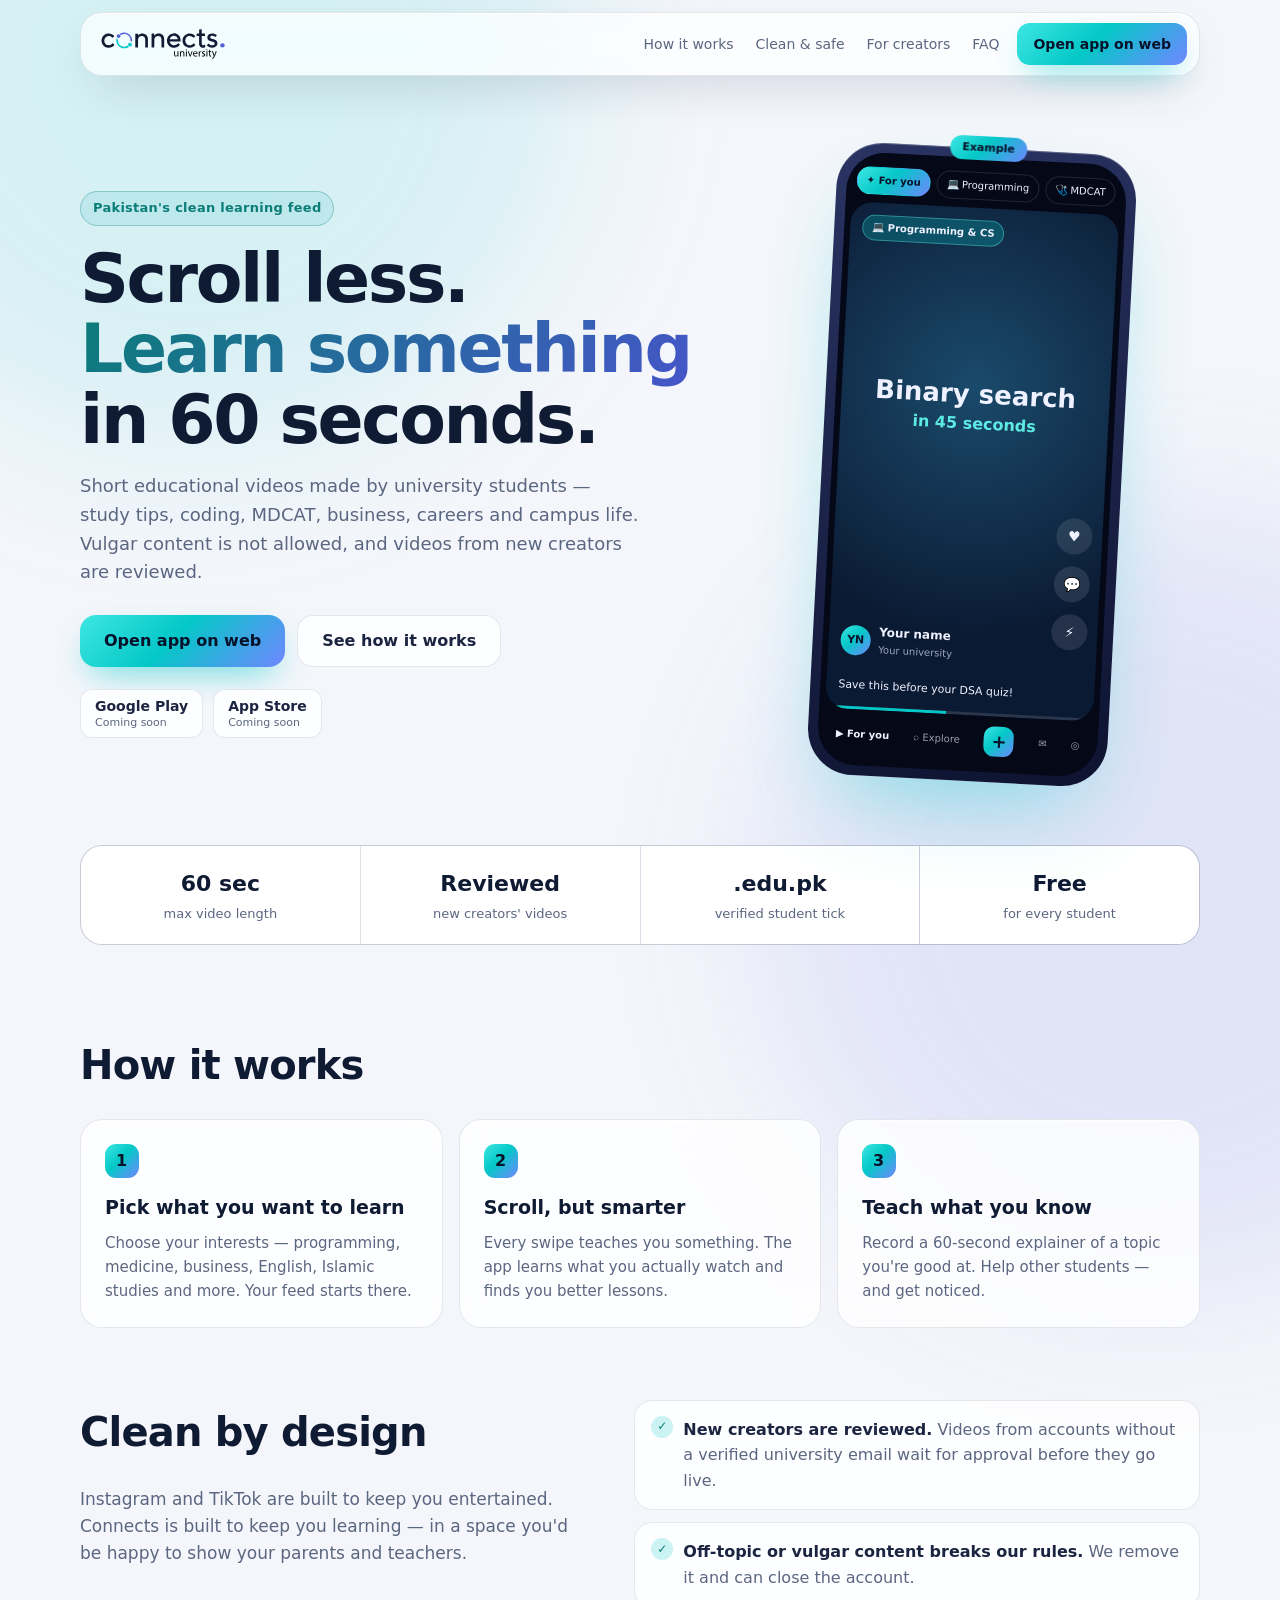
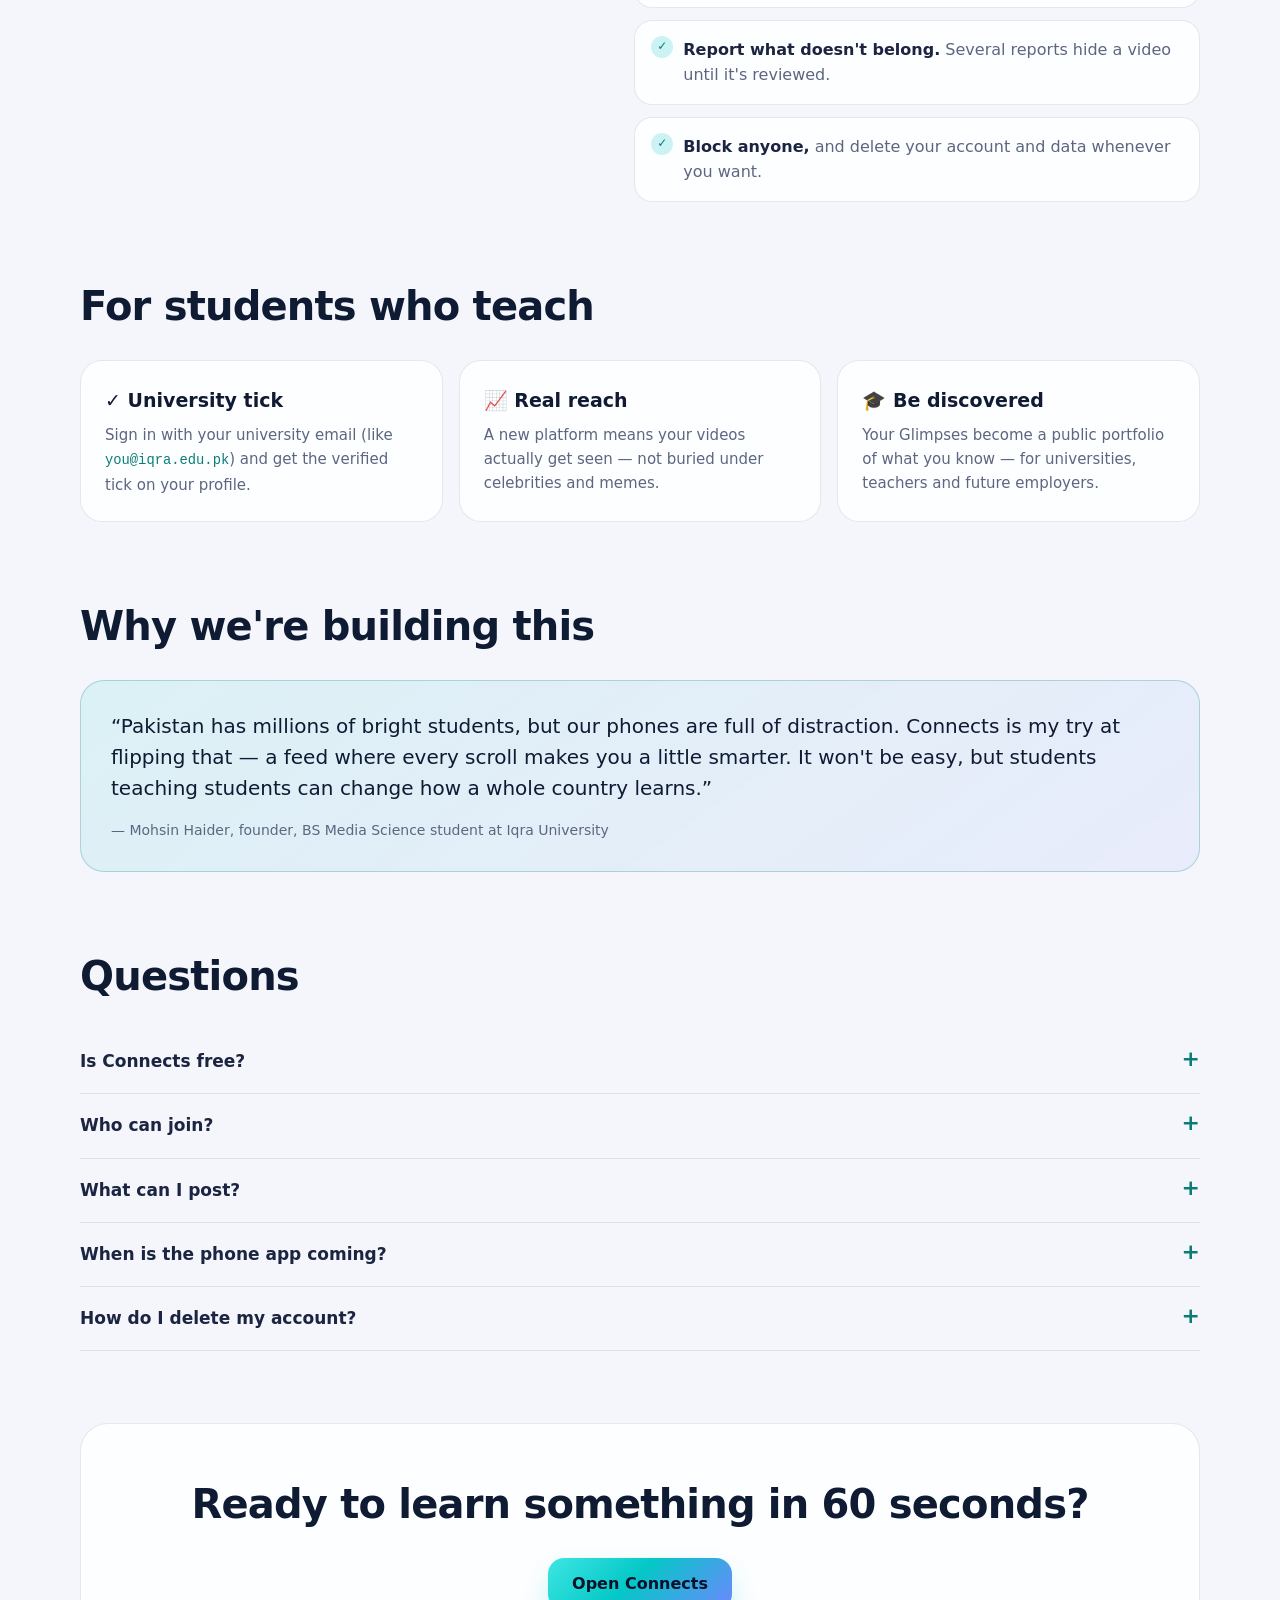
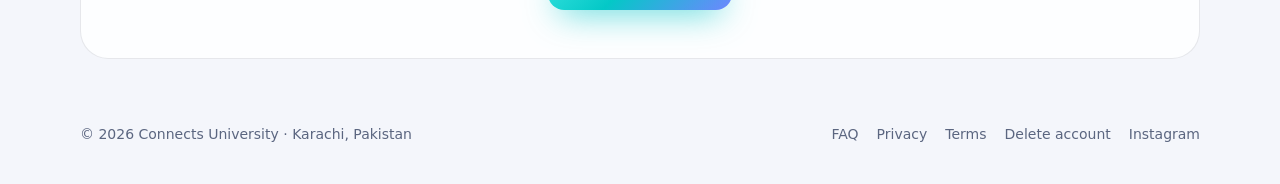
<file: index.html>
<!doctype html>
<html lang="en">
  <head>
    <meta charset="UTF-8" />
    <meta name="viewport" content="width=device-width, initial-scale=1.0, viewport-fit=cover" />
    <meta name="theme-color" content="#f4f6fb" />
    <meta http-equiv="Content-Security-Policy" content="default-src 'self'; base-uri 'self'; object-src 'none'; form-action 'self'; script-src 'self'; style-src 'self' 'unsafe-inline' https://fonts.googleapis.com; font-src 'self' data: https://fonts.gstatic.com; img-src 'self' data:; connect-src 'self'; upgrade-insecure-requests" />
    <title>Connects University — Learn something in 60 seconds</title>
    <meta name="description" content="Connects is Pakistan's clean learning feed: short educational videos made by university students. Vulgar content is not allowed, and new creators are reviewed. Free for every student." />
    <link rel="canonical" href="https://connects.university/" />
    <meta property="og:title" content="Connects University — Learn something in 60 seconds" />
    <meta property="og:description" content="Pakistan's clean learning feed: short educational videos by university students. Free for every student." />
    <meta property="og:url" content="https://connects.university/" />
    <meta property="og:type" content="website" />
    <meta property="og:image" content="https://connects.university/icons/share-image.png" />
    <meta property="og:image:width" content="1200" />
    <meta property="og:image:height" content="630" />
    <meta name="twitter:card" content="summary_large_image" />
    <link rel="icon" type="image/svg+xml" href="/connects-icon.svg" />
    <link rel="manifest" href="/manifest.webmanifest" />
    <link rel="apple-touch-icon" href="/icons/app-icon-180.png" />
    <link rel="preconnect" href="https://fonts.googleapis.com" />
    <link rel="preconnect" href="https://fonts.gstatic.com" crossorigin />
    <link href="https://fonts.googleapis.com/css2?family=Plus+Jakarta+Sans:wght@400;500;600;700;800&display=swap" rel="stylesheet" />
    <link rel="stylesheet" href="/landing.css" />
    <script src="/landing.js"></script>
    <script src="/landing-apk.js" defer></script>
    <script type="application/ld+json">{"@context":"https://schema.org","@type":"Organization","name":"Connects University","url":"https://connects.university/","logo":"https://connects.university/connects-logo-dark.svg","founder":{"@type":"Person","name":"Mohsin Haider Shakeel","url":"https://connects.university/founder.html"}}</script>
  </head>
  <body>
    <div class="aurora" aria-hidden="true"><i></i><i></i></div>

    <header class="nav">
      <a class="brand" href="/" aria-label="Connects University home">
        <img src="/connects-logo-dark.svg" alt="Connects University" width="150" height="40" />
      </a>
      <nav class="nav-links" aria-label="Page sections">
        <a href="#how">How it works</a>
        <a href="#safe">Clean &amp; safe</a>
        <a href="#creators">For creators</a>
        <a href="#faq">FAQ</a>
      </nav>
      <a class="btn btn-primary btn-sm" href="/app/">Open app on web</a>
    </header>

    <main>
      <section class="hero">
        <div class="hero-copy">
          <span class="kicker">Pakistan's clean learning feed</span>
          <h1>Scroll less.<br /><span class="grad">Learn something</span> in 60 seconds.</h1>
          <p class="lead">
            Short educational videos made by university students — study tips, coding, MDCAT,
            business, careers and campus life. Vulgar content is not allowed, and videos from new creators are reviewed.
          </p>
          <div class="cta-row">
            <a class="btn btn-primary" href="/app/">Open app on web</a>
            <a class="btn btn-glass" href="#how">See how it works</a>
          </div>
          <div class="stores" aria-label="Phone apps">
            <span class="store"><b>Google Play</b><small>Coming soon</small></span>
            <span class="store"><b>App Store</b><small>Coming soon</small></span>
          </div>
          <div class="apk" id="apk" hidden>
            <button class="btn btn-primary apk-btn" id="apk-link" type="button">
              <svg width="18" height="18" viewBox="0 0 24 24" fill="none" stroke="currentColor" stroke-width="2.2" stroke-linecap="round" stroke-linejoin="round" aria-hidden="true"><path d="M12 3v12"/><path d="m7 10 5 5 5-5"/><path d="M5 21h14"/></svg>
              <span id="apk-label">Get the app</span>
            </button>
            <small class="apk-meta" id="apk-meta">Free · installs on your home screen</small>
            <details class="apk-help" id="apk-help">
              <summary>How to install</summary>
              <ol id="apk-steps-android">
                <li>Tap <b>Get the app</b> above and allow it.</li>
                <li>If nothing opens: tap the <b>&#8942;</b> menu in Chrome &rarr; <b>Install app</b> (or <b>Add to Home screen</b>).</li>
                <li>Open <b>Connects</b> from your home screen and sign in.</li>
              </ol>
              <ol id="apk-steps-ios" hidden>
                <li>Tap the <b>Share</b> button at the bottom of Safari.</li>
                <li>Choose <b>Add to Home Screen</b> &rarr; <b>Add</b>.</li>
                <li>Open <b>Connects</b> from your home screen and sign in.</li>
              </ol>
              <p>Google Play and App Store versions are coming soon; your account stays the same.</p>
            </details>
          </div>
        </div>

        <div class="phone" aria-hidden="true">
          <span class="phone-example">Example</span>
          <div class="phone-screen">
            <div class="chips"><span class="on">✦ For you</span><span>💻 Programming</span><span>🩺 MDCAT</span></div>
            <div class="reel">
              <span class="tag">💻 Programming &amp; CS</span>
              <div class="reel-title">Binary search<em>in 45 seconds</em></div>
              <div class="reel-side"><i>♥</i><i>💬</i><i>⚡</i></div>
              <div class="reel-who"><span class="av">YN</span><b>Your name</b><small>Your university</small></div>
              <p class="reel-cap">Save this before your DSA quiz!</p>
              <div class="bar"><i></i></div>
            </div>
            <div class="tabbar"><span class="on">▶ For you</span><span>⌕ Explore</span><span class="plus">+</span><span>✉</span><span>◎</span></div>
          </div>
        </div>
      </section>

      <section class="strip" aria-label="What makes Connects different">
        <div><b>60 sec</b><span>max video length</span></div>
        <div><b>Reviewed</b><span>new creators' videos</span></div>
        <div><b>.edu.pk</b><span>verified student tick</span></div>
        <div><b>Free</b><span>for every student</span></div>
      </section>

      <section id="how" class="section">
        <h2>How it works</h2>
        <div class="cards three">
          <article class="card">
            <span class="num">1</span>
            <h3>Pick what you want to learn</h3>
            <p>Choose your interests — programming, medicine, business, English, Islamic studies and more. Your feed starts there.</p>
          </article>
          <article class="card">
            <span class="num">2</span>
            <h3>Scroll, but smarter</h3>
            <p>Every swipe teaches you something. The app learns what you actually watch and finds you better lessons.</p>
          </article>
          <article class="card">
            <span class="num">3</span>
            <h3>Teach what you know</h3>
            <p>Record a 60-second explainer of a topic you're good at. Help other students — and get noticed.</p>
          </article>
        </div>
      </section>

      <section id="safe" class="section split">
        <div>
          <h2>Clean by design</h2>
          <p class="lead small">
            Instagram and TikTok are built to keep you entertained. Connects is built to keep you learning —
            in a space you'd be happy to show your parents and teachers.
          </p>
        </div>
        <ul class="checks">
          <li><b>New creators are reviewed.</b> Videos from accounts without a verified university email wait for approval before they go live.</li>
          <li><b>Off-topic or vulgar content breaks our rules.</b> We remove it and can close the account.</li>
          <li><b>Report what doesn't belong.</b> Several reports hide a video until it's reviewed.</li>
          <li><b>Block anyone,</b> and delete your account and data whenever you want.</li>
        </ul>
      </section>

      <section id="creators" class="section">
        <h2>For students who teach</h2>
        <div class="cards three">
          <article class="card">
            <h3>✓ University tick</h3>
            <p>Sign in with your university email (like <code>you@iqra.edu.pk</code>) and get the verified tick on your profile.</p>
          </article>
          <article class="card">
            <h3>📈 Real reach</h3>
            <p>A new platform means your videos actually get seen — not buried under celebrities and memes.</p>
          </article>
          <article class="card">
            <h3>🎓 Be discovered</h3>
            <p>Your Glimpses become a public portfolio of what you know — for universities, teachers and future employers.</p>
          </article>
        </div>
      </section>

      <section class="section mission">
        <h2>Why we're building this</h2>
        <blockquote>
          “Pakistan has millions of bright students, but our phones are full of distraction.
          Connects is my try at flipping that — a feed where every scroll makes you a little smarter.
          It won't be easy, but students teaching students can change how a whole country learns.”
          <cite>— Mohsin Haider, founder, BS Media Science student at Iqra University</cite>
        </blockquote>
      </section>

      <section id="faq" class="section faq">
        <h2>Questions</h2>
        <details><summary>Is Connects free?</summary><p>Yes. Watching, posting and learning are free for every student.</p></details>
        <details><summary>Who can join?</summary><p>Students across Pakistan aged 16 or older. A university email gives you the verified tick, but any email or Google account can join.</p></details>
        <details><summary>What can I post?</summary><p>Anything that helps students learn: explainers, study and exam tips, skills, careers, internships and clean campus life. Videos up to 60 seconds.</p></details>
        <details><summary>When is the phone app coming?</summary><p>Android and iPhone apps are in testing. Until then, use the full app on the web — it works on your phone's browser too.</p></details>
        <details><summary>How do I delete my account?</summary><p>Inside the app: Profile → Delete account. Or read <a href="/delete-account.html">how account deletion works</a>.</p></details>
      </section>

      <section class="final">
        <h2>Ready to learn something in 60 seconds?</h2>
        <a class="btn btn-primary" href="/app/">Open Connects</a>
      </section>
    </main>

    <footer class="footer">
      <span>© 2026 Connects University · Karachi, Pakistan</span>
      <nav aria-label="Legal">
        <a href="/faq.html">FAQ</a>
        <a href="/privacy.html">Privacy</a>
        <a href="/terms.html">Terms</a>
        <a href="/delete-account.html">Delete account</a>
        <a href="https://www.instagram.com/connects.university/" rel="noopener">Instagram</a>
      </nav>
    </footer>
  </body>
</html>
</file>
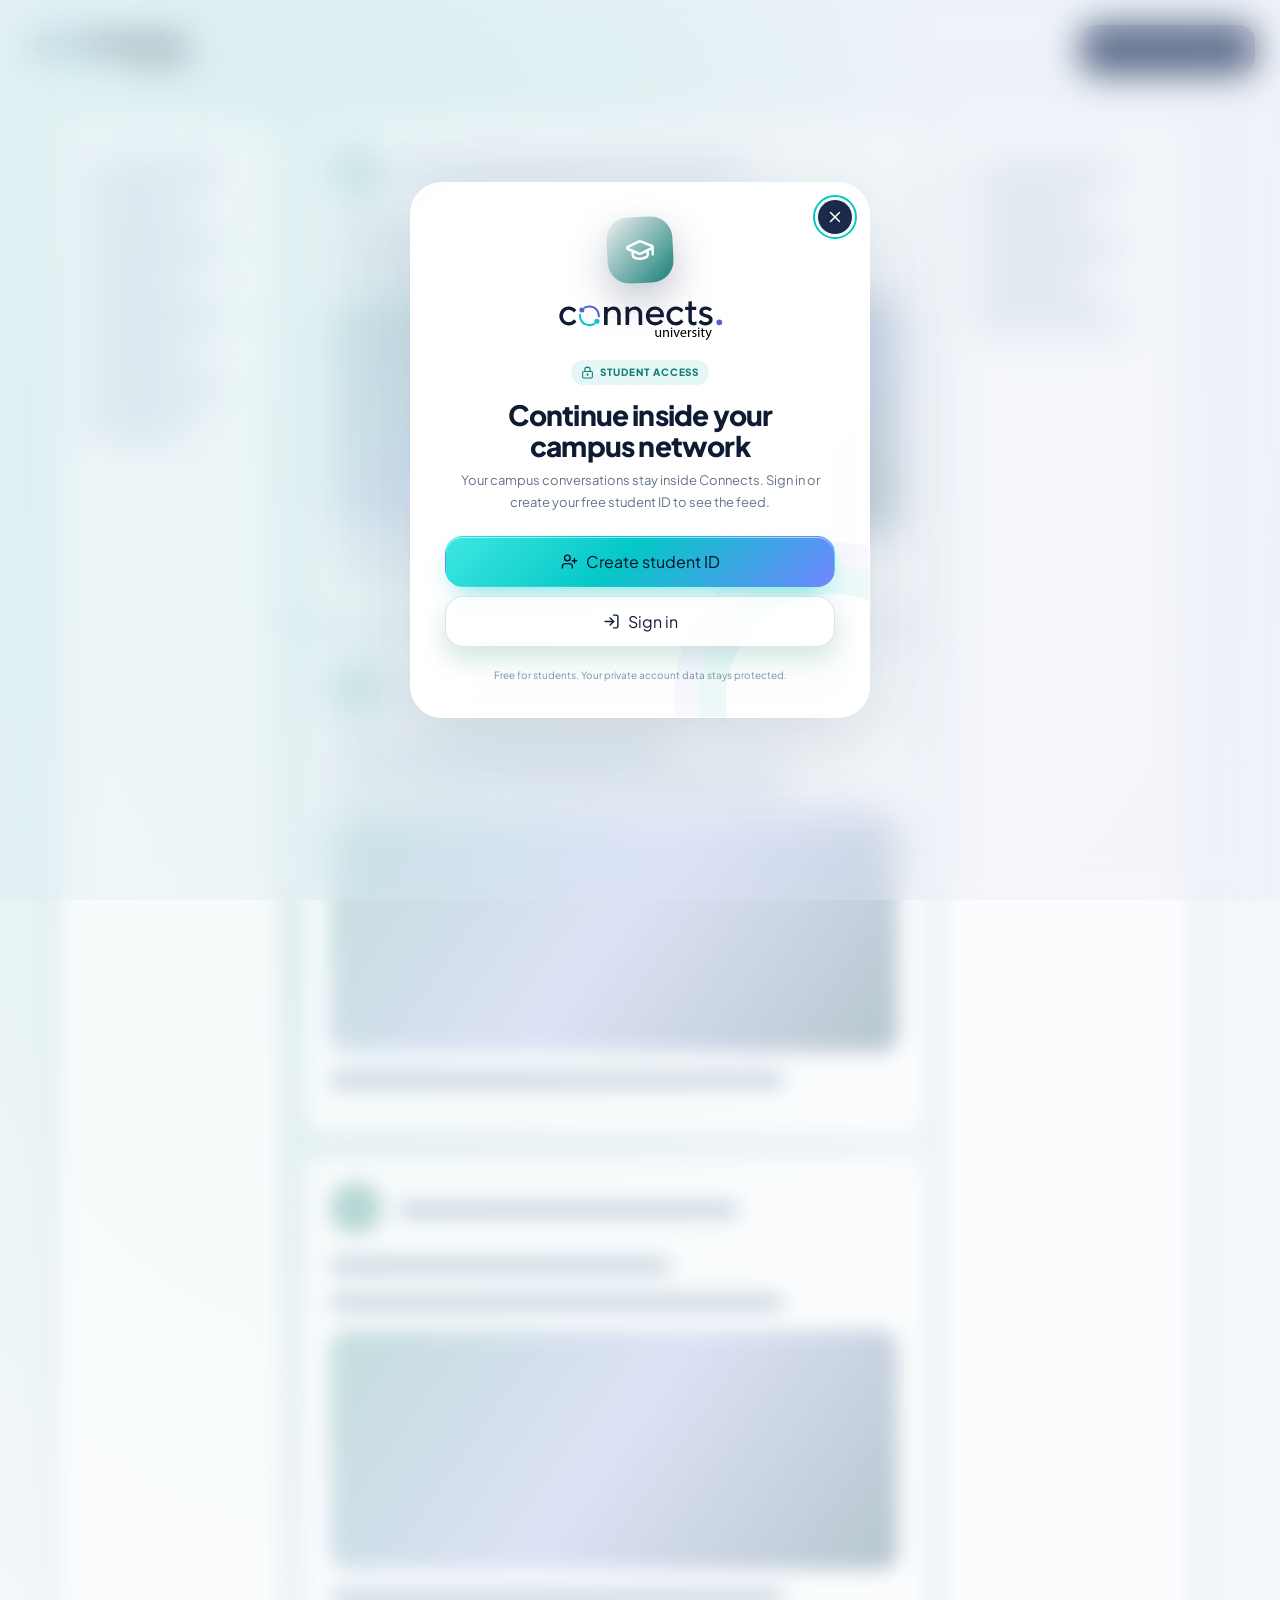
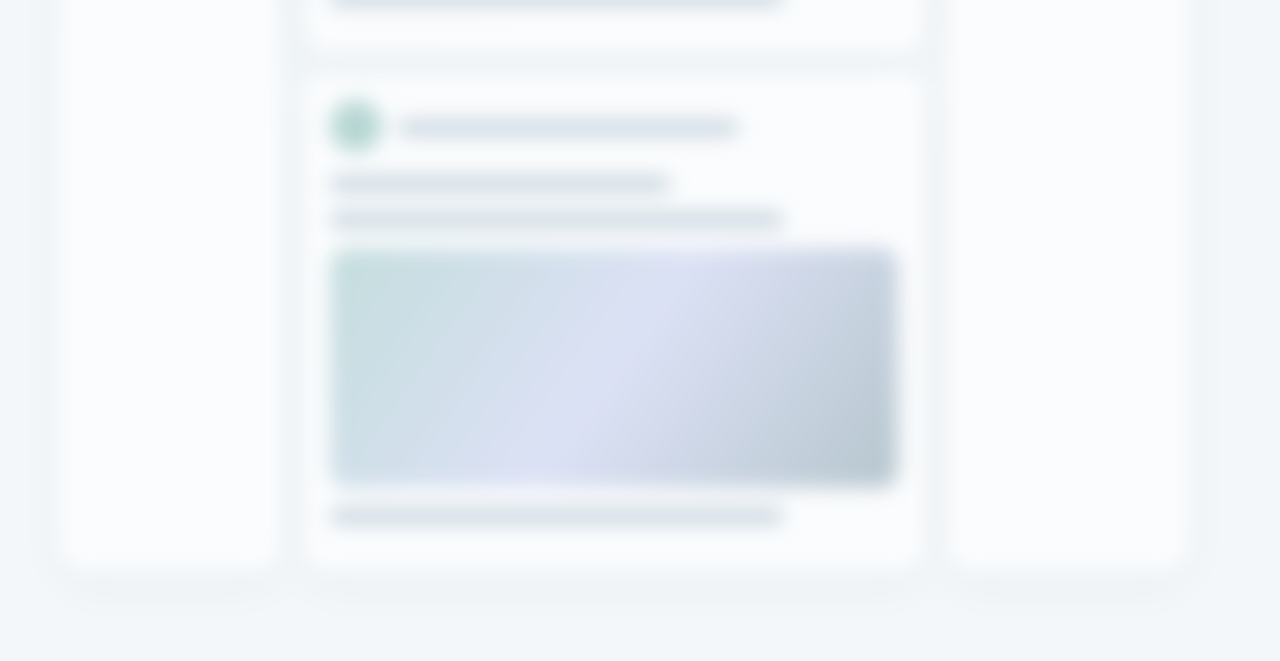
<file: app/index.html>
<!doctype html>
<html lang="en">
  <head>
    <meta charset="UTF-8" />
    <meta name="viewport" content="width=device-width, initial-scale=1.0, viewport-fit=cover" />
    <meta name="theme-color" content="#f4f6fb" />
    <meta name="description" content="Connects University is Pakistan's clean learning feed: short educational videos made by university students, plus campus community, Study Vault and Freelance. Free for every student." />
    <meta http-equiv="Content-Security-Policy" content="default-src 'self'; base-uri 'self'; object-src 'none'; form-action 'self'; script-src 'self' https://challenges.cloudflare.com 'sha256-Qj+hzBf1pVnDikHfz5MEUBC58TeFYwtO6Jq3TD0cAFQ='; style-src 'self' 'unsafe-inline' https://fonts.googleapis.com; font-src 'self' data: https://fonts.gstatic.com; img-src 'self' data: blob: https://*.supabase.co https://media.connects.university; media-src 'self' blob: https://*.supabase.co https://media.connects.university; connect-src 'self' https://challenges.cloudflare.com https://*.supabase.co wss://*.supabase.co https://media.connects.university; worker-src 'self' blob:; frame-src 'self' https://challenges.cloudflare.com; upgrade-insecure-requests" />
    <link rel="canonical" href="https://connects.university/app/" />
    <meta property="og:title" content="Connects University — Learn something in 60 seconds" />
    <meta property="og:description" content="Pakistan's clean learning feed: short educational videos by university students. Free for every student." />
    <meta property="og:url" content="https://connects.university/app/" />
    <meta property="og:type" content="website" />
    <meta property="og:image" content="https://connects.university/icons/share-image.png" />
    <meta property="og:image:width" content="1200" />
    <meta property="og:image:height" content="630" />
    <link rel="icon" type="image/svg+xml" href="/connects-icon.svg" />
    <link rel="manifest" href="/manifest.webmanifest" />
    <link rel="apple-touch-icon" href="/icons/app-icon-180.png" />
    <title>Connects University — App</title>
    <script type="application/ld+json">{"@context":"https://schema.org","@type":"Organization","name":"Connects University","url":"https://connects.university/","logo":"https://connects.university/connects-logo-dark.svg","founder":{"@type":"Person","name":"Mohsin Haider Shakeel","url":"https://connects.university/founder.html"}}</script>
    <style>html{background:#f4f6fb}html[data-theme=dark]{background:#0b1026}</style>
    <script src="/theme-boot.js"></script>
    <script src="/route-restore.js"></script>
    <script type="module" crossorigin src="/assets/app-D_H9BqYx.js"></script>
    <link rel="modulepreload" crossorigin href="/assets/dist-62TeNfsI.js">
    <link rel="stylesheet" crossorigin href="/assets/app-CZO59r1g.css">
  </head>
  <body>
    <div id="root"></div>
  </body>
</html>
</file>
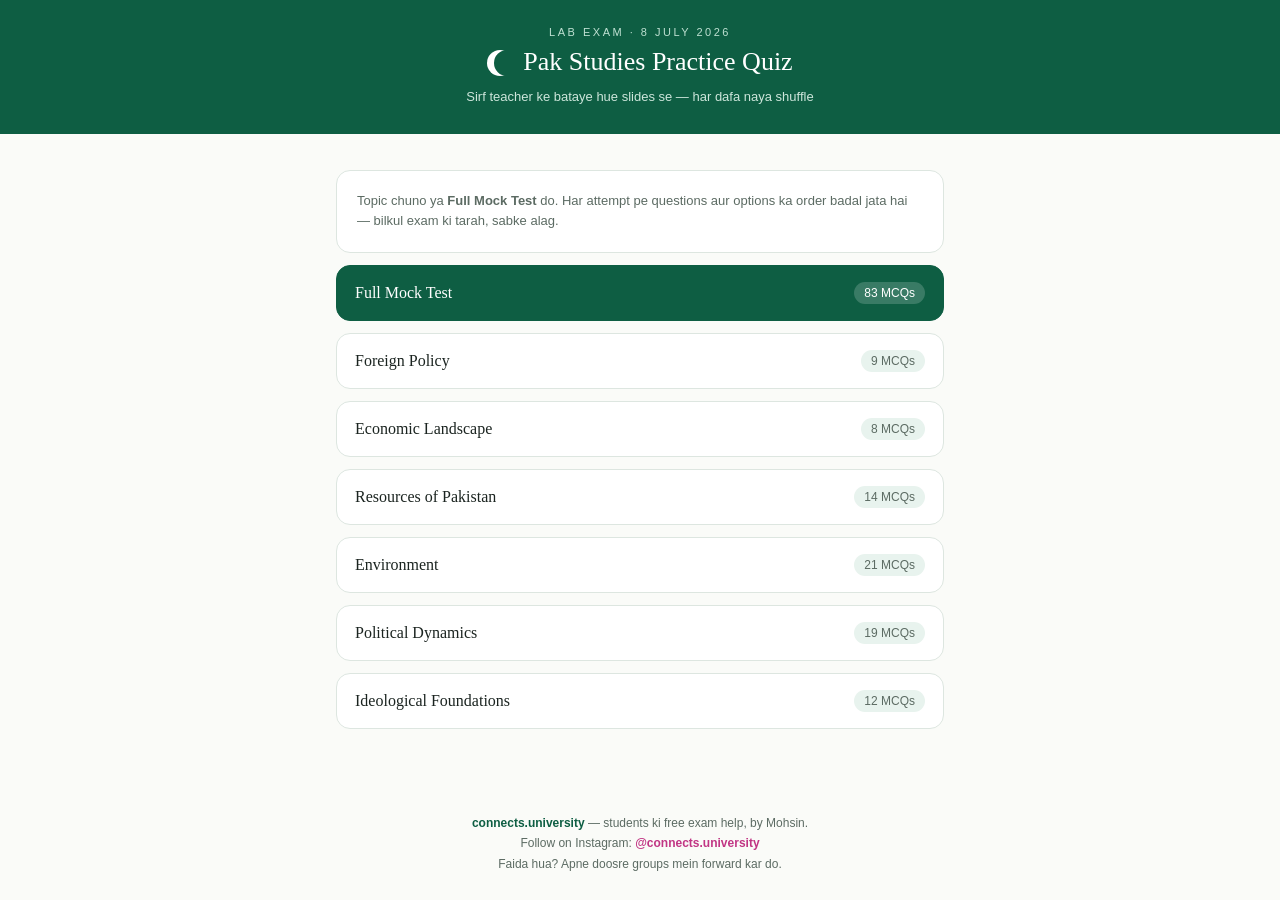
<file: quiz/index.html>
<!DOCTYPE html>
<html lang="en">
<head>
  <!-- Google tag (gtag.js) -->
<script async src="https://www.googletagmanager.com/gtag/js?id=G-NQS6DD3XJQ"></script>
<script>
  window.dataLayer = window.dataLayer || [];
  function gtag(){dataLayer.push(arguments);}
  gtag('js', new Date());

  gtag('config', 'G-NQS6DD3XJQ');
</script>
<meta charset="UTF-8">
<meta name="viewport" content="width=device-width, initial-scale=1.0">
<title>Pak Studies Lab Exam Practice — MCQ Quiz</title>
<style>
  :root{
    --green:#0E5E43; --green-dark:#083D2C; --green-light:#E8F3EE;
    --ink:#1B2420; --muted:#5C6B63; --paper:#FAFBF8; --card:#FFFFFF;
    --gold:#C99A2E; --red:#B3402E; --red-light:#FBEDEA; --ok-light:#E4F4E9; --ok:#1F7A3D;
    --border:#DDE6E0; --radius:14px;
  }
  *{margin:0;padding:0;box-sizing:border-box;-webkit-tap-highlight-color:transparent}
  body{font-family:Georgia,'Times New Roman',serif;background:var(--paper);color:var(--ink);min-height:100vh}
  .sans{font-family:-apple-system,'Segoe UI',Roboto,Arial,sans-serif}
  .wrap{max-width:640px;margin:0 auto;padding:20px 16px 60px}
  header{background:var(--green);color:#fff;padding:26px 16px 30px;text-align:center}
  header .eyebrow{font-family:-apple-system,'Segoe UI',Roboto,Arial,sans-serif;font-size:11px;letter-spacing:2.5px;text-transform:uppercase;color:#BFE0D2;margin-bottom:8px}
  header h1{font-size:26px;font-weight:normal;line-height:1.25}
  header .sub{font-family:-apple-system,'Segoe UI',Roboto,Arial,sans-serif;font-size:13px;color:#CDE6DB;margin-top:10px}
  .crescent{display:inline-block;width:26px;height:26px;border-radius:50%;box-shadow:7px 0 0 0 #fff inset;vertical-align:-6px;margin-right:10px}

  .card{background:var(--card);border:1px solid var(--border);border-radius:var(--radius);padding:20px;margin-top:16px}
  .topic-btn{display:flex;align-items:center;justify-content:space-between;width:100%;background:var(--card);border:1px solid var(--border);border-radius:var(--radius);padding:16px 18px;margin-top:12px;cursor:pointer;text-align:left;font-family:inherit;font-size:16px;color:var(--ink);transition:border-color .15s, transform .1s}
  .topic-btn:hover{border-color:var(--green)}
  .topic-btn:active{transform:scale(.985)}
  .topic-btn .count{font-family:-apple-system,'Segoe UI',Roboto,Arial,sans-serif;font-size:12px;color:var(--muted);background:var(--green-light);padding:4px 10px;border-radius:20px;white-space:nowrap;margin-left:12px}
  .topic-btn.mock{background:var(--green);color:#fff;border-color:var(--green)}
  .topic-btn.mock .count{background:rgba(255,255,255,.18);color:#fff}
  .note{font-family:-apple-system,'Segoe UI',Roboto,Arial,sans-serif;font-size:13px;color:var(--muted);line-height:1.6;margin-top:14px;text-align:center}

  .progress-row{display:flex;align-items:center;justify-content:space-between;font-family:-apple-system,'Segoe UI',Roboto,Arial,sans-serif;font-size:13px;color:var(--muted);margin-top:18px}
  .bar{height:6px;background:var(--border);border-radius:3px;margin-top:8px;overflow:hidden}
  .bar > div{height:100%;background:var(--green);border-radius:3px;transition:width .3s}
  .topic-tag{display:inline-block;font-family:-apple-system,'Segoe UI',Roboto,Arial,sans-serif;font-size:11px;letter-spacing:1.2px;text-transform:uppercase;color:var(--green);background:var(--green-light);padding:5px 12px;border-radius:20px;margin-bottom:14px}
  .question{font-size:19px;line-height:1.5;margin-bottom:18px}
  .opt{display:block;width:100%;text-align:left;background:var(--card);border:1.5px solid var(--border);border-radius:12px;padding:14px 16px;margin-top:10px;cursor:pointer;font-family:inherit;font-size:16px;line-height:1.45;color:var(--ink);transition:border-color .15s,background .15s}
  .opt:hover{border-color:var(--green)}
  .opt.correct{background:var(--ok-light);border-color:var(--ok);color:var(--ok)}
  .opt.wrong{background:var(--red-light);border-color:var(--red);color:var(--red)}
  .opt:disabled{cursor:default}
  .explain{font-family:-apple-system,'Segoe UI',Roboto,Arial,sans-serif;font-size:14px;line-height:1.65;background:var(--green-light);border-radius:12px;padding:14px 16px;margin-top:16px;color:var(--green-dark)}
  .explain b{color:var(--green)}
  .next-btn,.primary-btn{display:block;width:100%;background:var(--green);color:#fff;border:none;border-radius:12px;padding:15px;font-family:-apple-system,'Segoe UI',Roboto,Arial,sans-serif;font-size:16px;font-weight:600;cursor:pointer;margin-top:18px;transition:background .15s}
  .next-btn:hover,.primary-btn:hover{background:var(--green-dark)}
  .ghost-btn{display:block;width:100%;background:transparent;color:var(--green);border:1.5px solid var(--green);border-radius:12px;padding:13px;font-family:-apple-system,'Segoe UI',Roboto,Arial,sans-serif;font-size:15px;font-weight:600;cursor:pointer;margin-top:12px}
  .insta-btn{display:block;width:100%;background:#C13584;color:#fff;border:none;border-radius:12px;padding:15px;font-family:-apple-system,'Segoe UI',Roboto,Arial,sans-serif;font-size:16px;font-weight:600;cursor:pointer;margin-top:12px;text-align:center;text-decoration:none}
  .insta-note{font-family:-apple-system,'Segoe UI',Roboto,Arial,sans-serif;font-size:13.5px;line-height:1.65;color:var(--muted);background:var(--card);border:1px solid var(--border);border-radius:12px;padding:14px 16px;margin-top:14px;text-align:center}
  .insta-note b{color:#C13584}

  .score-big{font-size:56px;text-align:center;color:var(--green);margin:10px 0 4px}
  .score-label{font-family:-apple-system,'Segoe UI',Roboto,Arial,sans-serif;text-align:center;color:var(--muted);font-size:14px}
  .verdict{text-align:center;font-size:19px;margin-top:14px;line-height:1.5}
  .hidden{display:none}
  footer{text-align:center;font-family:-apple-system,'Segoe UI',Roboto,Arial,sans-serif;font-size:12px;color:var(--muted);padding:24px 16px;line-height:1.7}
  footer b{color:var(--green)}
</style>
</head>
<body>

<header>
  <div class="eyebrow">Lab Exam &middot; 8 July 2026</div>
  <h1><span class="crescent"></span>Pak Studies Practice Quiz</h1>
  <div class="sub">Sirf teacher ke bataye hue slides se &mdash; har dafa naya shuffle</div>
</header>

<div class="wrap">

  <!-- HOME SCREEN -->
  <div id="home">
    <div class="card">
      <div class="note" style="margin-top:0;text-align:left">Topic chuno ya <b>Full Mock Test</b> do. Har attempt pe questions aur options ka order badal jata hai &mdash; bilkul exam ki tarah, sabke alag.</div>
    </div>
    <button class="topic-btn mock" onclick="startQuiz('all')">Full Mock Test <span class="count" id="cnt-all"></span></button>
    <div id="topic-list"></div>
  </div>

  <!-- QUIZ SCREEN -->
  <div id="quiz" class="hidden">
    <div class="progress-row"><span id="qnum"></span><span id="live-score"></span></div>
    <div class="bar"><div id="bar-fill" style="width:0%"></div></div>
    <div class="card">
      <span class="topic-tag" id="q-topic"></span>
      <div class="question" id="q-text"></div>
      <div id="opts"></div>
      <div class="explain hidden" id="explain"></div>
      <button class="next-btn hidden" id="next-btn" onclick="nextQ()">Next question</button>
    </div>
    <button class="ghost-btn" onclick="goHome()">Quit &amp; go home</button>
  </div>

  <!-- RESULT SCREEN -->
  <div id="result" class="hidden">
    <div class="card">
      <div class="score-label sans">Your score</div>
      <div class="score-big" id="final-score"></div>
      <div class="score-label sans" id="final-pct"></div>
      <div class="verdict" id="verdict"></div>
    </div>
    <button class="primary-btn" onclick="retry()">Try again (new shuffle)</button>
    <a class="insta-btn" href="https://instagram.com/connects.university" target="_blank" rel="noopener">Follow @connects.university on Instagram</a>
    <div class="insta-note">Agla exam aa raha hai? <b>@connects.university</b> pe message kar dena — chahay mai apki class mai na hoon, apke liye bhi aisa hi free practice quiz bana dunga.</div>
    <button class="ghost-btn" onclick="goHome()">Back to topics</button>
  </div>

</div>

<footer>
  <b>connects.university</b> &mdash; students ki free exam help, by Mohsin.<br>
  Follow on Instagram: <a href="https://instagram.com/connects.university" target="_blank" rel="noopener" style="color:#C13584;font-weight:600;text-decoration:none">@connects.university</a><br>
  Faida hua? Apne doosre groups mein forward kar do.
</footer>

<script>
const QUESTIONS = [

/* ============ FOREIGN POLICY (Slides 2, 5, 9) ============ */
{t:"Foreign Policy",q:"Foreign policy refers to the principles, strategies, and actions adopted by a state in its relations with:",o:["Its own provinces only","Other countries and international organizations","Private companies","Local governments"],a:1,e:"Slide 2: Foreign policy = principles, strategies, and actions adopted by a state in its relations with other countries and international organizations."},
{t:"Foreign Policy",q:"Which of the following is a key objective of foreign policy?",o:["Protect national sovereignty and territorial integrity","Control provincial budgets","Manage local elections","Regulate city traffic"],a:0,e:"Slide 2 lists key objectives: protect sovereignty, promote economic development, maintain security, build friendly relations, enhance prestige."},
{t:"Foreign Policy",q:"Which of these is one of Pakistan's foreign policy principles?",o:["Interference in other states","Peaceful coexistence","Isolation from the world","Territorial expansion"],a:1,e:"Slide 2: Pakistan's principles include sovereignty, peaceful coexistence, mutual respect, support for self-determination, and promotion of peace."},
{t:"Foreign Policy",q:"According to the slides, which is one of the most effective instruments (tools) of foreign policy?",o:["Sports","Trade","Tourism","Fashion"],a:1,e:"Slide 5: Trade is one of the most effective instruments of foreign policy — it strengthens economic ties and creates interdependence."},
{t:"Foreign Policy",q:"Which of the following is NOT listed among Pakistan's major trade partners?",o:["China","Saudi Arabia","Brazil","United Arab Emirates"],a:2,e:"Slide 5 lists China, United States, Saudi Arabia, UAE, and Turkey as Pakistan's trade partners. Brazil is not in the list."},
{t:"Foreign Policy",q:"CPEC (China-Pakistan Economic Corridor) is given as an example of which foreign policy tool?",o:["Defense","Education","Trade","Alliances"],a:2,e:"Slide 5 (Trade section): CPEC has strengthened economic cooperation between Pakistan and China."},
{t:"Foreign Policy",q:"Which of these is an economic constraint challenge in Pakistan's foreign policy?",o:["Excess exports","Trade deficits and external debt","Too much foreign investment","Budget surplus"],a:1,e:"Slide 9: Economic constraints include trade deficits, external debt, and dependence on foreign investment."},
{t:"Foreign Policy",q:"Under 'Regional Security Issues,' the slides mention:",o:["Tensions with neighboring countries and border management challenges","Space exploration disputes","Trade route monopolies","Currency wars"],a:0,e:"Slide 9: Regional security issues = tensions with neighboring countries and border management challenges."},
{t:"Foreign Policy",q:"Why does terrorism and extremism pose a challenge to Pakistan's foreign policy?",o:["It increases exports","Security concerns affect international perception","It improves tourism","It strengthens alliances automatically"],a:1,e:"Slide 9: Security concerns affect international perception; continued counter-terrorism cooperation is needed."},

/* ============ ECONOMIC LANDSCAPE (Slides 2-3) ============ */
{t:"Economic Landscape",q:"GDP (Gross Domestic Product) is the total monetary value of all goods and services produced:",o:["By a country's citizens anywhere in the world","Within a country's borders over a specific time period","Only by government companies","Only for export purposes"],a:1,e:"Slide 2: GDP = total monetary value of all goods and services produced within a country's borders over a specific time period."},
{t:"Economic Landscape",q:"GDP is usually measured over which time period?",o:["A day or a week","A year or a quarter","A decade only","Every month only"],a:1,e:"Slide 2: usually a year or a quarter."},
{t:"Economic Landscape",q:"Which of the following is a reason why GDP matters?",o:["It decides election results","It compares the economic performance of countries","It sets religious laws","It controls the weather"],a:1,e:"Slide 2: GDP is used to compare economic performance, helps plan policy (interest rates, budgets), and indicates standard of living."},
{t:"Economic Landscape",q:"Which measure especially indicates the standard of living?",o:["Total exports","GDP per capita","Foreign reserves","Tax rate"],a:1,e:"Slide 2: GDP indicates the standard of living — especially GDP per capita."},
{t:"Economic Landscape",q:"GNP (Gross National Product) counts production by a country's citizens and businesses:",o:["Only inside the country","No matter where they are in the world","Only in neighboring countries","Only in factories"],a:1,e:"Slide 3: GNP = total value of goods/services produced by citizens and businesses of a country, no matter where they are in the world."},
{t:"Economic Landscape",q:"A Pakistani engineer working in Saudi Arabia sends money home. This money is part of Pakistan's:",o:["GDP only","GNP","Neither GDP nor GNP","Foreign debt"],a:1,e:"Slide 3's exact example: money sent home by a Pakistani engineer in Saudi Arabia is part of Pakistan's GNP."},
{t:"Economic Landscape",q:"A foreign company making profits in Pakistan — that money is:",o:["Part of Pakistan's GNP but not GDP","Part of Pakistan's GDP but NOT GNP","Part of both GDP and GNP","Part of neither"],a:1,e:"Slide 3: foreign company profits in Pakistan are NOT part of Pakistan's GNP, but they ARE part of GDP."},
{t:"Economic Landscape",q:"Which term is officially used by the IMF and World Bank?",o:["Gross National Income (GNI)","Gross Happiness Index","Net Trade Value","National Savings Rate"],a:0,e:"Slide 3: Gross National Income (GNI) is officially used by the IMF and World Bank."},

/* ============ RESOURCES OF PAKISTAN (Slides 4, 7, 9, 10) ============ */
{t:"Resources of Pakistan",q:"The Gharo–Jhimpir wind corridor is located in which province?",o:["Punjab","Sindh","Khyber Pakhtunkhwa","Gilgit-Baltistan"],a:1,e:"Slide 4: Wind energy regions — Sindh (particularly the Gharo–Jhimpir Corridor) and the Balochistan coast."},
{t:"Resources of Pakistan",q:"The Gharo–Jhimpir wind corridor has a potential of over:",o:["5,000 MW","20,000 MW","50,000 MW","100,000 MW"],a:2,e:"Slide 4: The Gharo–Jhimpir wind corridor has a potential of over 50,000 MW."},
{t:"Resources of Pakistan",q:"Which rivers are harnessed for hydroelectric power in Pakistan?",o:["Nile, Amazon, Ganges","Indus, Jhelum, and Chenab","Tigris and Euphrates","Kabul and Swat only"],a:1,e:"Slide 4: Major rivers like the Indus, Jhelum, and Chenab are harnessed (e.g., Tarbela, Mangla, Neelum-Jhelum dams)."},
{t:"Resources of Pakistan",q:"Which of these is a major hydropower dam mentioned in the slides?",o:["Hoover Dam","Tarbela Dam","Aswan Dam","Three Gorges Dam"],a:1,e:"Slide 4 mentions Tarbela, Mangla, and Neelum-Jhelum dams."},
{t:"Resources of Pakistan",q:"The Thar coalfields are located in which province and contain which type of coal?",o:["Punjab — anthracite","Sindh — lignite","Balochistan — bituminous","KP — peat"],a:1,e:"Slide 7: Coal — Thar Desert (Sindh), Thar coalfields (lignite) — one of the largest lignite reserves in the world."},
{t:"Resources of Pakistan",q:"The famous Sui gas field is located in:",o:["Sindh","Punjab","Balochistan","Gilgit-Baltistan"],a:2,e:"Slide 7: Fields — Sui (Balochistan), Mari and Qadirpur (Sindh), and Karak/Kohat (KP)."},
{t:"Resources of Pakistan",q:"Mari and Qadirpur gas fields are located in:",o:["Sindh","Balochistan","KP","Azad Kashmir"],a:0,e:"Slide 7: Mari and Qadirpur are in Sindh."},
{t:"Resources of Pakistan",q:"The Khewra Salt Mine — the world's second-largest — is located in:",o:["Sindh","Punjab","Balochistan","KP"],a:1,e:"Slide 9: Salt — Punjab (Khewra Salt Mine — world's second-largest)."},
{t:"Resources of Pakistan",q:"Reko Diq in the Chagai district (Balochistan) is famous for which minerals?",o:["Salt and gypsum","Copper and gold","Coal and iron","Marble and limestone"],a:1,e:"Slide 9: Copper and Gold — Balochistan (Reko Diq in Chagai district)."},
{t:"Resources of Pakistan",q:"As of 2025, Pakistan's total installed nuclear capacity is approximately:",o:["~1,000 MW","~3,530 MW","~8,800 MW","~50,000 MW"],a:1,e:"Slide 10: Total installed capacity (as of 2025) is ~3,530 MW."},
{t:"Resources of Pakistan",q:"Nuclear energy contributes around what share of Pakistan's total electricity generation?",o:["2–3%","10–12%","25–30%","50%"],a:1,e:"Slide 10: Nuclear energy contributes around 10–12% of total electricity generation."},
{t:"Resources of Pakistan",q:"PAEC aims to produce how much nuclear power by 2030?",o:["3,530 MW","5,000 MW","8,800 MW","12,000 MW"],a:2,e:"Slide 10: PAEC aims to produce 8,800 MW of nuclear power by 2030."},
{t:"Resources of Pakistan",q:"Which of the following is an advantage of nuclear energy according to the slides?",o:["High greenhouse gas emissions","Low greenhouse gas emissions","Cheap plant construction","Unlimited uranium in Pakistan"],a:1,e:"Slide 10: Advantages — low greenhouse gas emissions, stable continuous power, reduces dependence on fossil fuel imports."},
{t:"Resources of Pakistan",q:"Which of these is a CHALLENGE of nuclear energy mentioned in the slides?",o:["Too much rainfall","High capital cost of nuclear plants","Excess domestic uranium","Low public interest in electricity"],a:1,e:"Slide 10: Challenges — high capital cost, waste management/safety concerns, public perception, limited domestic uranium."},

/* ============ ENVIRONMENT (Slides 3, 5-12) ============ */
{t:"Environment",q:"Which of the following are major landform types of Pakistan shown in the slides?",o:["Mountains, plateaus, plains, valleys, deserts","Islands, volcanoes, glaciers only","Forests and swamps only","Tundra and savanna"],a:0,e:"Slide 3 shows Pakistan's landforms: Mountains, Plateau, Plains, Valley, Deserts."},
{t:"Environment",q:"The Potohar Plateau is located in:",o:["Southern Sindh","Northern Punjab","Central Balochistan","Coastal Makran"],a:1,e:"Slide 5: Potohar Plateau — located in northern Punjab, lies between the Indus and Jhelum rivers, contains the Salt Range."},
{t:"Environment",q:"The Potohar Plateau lies between which two rivers?",o:["Ravi and Sutlej","Indus and Jhelum","Chenab and Ravi","Kabul and Indus"],a:1,e:"Slide 5: It lies between the Indus and Jhelum rivers."},
{t:"Environment",q:"Which plateau is characterized by rugged terrain, dry climate, and rich mineral resources?",o:["Potohar Plateau","Baluchistan Plateau","Deccan Plateau","Tibetan Plateau"],a:1,e:"Slide 5: Baluchistan Plateau — rugged terrain, dry climate, rich in mineral resources."},
{t:"Environment",q:"The Indus Plain was formed by:",o:["Volcanic eruptions","Deposition of fertile alluvial soil by the Indus river and its tributaries","Wind erosion only","Earthquakes"],a:1,e:"Slide 6: The plain was formed by deposition of fertile alluvial soil brought by the Indus river and its tributaries."},
{t:"Environment",q:"The Upper Indus Plain is located mainly in ______ and the Lower Indus Plain in ______.",o:["Sindh; Punjab","Punjab; Sindh","KP; Balochistan","Balochistan; Punjab"],a:1,e:"Slide 6: Upper Indus Plain — mainly Punjab (highly fertile, densely populated). Lower Indus Plain — Sindh, extends towards the Arabian Sea."},
{t:"Environment",q:"The Indus Plain is called the agricultural heartland of Pakistan because it produces:",o:["Tea and coffee","Wheat, rice, cotton, and sugarcane","Rubber and palm oil","Olives and grapes only"],a:1,e:"Slide 6: It produces wheat, rice, cotton, and sugarcane and supports major cities and industries."},
{t:"Environment",q:"The largest desert in Pakistan is:",o:["Cholistan Desert","Thal Desert","Thar Desert","Kharan Desert"],a:2,e:"Slide 7: Thar Desert — located in Sindh, largest desert in Pakistan."},
{t:"Environment",q:"The Cholistan Desert is located in:",o:["Central Punjab","Southern Punjab","Sindh","Balochistan"],a:1,e:"Slide 7: Cholistan — southern Punjab. (Thal — central Punjab, Kharan — Baluchistan.)"},
{t:"Environment",q:"The Kharan Desert is located in:",o:["Punjab","Sindh","Baluchistan","KP"],a:2,e:"Slide 7: Kharan Desert — located in Baluchistan."},
{t:"Environment",q:"Pakistan's coastline along the Arabian Sea is about:",o:["500 km","1,000 km","2,500 km","100 km"],a:1,e:"Slide 8: Pakistan has a coastline of about 1,000 kilometers along the Arabian Sea."},
{t:"Environment",q:"Which of the following is NOT one of Pakistan's important ports?",o:["Port of Karachi","Port Qasim","Gwadar Port","Chabahar Port"],a:3,e:"Slide 8 lists Port of Karachi, Port Qasim, and Gwadar Port. Chabahar is in Iran."},
{t:"Environment",q:"Climate refers to:",o:["Daily weather changes","The average weather conditions of a place over a long period of time","Only rainfall patterns","Only temperature of one day"],a:1,e:"Slide 9: Climate = average weather conditions of a place over a long period of time."},
{t:"Environment",q:"Pakistan can be divided into how many major climate zones?",o:["Two","Three","Four","Six"],a:2,e:"Slide 10: Pakistan can be divided into four major climate zones."},
{t:"Environment",q:"Mountain climate (long cold winters, heavy snowfall) is found in:",o:["Sindh and southern Punjab","Gilgit-Baltistan and northern Khyber Pakhtunkhwa","Coastal Makran","Cholistan region"],a:1,e:"Slide 10: Mountain climate — Gilgit-Baltistan and northern KP. Examples: Hunza, Skardu, Chitral."},
{t:"Environment",q:"Hunza, Skardu, and Chitral are examples of which climate zone?",o:["Coastal climate","Arid climate","Mountain climate","Moderate climate"],a:2,e:"Slide 10: Examples of Mountain Climate (Northern Areas): Hunza, Skardu, Chitral."},
{t:"Environment",q:"The arid and semi-arid climate zone covers:",o:["Only Gilgit-Baltistan","Most of Balochistan, southern Punjab, and Sindh","Only the coastal belt","Upper Punjab only"],a:1,e:"Slide 10: Arid/semi-arid — most of Balochistan, southern Punjab, and Sindh; includes Thar, Cholistan, Kharan deserts."},
{t:"Environment",q:"Moderate climate — suitable for agriculture and settlement — is found in:",o:["Thar Desert","Potohar Plateau and upper Punjab","Makran coast","Kharan Desert"],a:1,e:"Slide 11: Moderate climate — Potohar Plateau and upper Punjab, moderate temperatures with seasonal rainfall."},
{t:"Environment",q:"Karachi and Gwadar are examples of which climate zone?",o:["Mountain climate","Coastal climate","Arid climate","Moderate climate"],a:1,e:"Slide 11: Coastal climate — along the Arabian Sea, influenced by sea breezes, humid with moderate temperatures. Examples: Karachi, Gwadar."},
{t:"Environment",q:"Which of the following is a climatic challenge faced by Pakistan?",o:["Rising temperatures and heatwaves","Excess freshwater everywhere","Too much snowfall in Sindh","Decreasing population"],a:0,e:"Slide 12: Challenges — rising temperatures (heatwaves), water scarcity, and floods."},
{t:"Environment",q:"According to the slides, floods in Pakistan are caused by:",o:["Ocean tides only","Heavy monsoon rains and glacier melt","Dam construction","Deforestation only"],a:1,e:"Slide 12: Heavy monsoon rains and glacier melt cause flooding, damaging infrastructure, crops, and settlements."},

/* ============ POLITICAL DYNAMICS (Slides 2, 6-8, 12-15) ============ */
{t:"Political Dynamics",q:"In most countries, government power is separated into which three branches?",o:["Military, police, and courts","Legislative, executive, and judicial","Federal, provincial, and local","Public, private, and foreign"],a:1,e:"Slide 2: Separation of powers into three branches — legislative, executive, and judicial."},
{t:"Political Dynamics",q:"Which branch of government MAKES laws?",o:["Executive","Judicial","Legislative","Military"],a:2,e:"Slide 2: The legislative branch makes laws, the executive enforces laws, and the judicial interprets laws."},
{t:"Political Dynamics",q:"Which branch of government INTERPRETS laws?",o:["Legislative","Judicial","Executive","Administrative"],a:1,e:"Slide 2: The judicial branch interprets laws."},
{t:"Political Dynamics",q:"In a democracy, political power is secured by:",o:["Military takeover","Winning a fair election","Royal inheritance","Foreign appointment"],a:1,e:"Slide 6: In a democracy political power is secured by winning a fair election."},
{t:"Political Dynamics",q:"In a democracy, newspapers are:",o:["Controlled fully by the government","Free to print the truth and can criticise the government","Banned during elections","Owned only by the ruling party"],a:1,e:"Slide 6: In a democracy newspapers are free to print the truth and can criticise the government when mistakes are made."},
{t:"Political Dynamics",q:"In a democracy, the leader of the party with the most votes:",o:["Has unlimited power","Still has to answer to their political party and the voters","Rules for life","Cannot be criticized"],a:1,e:"Slide 6: The leader is in control but still has to answer to their political party and the voters."},
{t:"Political Dynamics",q:"Which of these is one of the 'complications with democracy' discussed in the slides?",o:["Where should democracy be established — town, city, country, university?","How to increase taxes","How to build roads faster","Which sports to promote"],a:0,e:"Slide 7: A key complication — where should democracy be established? Town, city, country, corporation, university, international organizations?"},
{t:"Political Dynamics",q:"One complication of democracy asks: should a majority always prevail, or should ______ sometimes be empowered to block majority rule?",o:["Foreign powers","Minorities","The military","Judges only"],a:1,e:"Slide 8: Should a majority always prevail, or should minorities sometimes be empowered to block or overcome majority rule?"},
{t:"Political Dynamics",q:"The fall of East Pakistan in 1971 led to the creation of:",o:["Afghanistan","Bangladesh","Nepal","Bhutan"],a:1,e:"Slide 12: The fall of East Pakistan in 1971 led to the creation of Bangladesh."},
{t:"Political Dynamics",q:"The Language Movement (1948–1952) was sparked by the imposition of ______ as the sole national language.",o:["English","Bengali","Urdu","Punjabi"],a:2,e:"Slide 12: The imposition of Urdu as the sole national language, ignoring Bengali (spoken by the majority in East Pakistan), sparked early resentment."},
{t:"Political Dynamics",q:"The 'One Unit Policy' was an attempt to:",o:["Merge the provinces of West Pakistan into one unit","Divide East Pakistan into two","Create a new capital city","Unite India and Pakistan"],a:0,e:"Slide 12: The One Unit Policy merged West Pakistan's provinces into one unit, further marginalizing East Pakistan."},
{t:"Political Dynamics",q:"East Pakistan contributed a large share of export earnings especially from:",o:["Cotton","Jute","Oil","Wheat"],a:1,e:"Slide 13: East Pakistan contributed a large share of export earnings (especially from jute) but received a small share of spending."},
{t:"Political Dynamics",q:"In the 1970 general elections, Sheikh Mujibur Rahman's Awami League won:",o:["160 of 162 East Pakistani seats","All 300 seats","Only 50 seats","No seats"],a:0,e:"Slide 13: The Awami League won 160 of 162 East Pakistani seats (out of 300 total)."},
{t:"Political Dynamics",q:"Who refused to allow the Awami League to form a government after the 1970 elections?",o:["Sheikh Mujibur Rahman","Yahya Khan and Zulfikar Ali Bhutto","Ayub Khan and Liaquat Ali Khan","The British government"],a:1,e:"Slide 13: The West Pakistani leadership, especially President Yahya Khan and Zulfikar Ali Bhutto, refused to transfer power."},
{t:"Political Dynamics",q:"The Mukti Bahini were:",o:["Pakistani special forces","Bengali liberation fighters supported by India","UN peacekeepers","Chinese advisors"],a:1,e:"Slide 14: India provided training, weapons, and logistical support to the Mukti Bahini — the Bengali liberation fighters."},
{t:"Political Dynamics",q:"Approximately how many Pakistani forces surrendered in East Pakistan in 1971?",o:["10,000","45,000","90,000","200,000"],a:2,e:"Slide 14: India's military intervention was decisive in the surrender of Pakistani forces (almost 90,000)."},
{t:"Political Dynamics",q:"During the 1971 crisis, the US sent which aircraft carrier to the Bay of Bengal?",o:["USS Nimitz","USS Enterprise","USS Missouri","USS Lincoln"],a:1,e:"Slide 15: The US sent the USS Enterprise to the Bay of Bengal — a show of support interpreted as a warning to India and the Soviet Union."},
{t:"Political Dynamics",q:"Which US leaders maintained close ties with Yahya Khan during 1971?",o:["Kennedy and Johnson","Nixon and Kissinger","Reagan and Bush","Carter and Vance"],a:1,e:"Slide 15: President Richard Nixon and Secretary of State Henry Kissinger maintained close ties with Yahya Khan, who had helped open channels to China."},
{t:"Political Dynamics",q:"What was China's position during the 1971 crisis?",o:["Sent its army to help Pakistan","Supported Pakistan and opposed Indian intervention, but took no military action","Fully supported India","Remained completely silent"],a:1,e:"Slide 15: China opposed Indian intervention and issued warnings, but did not take military action."},

/* ============ IDEOLOGICAL FOUNDATIONS (Slides 1, 6-8) ============ */
{t:"Ideological Foundations",q:"The Objective Resolution (1949) declared that sovereignty belongs to:",o:["The Parliament","The Prime Minister","Allah","The Supreme Court"],a:2,e:"Slide 6: The Objective Resolution (1949) declared that sovereignty belongs to Allah and laid the foundation for an Islamic system."},
{t:"Ideological Foundations",q:"Which constitutions define Pakistan as an Islamic republic?",o:["Only the 1973 Constitution","1956, 1962, and 1973 Constitutions","Only the 1956 Constitution","None of them"],a:1,e:"Slide 6: The 1956, 1962, and 1973 Constitutions all define Pakistan as an Islamic republic — the 1973 Constitution emphasizes Islamic values most strongly."},
{t:"Ideological Foundations",q:"Which constitution emphasizes Islamic values MOST strongly?",o:["1956","1962","1973","1985"],a:2,e:"Slide 6: The 1973 Constitution emphasizes Islamic values most strongly."},
{t:"Ideological Foundations",q:"In the education system, which subject was made compulsory in schools and universities?",o:["Arabic literature","Islamic studies","Persian","Philosophy"],a:1,e:"Slide 6: Islamic studies was made a compulsory subject in schools and universities."},
{t:"Ideological Foundations",q:"Which economic measures were introduced to align with Islamic principles?",o:["Income tax and sales tax","Interest-free banking, Zakat, and Ushr","Stock market bonuses","Foreign currency accounts"],a:1,e:"Slide 6: Interest-free banking was introduced; Zakat (alms) and Ushr (agricultural tax) implemented as Islamic welfare."},
{t:"Ideological Foundations",q:"OIC stands for:",o:["Organization of International Commerce","Organization of Islamic Cooperation","Office of Islamic Culture","Organization of Independent Countries"],a:1,e:"Slide 7: Pakistan maintains close ties with Muslim-majority countries especially through the OIC (Organization of Islamic Cooperation)."},
{t:"Ideological Foundations",q:"The Council of Islamic Ideology (CII) does what?",o:["Runs the banking system","Advises the legislature on whether laws conform to Islamic teachings","Controls foreign policy","Manages elections"],a:1,e:"Slide 7: CII advises the legislature on whether laws conform to Islamic teachings."},
{t:"Ideological Foundations",q:"Which court reviews laws to ensure they are not repugnant to Islam and can strike down un-Islamic laws?",o:["Supreme Court","High Court","Federal Shariat Court","Anti-Terrorism Court"],a:2,e:"Slide 7: The Federal Shariat Court reviews laws to ensure they are not repugnant to Islam, with power to strike down un-Islamic laws."},
{t:"Ideological Foundations",q:"According to the slides, the president and prime minister of Pakistan must be:",o:["Lawyers","Muslims","Military officers","Above 60 years old"],a:1,e:"Slide 7: Requirements for leadership — the president and prime minister must be Muslims."},
{t:"Ideological Foundations",q:"The Hudood Ordinances were introduced in 1979 under:",o:["Zulfikar Ali Bhutto","General Zia-ul-Haq","Ayub Khan","Pervez Musharraf"],a:1,e:"Slide 8: Hudood Ordinances (1979) were introduced under General Zia-ul-Haq, covering theft, adultery, false accusations, and drinking alcohol."},
{t:"Ideological Foundations",q:"The Qisas and Diyat Ordinance (1990) introduced the concepts of:",o:["Interest-free loans","'An eye for an eye' (Qisas) and blood money (Diyat)","Compulsory prayer","Trade tariffs"],a:1,e:"Slide 8: Qisas ('an eye for an eye') and Diyat (blood money), allowing families to forgive offenders in murder cases."},
{t:"Ideological Foundations",q:"Blasphemy laws were strengthened during which decade?",o:["1950s","1960s","1980s","2000s"],a:2,e:"Slide 8: Blasphemy laws were strengthened during the 1980s."}
];

/* ---------------- APP LOGIC ---------------- */
const TOPICS = [...new Set(QUESTIONS.map(q=>q.t))];
let pool=[], idx=0, score=0, currentMode='all';

function shuffle(arr){
  const a=[...arr];
  for(let i=a.length-1;i>0;i--){const j=Math.floor(Math.random()*(i+1));[a[i],a[j]]=[a[j],a[i]];}
  return a;
}

function buildHome(){
  document.getElementById('cnt-all').textContent = QUESTIONS.length+' MCQs';
  const list=document.getElementById('topic-list');
  list.innerHTML='';
  TOPICS.forEach(t=>{
    const n=QUESTIONS.filter(q=>q.t===t).length;
    const b=document.createElement('button');
    b.className='topic-btn';
    b.innerHTML=`<span>${t}</span><span class="count">${n} MCQs</span>`;
    b.onclick=()=>startQuiz(t);
    list.appendChild(b);
  });
}

function startQuiz(mode){
  currentMode=mode;
  const base = mode==='all' ? QUESTIONS : QUESTIONS.filter(q=>q.t===mode);
  pool = shuffle(base).map(q=>{
    const order=shuffle(q.o.map((_,i)=>i));
    return {...q, o:order.map(i=>q.o[i]), a:order.indexOf(q.a)};
  });
  idx=0; score=0;
  show('quiz'); renderQ();
}

function renderQ(){
  const q=pool[idx];
  document.getElementById('qnum').textContent=`Question ${idx+1} of ${pool.length}`;
  document.getElementById('live-score').textContent=`Score: ${score}`;
  document.getElementById('bar-fill').style.width=((idx)/pool.length*100)+'%';
  document.getElementById('q-topic').textContent=q.t;
  document.getElementById('q-text').textContent=q.q;
  const box=document.getElementById('opts');
  box.innerHTML='';
  q.o.forEach((opt,i)=>{
    const b=document.createElement('button');
    b.className='opt'; b.textContent=opt;
    b.onclick=()=>answer(i,b);
    box.appendChild(b);
  });
  document.getElementById('explain').classList.add('hidden');
  document.getElementById('next-btn').classList.add('hidden');
}

function answer(i,btn){
  const q=pool[idx];
  const buttons=document.querySelectorAll('.opt');
  buttons.forEach(b=>b.disabled=true);
  if(i===q.a){score++; btn.classList.add('correct');}
  else{btn.classList.add('wrong'); buttons[q.a].classList.add('correct');}
  const ex=document.getElementById('explain');
  ex.innerHTML='<b>'+(i===q.a?'Correct!':'Sahi jawab: '+q.o[q.a])+'</b><br>'+q.e;
  ex.classList.remove('hidden');
  document.getElementById('live-score').textContent=`Score: ${score}`;
  const nb=document.getElementById('next-btn');
  nb.textContent = idx===pool.length-1 ? 'See my result' : 'Next question';
  nb.classList.remove('hidden');
  nb.scrollIntoView({behavior:'smooth',block:'nearest'});
}

function nextQ(){
  idx++;
  if(idx>=pool.length){showResult();return;}
  renderQ();
  window.scrollTo({top:0,behavior:'smooth'});
}

function showResult(){
  const pct=Math.round(score/pool.length*100);
  document.getElementById('final-score').textContent=`${score}/${pool.length}`;
  document.getElementById('final-pct').textContent=pct+'%';
  let v;
  if(pct>=85)v='Mashallah! Exam ke liye bilkul ready ho. 🏆';
  else if(pct>=65)v='Achha score! Galat walay questions ek baar aur dekh lo.';
  else if(pct>=45)v='Theek shuruaat — slides revise karo aur dobara try karo.';
  else v='Koi baat nahi, practice ke liye hi toh banaya hai. Dobara do!';
  document.getElementById('verdict').textContent=v;
  show('result');
  window.scrollTo({top:0,behavior:'smooth'});
}

function retry(){startQuiz(currentMode);}
function goHome(){show('home');window.scrollTo({top:0,behavior:'smooth'});}
function show(id){['home','quiz','result'].forEach(s=>document.getElementById(s).classList.toggle('hidden',s!==id));}

buildHome();
</script>
</body>
</html>
</file>
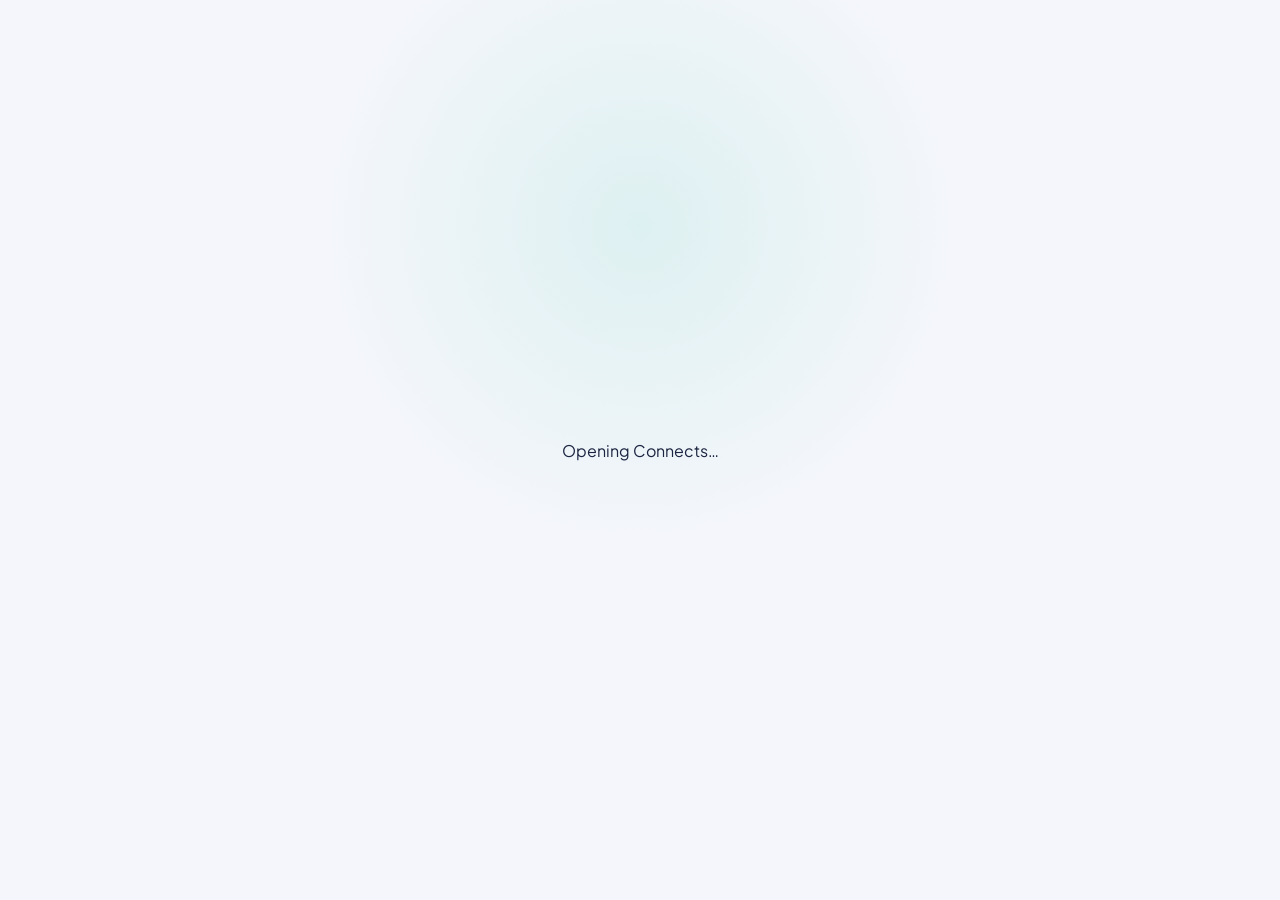
<file: app.html>
<!doctype html>
<html lang="en"><head><meta charset="utf-8"><meta name="robots" content="noindex">
<meta http-equiv="refresh" content="0; url=/app/"><title>Connects University</title>
<link rel="canonical" href="https://connects.university/"></head>
<body><a href="/app/">Continue to Connects University</a></body></html>
</file>
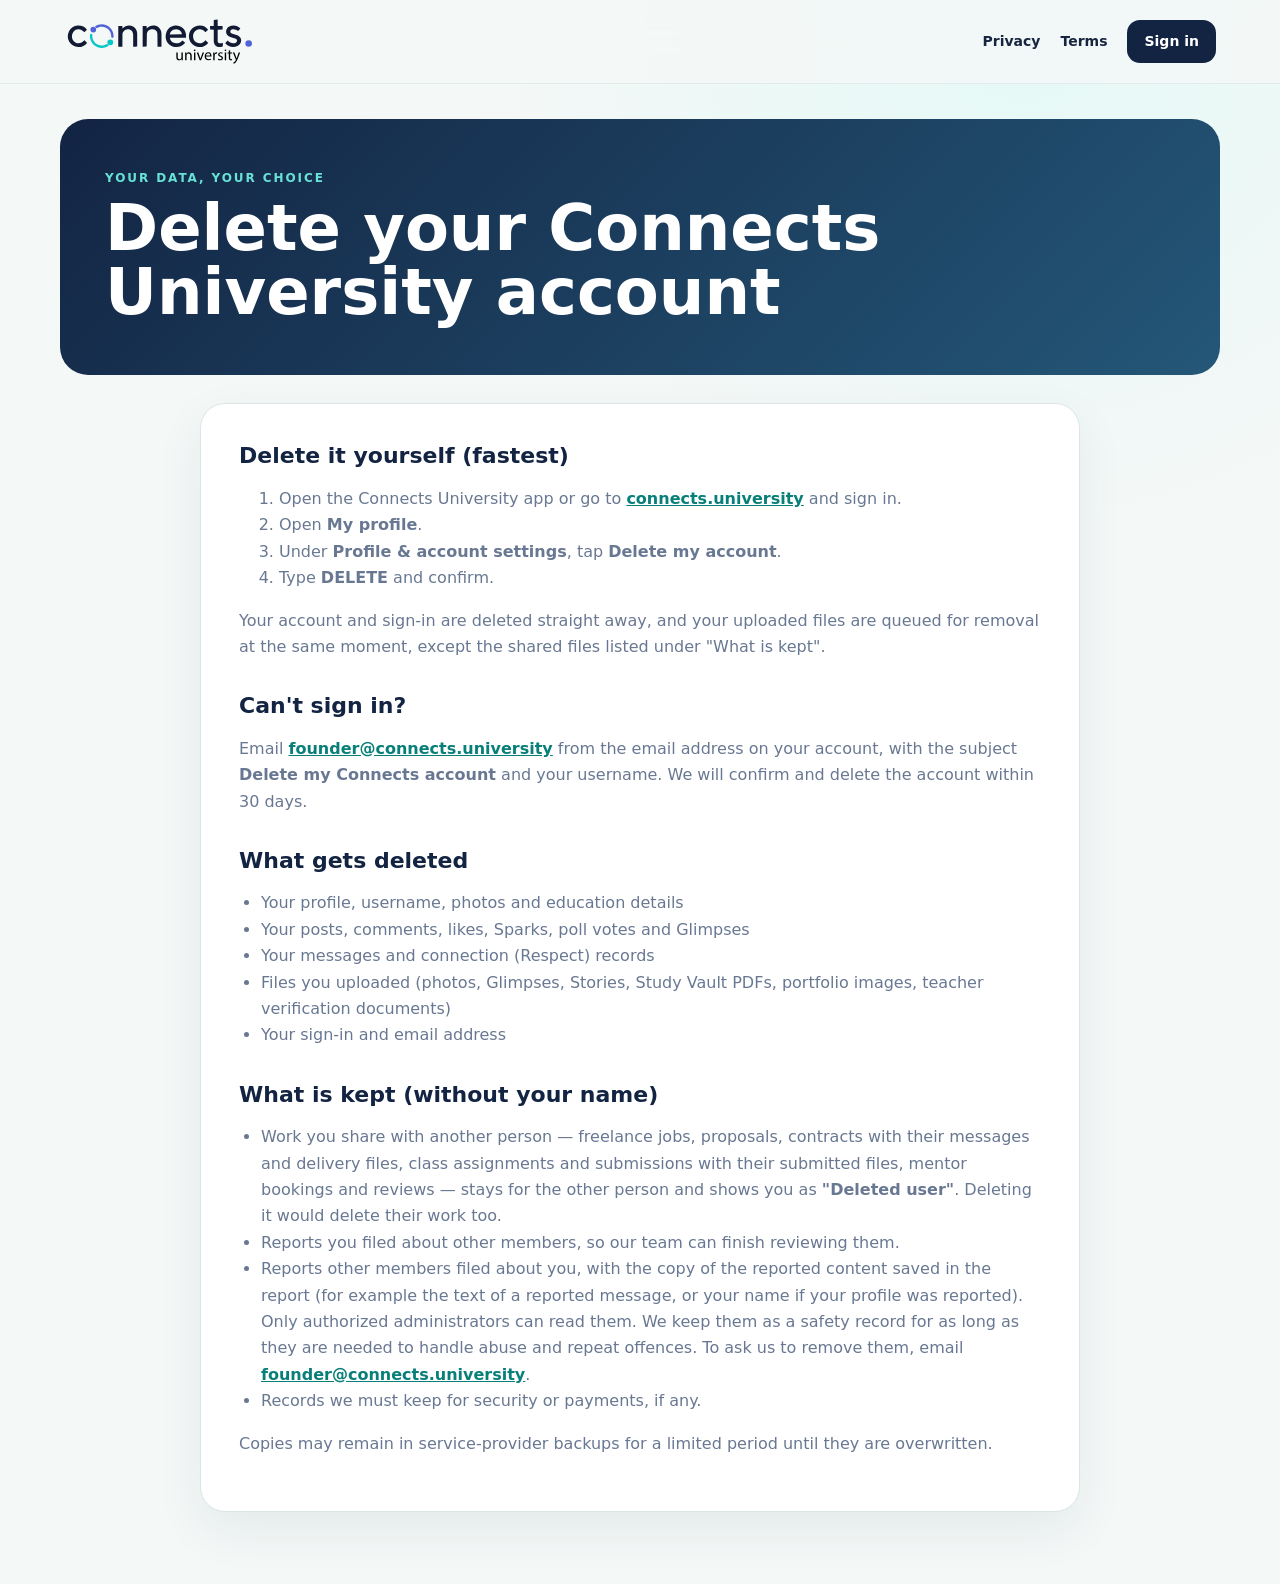
<file: delete-account.html>
<!doctype html>
<html lang="en">
<head>
  <meta charset="utf-8">
  <meta name="viewport" content="width=device-width,initial-scale=1">
  <title>Delete your account — Connects University</title>
  <meta name="description" content="How to delete your Connects University account and data.">
  <link rel="canonical" href="https://connects.university/delete-account.html">
  <link rel="icon" href="/connects-icon.svg" type="image/svg+xml">
  <link rel="stylesheet" href="/seo-pages.css">
  <link rel="stylesheet" href="/legal-pages.css">
</head>
<body>
  <!-- Google Play asks for a web page where people can request account deletion,
       even if they no longer have the app installed. Put this URL in Play Console
       → App content → Data safety → "Delete account URL". -->
  <header class="topbar"><nav class="nav" aria-label="Main navigation"><a href="/"><img class="logo" src="/connects-logo-dark.svg" alt="Connects University"></a><div class="navlinks"><a href="/privacy.html">Privacy</a><a href="/terms.html">Terms</a><a class="cta" href="/">Sign in</a></div></nav></header>
  <main>
    <section class="page-title"><span class="kicker">Your data, your choice</span><h1>Delete your Connects University account</h1></section>
    <div class="legal-shell">
      <article class="legal-card">
        <h2>Delete it yourself (fastest)</h2>
        <ol>
          <li>Open the Connects University app or go to <a href="https://connects.university">connects.university</a> and sign in.</li>
          <li>Open <b>My profile</b>.</li>
          <li>Under <b>Profile &amp; account settings</b>, tap <b>Delete my account</b>.</li>
          <li>Type <b>DELETE</b> and confirm.</li>
        </ol>
        <p>Your account and sign-in are deleted straight away, and your uploaded files are queued for removal at the same moment, except the shared files listed under "What is kept".</p>

        <h2>Can't sign in?</h2>
        <p>Email <a href="mailto:founder@connects.university?subject=Delete%20my%20Connects%20account">founder@connects.university</a> from the email address on your account, with the subject <b>Delete my Connects account</b> and your username. We will confirm and delete the account within 30 days.</p>

        <h2>What gets deleted</h2>
        <ul>
          <li>Your profile, username, photos and education details</li>
          <li>Your posts, comments, likes, Sparks, poll votes and Glimpses</li>
          <li>Your messages and connection (Respect) records</li>
          <li>Files you uploaded (photos, Glimpses, Stories, Study Vault PDFs, portfolio images, teacher verification documents)</li>
          <li>Your sign-in and email address</li>
        </ul>

        <h2>What is kept (without your name)</h2>
        <ul>
          <li>Work you share with another person — freelance jobs, proposals, contracts with their messages and delivery files, class assignments and submissions with their submitted files, mentor bookings and reviews — stays for the other person and shows you as <b>"Deleted user"</b>. Deleting it would delete their work too.</li>
          <li>Reports you filed about other members, so our team can finish reviewing them.</li>
          <li>Reports other members filed about you, with the copy of the reported content saved in the report (for example the text of a reported message, or your name if your profile was reported). Only authorized administrators can read them. We keep them as a safety record for as long as they are needed to handle abuse and repeat offences. To ask us to remove them, email <a href="mailto:founder@connects.university">founder@connects.university</a>.</li>
          <li>Records we must keep for security or payments, if any.</li>
        </ul>
        <p>Copies may remain in service-provider backups for a limited period until they are overwritten.</p>
      </article>
    </div>
  </main>
</body>
</html>
</file>
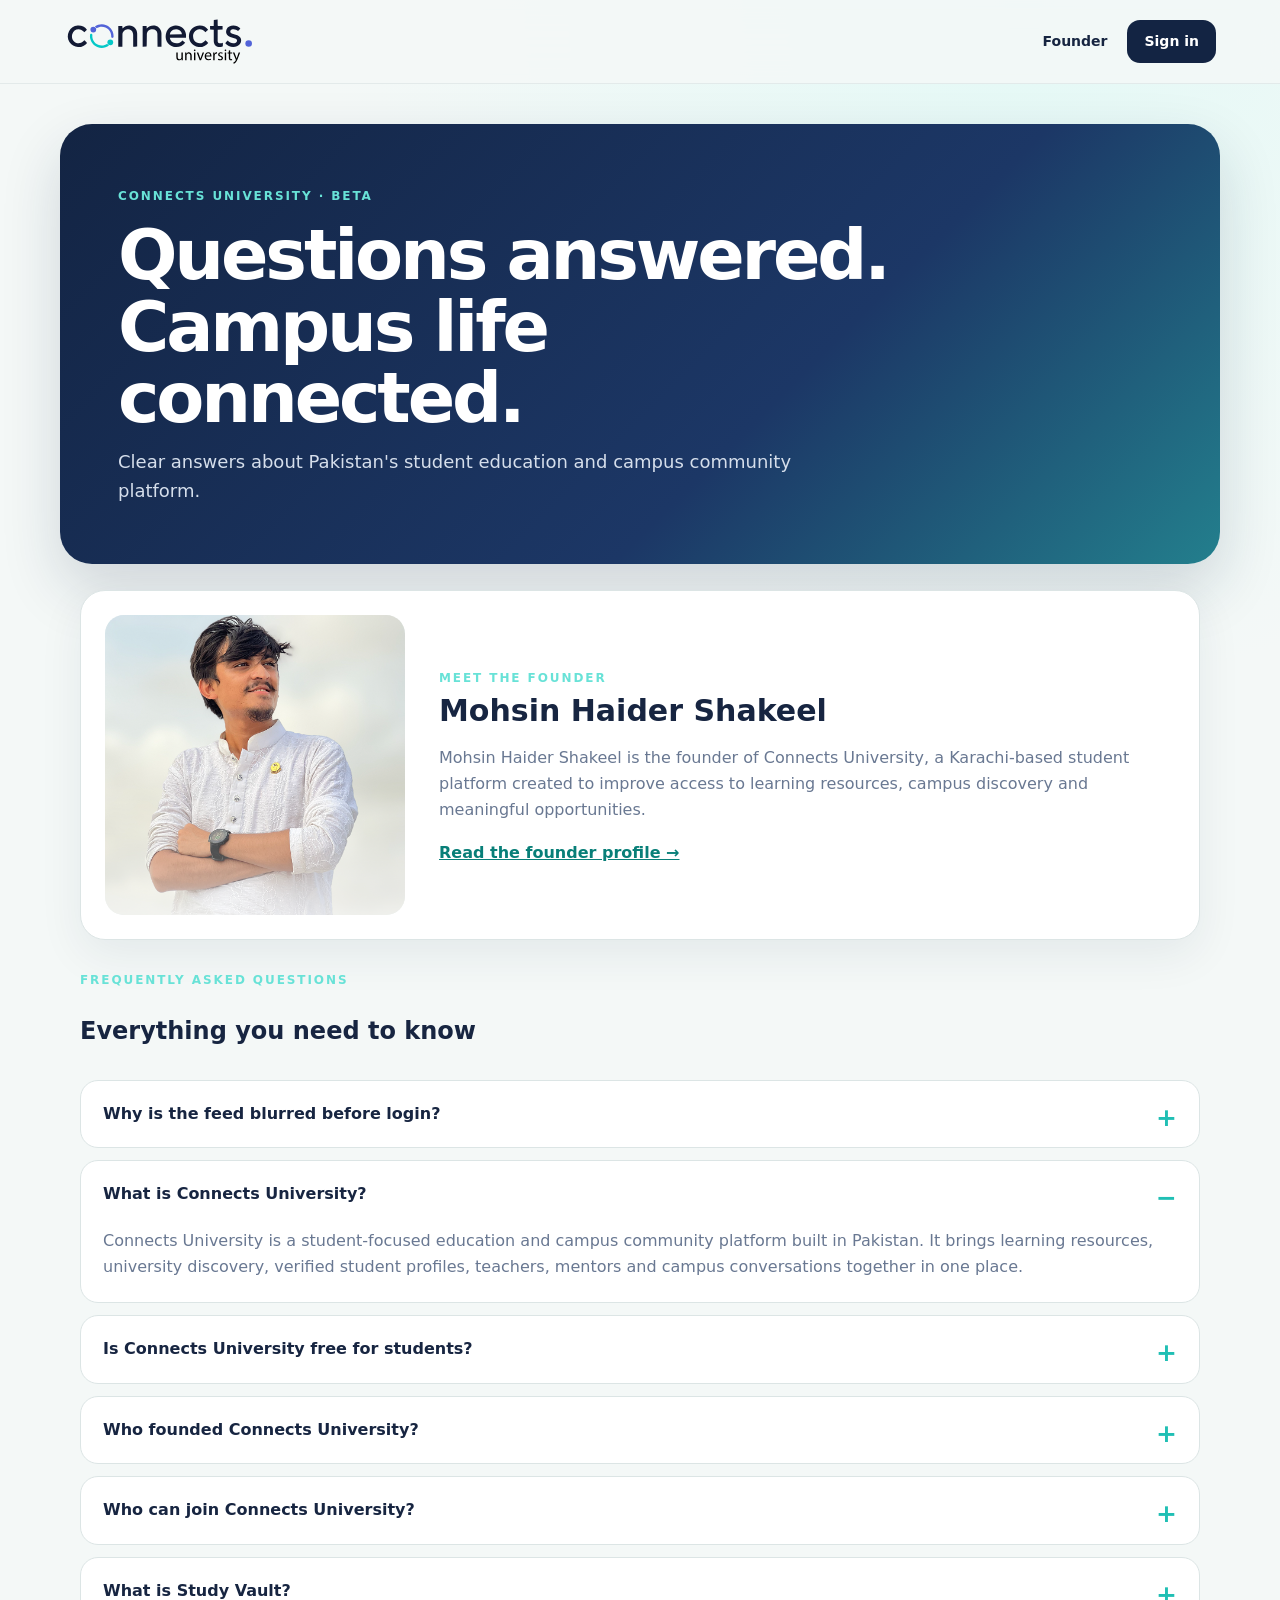
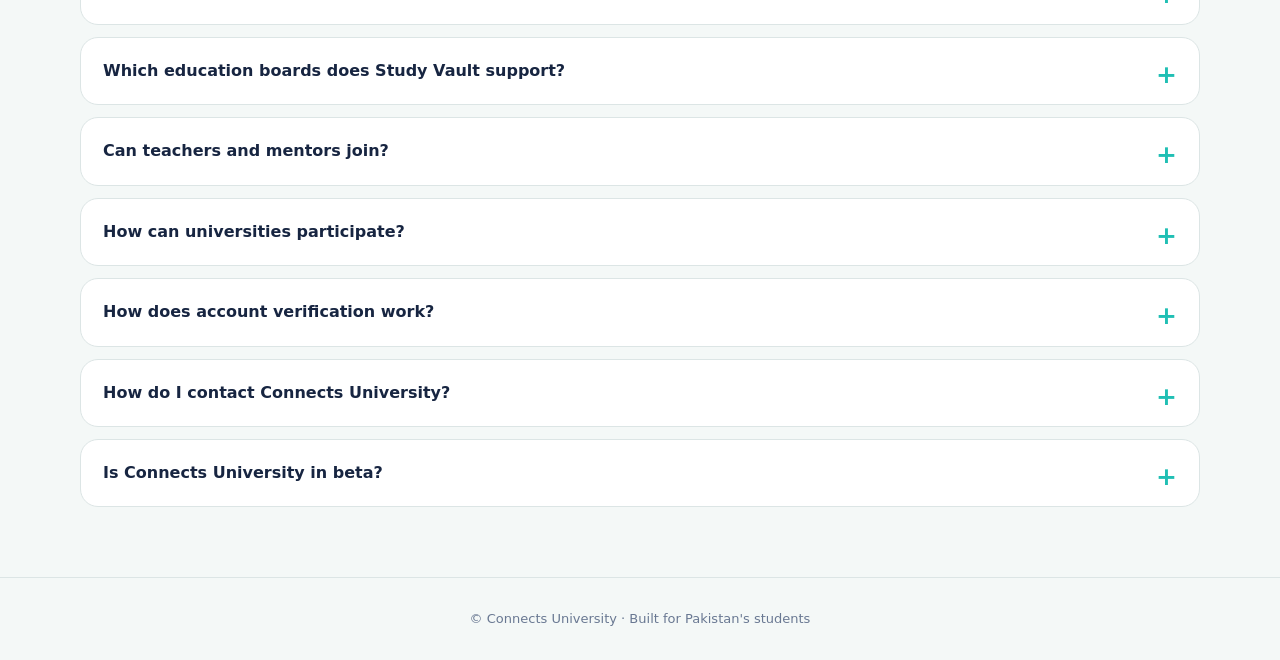
<file: faq.html>
<!doctype html>
<html lang="en">
<head>
  <meta charset="utf-8">
  <meta name="viewport" content="width=device-width,initial-scale=1">
  <title>FAQ — Connects University</title>
  <meta name="description" content="Answers about Connects University, its free student platform, Study Vault, verified campus community, teachers, universities and founder Mohsin Haider Shakeel.">
  <link rel="canonical" href="https://connects.university/faq.html">
  <link rel="icon" href="/connects-icon.svg" type="image/svg+xml">
  <link rel="stylesheet" href="/seo-pages.css">
  <meta property="og:title" content="Connects University FAQ">
  <meta property="og:description" content="Learn how Connects University supports students, teachers and universities in Pakistan.">
  <meta property="og:url" content="https://connects.university/faq.html">
  <meta property="og:type" content="website">
  <script type="application/ld+json">
  {"@context":"https://schema.org","@type":"FAQPage","mainEntity":[
    {"@type":"Question","name":"What is Connects University?","acceptedAnswer":{"@type":"Answer","text":"Connects University is a student-focused education and campus community platform built in Pakistan. It brings together learning resources, university discovery, verified student profiles, teachers, mentors and campus conversations in one place."}},
    {"@type":"Question","name":"Is Connects University free for students?","acceptedAnswer":{"@type":"Answer","text":"Yes. Connects University is committed to keeping its core education and student community experience free for students."}},
    {"@type":"Question","name":"Who founded Connects University?","acceptedAnswer":{"@type":"Answer","text":"Connects University was founded by Mohsin Haider Shakeel, a Karachi-based founder and digital creator focused on making education and campus opportunities easier to access for Pakistani students."}},
    {"@type":"Question","name":"What is Study Vault?","acceptedAnswer":{"@type":"Answer","text":"Study Vault is the learning library inside Connects University. It is designed to organize notes, books, past papers and trusted study material for Grade 11 and Grade 12 students by board, grade and subject."}},
    {"@type":"Question","name":"Can teachers and mentors join Connects University?","acceptedAnswer":{"@type":"Answer","text":"Yes. Teachers can create professional mentor profiles, contribute learning resources and, after verification, connect with learners who need academic guidance."}},
    {"@type":"Question","name":"How can universities use Connects University?","acceptedAnswer":{"@type":"Answer","text":"Universities and their verified communities can share authentic campus life, programs and student experiences so prospective students can make better-informed education decisions."}},
    {"@type":"Question","name":"Is Connects University currently in beta?","acceptedAnswer":{"@type":"Answer","text":"Yes. Connects University is currently in beta, so features are being tested and improved with feedback from students, teachers and institutions."}}
  ]}
  </script>
</head>
<body>
  <header class="topbar"><nav class="nav" aria-label="Main navigation"><a href="/"><img class="logo" src="/connects-logo-dark.svg" alt="Connects University"></a><div class="navlinks"><a href="/founder.html">Founder</a><a class="cta" href="/">Sign in</a></div></nav></header>
  <main>
    <section class="hero"><span class="kicker">Connects University · Beta</span><h1>Questions answered. Campus life connected.</h1><p>Clear answers about Pakistan's student education and campus community platform.</p></section>
    <div class="content">
      <article class="founder-card">
        <img src="/mohsin-haider-shakeel-founder-connects-university.png" alt="Mohsin Haider Shakeel, founder of Connects University" width="1013" height="1350">
        <div><span class="kicker">Meet the founder</span><h2>Mohsin Haider Shakeel</h2><p>Mohsin Haider Shakeel is the founder of Connects University, a Karachi-based student platform created to improve access to learning resources, campus discovery and meaningful opportunities.</p><a class="text-link" href="/founder.html">Read the founder profile →</a></div>
      </article>
      <section aria-labelledby="faq-heading"><span class="kicker">Frequently asked questions</span><h2 id="faq-heading">Everything you need to know</h2>
        <div class="faq-list">
<details><summary>Why is the feed blurred before login?</summary><p>Signed-out visitors see decorative placeholders and a sign-in prompt. Real student posts, identities and member media require an account.</p></details>
          <details open><summary>What is Connects University?</summary><p>Connects University is a student-focused education and campus community platform built in Pakistan. It brings learning resources, university discovery, verified student profiles, teachers, mentors and campus conversations together in one place.</p></details>
          <details><summary>Is Connects University free for students?</summary><p>Yes. Connects University is committed to keeping its core education and student community experience free for students. The mission is to reduce barriers to learning and connection.</p></details>
          <details><summary>Who founded Connects University?</summary><p>Connects University was founded by <a class="text-link" href="/founder.html">Mohsin Haider Shakeel</a>, a Karachi-based founder and digital creator focused on making education and campus opportunities easier to access for Pakistani students.</p></details>
          <details><summary>Who can join Connects University?</summary><p>The platform is designed for Grade 11 and 12 students, university students, teachers, mentors and university representatives. You must be 16 or older to create an account. Account information and verification may differ by role.</p></details>
          <details><summary>What is Study Vault?</summary><p>Study Vault is the learning library inside Connects University. It is designed to organize notes, books, past papers and trusted study material for Grade 11 and Grade 12 students by board, grade and subject.</p></details>
          <details><summary>Which education boards does Study Vault support?</summary><p>Study Vault is designed to organize resources for Pakistani education boards, including Sindh, Aga Khan and Federal boards. Available material depends on verified contributions and will expand during beta.</p></details>
          <details><summary>Can teachers and mentors join?</summary><p>Yes. Teachers can create professional mentor profiles, contribute learning resources and, after verification, connect with learners who need academic guidance.</p></details>
          <details><summary>How can universities participate?</summary><p>Universities and their verified communities can share authentic campus life, programs and student experiences so prospective students can make better-informed education decisions.</p></details>
          <details><summary>How does account verification work?</summary><p>Connects University uses role and institution information to distinguish authentic students, teachers and representatives. Verification features are being expanded carefully during beta.</p></details>
          <details><summary>How do I contact Connects University?</summary><p>Email <a class="text-link" href="mailto:founder@connects.university">founder@connects.university</a> for support, reports or privacy requests.</p></details>
          <details><summary>Is Connects University in beta?</summary><p>Yes. Connects University is currently in beta, so features are being tested and improved with feedback from students, teachers and institutions.</p></details>
        </div>
      </section>
    </div>
  </main>
  <footer class="footer">© Connects University · Built for Pakistan's students</footer>
</body>
</html>
</file>
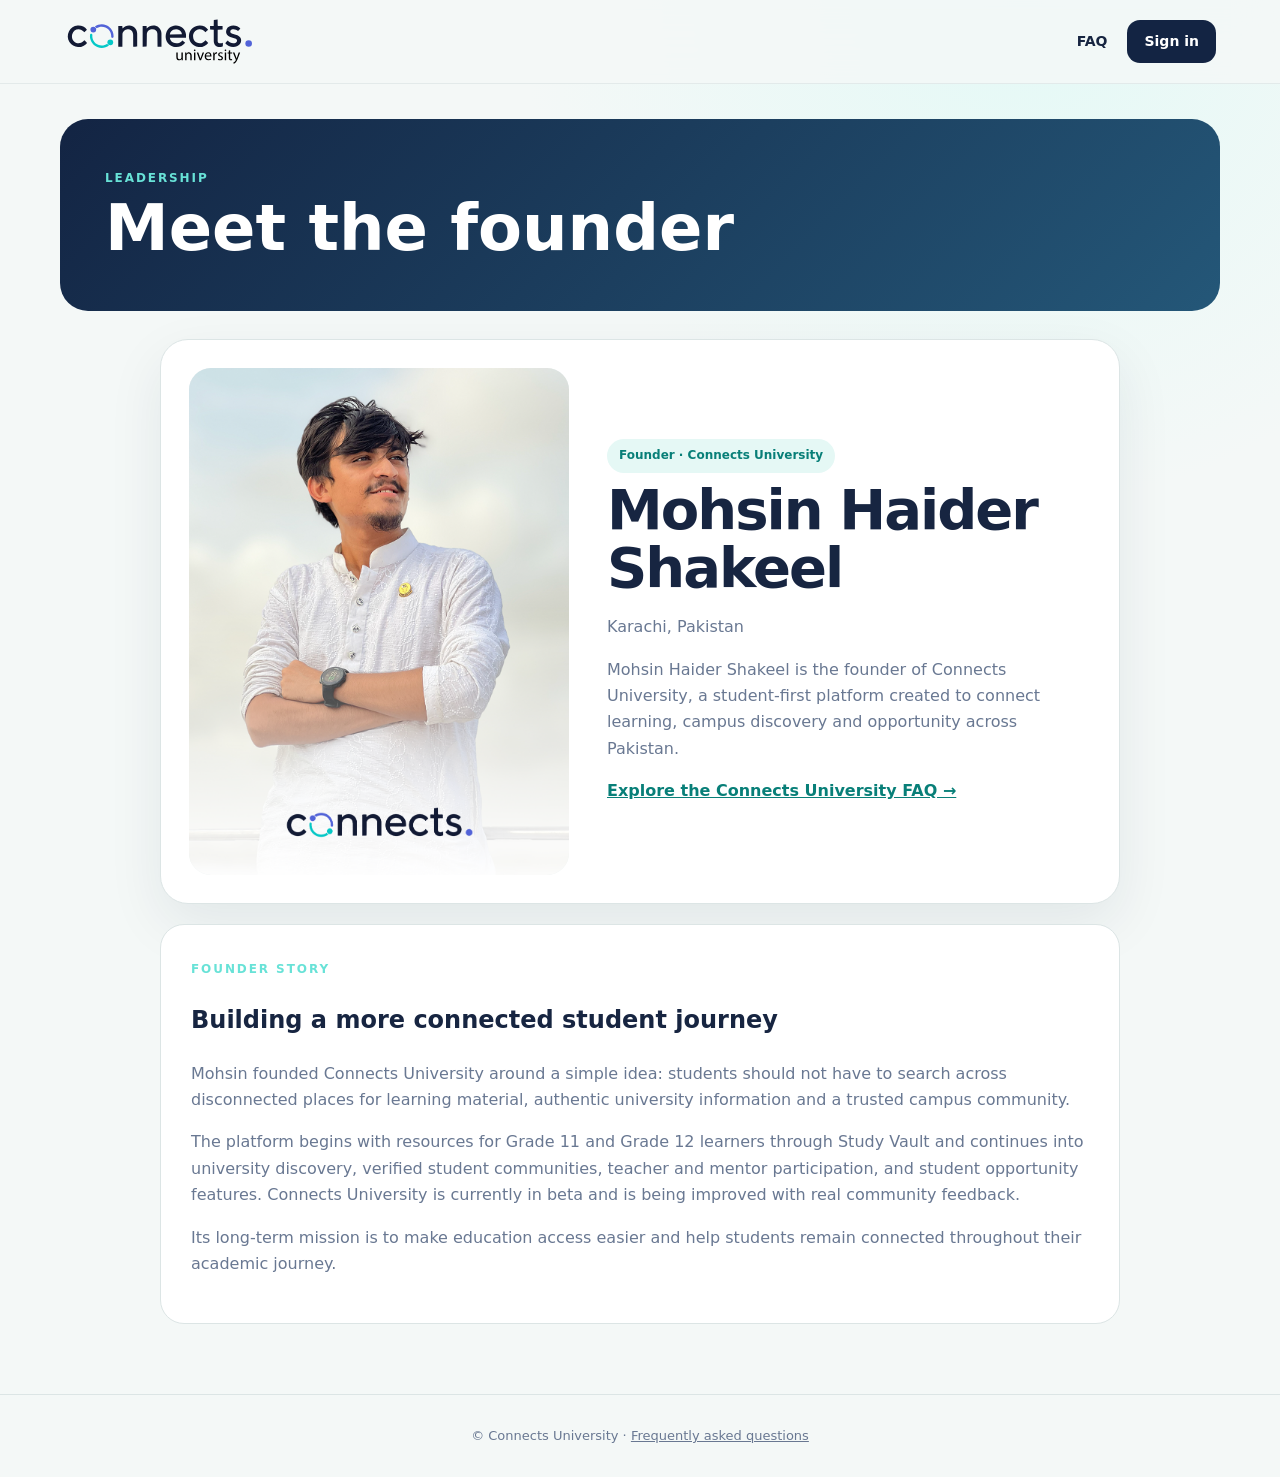
<file: founder.html>
<!doctype html>
<html lang="en">
<head>
  <meta charset="utf-8">
  <meta name="viewport" content="width=device-width,initial-scale=1">
  <title>Mohsin Haider Shakeel — Founder of Connects University</title>
  <meta name="description" content="Mohsin Haider Shakeel is the founder of Connects University, a Pakistan-based student education and campus community platform.">
  <link rel="canonical" href="https://connects.university/founder.html">
  <link rel="icon" href="/connects-icon.svg" type="image/svg+xml">
  <link rel="stylesheet" href="/seo-pages.css">
  <meta property="og:title" content="Mohsin Haider Shakeel — Founder of Connects University">
  <meta property="og:description" content="Founder building a connected education and campus platform for students in Pakistan.">
  <meta property="og:url" content="https://connects.university/founder.html">
  <meta property="og:type" content="profile">
  <meta property="og:image" content="https://connects.university/mohsin-haider-shakeel-founder-connects-university.png">
  <script type="application/ld+json">
  {"@context":"https://schema.org","@type":"Person","name":"Mohsin Haider Shakeel","jobTitle":"Founder","description":"Founder of Connects University, a student education and campus community platform built in Pakistan.","image":"https://connects.university/mohsin-haider-shakeel-founder-connects-university.png","url":"https://connects.university/founder.html","worksFor":{"@type":"Organization","name":"Connects University","url":"https://connects.university/"}}
  </script>
  <script type="application/ld+json">
  {"@context":"https://schema.org","@type":"BreadcrumbList","itemListElement":[{"@type":"ListItem","position":1,"name":"Connects University","item":"https://connects.university/"},{"@type":"ListItem","position":2,"name":"Founder","item":"https://connects.university/founder.html"}]}
  </script>
</head>
<body>
  <header class="topbar"><nav class="nav" aria-label="Main navigation"><a href="/"><img class="logo" src="/connects-logo-dark.svg" alt="Connects University"></a><div class="navlinks"><a href="/faq.html">FAQ</a><a class="cta" href="/">Sign in</a></div></nav></header>
  <main>
    <section class="page-title"><span class="kicker">Leadership</span><h1>Meet the founder</h1></section>
    <div class="profile">
      <article class="profile-hero">
        <img src="/mohsin-haider-shakeel-founder-connects-university.png" alt="Portrait of Mohsin Haider Shakeel, founder of Connects University" width="1013" height="1350">
        <div><span class="pill">Founder · Connects University</span><h1>Mohsin Haider Shakeel</h1><p>Karachi, Pakistan</p><p>Mohsin Haider Shakeel is the founder of Connects University, a student-first platform created to connect learning, campus discovery and opportunity across Pakistan.</p><a class="text-link" href="/faq.html">Explore the Connects University FAQ →</a></div>
      </article>
      <section class="bio"><span class="kicker">Founder story</span><h2>Building a more connected student journey</h2><p>Mohsin founded Connects University around a simple idea: students should not have to search across disconnected places for learning material, authentic university information and a trusted campus community.</p><p>The platform begins with resources for Grade 11 and Grade 12 learners through Study Vault and continues into university discovery, verified student communities, teacher and mentor participation, and student opportunity features. Connects University is currently in beta and is being improved with real community feedback.</p><p>Its long-term mission is to make education access easier and help students remain connected throughout their academic journey.</p></section>
    </div>
  </main>
  <footer class="footer">© Connects University · <a href="/faq.html">Frequently asked questions</a></footer>
</body>
</html>
</file>
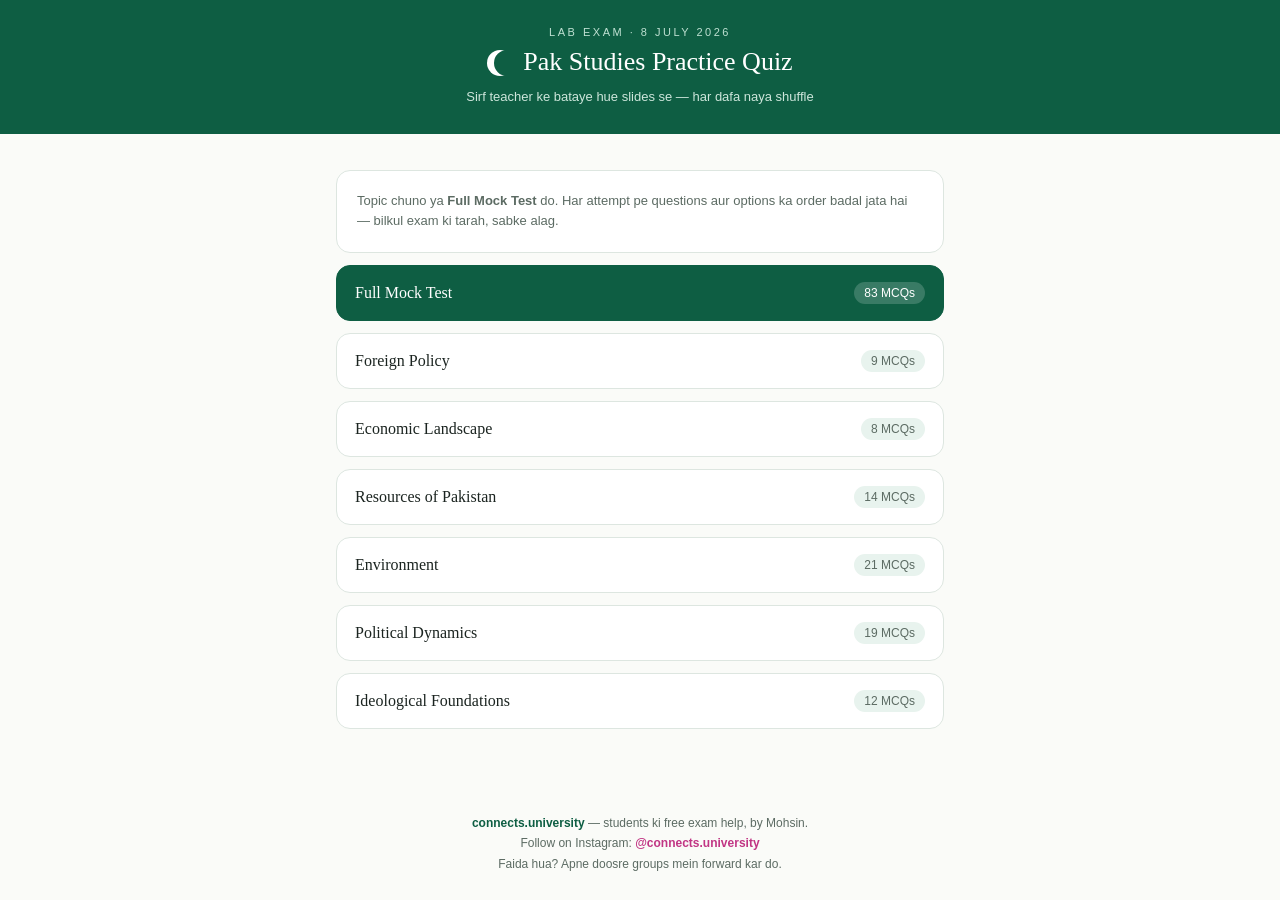
<file: index (2).html>
<!DOCTYPE html>
<html lang="en">
<head>
<meta charset="UTF-8">
<meta name="viewport" content="width=device-width, initial-scale=1.0">
<title>Pak Studies Lab Exam Practice — MCQ Quiz</title>
<style>
  :root{
    --green:#0E5E43; --green-dark:#083D2C; --green-light:#E8F3EE;
    --ink:#1B2420; --muted:#5C6B63; --paper:#FAFBF8; --card:#FFFFFF;
    --gold:#C99A2E; --red:#B3402E; --red-light:#FBEDEA; --ok-light:#E4F4E9; --ok:#1F7A3D;
    --border:#DDE6E0; --radius:14px;
  }
  *{margin:0;padding:0;box-sizing:border-box;-webkit-tap-highlight-color:transparent}
  body{font-family:Georgia,'Times New Roman',serif;background:var(--paper);color:var(--ink);min-height:100vh}
  .sans{font-family:-apple-system,'Segoe UI',Roboto,Arial,sans-serif}
  .wrap{max-width:640px;margin:0 auto;padding:20px 16px 60px}
  header{background:var(--green);color:#fff;padding:26px 16px 30px;text-align:center}
  header .eyebrow{font-family:-apple-system,'Segoe UI',Roboto,Arial,sans-serif;font-size:11px;letter-spacing:2.5px;text-transform:uppercase;color:#BFE0D2;margin-bottom:8px}
  header h1{font-size:26px;font-weight:normal;line-height:1.25}
  header .sub{font-family:-apple-system,'Segoe UI',Roboto,Arial,sans-serif;font-size:13px;color:#CDE6DB;margin-top:10px}
  .crescent{display:inline-block;width:26px;height:26px;border-radius:50%;box-shadow:7px 0 0 0 #fff inset;vertical-align:-6px;margin-right:10px}

  .card{background:var(--card);border:1px solid var(--border);border-radius:var(--radius);padding:20px;margin-top:16px}
  .topic-btn{display:flex;align-items:center;justify-content:space-between;width:100%;background:var(--card);border:1px solid var(--border);border-radius:var(--radius);padding:16px 18px;margin-top:12px;cursor:pointer;text-align:left;font-family:inherit;font-size:16px;color:var(--ink);transition:border-color .15s, transform .1s}
  .topic-btn:hover{border-color:var(--green)}
  .topic-btn:active{transform:scale(.985)}
  .topic-btn .count{font-family:-apple-system,'Segoe UI',Roboto,Arial,sans-serif;font-size:12px;color:var(--muted);background:var(--green-light);padding:4px 10px;border-radius:20px;white-space:nowrap;margin-left:12px}
  .topic-btn.mock{background:var(--green);color:#fff;border-color:var(--green)}
  .topic-btn.mock .count{background:rgba(255,255,255,.18);color:#fff}
  .note{font-family:-apple-system,'Segoe UI',Roboto,Arial,sans-serif;font-size:13px;color:var(--muted);line-height:1.6;margin-top:14px;text-align:center}

  .progress-row{display:flex;align-items:center;justify-content:space-between;font-family:-apple-system,'Segoe UI',Roboto,Arial,sans-serif;font-size:13px;color:var(--muted);margin-top:18px}
  .bar{height:6px;background:var(--border);border-radius:3px;margin-top:8px;overflow:hidden}
  .bar > div{height:100%;background:var(--green);border-radius:3px;transition:width .3s}
  .topic-tag{display:inline-block;font-family:-apple-system,'Segoe UI',Roboto,Arial,sans-serif;font-size:11px;letter-spacing:1.2px;text-transform:uppercase;color:var(--green);background:var(--green-light);padding:5px 12px;border-radius:20px;margin-bottom:14px}
  .question{font-size:19px;line-height:1.5;margin-bottom:18px}
  .opt{display:block;width:100%;text-align:left;background:var(--card);border:1.5px solid var(--border);border-radius:12px;padding:14px 16px;margin-top:10px;cursor:pointer;font-family:inherit;font-size:16px;line-height:1.45;color:var(--ink);transition:border-color .15s,background .15s}
  .opt:hover{border-color:var(--green)}
  .opt.correct{background:var(--ok-light);border-color:var(--ok);color:var(--ok)}
  .opt.wrong{background:var(--red-light);border-color:var(--red);color:var(--red)}
  .opt:disabled{cursor:default}
  .explain{font-family:-apple-system,'Segoe UI',Roboto,Arial,sans-serif;font-size:14px;line-height:1.65;background:var(--green-light);border-radius:12px;padding:14px 16px;margin-top:16px;color:var(--green-dark)}
  .explain b{color:var(--green)}
  .next-btn,.primary-btn{display:block;width:100%;background:var(--green);color:#fff;border:none;border-radius:12px;padding:15px;font-family:-apple-system,'Segoe UI',Roboto,Arial,sans-serif;font-size:16px;font-weight:600;cursor:pointer;margin-top:18px;transition:background .15s}
  .next-btn:hover,.primary-btn:hover{background:var(--green-dark)}
  .ghost-btn{display:block;width:100%;background:transparent;color:var(--green);border:1.5px solid var(--green);border-radius:12px;padding:13px;font-family:-apple-system,'Segoe UI',Roboto,Arial,sans-serif;font-size:15px;font-weight:600;cursor:pointer;margin-top:12px}
  .insta-btn{display:block;width:100%;background:#C13584;color:#fff;border:none;border-radius:12px;padding:15px;font-family:-apple-system,'Segoe UI',Roboto,Arial,sans-serif;font-size:16px;font-weight:600;cursor:pointer;margin-top:12px;text-align:center;text-decoration:none}
  .insta-note{font-family:-apple-system,'Segoe UI',Roboto,Arial,sans-serif;font-size:13.5px;line-height:1.65;color:var(--muted);background:var(--card);border:1px solid var(--border);border-radius:12px;padding:14px 16px;margin-top:14px;text-align:center}
  .insta-note b{color:#C13584}

  .score-big{font-size:56px;text-align:center;color:var(--green);margin:10px 0 4px}
  .score-label{font-family:-apple-system,'Segoe UI',Roboto,Arial,sans-serif;text-align:center;color:var(--muted);font-size:14px}
  .verdict{text-align:center;font-size:19px;margin-top:14px;line-height:1.5}
  .hidden{display:none}
  footer{text-align:center;font-family:-apple-system,'Segoe UI',Roboto,Arial,sans-serif;font-size:12px;color:var(--muted);padding:24px 16px;line-height:1.7}
  footer b{color:var(--green)}
</style>
</head>
<body>

<header>
  <div class="eyebrow">Lab Exam &middot; 8 July 2026</div>
  <h1><span class="crescent"></span>Pak Studies Practice Quiz</h1>
  <div class="sub">Sirf teacher ke bataye hue slides se &mdash; har dafa naya shuffle</div>
</header>

<div class="wrap">

  <!-- HOME SCREEN -->
  <div id="home">
    <div class="card">
      <div class="note" style="margin-top:0;text-align:left">Topic chuno ya <b>Full Mock Test</b> do. Har attempt pe questions aur options ka order badal jata hai &mdash; bilkul exam ki tarah, sabke alag.</div>
    </div>
    <button class="topic-btn mock" onclick="startQuiz('all')">Full Mock Test <span class="count" id="cnt-all"></span></button>
    <div id="topic-list"></div>
  </div>

  <!-- QUIZ SCREEN -->
  <div id="quiz" class="hidden">
    <div class="progress-row"><span id="qnum"></span><span id="live-score"></span></div>
    <div class="bar"><div id="bar-fill" style="width:0%"></div></div>
    <div class="card">
      <span class="topic-tag" id="q-topic"></span>
      <div class="question" id="q-text"></div>
      <div id="opts"></div>
      <div class="explain hidden" id="explain"></div>
      <button class="next-btn hidden" id="next-btn" onclick="nextQ()">Next question</button>
    </div>
    <button class="ghost-btn" onclick="goHome()">Quit &amp; go home</button>
  </div>

  <!-- RESULT SCREEN -->
  <div id="result" class="hidden">
    <div class="card">
      <div class="score-label sans">Your score</div>
      <div class="score-big" id="final-score"></div>
      <div class="score-label sans" id="final-pct"></div>
      <div class="verdict" id="verdict"></div>
    </div>
    <button class="primary-btn" onclick="retry()">Try again (new shuffle)</button>
    <a class="insta-btn" href="https://instagram.com/connects.university" target="_blank" rel="noopener">Follow @connects.university on Instagram</a>
    <div class="insta-note">Agla exam aa raha hai? <b>@connects.university</b> pe message kar dena — chahay mai apki class mai na hoon, apke liye bhi aisa hi free practice quiz bana dunga.</div>
    <button class="ghost-btn" onclick="goHome()">Back to topics</button>
  </div>

</div>

<footer>
  <b>connects.university</b> &mdash; students ki free exam help, by Mohsin.<br>
  Follow on Instagram: <a href="https://instagram.com/connects.university" target="_blank" rel="noopener" style="color:#C13584;font-weight:600;text-decoration:none">@connects.university</a><br>
  Faida hua? Apne doosre groups mein forward kar do.
</footer>

<script>
const QUESTIONS = [

/* ============ FOREIGN POLICY (Slides 2, 5, 9) ============ */
{t:"Foreign Policy",q:"Foreign policy refers to the principles, strategies, and actions adopted by a state in its relations with:",o:["Its own provinces only","Other countries and international organizations","Private companies","Local governments"],a:1,e:"Slide 2: Foreign policy = principles, strategies, and actions adopted by a state in its relations with other countries and international organizations."},
{t:"Foreign Policy",q:"Which of the following is a key objective of foreign policy?",o:["Protect national sovereignty and territorial integrity","Control provincial budgets","Manage local elections","Regulate city traffic"],a:0,e:"Slide 2 lists key objectives: protect sovereignty, promote economic development, maintain security, build friendly relations, enhance prestige."},
{t:"Foreign Policy",q:"Which of these is one of Pakistan's foreign policy principles?",o:["Interference in other states","Peaceful coexistence","Isolation from the world","Territorial expansion"],a:1,e:"Slide 2: Pakistan's principles include sovereignty, peaceful coexistence, mutual respect, support for self-determination, and promotion of peace."},
{t:"Foreign Policy",q:"According to the slides, which is one of the most effective instruments (tools) of foreign policy?",o:["Sports","Trade","Tourism","Fashion"],a:1,e:"Slide 5: Trade is one of the most effective instruments of foreign policy — it strengthens economic ties and creates interdependence."},
{t:"Foreign Policy",q:"Which of the following is NOT listed among Pakistan's major trade partners?",o:["China","Saudi Arabia","Brazil","United Arab Emirates"],a:2,e:"Slide 5 lists China, United States, Saudi Arabia, UAE, and Turkey as Pakistan's trade partners. Brazil is not in the list."},
{t:"Foreign Policy",q:"CPEC (China-Pakistan Economic Corridor) is given as an example of which foreign policy tool?",o:["Defense","Education","Trade","Alliances"],a:2,e:"Slide 5 (Trade section): CPEC has strengthened economic cooperation between Pakistan and China."},
{t:"Foreign Policy",q:"Which of these is an economic constraint challenge in Pakistan's foreign policy?",o:["Excess exports","Trade deficits and external debt","Too much foreign investment","Budget surplus"],a:1,e:"Slide 9: Economic constraints include trade deficits, external debt, and dependence on foreign investment."},
{t:"Foreign Policy",q:"Under 'Regional Security Issues,' the slides mention:",o:["Tensions with neighboring countries and border management challenges","Space exploration disputes","Trade route monopolies","Currency wars"],a:0,e:"Slide 9: Regional security issues = tensions with neighboring countries and border management challenges."},
{t:"Foreign Policy",q:"Why does terrorism and extremism pose a challenge to Pakistan's foreign policy?",o:["It increases exports","Security concerns affect international perception","It improves tourism","It strengthens alliances automatically"],a:1,e:"Slide 9: Security concerns affect international perception; continued counter-terrorism cooperation is needed."},

/* ============ ECONOMIC LANDSCAPE (Slides 2-3) ============ */
{t:"Economic Landscape",q:"GDP (Gross Domestic Product) is the total monetary value of all goods and services produced:",o:["By a country's citizens anywhere in the world","Within a country's borders over a specific time period","Only by government companies","Only for export purposes"],a:1,e:"Slide 2: GDP = total monetary value of all goods and services produced within a country's borders over a specific time period."},
{t:"Economic Landscape",q:"GDP is usually measured over which time period?",o:["A day or a week","A year or a quarter","A decade only","Every month only"],a:1,e:"Slide 2: usually a year or a quarter."},
{t:"Economic Landscape",q:"Which of the following is a reason why GDP matters?",o:["It decides election results","It compares the economic performance of countries","It sets religious laws","It controls the weather"],a:1,e:"Slide 2: GDP is used to compare economic performance, helps plan policy (interest rates, budgets), and indicates standard of living."},
{t:"Economic Landscape",q:"Which measure especially indicates the standard of living?",o:["Total exports","GDP per capita","Foreign reserves","Tax rate"],a:1,e:"Slide 2: GDP indicates the standard of living — especially GDP per capita."},
{t:"Economic Landscape",q:"GNP (Gross National Product) counts production by a country's citizens and businesses:",o:["Only inside the country","No matter where they are in the world","Only in neighboring countries","Only in factories"],a:1,e:"Slide 3: GNP = total value of goods/services produced by citizens and businesses of a country, no matter where they are in the world."},
{t:"Economic Landscape",q:"A Pakistani engineer working in Saudi Arabia sends money home. This money is part of Pakistan's:",o:["GDP only","GNP","Neither GDP nor GNP","Foreign debt"],a:1,e:"Slide 3's exact example: money sent home by a Pakistani engineer in Saudi Arabia is part of Pakistan's GNP."},
{t:"Economic Landscape",q:"A foreign company making profits in Pakistan — that money is:",o:["Part of Pakistan's GNP but not GDP","Part of Pakistan's GDP but NOT GNP","Part of both GDP and GNP","Part of neither"],a:1,e:"Slide 3: foreign company profits in Pakistan are NOT part of Pakistan's GNP, but they ARE part of GDP."},
{t:"Economic Landscape",q:"Which term is officially used by the IMF and World Bank?",o:["Gross National Income (GNI)","Gross Happiness Index","Net Trade Value","National Savings Rate"],a:0,e:"Slide 3: Gross National Income (GNI) is officially used by the IMF and World Bank."},

/* ============ RESOURCES OF PAKISTAN (Slides 4, 7, 9, 10) ============ */
{t:"Resources of Pakistan",q:"The Gharo–Jhimpir wind corridor is located in which province?",o:["Punjab","Sindh","Khyber Pakhtunkhwa","Gilgit-Baltistan"],a:1,e:"Slide 4: Wind energy regions — Sindh (particularly the Gharo–Jhimpir Corridor) and the Balochistan coast."},
{t:"Resources of Pakistan",q:"The Gharo–Jhimpir wind corridor has a potential of over:",o:["5,000 MW","20,000 MW","50,000 MW","100,000 MW"],a:2,e:"Slide 4: The Gharo–Jhimpir wind corridor has a potential of over 50,000 MW."},
{t:"Resources of Pakistan",q:"Which rivers are harnessed for hydroelectric power in Pakistan?",o:["Nile, Amazon, Ganges","Indus, Jhelum, and Chenab","Tigris and Euphrates","Kabul and Swat only"],a:1,e:"Slide 4: Major rivers like the Indus, Jhelum, and Chenab are harnessed (e.g., Tarbela, Mangla, Neelum-Jhelum dams)."},
{t:"Resources of Pakistan",q:"Which of these is a major hydropower dam mentioned in the slides?",o:["Hoover Dam","Tarbela Dam","Aswan Dam","Three Gorges Dam"],a:1,e:"Slide 4 mentions Tarbela, Mangla, and Neelum-Jhelum dams."},
{t:"Resources of Pakistan",q:"The Thar coalfields are located in which province and contain which type of coal?",o:["Punjab — anthracite","Sindh — lignite","Balochistan — bituminous","KP — peat"],a:1,e:"Slide 7: Coal — Thar Desert (Sindh), Thar coalfields (lignite) — one of the largest lignite reserves in the world."},
{t:"Resources of Pakistan",q:"The famous Sui gas field is located in:",o:["Sindh","Punjab","Balochistan","Gilgit-Baltistan"],a:2,e:"Slide 7: Fields — Sui (Balochistan), Mari and Qadirpur (Sindh), and Karak/Kohat (KP)."},
{t:"Resources of Pakistan",q:"Mari and Qadirpur gas fields are located in:",o:["Sindh","Balochistan","KP","Azad Kashmir"],a:0,e:"Slide 7: Mari and Qadirpur are in Sindh."},
{t:"Resources of Pakistan",q:"The Khewra Salt Mine — the world's second-largest — is located in:",o:["Sindh","Punjab","Balochistan","KP"],a:1,e:"Slide 9: Salt — Punjab (Khewra Salt Mine — world's second-largest)."},
{t:"Resources of Pakistan",q:"Reko Diq in the Chagai district (Balochistan) is famous for which minerals?",o:["Salt and gypsum","Copper and gold","Coal and iron","Marble and limestone"],a:1,e:"Slide 9: Copper and Gold — Balochistan (Reko Diq in Chagai district)."},
{t:"Resources of Pakistan",q:"As of 2025, Pakistan's total installed nuclear capacity is approximately:",o:["~1,000 MW","~3,530 MW","~8,800 MW","~50,000 MW"],a:1,e:"Slide 10: Total installed capacity (as of 2025) is ~3,530 MW."},
{t:"Resources of Pakistan",q:"Nuclear energy contributes around what share of Pakistan's total electricity generation?",o:["2–3%","10–12%","25–30%","50%"],a:1,e:"Slide 10: Nuclear energy contributes around 10–12% of total electricity generation."},
{t:"Resources of Pakistan",q:"PAEC aims to produce how much nuclear power by 2030?",o:["3,530 MW","5,000 MW","8,800 MW","12,000 MW"],a:2,e:"Slide 10: PAEC aims to produce 8,800 MW of nuclear power by 2030."},
{t:"Resources of Pakistan",q:"Which of the following is an advantage of nuclear energy according to the slides?",o:["High greenhouse gas emissions","Low greenhouse gas emissions","Cheap plant construction","Unlimited uranium in Pakistan"],a:1,e:"Slide 10: Advantages — low greenhouse gas emissions, stable continuous power, reduces dependence on fossil fuel imports."},
{t:"Resources of Pakistan",q:"Which of these is a CHALLENGE of nuclear energy mentioned in the slides?",o:["Too much rainfall","High capital cost of nuclear plants","Excess domestic uranium","Low public interest in electricity"],a:1,e:"Slide 10: Challenges — high capital cost, waste management/safety concerns, public perception, limited domestic uranium."},

/* ============ ENVIRONMENT (Slides 3, 5-12) ============ */
{t:"Environment",q:"Which of the following are major landform types of Pakistan shown in the slides?",o:["Mountains, plateaus, plains, valleys, deserts","Islands, volcanoes, glaciers only","Forests and swamps only","Tundra and savanna"],a:0,e:"Slide 3 shows Pakistan's landforms: Mountains, Plateau, Plains, Valley, Deserts."},
{t:"Environment",q:"The Potohar Plateau is located in:",o:["Southern Sindh","Northern Punjab","Central Balochistan","Coastal Makran"],a:1,e:"Slide 5: Potohar Plateau — located in northern Punjab, lies between the Indus and Jhelum rivers, contains the Salt Range."},
{t:"Environment",q:"The Potohar Plateau lies between which two rivers?",o:["Ravi and Sutlej","Indus and Jhelum","Chenab and Ravi","Kabul and Indus"],a:1,e:"Slide 5: It lies between the Indus and Jhelum rivers."},
{t:"Environment",q:"Which plateau is characterized by rugged terrain, dry climate, and rich mineral resources?",o:["Potohar Plateau","Baluchistan Plateau","Deccan Plateau","Tibetan Plateau"],a:1,e:"Slide 5: Baluchistan Plateau — rugged terrain, dry climate, rich in mineral resources."},
{t:"Environment",q:"The Indus Plain was formed by:",o:["Volcanic eruptions","Deposition of fertile alluvial soil by the Indus river and its tributaries","Wind erosion only","Earthquakes"],a:1,e:"Slide 6: The plain was formed by deposition of fertile alluvial soil brought by the Indus river and its tributaries."},
{t:"Environment",q:"The Upper Indus Plain is located mainly in ______ and the Lower Indus Plain in ______.",o:["Sindh; Punjab","Punjab; Sindh","KP; Balochistan","Balochistan; Punjab"],a:1,e:"Slide 6: Upper Indus Plain — mainly Punjab (highly fertile, densely populated). Lower Indus Plain — Sindh, extends towards the Arabian Sea."},
{t:"Environment",q:"The Indus Plain is called the agricultural heartland of Pakistan because it produces:",o:["Tea and coffee","Wheat, rice, cotton, and sugarcane","Rubber and palm oil","Olives and grapes only"],a:1,e:"Slide 6: It produces wheat, rice, cotton, and sugarcane and supports major cities and industries."},
{t:"Environment",q:"The largest desert in Pakistan is:",o:["Cholistan Desert","Thal Desert","Thar Desert","Kharan Desert"],a:2,e:"Slide 7: Thar Desert — located in Sindh, largest desert in Pakistan."},
{t:"Environment",q:"The Cholistan Desert is located in:",o:["Central Punjab","Southern Punjab","Sindh","Balochistan"],a:1,e:"Slide 7: Cholistan — southern Punjab. (Thal — central Punjab, Kharan — Baluchistan.)"},
{t:"Environment",q:"The Kharan Desert is located in:",o:["Punjab","Sindh","Baluchistan","KP"],a:2,e:"Slide 7: Kharan Desert — located in Baluchistan."},
{t:"Environment",q:"Pakistan's coastline along the Arabian Sea is about:",o:["500 km","1,000 km","2,500 km","100 km"],a:1,e:"Slide 8: Pakistan has a coastline of about 1,000 kilometers along the Arabian Sea."},
{t:"Environment",q:"Which of the following is NOT one of Pakistan's important ports?",o:["Port of Karachi","Port Qasim","Gwadar Port","Chabahar Port"],a:3,e:"Slide 8 lists Port of Karachi, Port Qasim, and Gwadar Port. Chabahar is in Iran."},
{t:"Environment",q:"Climate refers to:",o:["Daily weather changes","The average weather conditions of a place over a long period of time","Only rainfall patterns","Only temperature of one day"],a:1,e:"Slide 9: Climate = average weather conditions of a place over a long period of time."},
{t:"Environment",q:"Pakistan can be divided into how many major climate zones?",o:["Two","Three","Four","Six"],a:2,e:"Slide 10: Pakistan can be divided into four major climate zones."},
{t:"Environment",q:"Mountain climate (long cold winters, heavy snowfall) is found in:",o:["Sindh and southern Punjab","Gilgit-Baltistan and northern Khyber Pakhtunkhwa","Coastal Makran","Cholistan region"],a:1,e:"Slide 10: Mountain climate — Gilgit-Baltistan and northern KP. Examples: Hunza, Skardu, Chitral."},
{t:"Environment",q:"Hunza, Skardu, and Chitral are examples of which climate zone?",o:["Coastal climate","Arid climate","Mountain climate","Moderate climate"],a:2,e:"Slide 10: Examples of Mountain Climate (Northern Areas): Hunza, Skardu, Chitral."},
{t:"Environment",q:"The arid and semi-arid climate zone covers:",o:["Only Gilgit-Baltistan","Most of Balochistan, southern Punjab, and Sindh","Only the coastal belt","Upper Punjab only"],a:1,e:"Slide 10: Arid/semi-arid — most of Balochistan, southern Punjab, and Sindh; includes Thar, Cholistan, Kharan deserts."},
{t:"Environment",q:"Moderate climate — suitable for agriculture and settlement — is found in:",o:["Thar Desert","Potohar Plateau and upper Punjab","Makran coast","Kharan Desert"],a:1,e:"Slide 11: Moderate climate — Potohar Plateau and upper Punjab, moderate temperatures with seasonal rainfall."},
{t:"Environment",q:"Karachi and Gwadar are examples of which climate zone?",o:["Mountain climate","Coastal climate","Arid climate","Moderate climate"],a:1,e:"Slide 11: Coastal climate — along the Arabian Sea, influenced by sea breezes, humid with moderate temperatures. Examples: Karachi, Gwadar."},
{t:"Environment",q:"Which of the following is a climatic challenge faced by Pakistan?",o:["Rising temperatures and heatwaves","Excess freshwater everywhere","Too much snowfall in Sindh","Decreasing population"],a:0,e:"Slide 12: Challenges — rising temperatures (heatwaves), water scarcity, and floods."},
{t:"Environment",q:"According to the slides, floods in Pakistan are caused by:",o:["Ocean tides only","Heavy monsoon rains and glacier melt","Dam construction","Deforestation only"],a:1,e:"Slide 12: Heavy monsoon rains and glacier melt cause flooding, damaging infrastructure, crops, and settlements."},

/* ============ POLITICAL DYNAMICS (Slides 2, 6-8, 12-15) ============ */
{t:"Political Dynamics",q:"In most countries, government power is separated into which three branches?",o:["Military, police, and courts","Legislative, executive, and judicial","Federal, provincial, and local","Public, private, and foreign"],a:1,e:"Slide 2: Separation of powers into three branches — legislative, executive, and judicial."},
{t:"Political Dynamics",q:"Which branch of government MAKES laws?",o:["Executive","Judicial","Legislative","Military"],a:2,e:"Slide 2: The legislative branch makes laws, the executive enforces laws, and the judicial interprets laws."},
{t:"Political Dynamics",q:"Which branch of government INTERPRETS laws?",o:["Legislative","Judicial","Executive","Administrative"],a:1,e:"Slide 2: The judicial branch interprets laws."},
{t:"Political Dynamics",q:"In a democracy, political power is secured by:",o:["Military takeover","Winning a fair election","Royal inheritance","Foreign appointment"],a:1,e:"Slide 6: In a democracy political power is secured by winning a fair election."},
{t:"Political Dynamics",q:"In a democracy, newspapers are:",o:["Controlled fully by the government","Free to print the truth and can criticise the government","Banned during elections","Owned only by the ruling party"],a:1,e:"Slide 6: In a democracy newspapers are free to print the truth and can criticise the government when mistakes are made."},
{t:"Political Dynamics",q:"In a democracy, the leader of the party with the most votes:",o:["Has unlimited power","Still has to answer to their political party and the voters","Rules for life","Cannot be criticized"],a:1,e:"Slide 6: The leader is in control but still has to answer to their political party and the voters."},
{t:"Political Dynamics",q:"Which of these is one of the 'complications with democracy' discussed in the slides?",o:["Where should democracy be established — town, city, country, university?","How to increase taxes","How to build roads faster","Which sports to promote"],a:0,e:"Slide 7: A key complication — where should democracy be established? Town, city, country, corporation, university, international organizations?"},
{t:"Political Dynamics",q:"One complication of democracy asks: should a majority always prevail, or should ______ sometimes be empowered to block majority rule?",o:["Foreign powers","Minorities","The military","Judges only"],a:1,e:"Slide 8: Should a majority always prevail, or should minorities sometimes be empowered to block or overcome majority rule?"},
{t:"Political Dynamics",q:"The fall of East Pakistan in 1971 led to the creation of:",o:["Afghanistan","Bangladesh","Nepal","Bhutan"],a:1,e:"Slide 12: The fall of East Pakistan in 1971 led to the creation of Bangladesh."},
{t:"Political Dynamics",q:"The Language Movement (1948–1952) was sparked by the imposition of ______ as the sole national language.",o:["English","Bengali","Urdu","Punjabi"],a:2,e:"Slide 12: The imposition of Urdu as the sole national language, ignoring Bengali (spoken by the majority in East Pakistan), sparked early resentment."},
{t:"Political Dynamics",q:"The 'One Unit Policy' was an attempt to:",o:["Merge the provinces of West Pakistan into one unit","Divide East Pakistan into two","Create a new capital city","Unite India and Pakistan"],a:0,e:"Slide 12: The One Unit Policy merged West Pakistan's provinces into one unit, further marginalizing East Pakistan."},
{t:"Political Dynamics",q:"East Pakistan contributed a large share of export earnings especially from:",o:["Cotton","Jute","Oil","Wheat"],a:1,e:"Slide 13: East Pakistan contributed a large share of export earnings (especially from jute) but received a small share of spending."},
{t:"Political Dynamics",q:"In the 1970 general elections, Sheikh Mujibur Rahman's Awami League won:",o:["160 of 162 East Pakistani seats","All 300 seats","Only 50 seats","No seats"],a:0,e:"Slide 13: The Awami League won 160 of 162 East Pakistani seats (out of 300 total)."},
{t:"Political Dynamics",q:"Who refused to allow the Awami League to form a government after the 1970 elections?",o:["Sheikh Mujibur Rahman","Yahya Khan and Zulfikar Ali Bhutto","Ayub Khan and Liaquat Ali Khan","The British government"],a:1,e:"Slide 13: The West Pakistani leadership, especially President Yahya Khan and Zulfikar Ali Bhutto, refused to transfer power."},
{t:"Political Dynamics",q:"The Mukti Bahini were:",o:["Pakistani special forces","Bengali liberation fighters supported by India","UN peacekeepers","Chinese advisors"],a:1,e:"Slide 14: India provided training, weapons, and logistical support to the Mukti Bahini — the Bengali liberation fighters."},
{t:"Political Dynamics",q:"Approximately how many Pakistani forces surrendered in East Pakistan in 1971?",o:["10,000","45,000","90,000","200,000"],a:2,e:"Slide 14: India's military intervention was decisive in the surrender of Pakistani forces (almost 90,000)."},
{t:"Political Dynamics",q:"During the 1971 crisis, the US sent which aircraft carrier to the Bay of Bengal?",o:["USS Nimitz","USS Enterprise","USS Missouri","USS Lincoln"],a:1,e:"Slide 15: The US sent the USS Enterprise to the Bay of Bengal — a show of support interpreted as a warning to India and the Soviet Union."},
{t:"Political Dynamics",q:"Which US leaders maintained close ties with Yahya Khan during 1971?",o:["Kennedy and Johnson","Nixon and Kissinger","Reagan and Bush","Carter and Vance"],a:1,e:"Slide 15: President Richard Nixon and Secretary of State Henry Kissinger maintained close ties with Yahya Khan, who had helped open channels to China."},
{t:"Political Dynamics",q:"What was China's position during the 1971 crisis?",o:["Sent its army to help Pakistan","Supported Pakistan and opposed Indian intervention, but took no military action","Fully supported India","Remained completely silent"],a:1,e:"Slide 15: China opposed Indian intervention and issued warnings, but did not take military action."},

/* ============ IDEOLOGICAL FOUNDATIONS (Slides 1, 6-8) ============ */
{t:"Ideological Foundations",q:"The Objective Resolution (1949) declared that sovereignty belongs to:",o:["The Parliament","The Prime Minister","Allah","The Supreme Court"],a:2,e:"Slide 6: The Objective Resolution (1949) declared that sovereignty belongs to Allah and laid the foundation for an Islamic system."},
{t:"Ideological Foundations",q:"Which constitutions define Pakistan as an Islamic republic?",o:["Only the 1973 Constitution","1956, 1962, and 1973 Constitutions","Only the 1956 Constitution","None of them"],a:1,e:"Slide 6: The 1956, 1962, and 1973 Constitutions all define Pakistan as an Islamic republic — the 1973 Constitution emphasizes Islamic values most strongly."},
{t:"Ideological Foundations",q:"Which constitution emphasizes Islamic values MOST strongly?",o:["1956","1962","1973","1985"],a:2,e:"Slide 6: The 1973 Constitution emphasizes Islamic values most strongly."},
{t:"Ideological Foundations",q:"In the education system, which subject was made compulsory in schools and universities?",o:["Arabic literature","Islamic studies","Persian","Philosophy"],a:1,e:"Slide 6: Islamic studies was made a compulsory subject in schools and universities."},
{t:"Ideological Foundations",q:"Which economic measures were introduced to align with Islamic principles?",o:["Income tax and sales tax","Interest-free banking, Zakat, and Ushr","Stock market bonuses","Foreign currency accounts"],a:1,e:"Slide 6: Interest-free banking was introduced; Zakat (alms) and Ushr (agricultural tax) implemented as Islamic welfare."},
{t:"Ideological Foundations",q:"OIC stands for:",o:["Organization of International Commerce","Organization of Islamic Cooperation","Office of Islamic Culture","Organization of Independent Countries"],a:1,e:"Slide 7: Pakistan maintains close ties with Muslim-majority countries especially through the OIC (Organization of Islamic Cooperation)."},
{t:"Ideological Foundations",q:"The Council of Islamic Ideology (CII) does what?",o:["Runs the banking system","Advises the legislature on whether laws conform to Islamic teachings","Controls foreign policy","Manages elections"],a:1,e:"Slide 7: CII advises the legislature on whether laws conform to Islamic teachings."},
{t:"Ideological Foundations",q:"Which court reviews laws to ensure they are not repugnant to Islam and can strike down un-Islamic laws?",o:["Supreme Court","High Court","Federal Shariat Court","Anti-Terrorism Court"],a:2,e:"Slide 7: The Federal Shariat Court reviews laws to ensure they are not repugnant to Islam, with power to strike down un-Islamic laws."},
{t:"Ideological Foundations",q:"According to the slides, the president and prime minister of Pakistan must be:",o:["Lawyers","Muslims","Military officers","Above 60 years old"],a:1,e:"Slide 7: Requirements for leadership — the president and prime minister must be Muslims."},
{t:"Ideological Foundations",q:"The Hudood Ordinances were introduced in 1979 under:",o:["Zulfikar Ali Bhutto","General Zia-ul-Haq","Ayub Khan","Pervez Musharraf"],a:1,e:"Slide 8: Hudood Ordinances (1979) were introduced under General Zia-ul-Haq, covering theft, adultery, false accusations, and drinking alcohol."},
{t:"Ideological Foundations",q:"The Qisas and Diyat Ordinance (1990) introduced the concepts of:",o:["Interest-free loans","'An eye for an eye' (Qisas) and blood money (Diyat)","Compulsory prayer","Trade tariffs"],a:1,e:"Slide 8: Qisas ('an eye for an eye') and Diyat (blood money), allowing families to forgive offenders in murder cases."},
{t:"Ideological Foundations",q:"Blasphemy laws were strengthened during which decade?",o:["1950s","1960s","1980s","2000s"],a:2,e:"Slide 8: Blasphemy laws were strengthened during the 1980s."}
];

/* ---------------- APP LOGIC ---------------- */
const TOPICS = [...new Set(QUESTIONS.map(q=>q.t))];
let pool=[], idx=0, score=0, currentMode='all';

function shuffle(arr){
  const a=[...arr];
  for(let i=a.length-1;i>0;i--){const j=Math.floor(Math.random()*(i+1));[a[i],a[j]]=[a[j],a[i]];}
  return a;
}

function buildHome(){
  document.getElementById('cnt-all').textContent = QUESTIONS.length+' MCQs';
  const list=document.getElementById('topic-list');
  list.innerHTML='';
  TOPICS.forEach(t=>{
    const n=QUESTIONS.filter(q=>q.t===t).length;
    const b=document.createElement('button');
    b.className='topic-btn';
    b.innerHTML=`<span>${t}</span><span class="count">${n} MCQs</span>`;
    b.onclick=()=>startQuiz(t);
    list.appendChild(b);
  });
}

function startQuiz(mode){
  currentMode=mode;
  const base = mode==='all' ? QUESTIONS : QUESTIONS.filter(q=>q.t===mode);
  pool = shuffle(base).map(q=>{
    const order=shuffle(q.o.map((_,i)=>i));
    return {...q, o:order.map(i=>q.o[i]), a:order.indexOf(q.a)};
  });
  idx=0; score=0;
  show('quiz'); renderQ();
}

function renderQ(){
  const q=pool[idx];
  document.getElementById('qnum').textContent=`Question ${idx+1} of ${pool.length}`;
  document.getElementById('live-score').textContent=`Score: ${score}`;
  document.getElementById('bar-fill').style.width=((idx)/pool.length*100)+'%';
  document.getElementById('q-topic').textContent=q.t;
  document.getElementById('q-text').textContent=q.q;
  const box=document.getElementById('opts');
  box.innerHTML='';
  q.o.forEach((opt,i)=>{
    const b=document.createElement('button');
    b.className='opt'; b.textContent=opt;
    b.onclick=()=>answer(i,b);
    box.appendChild(b);
  });
  document.getElementById('explain').classList.add('hidden');
  document.getElementById('next-btn').classList.add('hidden');
}

function answer(i,btn){
  const q=pool[idx];
  const buttons=document.querySelectorAll('.opt');
  buttons.forEach(b=>b.disabled=true);
  if(i===q.a){score++; btn.classList.add('correct');}
  else{btn.classList.add('wrong'); buttons[q.a].classList.add('correct');}
  const ex=document.getElementById('explain');
  ex.innerHTML='<b>'+(i===q.a?'Correct!':'Sahi jawab: '+q.o[q.a])+'</b><br>'+q.e;
  ex.classList.remove('hidden');
  document.getElementById('live-score').textContent=`Score: ${score}`;
  const nb=document.getElementById('next-btn');
  nb.textContent = idx===pool.length-1 ? 'See my result' : 'Next question';
  nb.classList.remove('hidden');
  nb.scrollIntoView({behavior:'smooth',block:'nearest'});
}

function nextQ(){
  idx++;
  if(idx>=pool.length){showResult();return;}
  renderQ();
  window.scrollTo({top:0,behavior:'smooth'});
}

function showResult(){
  const pct=Math.round(score/pool.length*100);
  document.getElementById('final-score').textContent=`${score}/${pool.length}`;
  document.getElementById('final-pct').textContent=pct+'%';
  let v;
  if(pct>=85)v='Mashallah! Exam ke liye bilkul ready ho. 🏆';
  else if(pct>=65)v='Achha score! Galat walay questions ek baar aur dekh lo.';
  else if(pct>=45)v='Theek shuruaat — slides revise karo aur dobara try karo.';
  else v='Koi baat nahi, practice ke liye hi toh banaya hai. Dobara do!';
  document.getElementById('verdict').textContent=v;
  show('result');
  window.scrollTo({top:0,behavior:'smooth'});
}

function retry(){startQuiz(currentMode);}
function goHome(){show('home');window.scrollTo({top:0,behavior:'smooth'});}
function show(id){['home','quiz','result'].forEach(s=>document.getElementById(s).classList.toggle('hidden',s!==id));}

buildHome();
</script>
</body>
</html>
</file>
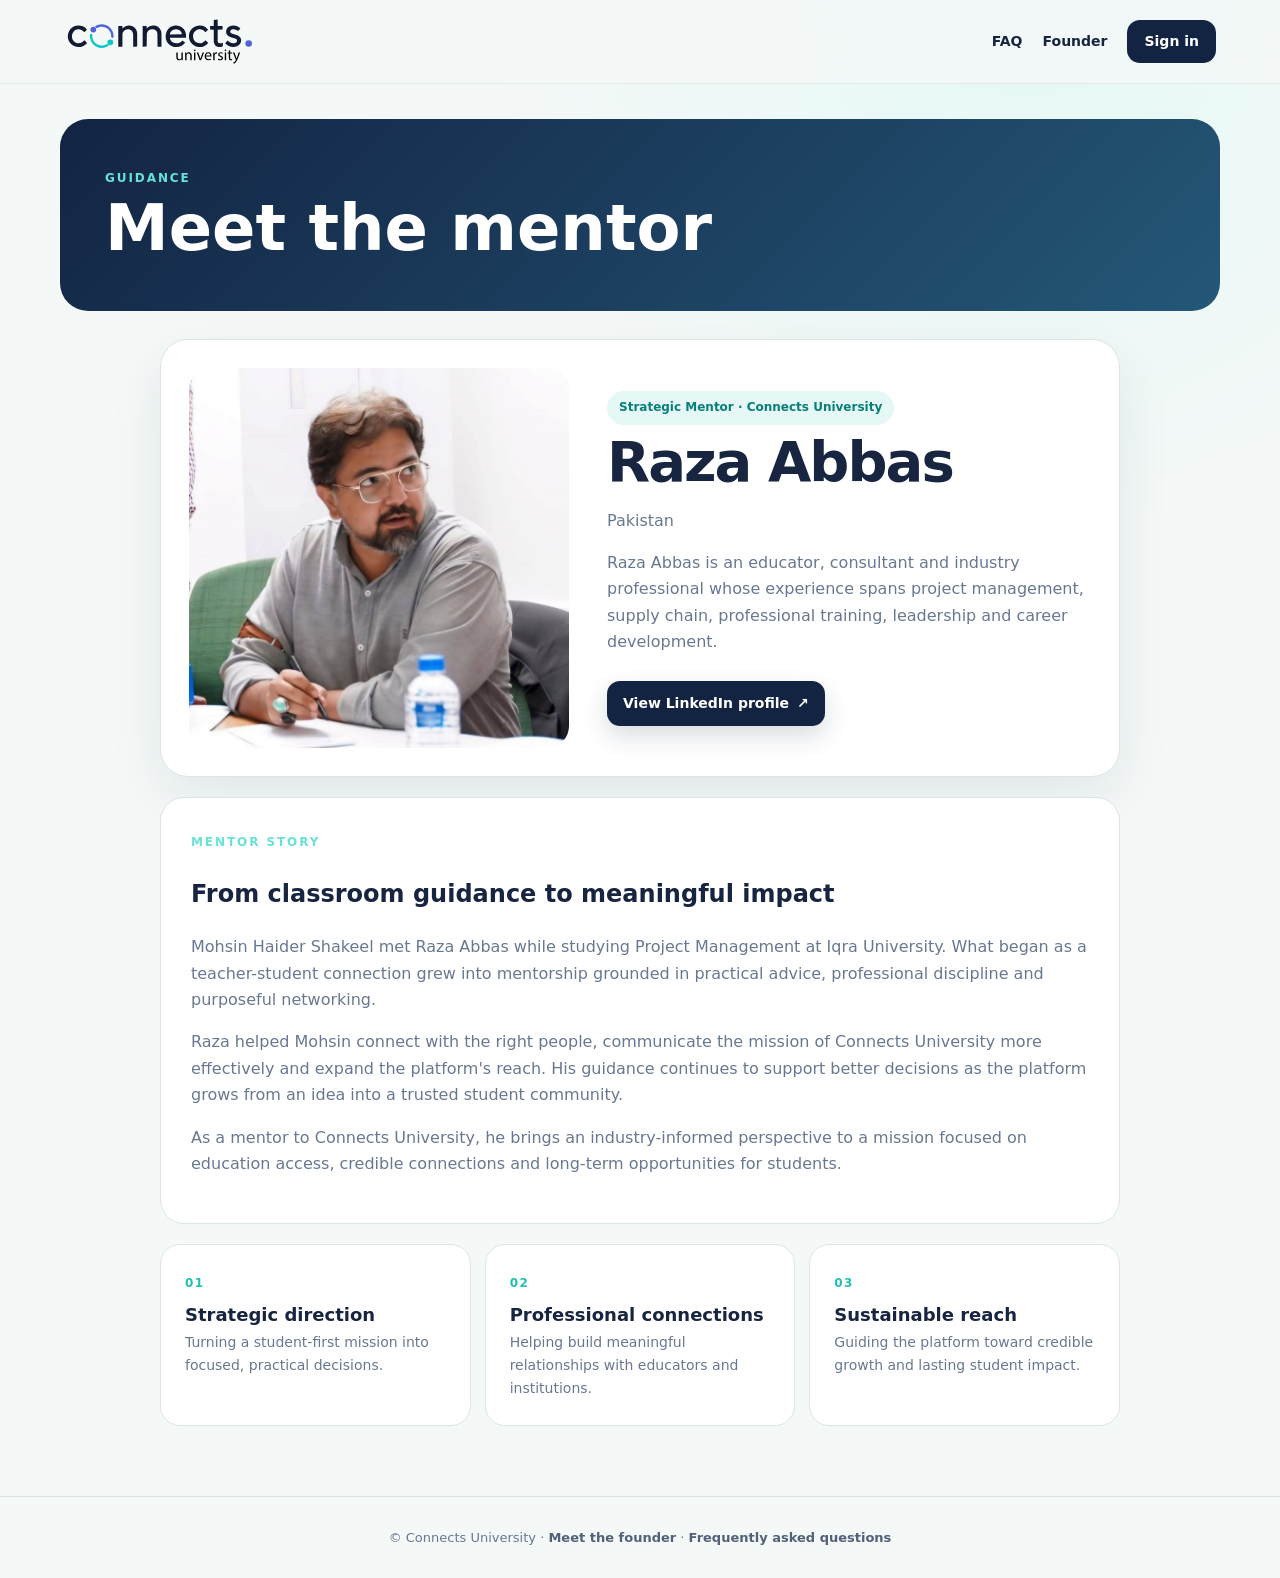
<file: mentor.html>
<!doctype html>
<html lang="en">
<head>
  <meta charset="utf-8">
  <meta name="viewport" content="width=device-width,initial-scale=1">
  <title>Raza Abbas — Mentor to Connects University</title>
  <meta name="description" content="Meet Raza Abbas, strategic mentor to Connects University and an educator and industry professional experienced in project management, supply chain, training and consulting.">
  <link rel="canonical" href="https://connects.university/mentor.html">
  <link rel="icon" href="/connects-icon.svg" type="image/svg+xml">
  <link rel="stylesheet" href="/seo-pages.css">
  <link rel="stylesheet" href="/mentor-pages.css">
  <meta property="og:title" content="Raza Abbas — Mentor to Connects University">
  <meta property="og:description" content="The educator and industry professional helping Connects University build stronger connections and sustainable student impact.">
  <meta property="og:url" content="https://connects.university/mentor.html">
  <meta property="og:type" content="profile">
  <meta property="og:image" content="https://connects.university/raza-abbas-mentor-connects-university.png">
  <script type="application/ld+json">
  {"@context":"https://schema.org","@type":"Person","name":"Raza Abbas","jobTitle":"Strategic Mentor, Educator and Industry Professional","description":"Mentor to Connects University with experience in project management, supply chain, professional training, consulting, leadership and career development.","image":"https://connects.university/raza-abbas-mentor-connects-university.png","url":"https://connects.university/mentor.html","sameAs":["https://www.linkedin.com/in/raza-abbas110/"],"knowsAbout":["Project Management","Supply Chain Management","Corporate Training","Leadership Development","Career Development","Management Consulting"],"affiliation":{"@type":"Organization","name":"Connects University","url":"https://connects.university/"}}
  </script>
  <script type="application/ld+json">
  {"@context":"https://schema.org","@type":"BreadcrumbList","itemListElement":[{"@type":"ListItem","position":1,"name":"Connects University","item":"https://connects.university/"},{"@type":"ListItem","position":2,"name":"Mentor","item":"https://connects.university/mentor.html"}]}
  </script>
</head>
<body>
  <header class="topbar"><nav class="nav" aria-label="Main navigation"><a href="/"><img class="logo" src="/connects-logo-dark.svg" alt="Connects University"></a><div class="navlinks"><a href="/faq.html">FAQ</a><a href="/founder.html">Founder</a><a class="cta" href="/">Sign in</a></div></nav></header>
  <main>
    <section class="page-title"><span class="kicker">Guidance</span><h1>Meet the mentor</h1></section>
    <div class="profile">
      <article class="profile-hero mentor-profile">
        <img src="/raza-abbas-mentor-connects-university.png" alt="Portrait of Raza Abbas, strategic mentor to Connects University" width="800" height="798">
        <div><span class="pill">Strategic Mentor · Connects University</span><h1>Raza Abbas</h1><p>Pakistan</p><p>Raza Abbas is an educator, consultant and industry professional whose experience spans project management, supply chain, professional training, leadership and career development.</p><a class="linkedin-link" href="https://www.linkedin.com/in/raza-abbas110/" target="_blank" rel="noopener noreferrer">View LinkedIn profile <span aria-hidden="true">↗</span></a></div>
      </article>
      <section class="bio"><span class="kicker">Mentor story</span><h2>From classroom guidance to meaningful impact</h2><p>Mohsin Haider Shakeel met Raza Abbas while studying Project Management at Iqra University. What began as a teacher-student connection grew into mentorship grounded in practical advice, professional discipline and purposeful networking.</p><p>Raza helped Mohsin connect with the right people, communicate the mission of Connects University more effectively and expand the platform's reach. His guidance continues to support better decisions as the platform grows from an idea into a trusted student community.</p><p>As a mentor to Connects University, he brings an industry-informed perspective to a mission focused on education access, credible connections and long-term opportunities for students.</p></section>
      <section class="mentor-highlights" aria-label="Mentorship focus areas">
        <article><span>01</span><h3>Strategic direction</h3><p>Turning a student-first mission into focused, practical decisions.</p></article>
        <article><span>02</span><h3>Professional connections</h3><p>Helping build meaningful relationships with educators and institutions.</p></article>
        <article><span>03</span><h3>Sustainable reach</h3><p>Guiding the platform toward credible growth and lasting student impact.</p></article>
      </section>
    </div>
  </main>
  <footer class="footer">© Connects University · <a href="/founder.html">Meet the founder</a> · <a href="/faq.html">Frequently asked questions</a></footer>
</body>
</html>
</file>
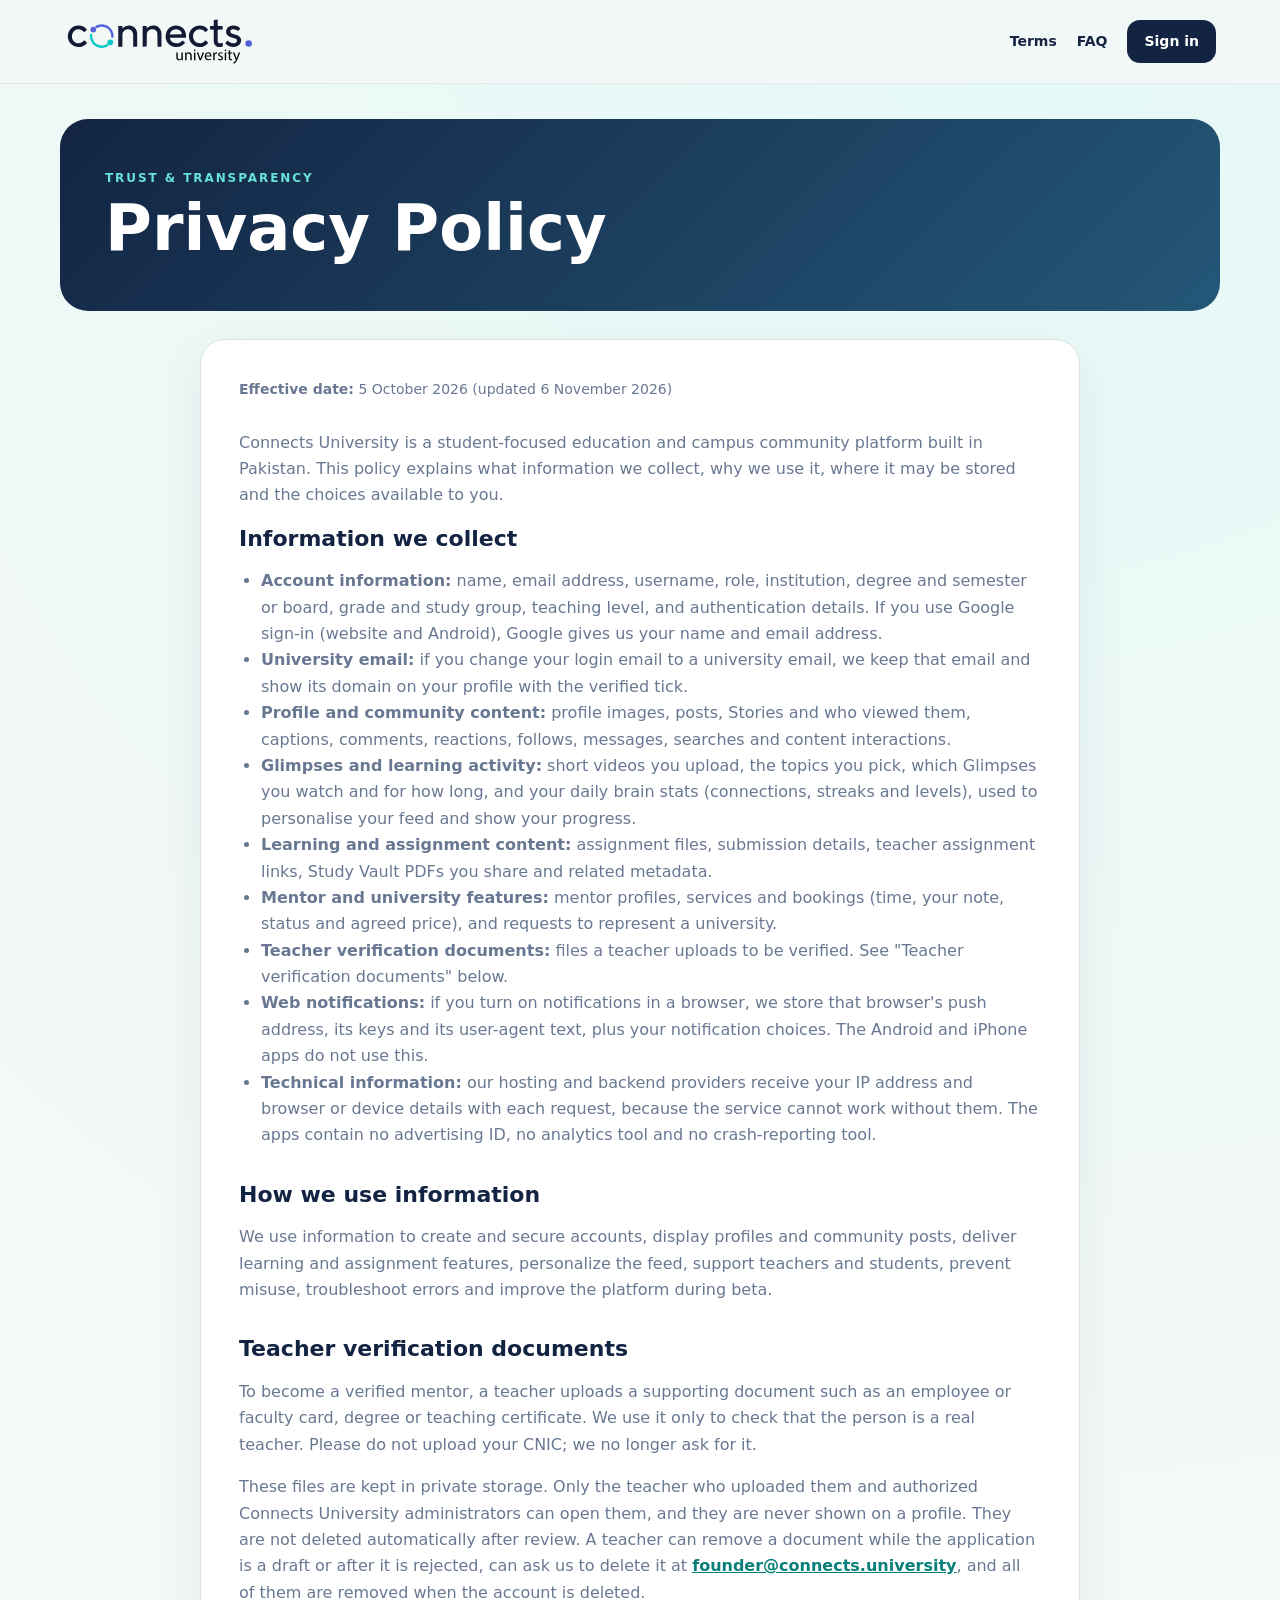
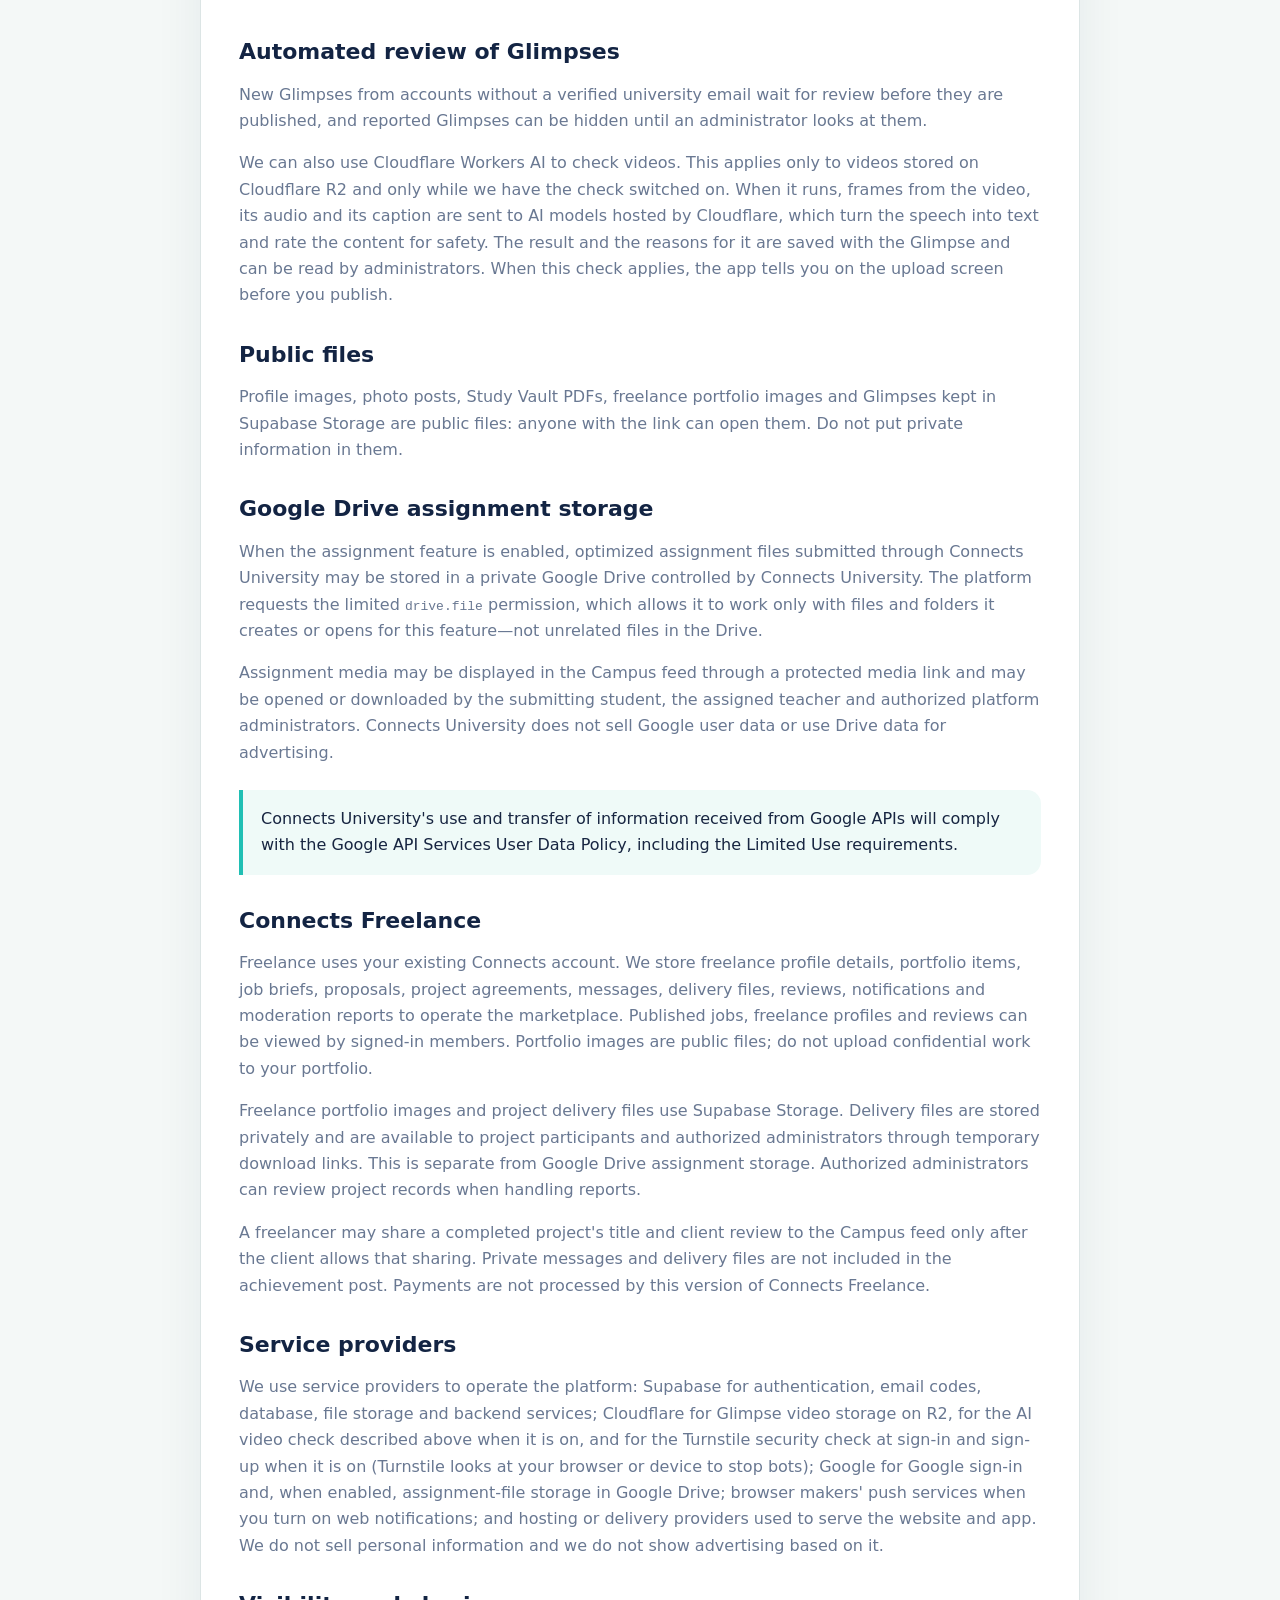
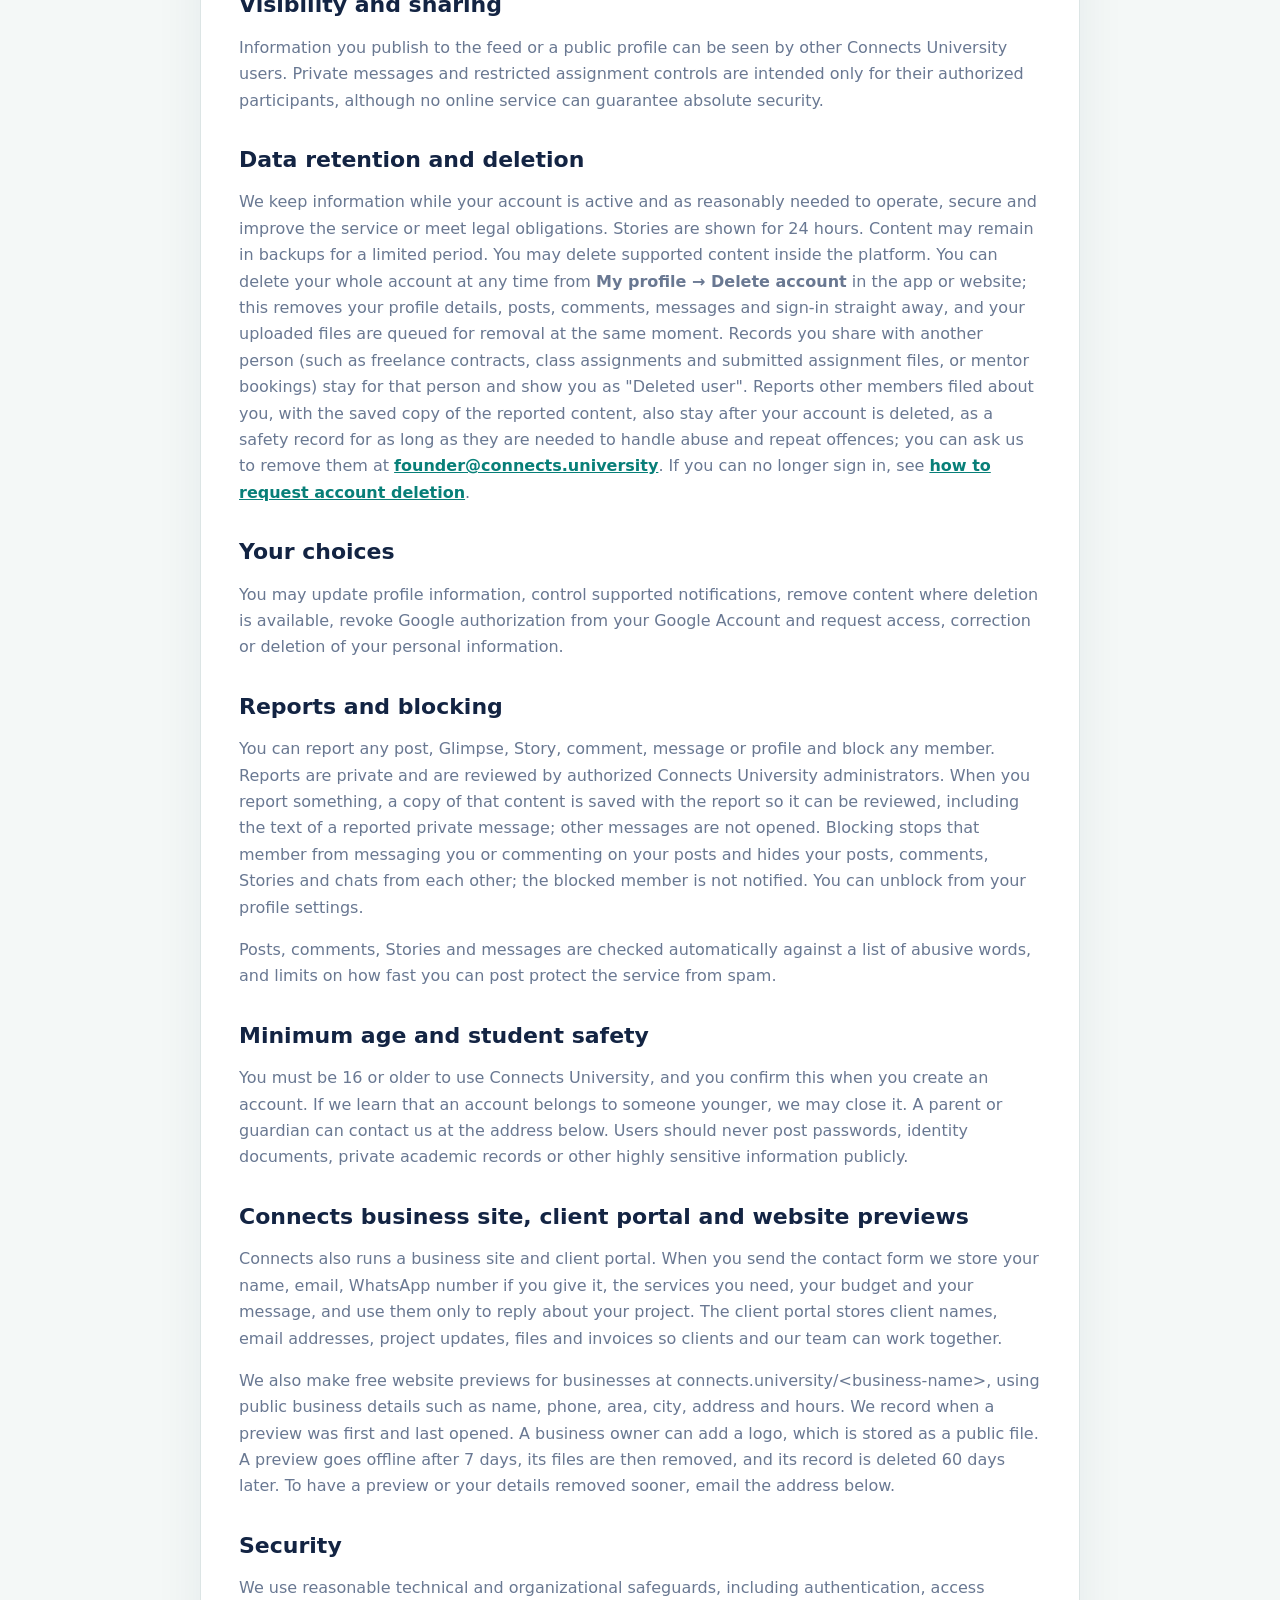
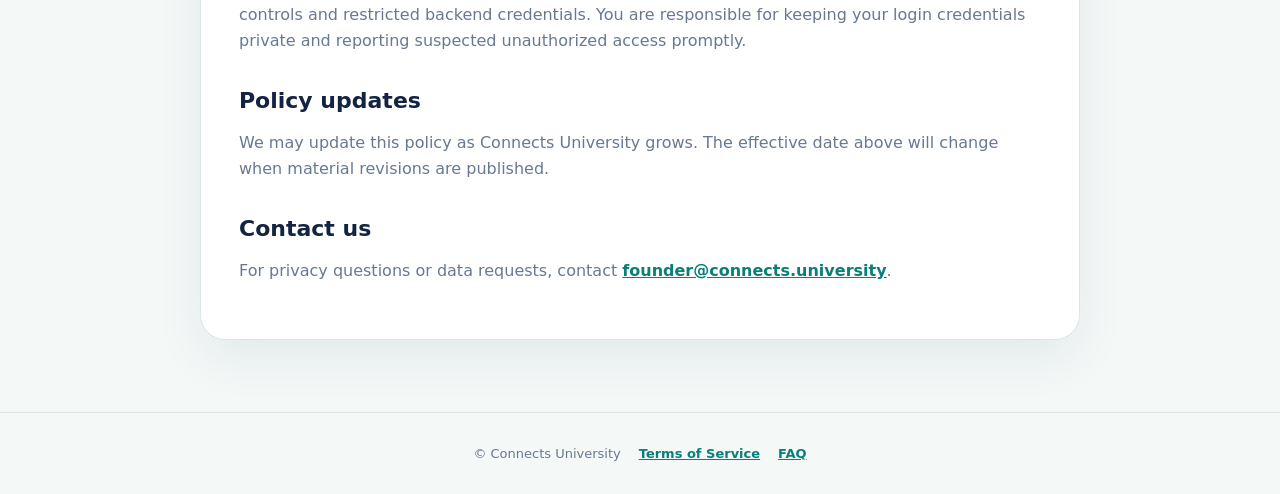
<file: privacy.html>
<!doctype html>
<html lang="en">
<head>
  <meta charset="utf-8">
  <meta name="viewport" content="width=device-width,initial-scale=1">
  <title>Privacy Policy — Connects University</title>
  <meta name="description" content="Learn how Connects University collects, uses, stores and protects account, community and assignment information.">
  <link rel="canonical" href="https://connects.university/privacy.html">
  <link rel="icon" href="/connects-icon.svg" type="image/svg+xml">
  <link rel="stylesheet" href="/seo-pages.css">
  <link rel="stylesheet" href="/legal-pages.css">
  <meta property="og:title" content="Privacy Policy — Connects University">
  <meta property="og:description" content="How Connects University handles account, community and assignment information.">
  <meta property="og:url" content="https://connects.university/privacy.html">
  <meta property="og:type" content="website">
</head>
<body>
  <header class="topbar"><nav class="nav" aria-label="Main navigation"><a href="/"><img class="logo" src="/connects-logo-dark.svg" alt="Connects University"></a><div class="navlinks"><a href="/terms.html">Terms</a><a href="/faq.html">FAQ</a><a class="cta" href="/">Sign in</a></div></nav></header>
  <main>
    <section class="page-title"><span class="kicker">Trust &amp; transparency</span><h1>Privacy Policy</h1></section>
    <div class="legal-shell">
      <article class="legal-card">
        <p class="legal-meta"><strong>Effective date:</strong> 5 October 2026 (updated 6 November 2026)</p>
        <p>Connects University is a student-focused education and campus community platform built in Pakistan. This policy explains what information we collect, why we use it, where it may be stored and the choices available to you.</p>

        <h2>Information we collect</h2>
        <ul>
          <li><strong>Account information:</strong> name, email address, username, role, institution, degree and semester or board, grade and study group, teaching level, and authentication details. If you use Google sign-in (website and Android), Google gives us your name and email address.</li>
          <li><strong>University email:</strong> if you change your login email to a university email, we keep that email and show its domain on your profile with the verified tick.</li>
          <li><strong>Profile and community content:</strong> profile images, posts, Stories and who viewed them, captions, comments, reactions, follows, messages, searches and content interactions.</li>
          <li><strong>Glimpses and learning activity:</strong> short videos you upload, the topics you pick, which Glimpses you watch and for how long, and your daily brain stats (connections, streaks and levels), used to personalise your feed and show your progress.</li>
          <li><strong>Learning and assignment content:</strong> assignment files, submission details, teacher assignment links, Study Vault PDFs you share and related metadata.</li>
          <li><strong>Mentor and university features:</strong> mentor profiles, services and bookings (time, your note, status and agreed price), and requests to represent a university.</li>
          <li><strong>Teacher verification documents:</strong> files a teacher uploads to be verified. See "Teacher verification documents" below.</li>
          <li><strong>Web notifications:</strong> if you turn on notifications in a browser, we store that browser's push address, its keys and its user-agent text, plus your notification choices. The Android and iPhone apps do not use this.</li>
          <li><strong>Technical information:</strong> our hosting and backend providers receive your IP address and browser or device details with each request, because the service cannot work without them. The apps contain no advertising ID, no analytics tool and no crash-reporting tool.</li>
        </ul>

        <h2>How we use information</h2>
        <p>We use information to create and secure accounts, display profiles and community posts, deliver learning and assignment features, personalize the feed, support teachers and students, prevent misuse, troubleshoot errors and improve the platform during beta.</p>

        <h2>Teacher verification documents</h2>
        <p>To become a verified mentor, a teacher uploads a supporting document such as an employee or faculty card, degree or teaching certificate. We use it only to check that the person is a real teacher. Please do not upload your CNIC; we no longer ask for it.</p>
        <p>These files are kept in private storage. Only the teacher who uploaded them and authorized Connects University administrators can open them, and they are never shown on a profile. They are not deleted automatically after review. A teacher can remove a document while the application is a draft or after it is rejected, can ask us to delete it at <a href="mailto:founder@connects.university">founder@connects.university</a>, and all of them are removed when the account is deleted.</p>

        <h2>Automated review of Glimpses</h2>
        <p>New Glimpses from accounts without a verified university email wait for review before they are published, and reported Glimpses can be hidden until an administrator looks at them.</p>
        <p>We can also use Cloudflare Workers AI to check videos. This applies only to videos stored on Cloudflare R2 and only while we have the check switched on. When it runs, frames from the video, its audio and its caption are sent to AI models hosted by Cloudflare, which turn the speech into text and rate the content for safety. The result and the reasons for it are saved with the Glimpse and can be read by administrators. When this check applies, the app tells you on the upload screen before you publish.</p>

        <h2>Public files</h2>
        <p>Profile images, photo posts, Study Vault PDFs, freelance portfolio images and Glimpses kept in Supabase Storage are public files: anyone with the link can open them. Do not put private information in them.</p>

        <h2>Google Drive assignment storage</h2>
        <p>When the assignment feature is enabled, optimized assignment files submitted through Connects University may be stored in a private Google Drive controlled by Connects University. The platform requests the limited <code>drive.file</code> permission, which allows it to work only with files and folders it creates or opens for this feature—not unrelated files in the Drive.</p>
        <p>Assignment media may be displayed in the Campus feed through a protected media link and may be opened or downloaded by the submitting student, the assigned teacher and authorized platform administrators. Connects University does not sell Google user data or use Drive data for advertising.</p>
        <p class="legal-note">Connects University's use and transfer of information received from Google APIs will comply with the Google API Services User Data Policy, including the Limited Use requirements.</p>

        <h2>Connects Freelance</h2>
        <p>Freelance uses your existing Connects account. We store freelance profile details, portfolio items, job briefs, proposals, project agreements, messages, delivery files, reviews, notifications and moderation reports to operate the marketplace. Published jobs, freelance profiles and reviews can be viewed by signed-in members. Portfolio images are public files; do not upload confidential work to your portfolio.</p>
        <p>Freelance portfolio images and project delivery files use Supabase Storage. Delivery files are stored privately and are available to project participants and authorized administrators through temporary download links. This is separate from Google Drive assignment storage. Authorized administrators can review project records when handling reports.</p>
        <p>A freelancer may share a completed project's title and client review to the Campus feed only after the client allows that sharing. Private messages and delivery files are not included in the achievement post. Payments are not processed by this version of Connects Freelance.</p>

        <h2>Service providers</h2>
        <p>We use service providers to operate the platform: Supabase for authentication, email codes, database, file storage and backend services; Cloudflare for Glimpse video storage on R2, for the AI video check described above when it is on, and for the Turnstile security check at sign-in and sign-up when it is on (Turnstile looks at your browser or device to stop bots); Google for Google sign-in and, when enabled, assignment-file storage in Google Drive; browser makers' push services when you turn on web notifications; and hosting or delivery providers used to serve the website and app. We do not sell personal information and we do not show advertising based on it.</p>

        <h2>Visibility and sharing</h2>
        <p>Information you publish to the feed or a public profile can be seen by other Connects University users. Private messages and restricted assignment controls are intended only for their authorized participants, although no online service can guarantee absolute security.</p>

        <h2>Data retention and deletion</h2>
        <p>We keep information while your account is active and as reasonably needed to operate, secure and improve the service or meet legal obligations. Stories are shown for 24 hours. Content may remain in backups for a limited period. You may delete supported content inside the platform. You can delete your whole account at any time from <b>My profile → Delete account</b> in the app or website; this removes your profile details, posts, comments, messages and sign-in straight away, and your uploaded files are queued for removal at the same moment. Records you share with another person (such as freelance contracts, class assignments and submitted assignment files, or mentor bookings) stay for that person and show you as "Deleted user". Reports other members filed about you, with the saved copy of the reported content, also stay after your account is deleted, as a safety record for as long as they are needed to handle abuse and repeat offences; you can ask us to remove them at <a href="mailto:founder@connects.university">founder@connects.university</a>. If you can no longer sign in, see <a href="/delete-account.html">how to request account deletion</a>.</p>

        <h2>Your choices</h2>
        <p>You may update profile information, control supported notifications, remove content where deletion is available, revoke Google authorization from your Google Account and request access, correction or deletion of your personal information.</p>

        <h2>Reports and blocking</h2>
        <p>You can report any post, Glimpse, Story, comment, message or profile and block any member. Reports are private and are reviewed by authorized Connects University administrators. When you report something, a copy of that content is saved with the report so it can be reviewed, including the text of a reported private message; other messages are not opened. Blocking stops that member from messaging you or commenting on your posts and hides your posts, comments, Stories and chats from each other; the blocked member is not notified. You can unblock from your profile settings.</p>
        <p>Posts, comments, Stories and messages are checked automatically against a list of abusive words, and limits on how fast you can post protect the service from spam.</p>

        <h2>Minimum age and student safety</h2>
        <p>You must be 16 or older to use Connects University, and you confirm this when you create an account. If we learn that an account belongs to someone younger, we may close it. A parent or guardian can contact us at the address below. Users should never post passwords, identity documents, private academic records or other highly sensitive information publicly.</p>

        <h2>Connects business site, client portal and website previews</h2>
        <p>Connects also runs a business site and client portal. When you send the contact form we store your name, email, WhatsApp number if you give it, the services you need, your budget and your message, and use them only to reply about your project. The client portal stores client names, email addresses, project updates, files and invoices so clients and our team can work together.</p>
        <p>We also make free website previews for businesses at connects.university/&lt;business-name&gt;, using public business details such as name, phone, area, city, address and hours. We record when a preview was first and last opened. A business owner can add a logo, which is stored as a public file. A preview goes offline after 7 days, its files are then removed, and its record is deleted 60 days later. To have a preview or your details removed sooner, email the address below.</p>

        <h2>Security</h2>
        <p>We use reasonable technical and organizational safeguards, including authentication, access controls and restricted backend credentials. You are responsible for keeping your login credentials private and reporting suspected unauthorized access promptly.</p>

        <h2>Policy updates</h2>
        <p>We may update this policy as Connects University grows. The effective date above will change when material revisions are published.</p>

        <h2>Contact us</h2>
        <p>For privacy questions or data requests, contact <a href="mailto:founder@connects.university">founder@connects.university</a>.</p>
      </article>
    </div>
  </main>
  <footer class="footer legal-footer-links"><span>© Connects University</span><a href="/terms.html">Terms of Service</a><a href="/faq.html">FAQ</a></footer>
</body>
</html>
</file>
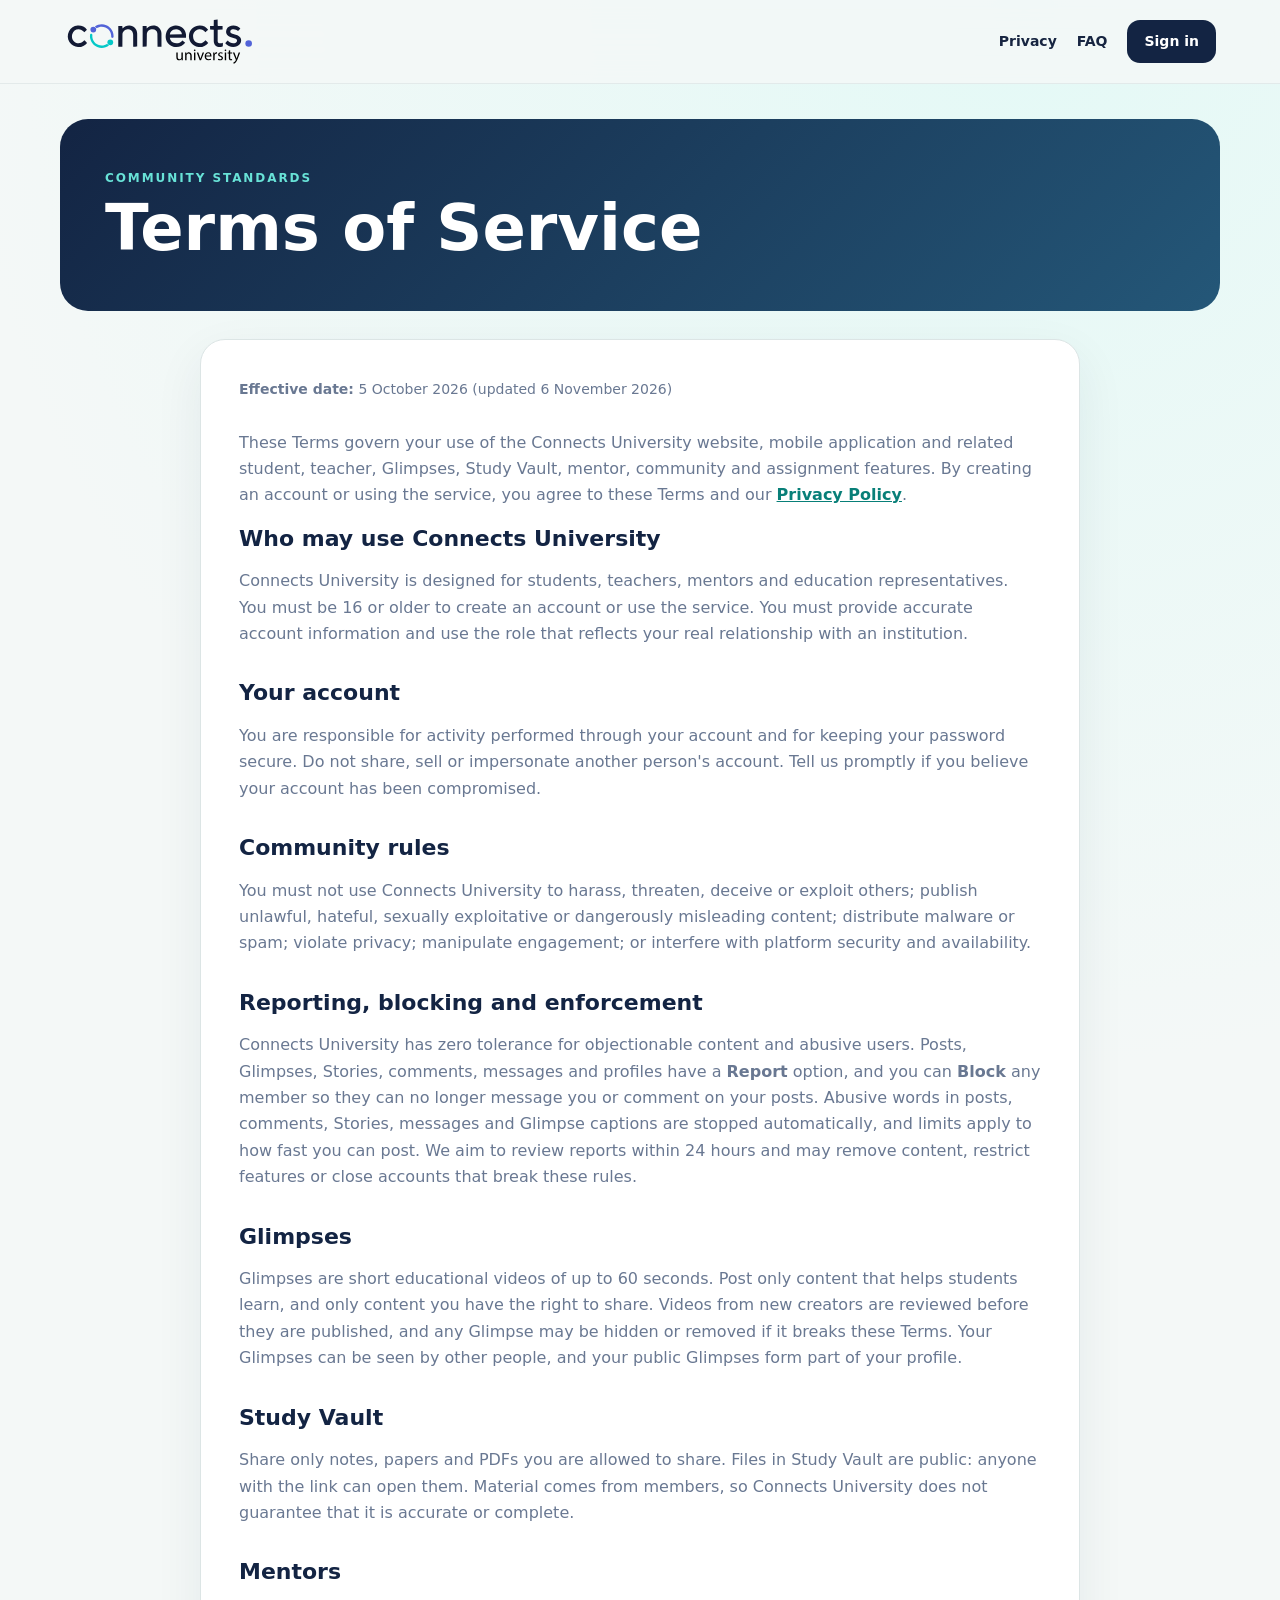
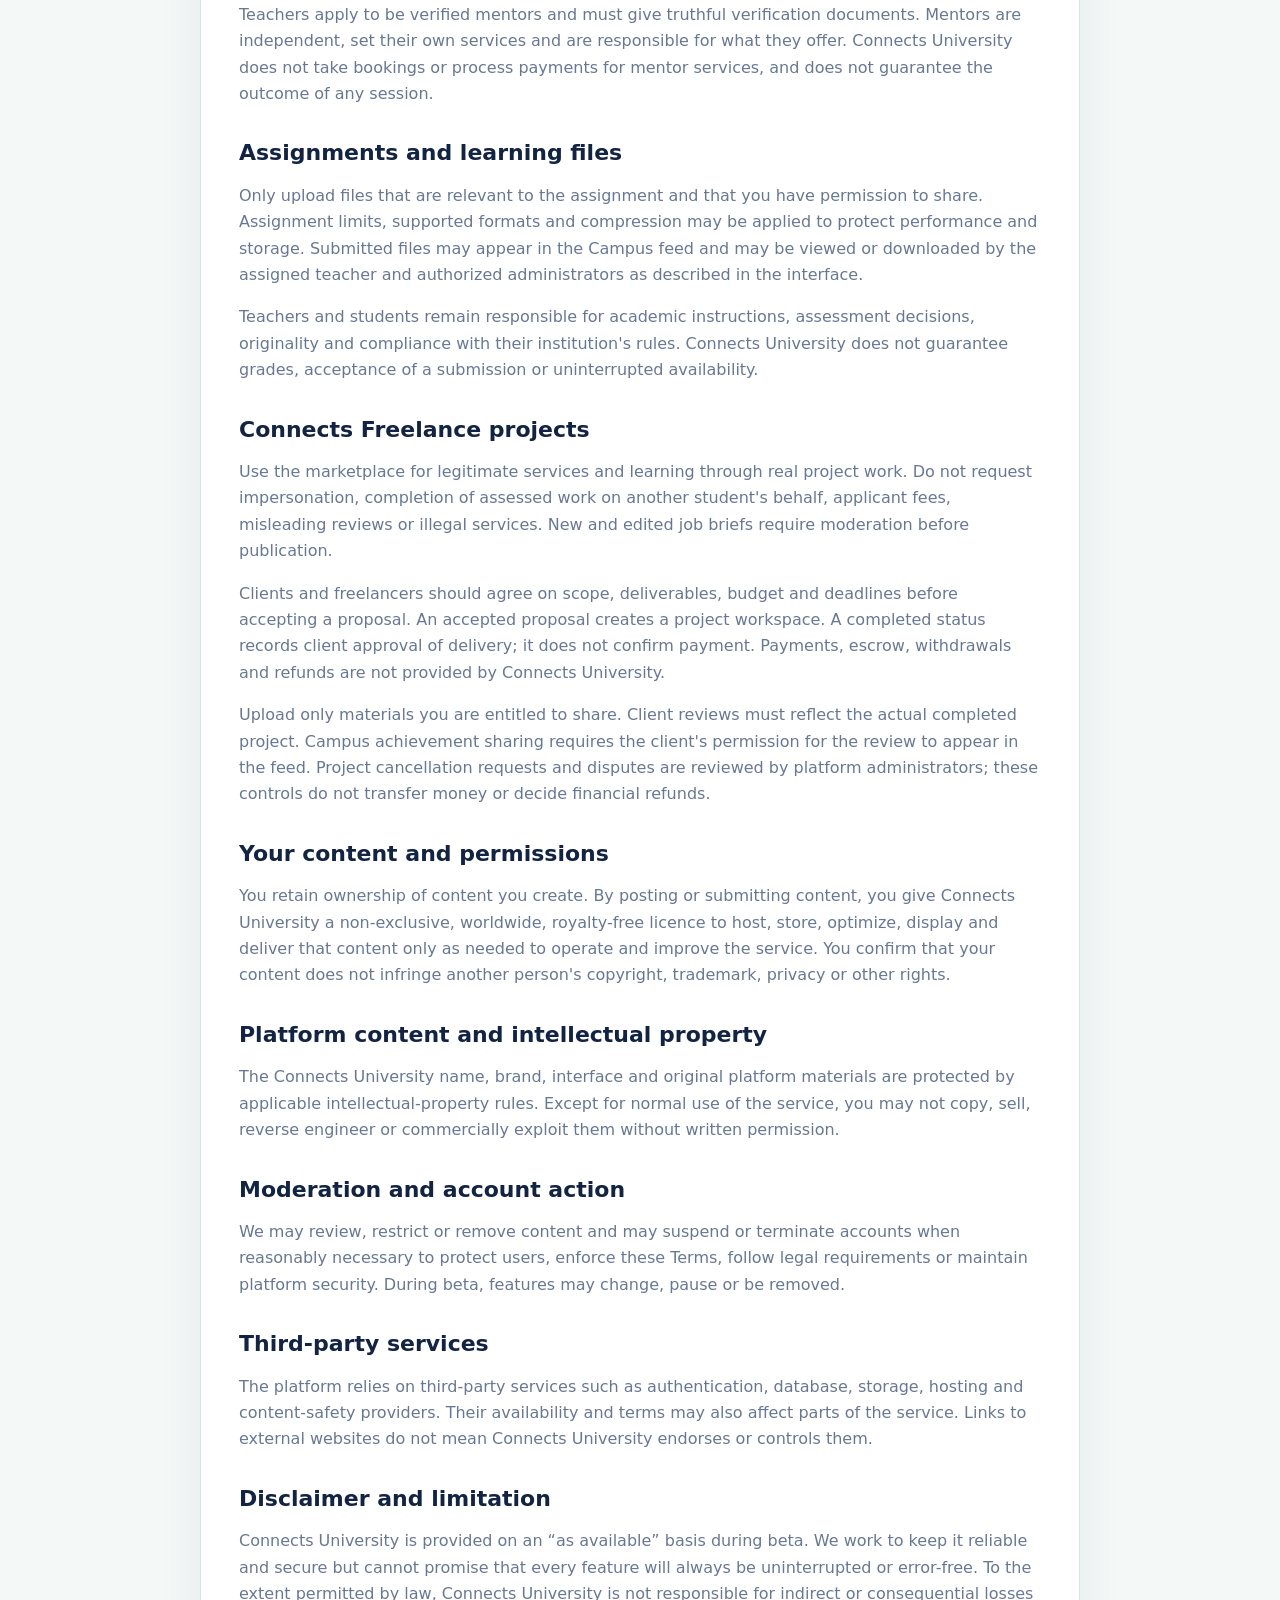
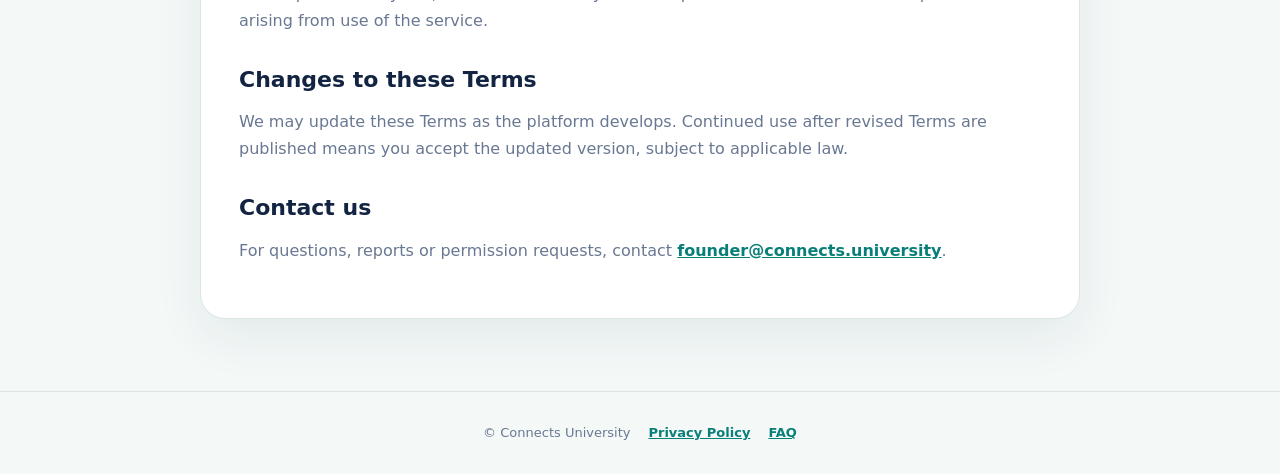
<file: terms.html>
<!doctype html>
<html lang="en">
<head>
  <meta charset="utf-8">
  <meta name="viewport" content="width=device-width,initial-scale=1">
  <title>Terms of Service — Connects University</title>
  <meta name="description" content="Terms governing accounts, community posts, assignments and responsible use of Connects University.">
  <link rel="canonical" href="https://connects.university/terms.html">
  <link rel="icon" href="/connects-icon.svg" type="image/svg+xml">
  <link rel="stylesheet" href="/seo-pages.css">
  <link rel="stylesheet" href="/legal-pages.css">
  <meta property="og:title" content="Terms of Service — Connects University">
  <meta property="og:description" content="Rules for responsible use of the Connects University student community and assignment features.">
  <meta property="og:url" content="https://connects.university/terms.html">
  <meta property="og:type" content="website">
</head>
<body>
  <header class="topbar"><nav class="nav" aria-label="Main navigation"><a href="/"><img class="logo" src="/connects-logo-dark.svg" alt="Connects University"></a><div class="navlinks"><a href="/privacy.html">Privacy</a><a href="/faq.html">FAQ</a><a class="cta" href="/">Sign in</a></div></nav></header>
  <main>
    <section class="page-title"><span class="kicker">Community standards</span><h1>Terms of Service</h1></section>
    <div class="legal-shell">
      <article class="legal-card">
        <p class="legal-meta"><strong>Effective date:</strong> 5 October 2026 (updated 6 November 2026)</p>
        <p>These Terms govern your use of the Connects University website, mobile application and related student, teacher, Glimpses, Study Vault, mentor, community and assignment features. By creating an account or using the service, you agree to these Terms and our <a href="/privacy.html">Privacy Policy</a>.</p>

        <h2>Who may use Connects University</h2>
        <p>Connects University is designed for students, teachers, mentors and education representatives. You must be 16 or older to create an account or use the service. You must provide accurate account information and use the role that reflects your real relationship with an institution.</p>

        <h2>Your account</h2>
        <p>You are responsible for activity performed through your account and for keeping your password secure. Do not share, sell or impersonate another person's account. Tell us promptly if you believe your account has been compromised.</p>

        <h2>Community rules</h2>
        <p>You must not use Connects University to harass, threaten, deceive or exploit others; publish unlawful, hateful, sexually exploitative or dangerously misleading content; distribute malware or spam; violate privacy; manipulate engagement; or interfere with platform security and availability.</p>

        <h2>Reporting, blocking and enforcement</h2>
        <p>Connects University has zero tolerance for objectionable content and abusive users. Posts, Glimpses, Stories, comments, messages and profiles have a <b>Report</b> option, and you can <b>Block</b> any member so they can no longer message you or comment on your posts. Abusive words in posts, comments, Stories, messages and Glimpse captions are stopped automatically, and limits apply to how fast you can post. We aim to review reports within 24 hours and may remove content, restrict features or close accounts that break these rules.</p>

        <h2>Glimpses</h2>
        <p>Glimpses are short educational videos of up to 60 seconds. Post only content that helps students learn, and only content you have the right to share. Videos from new creators are reviewed before they are published, and any Glimpse may be hidden or removed if it breaks these Terms. Your Glimpses can be seen by other people, and your public Glimpses form part of your profile.</p>

        <h2>Study Vault</h2>
        <p>Share only notes, papers and PDFs you are allowed to share. Files in Study Vault are public: anyone with the link can open them. Material comes from members, so Connects University does not guarantee that it is accurate or complete.</p>

        <h2>Mentors</h2>
        <p>Teachers apply to be verified mentors and must give truthful verification documents. Mentors are independent, set their own services and are responsible for what they offer. Connects University does not take bookings or process payments for mentor services, and does not guarantee the outcome of any session.</p>

        <h2>Assignments and learning files</h2>
        <p>Only upload files that are relevant to the assignment and that you have permission to share. Assignment limits, supported formats and compression may be applied to protect performance and storage. Submitted files may appear in the Campus feed and may be viewed or downloaded by the assigned teacher and authorized administrators as described in the interface.</p>
        <p>Teachers and students remain responsible for academic instructions, assessment decisions, originality and compliance with their institution's rules. Connects University does not guarantee grades, acceptance of a submission or uninterrupted availability.</p>

        <h2>Connects Freelance projects</h2>
        <p>Use the marketplace for legitimate services and learning through real project work. Do not request impersonation, completion of assessed work on another student's behalf, applicant fees, misleading reviews or illegal services. New and edited job briefs require moderation before publication.</p>
        <p>Clients and freelancers should agree on scope, deliverables, budget and deadlines before accepting a proposal. An accepted proposal creates a project workspace. A completed status records client approval of delivery; it does not confirm payment. Payments, escrow, withdrawals and refunds are not provided by Connects University.</p>
        <p>Upload only materials you are entitled to share. Client reviews must reflect the actual completed project. Campus achievement sharing requires the client's permission for the review to appear in the feed. Project cancellation requests and disputes are reviewed by platform administrators; these controls do not transfer money or decide financial refunds.</p>

        <h2>Your content and permissions</h2>
        <p>You retain ownership of content you create. By posting or submitting content, you give Connects University a non-exclusive, worldwide, royalty-free licence to host, store, optimize, display and deliver that content only as needed to operate and improve the service. You confirm that your content does not infringe another person's copyright, trademark, privacy or other rights.</p>

        <h2>Platform content and intellectual property</h2>
        <p>The Connects University name, brand, interface and original platform materials are protected by applicable intellectual-property rules. Except for normal use of the service, you may not copy, sell, reverse engineer or commercially exploit them without written permission.</p>

        <h2>Moderation and account action</h2>
        <p>We may review, restrict or remove content and may suspend or terminate accounts when reasonably necessary to protect users, enforce these Terms, follow legal requirements or maintain platform security. During beta, features may change, pause or be removed.</p>

        <h2>Third-party services</h2>
        <p>The platform relies on third-party services such as authentication, database, storage, hosting and content-safety providers. Their availability and terms may also affect parts of the service. Links to external websites do not mean Connects University endorses or controls them.</p>

        <h2>Disclaimer and limitation</h2>
        <p>Connects University is provided on an “as available” basis during beta. We work to keep it reliable and secure but cannot promise that every feature will always be uninterrupted or error-free. To the extent permitted by law, Connects University is not responsible for indirect or consequential losses arising from use of the service.</p>

        <h2>Changes to these Terms</h2>
        <p>We may update these Terms as the platform develops. Continued use after revised Terms are published means you accept the updated version, subject to applicable law.</p>

        <h2>Contact us</h2>
        <p>For questions, reports or permission requests, contact <a href="mailto:founder@connects.university">founder@connects.university</a>.</p>
      </article>
    </div>
  </main>
  <footer class="footer legal-footer-links"><span>© Connects University</span><a href="/privacy.html">Privacy Policy</a><a href="/faq.html">FAQ</a></footer>
</body>
</html>
</file>
<file: landing.css>
/* Connects University — landing page (light glass, matches the app default) */
:root {
  --bg: #f4f6fb;
  --text: #1b2440;
  --heading: #0f1a33;
  --muted: #5b6680;
  --border: rgba(20, 33, 61, 0.1);
  --edge: rgba(255, 255, 255, 0.95);
  --card: rgba(255, 255, 255, 0.82);
  --teal: #04c8c7;
  --teal-text: #0a7d78;
  --grad: linear-gradient(135deg, #3ee6e2 0%, #04c8c7 45%, #6f86ff 100%);
  --on-grad: #06112a;
  color-scheme: light;
}
* { box-sizing: border-box; }
html { scroll-behavior: smooth; }
body {
  margin: 0;
  min-height: 100vh;
  background: var(--bg);
  color: var(--text);
  font: 400 16px/1.6 "Plus Jakarta Sans", system-ui, -apple-system, "Segoe UI", sans-serif;
  overflow-x: hidden;
}
a { color: inherit; }
img { max-width: 100%; }
code { font-size: 0.92em; color: var(--teal-text); }

.aurora { position: fixed; inset: 0; z-index: -1; pointer-events: none; }
.aurora i { position: absolute; width: 60vmax; height: 60vmax; border-radius: 50%; filter: blur(90px); opacity: 0.12; }
.aurora i:first-child { background: #04c8c7; top: -25vmax; left: -15vmax; }
.aurora i:last-child { background: #5263d8; bottom: -30vmax; right: -20vmax; opacity: 0.12; }

/* nav */
.nav {
  position: sticky; top: 12px; z-index: 10;
  display: flex; align-items: center; gap: 18px;
  width: min(1120px, calc(100% - 24px)); margin: 12px auto 0; padding: 10px 12px 10px 18px;
  border: 1px solid var(--border); border-radius: 22px;
  background: rgba(255, 255, 255, 0.74); backdrop-filter: saturate(170%) blur(20px); -webkit-backdrop-filter: saturate(170%) blur(20px);
  box-shadow: inset 0 1px 0 var(--edge), 0 18px 50px -20px rgba(20, 33, 61, 0.28);
}
.brand img { display: block; height: 34px; width: auto; }
.nav-links { display: flex; gap: 22px; margin-left: auto; font-size: 14px; color: var(--muted); }
.nav-links a { text-decoration: none; }
.nav-links a:hover { color: var(--text); }

/* buttons */
.btn {
  display: inline-flex; align-items: center; justify-content: center; gap: 8px;
  min-height: 52px; padding: 0 24px; border-radius: 16px;
  font-weight: 800; font-size: 16px; text-decoration: none; white-space: nowrap;
  transition: transform 0.15s ease, box-shadow 0.15s ease;
}
.btn:hover { transform: translateY(-1px); }
.btn:focus-visible { outline: 3px solid var(--teal-text); outline-offset: 3px; }
.btn-primary { background: var(--grad); color: var(--on-grad); box-shadow: 0 14px 34px -12px rgba(4, 200, 199, 0.7); }
.btn-glass { border: 1px solid var(--border); background: var(--card); box-shadow: inset 0 1px 0 var(--edge); }
.btn-sm { min-height: 42px; padding: 0 16px; font-size: 14px; border-radius: 13px; }

/* hero */
.hero {
  display: grid; grid-template-columns: 1.15fr 0.85fr; align-items: center; gap: 48px;
  width: min(1120px, calc(100% - 32px)); margin: 0 auto; padding: 72px 0 40px;
}
.kicker { display: inline-block; padding: 6px 12px; border: 1px solid rgba(10, 125, 120, 0.3); border-radius: 999px; background: rgba(4, 170, 168, 0.11); color: var(--teal-text); font-size: 13px; font-weight: 700; letter-spacing: 0.02em; }
h1 { margin: 18px 0 16px; font-size: clamp(40px, 6vw, 68px); line-height: 1.04; letter-spacing: -0.035em; color: var(--heading); font-weight: 800; }
.grad { background: linear-gradient(135deg, #0a7d78 0%, #4655c9 100%); -webkit-background-clip: text; background-clip: text; color: transparent; }
.lead { margin: 0; max-width: 560px; font-size: 18px; color: var(--muted); }
.lead.small { font-size: 17px; }
.cta-row { display: flex; flex-wrap: wrap; gap: 12px; margin-top: 28px; }
.stores { display: flex; gap: 10px; margin-top: 22px; }
.store { display: grid; padding: 8px 14px; border: 1px solid var(--border); border-radius: 12px; background: var(--card); line-height: 1.25; }
.store b { font-size: 14px; }
.store small { font-size: 11px; color: var(--muted); }

/* phone mockup: shows a video screen, and video is always on dark */
.phone {
  --text: #eef1ff;
  --muted: rgba(226, 232, 255, 0.68);
  --border: rgba(255, 255, 255, 0.12);
  --teal-text: #5eeae4;
  color: var(--text);
  justify-self: center; width: 300px; aspect-ratio: 9 / 19; padding: 10px;
  border-radius: 46px; background: linear-gradient(160deg, #2a3463, #0d1330);
  box-shadow: 0 40px 90px -30px rgba(4, 200, 199, 0.45), inset 0 1px 0 rgba(255, 255, 255, 0.25);
  position: relative; transform: rotate(3deg);
}
.phone-example { position: absolute; z-index: 2; top: -12px; left: 50%; transform: translateX(-50%); padding: 3px 12px; border-radius: 999px; background: var(--grad); color: var(--on-grad); font-size: 11px; font-weight: 800; }
.phone-screen { position: relative; height: 100%; overflow: hidden; border-radius: 38px; background: #050816; display: flex; flex-direction: column; }
.chips { display: flex; gap: 6px; padding: 14px 10px 8px; overflow: hidden; font-size: 10px; white-space: nowrap; }
.chips span { padding: 5px 9px; border: 1px solid var(--border); border-radius: 999px; }
.chips .on { background: var(--grad); color: var(--on-grad); border-color: transparent; font-weight: 700; }
.reel { position: relative; flex: 1; margin: 0 6px; border-radius: 22px; background: radial-gradient(circle at 50% 35%, #1a4a6b, #0b1a33 70%); overflow: hidden; }
.tag { position: absolute; top: 12px; left: 12px; padding: 4px 9px; border-radius: 999px; font-size: 10px; font-weight: 700; background: rgba(4, 200, 199, 0.25); border: 1px solid rgba(94, 234, 228, 0.4); }
.reel-title { position: absolute; top: 34%; left: 0; right: 0; text-align: center; font-size: 26px; font-weight: 800; line-height: 1.1; }
.reel-title em { display: block; font-style: normal; font-size: 16px; color: var(--teal-text); margin-top: 6px; }
.reel-side { position: absolute; right: 10px; bottom: 70px; display: grid; gap: 12px; text-align: center; font-style: normal; }
.reel-side i { display: grid; place-items: center; width: 36px; height: 36px; border-radius: 50%; background: rgba(255, 255, 255, 0.1); font-style: normal; font-size: 14px; position: relative; }
.reel-side small { position: absolute; top: 37px; font-size: 9px; color: var(--muted); }
.reel-who { position: absolute; left: 12px; bottom: 52px; display: grid; grid-template-columns: auto 1fr; column-gap: 8px; align-items: center; font-size: 12px; }
.reel-who .av { grid-row: span 2; display: grid; place-items: center; width: 30px; height: 30px; border-radius: 50%; background: var(--grad); color: var(--on-grad); font-weight: 800; font-size: 11px; }
.reel-who small { color: var(--muted); font-size: 10px; }
.tick { display: inline-grid; place-items: center; width: 13px; height: 13px; border-radius: 50%; background: #3b82f6; font-size: 8px; color: #fff; }
.reel-cap { position: absolute; left: 12px; right: 56px; bottom: 16px; margin: 0; font-size: 11px; }
.bar { position: absolute; left: 0; right: 0; bottom: 0; height: 3px; background: rgba(255, 255, 255, 0.12); }
.bar i { display: block; width: 45%; height: 100%; background: var(--teal); animation: play 6s linear infinite; }
@keyframes play { from { width: 0; } to { width: 100%; } }
.tabbar { display: flex; justify-content: space-around; align-items: center; padding: 10px 6px 16px; font-size: 10px; color: var(--muted); }
.tabbar .on { color: var(--text); font-weight: 700; }
.tabbar .plus { display: grid; place-items: center; width: 30px; height: 30px; border-radius: 10px; background: var(--grad); color: var(--on-grad); font-size: 18px; font-weight: 800; }

/* sections */
.strip {
  display: grid; grid-template-columns: repeat(4, 1fr); gap: 1px;
  width: min(1120px, calc(100% - 32px)); margin: 24px auto; overflow: hidden;
  border: 1px solid var(--border); border-radius: 22px; background: var(--border);
}
.strip div { display: grid; gap: 2px; padding: 20px; background: #fff; text-align: center; }
.strip b { font-size: 22px; color: var(--heading); }
.strip span { font-size: 13px; color: var(--muted); }
.section { width: min(1120px, calc(100% - 32px)); margin: 0 auto; padding: 64px 0 8px; }
.section h2, .final h2 { margin: 0 0 22px; font-size: clamp(28px, 4vw, 40px); letter-spacing: -0.02em; color: var(--heading); }
.cards { display: grid; gap: 16px; }
.cards.three { grid-template-columns: repeat(3, 1fr); }
.card { padding: 24px; border: 1px solid var(--border); border-radius: 22px; background: var(--card); box-shadow: inset 0 1px 0 var(--edge); backdrop-filter: blur(16px); }
.card h3 { margin: 0 0 8px; font-size: 19px; color: var(--heading); }
.card p { margin: 0; color: var(--muted); font-size: 15px; }
.num { display: inline-grid; place-items: center; width: 34px; height: 34px; margin-bottom: 14px; border-radius: 11px; background: var(--grad); color: var(--on-grad); font-weight: 800; }
.split { display: grid; grid-template-columns: 1fr 1.1fr; gap: 40px; align-items: start; }
.checks { margin: 0; padding: 0; list-style: none; display: grid; gap: 12px; }
.checks li { position: relative; padding: 16px 18px 16px 48px; border: 1px solid var(--border); border-radius: 18px; background: var(--card); color: var(--muted); }
.checks li::before { content: "✓"; position: absolute; left: 16px; top: 15px; display: grid; place-items: center; width: 22px; height: 22px; border-radius: 50%; background: rgba(4, 200, 199, 0.2); color: var(--teal-text); font-weight: 800; font-size: 12px; }
.checks b { color: var(--text); }
.mission blockquote { margin: 0; padding: 30px; border: 1px solid rgba(10, 125, 120, 0.25); border-radius: 24px; background: linear-gradient(145deg, rgba(4, 200, 199, 0.1), rgba(111, 124, 255, 0.08)); font-size: 20px; line-height: 1.55; color: var(--heading); }
.mission cite { display: block; margin-top: 16px; font-size: 14px; font-style: normal; color: var(--muted); }
.faq details { border-bottom: 1px solid var(--border); padding: 4px 0; }
.faq summary { cursor: pointer; padding: 14px 0; font-weight: 700; font-size: 17px; list-style: none; }
.faq summary::-webkit-details-marker { display: none; }
.faq summary::after { content: "+"; float: right; color: var(--teal-text); font-size: 22px; line-height: 1; }
.faq details[open] summary::after { content: "–"; }
.faq p { margin: 0 0 16px; color: var(--muted); }
.final { width: min(1120px, calc(100% - 32px)); margin: 64px auto 0; padding: 48px 24px; text-align: center; border: 1px solid var(--border); border-radius: 28px; background: var(--card); }
.footer { display: flex; flex-wrap: wrap; justify-content: space-between; gap: 14px; width: min(1120px, calc(100% - 32px)); margin: 40px auto 0; padding: 24px 0 40px; color: var(--muted); font-size: 14px; }
.footer nav { display: flex; flex-wrap: wrap; gap: 18px; }
.footer a { text-decoration: none; }
.footer a:hover { color: var(--text); }

@media (max-width: 900px) {
  .nav-links { display: none; }
  .nav .btn-sm { margin-left: auto; }
  .hero { grid-template-columns: 1fr; padding-top: 40px; gap: 36px; }
  .phone { width: 250px; transform: none; }
  .cards.three, .split { grid-template-columns: 1fr; }
  .strip { grid-template-columns: repeat(2, 1fr); }
}
@media (max-width: 420px) {
  .brand img { height: 28px; }
  .btn { width: 100%; }
  .nav .btn { width: auto; }
  .cta-row { flex-direction: column; }
  .mission blockquote { font-size: 17px; padding: 22px; }
}
@media (prefers-reduced-motion: reduce) {
  html { scroll-behavior: auto; }
  .bar i { animation: none; }
  .btn { transition: none; }
}

/* Android APK download (shown by landing-apk.js) */
.apk { margin-top: 16px; display: grid; justify-items: start; gap: 6px; }
.apk[hidden] { display: none; }
.apk-btn { display: inline-flex; align-items: center; gap: 8px; }
.apk-meta { font-size: 12px; color: var(--muted); }
.apk-help { font-size: 13px; color: var(--muted); max-width: 420px; }
.apk-help summary { cursor: pointer; color: var(--teal-text); font-weight: 700; }
.apk-help ol { margin: 8px 0 6px; padding-left: 18px; display: grid; gap: 4px; }
.apk-help p { margin: 4px 0 0; font-size: 12px; }
.apk-btn { border: 0; cursor: pointer; font: inherit; font-weight: 700; }
</file>
<file: assets/app-CZO59r1g.css>
@font-face{font-family:Plus Jakarta Sans Variable;font-style:normal;font-display:swap;font-weight:200 800;src:url([data-uri])format("woff2-variations");unicode-range:U+460-52F,U+1C80-1C8A,U+20B4,U+2DE0-2DFF,U+A640-A69F,U+FE2E-FE2F}@font-face{font-family:Plus Jakarta Sans Variable;font-style:normal;font-display:swap;font-weight:200 800;src:url(/assets/plus-jakarta-sans-vietnamese-wght-normal-qRpaaN48.woff2)format("woff2-variations");unicode-range:U+102-103,U+110-111,U+128-129,U+168-169,U+1A0-1A1,U+1AF-1B0,U+300-301,U+303-304,U+308-309,U+323,U+329,U+1EA0-1EF9,U+20AB}@font-face{font-family:Plus Jakarta Sans Variable;font-style:normal;font-display:swap;font-weight:200 800;src:url(/assets/plus-jakarta-sans-latin-ext-wght-normal-DmpS2jIq.woff2)format("woff2-variations");unicode-range:U+100-2BA,U+2BD-2C5,U+2C7-2CC,U+2CE-2D7,U+2DD-2FF,U+304,U+308,U+329,U+1D00-1DBF,U+1E00-1E9F,U+1EF2-1EFF,U+2020,U+20A0-20AB,U+20AD-20C0,U+2113,U+2C60-2C7F,U+A720-A7FF}@font-face{font-family:Plus Jakarta Sans Variable;font-style:normal;font-display:swap;font-weight:200 800;src:url(/assets/plus-jakarta-sans-latin-wght-normal-eXO_dkmS.woff2)format("woff2-variations");unicode-range:U+??,U+131,U+152-153,U+2BB-2BC,U+2C6,U+2DA,U+2DC,U+304,U+308,U+329,U+2000-206F,U+20AC,U+2122,U+2191,U+2193,U+2212,U+2215,U+FEFF,U+FFFD}.commerce-card,.edu-ad{color:#ced6e7;background:#ffffff0f;border:1px solid #69c2d361;border-radius:22px;margin-bottom:20px;padding:24px;font-family:inherit}.commerce-card h1,.commerce-card h2,.commerce-card h3,.edu-ad h3{margin:8px 0 12px}.commerce-card p,.edu-ad p{line-height:1.6}.commerce-card small,.edu-ad small{color:#aec1c0}.commerce-grid{grid-template-columns:repeat(auto-fit,minmax(180px,1fr));gap:16px;display:grid}.commerce-form label{flex-direction:column;gap:7px;margin-bottom:16px;font-size:13px;display:flex}.commerce-form input,.commerce-form textarea,.commerce-form select{font:inherit;color:#ced6e7;background:#ffffff0f;border:1px solid #ffffff1f;border-radius:10px;width:100%;padding:12px}.commerce-form input[type=checkbox]{width:20px;height:20px}.commerce-card button,.edu-ad a{color:#fff;font:inherit;cursor:pointer;background:#157f67;border:0;border-radius:12px;padding:11px 16px;text-decoration:none}.commerce-card button:disabled{opacity:.5;cursor:not-allowed}.commerce-actions{flex-wrap:wrap;gap:10px;margin-top:16px;display:flex}.commerce-error{color:#e38982;background:#e4615829;border:1px solid #df665d61;border-radius:12px;padding:15px}.edu-ad{align-items:center;gap:16px;padding:18px;display:flex}.edu-ad img{object-fit:cover;border-radius:12px;width:100px;height:90px}.edu-ad div{flex:1;min-width:0}.edu-ad h3{font-size:16px}.edu-ad p{margin:4px 0;font-size:13px}.edu-ad span{color:#a9b8b4;font-size:11px}.edu-ad small{letter-spacing:.08em;font-size:10px}.edu-ad a{flex-shrink:0;font-size:12px}.wallet-hero{background:linear-gradient(135deg,#69d3bc29,#6873d429)}.wallet-balance{margin:18px 0;font-size:56px;line-height:1.3;display:block}.wallet-balance span{font-size:18px}.wallet-ledger{padding:0;list-style:none}.wallet-ledger li{border-bottom:1px solid #ffffff1f;justify-content:space-between;gap:15px;padding:15px 0;display:flex}.wallet-ledger small{margin-top:4px;font-size:11px;display:block}.upworks-package,.campaign-row{border-bottom:1px solid #ffffff1f;padding:18px 0}.reward-viewer video{background:#ffffff24;border-radius:14px;width:100%;max-height:400px;display:block}.reward-viewer progress{accent-color:#7ce9d0;width:100%;margin-top:15px}.commerce-card details{border-bottom:1px solid #ffffff1f;padding:13px 0}.commerce-card summary{cursor:pointer;font-weight:600}.commerce-admin,.upworks-page{max-width:1000px}.commerce-card a{color:#6ff6f1;overflow-wrap:anywhere}.commerce-form input:focus,.commerce-form textarea:focus{outline-offset:2px;outline:2px solid #83e2d9}@media (width<=600px){.commerce-card{padding:18px}.edu-ad{flex-wrap:wrap}.edu-ad img{width:70px;height:70px}.edu-ad a{margin-left:auto}.wallet-balance{font-size:44px}.commerce-grid{grid-template-columns:1fr}}.header-freelance-link{color:#7de8b7;font:inherit;white-space:nowrap;cursor:pointer;background:#69d38829;border:1px solid #69d39861;border-radius:18px;align-items:center;gap:7px;padding:10px 14px;font-size:13px;font-weight:600;display:flex}@media (width<=600px){.header-freelance-link{padding:8px}.header-freelance-link span{display:none}}.freelance .edu-ad a{color:#fff}.commerce-card,.edu-ad{overflow-wrap:anywhere}:root{--navy:#132443;--navy-2:#1b2f55;--teal:#2bbbad;--teal-soft:#e8f8f5;--purple:#5b5fe9;--bg:#f4f7f6;--card:#fff;--text:#17233d;--muted:#728096;--border:#e1e8e5;--shadow:0 14px 40px #14294812;color:var(--text);background:var(--bg);font-synthesis:none;font-family:Plus Jakarta Sans Variable,system-ui,sans-serif}*{box-sizing:border-box}body{background:radial-gradient(circle at 50% 0,#ffffff0f 0,transparent 370px),var(--bg);min-width:320px;margin:0}button,input,textarea{font:inherit}.app{min-height:100vh}.topbar{-webkit-backdrop-filter:blur(16px);backdrop-filter:blur(16px);border-bottom:1px solid var(--border);z-index:30;background:#ffffff0f;height:72px;position:sticky;top:0}.topbar-inner{align-items:center;gap:28px;max-width:1440px;height:100%;margin:auto;padding:0 30px;display:flex}.logo{letter-spacing:-1.1px;color:var(--heading);white-space:nowrap;align-items:center;font:800 22px/1 Plus Jakarta Sans Variable;display:flex}.logo b{color:var(--teal-text);font-size:26px}.logo-mark{background:var(--navy-surface);border-radius:9px;width:25px;height:25px;margin-right:7px;position:relative;overflow:hidden;transform:rotate(-8deg)}.logo-mark:before{content:"";border:2px solid #ffffff29;border-radius:8px;position:absolute;inset:7px 4px 4px}.logo-mark i{background:var(--teal);border-radius:50%;width:5px;height:5px;position:absolute;top:4px;left:6px}.logo-mark i+i{top:2px;left:15px}.search-box{border:1px solid var(--border);width:min(520px,42vw);height:44px;color:var(--muted);background:#ffffff0d;border-radius:15px;align-items:center;padding:0 13px;transition:all .2s;display:flex}.search-box:focus-within{border-color:var(--teal);background:#ffffff0f;box-shadow:0 0 0 4px #2bbbad1f}.search-box input{color:var(--text);background:0 0;border:0;outline:0;flex:1;padding:0 10px}.search-box kbd{border:1px solid var(--border);background:#ffffff0f;border-radius:6px;padding:2px 6px;font-size:11px}.top-actions{align-items:center;gap:5px;margin-left:auto;display:flex}.top-action,.icon-button{width:42px;height:42px;color:var(--muted);cursor:pointer;background:0 0;border:0;border-radius:13px;place-items:center;display:grid;position:relative}.top-action:hover,.top-action.active{background:var(--navy-surface);color:#fff}.has-dot i{background:#e4587242;border:2px solid #ffffff29;border-radius:50%;width:7px;height:7px;position:absolute;top:8px;right:8px}.profile-trigger{cursor:pointer;color:var(--muted);background:0 0;border:0;align-items:center;gap:5px;margin-left:6px;display:flex}.app-grid{grid-template-columns:236px minmax(0,650px) 330px;gap:26px;max-width:1330px;margin:0 auto;padding:26px 24px 100px;display:grid}.left-column,.right-column{align-self:start;position:sticky;top:98px}.identity-card,.side-nav,.founding-card,.rail-card,.battle-card,.card{background:var(--card);border:1px solid var(--border);border-radius:20px}.identity-card{box-shadow:var(--shadow);align-items:center;gap:12px;padding:18px;display:flex}.identity-card div{min-width:0}.identity-card strong,.identity-card span{display:block}.identity-card strong{white-space:nowrap;font-size:14px}.identity-card span{color:var(--teal-text);margin-top:3px;font-size:12px}.verified{color:#fff;vertical-align:1px;background:#4385f5;border-radius:50%;place-items:center;width:16px;height:16px;font-size:11px;display:inline-grid!important}.avatar{background:linear-gradient(135deg,var(--avatar),color-mix(in srgb,var(--avatar),#ffffff24 30%));color:#fff;letter-spacing:-.3px;border-radius:50%;flex:none;place-items:center;font-weight:700;display:inline-grid}.avatar-sm{width:34px;height:34px;font-size:11px}.avatar-md{width:44px;height:44px;font-size:12px}.avatar-lg{width:52px;height:52px;font-size:14px}.avatar-story{width:54px;height:54px;font-size:15px}.avatar-ring{outline:3px solid var(--teal-soft);outline-offset:2px}.side-nav{margin-top:14px;padding:9px}.side-nav button{color:#a9b2c3;cursor:pointer;background:0 0;border:0;border-radius:13px;align-items:center;gap:13px;width:100%;height:45px;padding:0 14px;font-size:14px;font-weight:600;display:flex}.side-nav button:hover{color:var(--heading);background:#ffffff0d}.side-nav button.active{background:var(--navy-surface);color:#fff;box-shadow:0 8px 18px #02041299}.side-nav button b{background:linear-gradient(90deg,var(--teal),var(--purple));color:#fff;border-radius:10px;margin-left:auto;padding:4px 7px;font-size:9px}.founding-card{color:#fff;background:linear-gradient(145deg,#ffffff24,#ffffff24);margin-top:14px;padding:18px;position:relative;overflow:hidden}.founding-card>*{z-index:1;position:relative}.founding-icon{color:#65e4d8;background:#2bbbad29;border-radius:11px;place-items:center;width:34px;height:34px;margin-bottom:12px;display:grid}.founding-card strong{text-transform:uppercase;color:#87e9df;letter-spacing:.8px;font-size:12px}.founding-card p{color:#bcc8dc;margin:8px 0 0;font-size:12px;line-height:1.55}.founding-orbit{z-index:0;border:20px solid #83e2d91f;border-radius:50%;width:120px;height:120px;position:absolute;bottom:-55px;right:-53px}.feed-heading{justify-content:space-between;align-items:start;height:52px;display:flex}.feed-heading span,.section-title span{letter-spacing:1.3px;text-transform:uppercase;color:var(--teal-text);font-size:10px;font-weight:700}.feed-heading h1{margin:3px 0;font:800 22px/1.1 Plus Jakarta Sans Variable}.feed-heading>button{border:1px solid var(--border);color:var(--heading);background:#ffffff0f;border-radius:12px;align-items:center;gap:7px;padding:9px 12px;font-size:12px;font-weight:600;display:flex}.stories{scrollbar-width:none;gap:15px;padding:13px 4px 18px;display:flex;overflow-x:auto}.stories::-webkit-scrollbar{display:none}.story{cursor:pointer;background:0 0;border:0;flex-direction:column;align-items:center;gap:7px;min-width:62px;padding:0;display:flex}.story small{text-overflow:ellipsis;color:#a7b1c0;max-width:68px;font-size:11px;overflow:hidden}.story-ring{background:conic-gradient(var(--purple),var(--teal),#e4735842,var(--purple));border-radius:50%;place-items:center;padding:3px;display:grid}.story-ring .avatar{border:3px solid #ffffff29}.story-own{border:2px dashed var(--teal);width:60px;height:60px;color:var(--teal-text);background:#ffffff0f;border-radius:50%;place-items:center;display:grid}.composer{box-shadow:var(--shadow);padding:17px 18px}.composer-row{align-items:flex-start;gap:12px;display:flex}.composer textarea{resize:none;min-height:46px;max-height:120px;color:var(--text);background:#ffffff0d;border:0;border-radius:15px;outline:0;flex:1;padding:13px 16px}.composer textarea:focus{box-shadow:inset 0 0 0 1px var(--teal);background:#ffffff0f}.composer-actions{border-top:1px solid var(--border);justify-content:space-between;align-items:center;margin-top:14px;padding-top:12px;display:flex}.composer-actions>div{gap:4px;display:flex}.composer-actions button{color:#9ea6b6;cursor:pointer;background:0 0;border:0;border-radius:10px;align-items:center;gap:7px;padding:9px 11px;font-size:12px;font-weight:600;display:flex}.composer-actions button:hover{background:var(--teal-soft);color:#7aebdf}.primary-button{background:var(--navy-surface)!important;color:#fff!important;padding:10px 17px!important}.primary-button:disabled{opacity:.45;cursor:not-allowed}.feed-list{gap:17px;margin-top:17px;display:grid}.post-card{padding:19px;box-shadow:0 8px 28px #02041240}.post-header{align-items:center;gap:11px;display:flex}.post-author{flex-direction:column;gap:2px;display:flex}.post-author strong{font-size:14px}.post-author span{color:var(--muted);font-size:11px}.campus-chip{background:var(--teal-soft);color:#7aebdf;border-radius:20px;margin-left:4px;padding:5px 9px;font-size:10px;font-weight:700}.more-button{width:35px;height:35px;color:var(--muted);cursor:pointer;background:0 0;border:0;border-radius:10px;margin-left:auto}.more-button:hover{background:#ffffff0d}.post-copy{margin:15px 2px;font-size:14px;line-height:1.6}.post-visual{color:#fff;border-radius:17px;flex-direction:column;justify-content:center;height:330px;padding:34px;display:flex;position:relative;overflow:hidden}.post-visual:after{content:"";border:1px solid #ffffff0b;border-radius:50%;width:250px;height:250px;position:absolute;bottom:-70px;right:-60px;box-shadow:0 0 0 32px #ffffff02,0 0 0 64px #ffffff01}.visual-grid{background-image:linear-gradient(#ffffff06 1px,#0000 1px),linear-gradient(90deg,#ffffff06 1px,#0000 1px);background-size:28px 28px;position:absolute;inset:0;-webkit-mask-image:linear-gradient(90deg,#000,#0000 70%);mask-image:linear-gradient(90deg,#000,#0000 70%)}.visual-pill{z-index:1;letter-spacing:1.3px;color:#8af0e6;margin-bottom:14px;font-size:9px;font-weight:700;position:relative}.post-visual>strong{z-index:1;letter-spacing:-1.1px;font:800 32px/1.12 Plus Jakarta Sans Variable;position:relative}.post-visual>strong em{color:#83eade;font-style:normal}.post-visual .logo{z-index:2;color:#fff;letter-spacing:-.5px;font-size:14px;position:absolute;top:22px;right:22px}.post-visual .logo-mark{background:#ffffff0f;border-radius:6px;width:18px;height:18px}.post-visual .logo-mark:before{border-color:var(--line-strong)}.post-stats{color:var(--muted);border-bottom:1px solid var(--border);justify-content:space-between;align-items:center;padding:12px 2px 10px;font-size:11px;display:flex}.post-stats span:first-child{align-items:center;gap:5px;display:flex}.post-actions{grid-template-columns:1fr 1.2fr 1fr 44px;gap:4px;padding-top:8px;display:grid}.post-actions button{color:#9da6b6;cursor:pointer;background:0 0;border:0;border-radius:10px;justify-content:center;align-items:center;gap:7px;height:38px;font-size:12px;font-weight:600;display:flex}.post-actions button:hover{background:#ffffff0d}.post-actions button.liked{color:#e84f6b;background:#e4587429}.post-actions button.saved{color:var(--heading);background:#6993d329}.right-column{gap:15px;display:grid}.rail-card{padding:19px}.section-title{justify-content:space-between;align-items:start;margin-bottom:15px;display:flex}.section-title h2{margin:3px 0;font:800 15px/1.2 Plus Jakarta Sans Variable}.section-title button{color:var(--teal-text);cursor:pointer;background:0 0;border:0;font-size:11px;font-weight:700}.suggestions{gap:16px;display:grid}.suggestion{align-items:center;gap:10px;display:flex}.suggestion>div{flex:1;min-width:0}.suggestion strong,.suggestion span{white-space:nowrap;text-overflow:ellipsis;display:block;overflow:hidden}.suggestion strong{font-size:12px}.suggestion span{color:var(--muted);margin-top:3px;font-size:10px}.suggestion>button{border:1px solid var(--teal);color:#79ece1;cursor:pointer;background:#ffffff0f;border-radius:20px;padding:7px 10px;font-size:10px;font-weight:700}.suggestion>button:hover{background:var(--teal);color:#fff}.trends{display:grid}.trends button{border:0;border-bottom:1px solid var(--border);text-align:left;color:var(--text);cursor:pointer;background:0 0;align-items:center;padding:11px 2px;display:flex}.trends button:last-child{border-bottom:0}.trends button>b{color:#c5ced6;width:27px;font:800 16px Plus Jakarta Sans Variable}.trends button>span{flex-direction:column;flex:1;gap:2px;display:flex}.trends strong{font-size:12px}.trends small{color:var(--muted);font-size:10px}.trends svg{color:#9aa6b5;transform:rotate(-90deg)}.battle-card{text-align:center;color:#fff;background:radial-gradient(circle at 50% 120%,#2bbbad54,#0000 45%),linear-gradient(145deg,#ffffff24,#ffffff24);padding:23px}.battle-card>span{letter-spacing:1.5px;color:#85e8df;font-size:9px;font-weight:700}.battle-card>strong{margin:18px 0 5px;font:800 21px Plus Jakarta Sans Variable;display:block}.battle-card>strong i{color:#f0c958;border:1px solid #e7b83c;border-radius:50%;margin:0 8px;padding:7px 5px;font-size:10px;font-style:normal}.battle-card p{color:#b8c5d9;font-size:11px}.battle-card button{color:var(--heading);background:#ffffff0f;border:0;border-radius:11px;margin-top:5px;padding:10px 16px;font-size:11px;font-weight:700}.bottom-nav,.mobile-only,.drawer-close,.drawer-scrim{display:none}@media (width<=1150px){.app-grid{grid-template-columns:220px minmax(0,650px);max-width:980px}.right-column{display:none}}@media (width<=820px){.topbar{height:64px}.topbar-inner{gap:12px;padding:0 15px}.topbar .logo{font-size:19px}.search-box{flex:1;width:auto}.search-box kbd,.top-actions .top-action,.profile-trigger svg{display:none}.mobile-only{display:grid}.app-grid{max-width:680px;padding:16px 13px 88px;display:block}.left-column{z-index:60;background:var(--bg);width:min(310px,86vw);height:100vh;padding:70px 16px 20px;transition:transform .25s;position:fixed;top:0;left:0;overflow:auto;transform:translate(-105%)}.left-column.drawer-open{transform:translate(0)}.drawer-close{width:40px;height:40px;color:var(--heading);background:#ffffff0f;border:0;border-radius:12px;place-items:center;display:grid;position:absolute;top:16px;right:15px}.drawer-scrim.show{-webkit-backdrop-filter:blur(3px);backdrop-filter:blur(3px);z-index:55;background:#0a182d73;display:block;position:fixed;inset:0}.feed-heading{height:48px}.stories{margin:0 -13px;padding-left:15px}.composer{border-radius:17px}.bottom-nav{z-index:40;height:70px;padding:6px max(7px,env(safe-area-inset-left)) calc(5px + env(safe-area-inset-bottom));-webkit-backdrop-filter:blur(14px);backdrop-filter:blur(14px);border-top:1px solid var(--border);background:#ffffff0f;grid-template-columns:repeat(5,1fr);display:grid;position:fixed;bottom:0;left:0;right:0}.bottom-nav button{color:#919bac;background:0 0;border:0;flex-direction:column;justify-content:center;align-items:center;gap:2px;font-size:9px;display:flex}.bottom-nav svg{width:20px}.bottom-nav button.active{color:var(--heading)}.bottom-nav .create{background:linear-gradient(135deg,var(--teal),var(--purple));color:#fff;border-radius:15px;place-self:center;width:46px;height:46px;box-shadow:0 8px 20px #427acf40}.bottom-nav .create svg{width:23px}.post-visual{height:300px}}@media (width<=520px){.topbar .search-box{display:none}.topbar-inner{justify-content:space-between}.top-actions{margin-left:0}.feed-heading h1{font-size:20px}.feed-heading>button{padding:8px 10px}.composer{padding:14px}.composer-actions button{padding:8px}.composer-actions button:nth-child(2){display:none}.primary-button{display:flex!important}.post-card{border-radius:17px;padding:14px}.post-copy{font-size:13px}.post-visual{height:250px;padding:24px}.post-visual>strong{font-size:27px}.post-actions{grid-template-columns:1fr 1.2fr 1fr 38px}.post-actions button{font-size:0}.post-actions button svg{width:20px}.post-header .campus-chip{display:none}}@media (prefers-reduced-motion:reduce){*{scroll-behavior:auto!important;transition:none!important}}.avatar{overflow:hidden}.avatar img{object-fit:cover;width:100%;height:100%}.side-nav button:disabled,.story:disabled,.post-actions button:disabled,.suggestion button:disabled,.trends button:disabled,.battle-card button:disabled{opacity:.52;cursor:not-allowed}.side-nav button.active{opacity:1}.composer-actions button small{background:#6996d329;border-radius:8px;padding:2px 5px;font-size:8px}.composer-actions button:disabled{opacity:.52;cursor:not-allowed}.real-post-image{object-fit:cover;background:#ffffff0d;border-radius:17px;width:100%;max-height:520px;display:block}.poll-preview{gap:7px;margin-top:10px;display:grid}.poll-preview button{border:1px solid var(--border);text-align:left;color:var(--text);background:#ffffff0f;border-radius:11px;padding:10px}.feed-error,.feed-loading,.empty-state{border-radius:14px;justify-content:center;align-items:center;gap:8px;margin-top:15px;padding:14px;font-size:12px;display:flex}.feed-error{color:#db8a98;background:#e4586b29;border:1px solid #e4587461}.feed-loading,.empty-state{color:var(--muted);border:1px solid var(--border);background:#ffffff0f}.load-more{border:1px solid var(--border);color:var(--heading);cursor:pointer;background:#ffffff0f;border-radius:13px;align-items:center;gap:7px;margin:16px auto 0;padding:10px 18px;font-weight:700;display:flex}.spin{animation:.8s linear infinite spin}@keyframes spin{to{transform:rotate(360deg)}}.auth-page{background:#ffffff0f;grid-template-columns:minmax(420px,1.08fr) minmax(420px,.92fr);min-height:100vh;display:grid}.auth-showcase{color:#fff;background:radial-gradient(circle at 15% 85%,#2bbbad47,#0000 28%),radial-gradient(circle at 90% 5%,#585ce411,#0000 28%),linear-gradient(145deg,#ffffff24,#ffffff24);flex-direction:column;min-height:100vh;padding:48px clamp(45px,6vw,90px);display:flex;position:relative;overflow:hidden}.auth-showcase:after{content:"";border:1px solid #ffffff09;border-radius:50%;width:420px;height:420px;position:absolute;bottom:-150px;right:-180px;box-shadow:0 0 0 45px #ffffff01,0 0 0 90px #ffffff01}.auth-logo{letter-spacing:-1px;z-index:1;align-items:center;font:800 22px Plus Jakarta Sans Variable;display:flex;position:relative}.auth-logo>span{background:#ffffff0f;border-radius:9px;width:27px;height:27px;margin-right:8px;position:relative;transform:rotate(-7deg)}.auth-logo>span:before{content:"";border:2px solid var(--line-strong);border-radius:8px;position:absolute;inset:7px 4px 4px}.auth-logo i{background:var(--teal);border-radius:50%;width:5px;height:5px;position:absolute;top:4px;left:6px}.auth-logo i+i{top:2px;left:16px}.auth-logo>b{color:#58dacd;font-size:27px}.showcase-copy{z-index:1;margin:auto 0;position:relative}.showcase-copy>span,.eyebrow{letter-spacing:1.6px;color:#70e3d8;font-size:10px;font-weight:800}.showcase-copy h1{letter-spacing:-2.6px;margin:17px 0 20px;font:800 clamp(40px,5vw,68px)/1.02 Plus Jakarta Sans Variable}.showcase-copy h1 em{color:#71e1d6;font-style:normal}.showcase-copy p{color:#c4cede;max-width:520px;font-size:16px;line-height:1.7}.campus-note{z-index:1;color:#fff;align-items:center;gap:12px;display:flex;position:relative}.campus-note>svg{color:#76e7dc;background:#ffffff0f;border-radius:13px;width:42px;height:42px;padding:10px}.campus-note strong,.campus-note span{display:block}.campus-note strong{font-size:12px}.campus-note span{color:#aebdd2;margin-top:3px;font-size:10px}.auth-panel{background:radial-gradient(circle at 50% 0,#66d6c229,#0000 38%),#ffffff0f;place-items:center;padding:40px;display:grid}.auth-card{width:min(420px,100%)}.mobile-auth-logo{display:none}.auth-card h2{letter-spacing:-1px;color:var(--heading);margin:9px 0;font:800 31px/1.15 Plus Jakarta Sans Variable}.auth-card>p{color:var(--muted);margin-bottom:27px;font-size:13px;line-height:1.6}.auth-card form{gap:15px;display:grid}.auth-card label{color:#aeb8c8;gap:7px;font-size:11px;font-weight:700;display:grid}.auth-card input{border:1px solid var(--border);width:100%;height:49px;color:var(--text);background:#ffffff0f;border-radius:13px;outline:0;padding:0 14px}.auth-card input:focus{border-color:var(--teal);background:#ffffff0f;box-shadow:0 0 0 4px #2bbbad1c}.auth-submit,.google-button{cursor:pointer;border-radius:13px;justify-content:center;align-items:center;gap:9px;width:100%;height:49px;font-weight:700;display:flex}.auth-submit{background:var(--navy-surface);color:#fff;border:0}.google-button{border:1px solid var(--border);color:var(--text);background:#ffffff0f}.google-button b{color:#4285f4;font-size:16px}.auth-submit:disabled,.google-button:disabled{opacity:.55;cursor:wait}.auth-divider{color:#9aa5b5;align-items:center;gap:11px;margin:18px 0;font-size:10px;display:flex}.auth-divider:before,.auth-divider:after{content:"";background:var(--border);flex:1;height:1px}.auth-card>small{text-align:center;color:#8a96a8;margin-top:18px;line-height:1.5;display:block}.auth-error{color:#db8a98;background:#e4586b29;border:1px solid #e4587461;border-radius:10px;padding:10px;font-size:11px}.state-page{background:radial-gradient(circle at 50% 25%,#68d4be29,transparent 34%),var(--bg);text-align:center;flex-direction:column;justify-content:center;align-items:center;gap:20px;min-height:100vh;padding:25px;display:flex}.state-card{border:1px solid var(--border);max-width:520px;box-shadow:var(--shadow);background:#ffffff0f;border-radius:20px;padding:28px}.state-card>svg{color:var(--teal-text)}.state-card h1{color:var(--heading);font:800 25px Plus Jakarta Sans Variable}.state-card p{color:var(--muted);line-height:1.65}.state-card code{text-align:left;color:#8ce9df;background:#ffffff24;border-radius:12px;padding:14px;font-size:11px;line-height:1.8;display:block;overflow:auto}@media (width<=850px){.auth-page{grid-template-columns:1fr}.auth-showcase{display:none}.auth-panel{min-height:100vh;padding:28px}.mobile-auth-logo{margin-bottom:50px;display:block}.mobile-auth-logo .auth-logo{color:var(--heading)}}html,body,#root{max-width:100%;overflow-x:hidden}.app-grid{grid-template-columns:minmax(210px,236px) minmax(0,650px) minmax(280px,330px);width:100%}.left-column,.feed-column,.right-column,.feed-list,.post-card,.post-header,.post-author,.post-actions{min-width:0}.feed-column,.post-card{width:100%;max-width:100%}.post-card{overflow:hidden}.post-copy{white-space:pre-wrap;overflow-wrap:anywhere;word-break:break-word;max-width:100%}.post-author{overflow:hidden}.post-author>strong,.post-author>span{text-overflow:ellipsis;white-space:nowrap;max-width:100%;overflow:hidden}.real-post-image{max-width:100%;height:auto}.post-actions{width:100%;overflow:hidden}.suggestion .avatar{place-items:center;display:grid}.suggestion>div>strong,.suggestion>div>span{white-space:nowrap;text-overflow:ellipsis;display:block;overflow:hidden}.suggestion .verified{display:inline-grid}.rail-card,.battle-card{min-width:0;max-width:100%;overflow:hidden}@media (width<=1150px){.app-grid{grid-template-columns:minmax(200px,220px) minmax(0,650px)}}.left-column,.right-column{overscroll-behavior:contain;scrollbar-width:thin;scrollbar-color:#d6dfdc transparent;max-height:calc(100vh - 106px);padding-right:3px;top:88px;overflow-y:auto}.identity-card{cursor:pointer}.header-search{width:min(520px,42vw);position:relative}.header-search .search-box{width:100%}.search-results{border:1px solid var(--border);z-index:80;background:#ffffff0f;border-radius:16px;padding:7px;position:absolute;top:51px;left:0;right:0;box-shadow:0 18px 45px #02041299}.search-results>button{text-align:left;cursor:pointer;background:0 0;border:0;border-radius:11px;align-items:center;gap:9px;width:100%;padding:9px;display:flex}.search-results>button:hover{background:#69d3a929}.search-results>button>span:not(.avatar):not(.search-post-icon){gap:2px;min-width:0;display:grid}.search-results b,.search-results small{white-space:nowrap;text-overflow:ellipsis;overflow:hidden}.search-results b{font-size:12px}.search-results small{color:var(--muted);font-size:10px}.search-status{text-align:center;color:var(--muted);padding:15px;font-size:12px}.search-post-icon{background:var(--teal-soft);color:#7aebdf;border-radius:10px;place-items:center;width:34px;height:34px;font-weight:800;display:grid}.notification-panel{z-index:90;border:1px solid var(--border);opacity:0;visibility:hidden;background:#ffffff0f;border-radius:17px;width:360px;max-height:calc(100vh - 100px);padding:9px;transition:all .18s;position:fixed;top:78px;right:28px;overflow:auto;transform:translateY(-8px);box-shadow:0 20px 55px #02041299}.notification-panel.open{opacity:1;visibility:visible;transform:none}.notification-panel header{justify-content:space-between;align-items:center;padding:9px 10px;display:flex}.notification-panel header button{color:var(--muted);cursor:pointer;background:0 0;border:0}.notification-panel>p{text-align:center;color:var(--muted);padding:25px;font-size:12px}.notification-item{border-radius:11px;gap:9px;padding:10px;display:flex}.notification-item:hover{background:#ffffff0d}.notification-item>div{gap:3px;font-size:11px;display:grid}.notification-item small{color:var(--muted)}.photo-preview{width:120px;height:90px;margin:12px 0 0 56px;position:relative}.photo-preview img{object-fit:cover;border-radius:12px;width:100%;height:100%}.photo-preview button{background:var(--navy-surface);color:#fff;border:0;border-radius:50%;place-items:center;width:25px;height:25px;display:grid;position:absolute;top:-7px;right:-7px}.poll-editor-react{grid-template-columns:1fr 1fr;gap:7px;margin:12px 0 0 56px;display:grid}.poll-editor-react input{border:1px solid var(--border);border-radius:10px;outline:0;height:39px;padding:0 11px}.poll-editor-react input:focus{border-color:var(--teal)}.post-actions button.sparked{color:#ffc766;background:#e4c15829}.comments-panel{border-top:1px solid var(--border);margin-top:9px;padding-top:13px}.comments-panel>span{text-align:center;color:var(--muted);font-size:11px;display:block}.comment-row{gap:8px;margin:10px 0;display:flex}.comment-row>div{background:#ffffff0d;border-radius:12px;min-width:0;padding:8px 11px}.comment-row b{font-size:11px}.comment-row p{overflow-wrap:anywhere;margin:3px 0 0;font-size:12px}.comment-input{gap:7px;margin-top:10px;display:flex}.comment-input input{border:1px solid var(--border);border-radius:11px;outline:0;flex:1;min-width:0;height:39px;padding:0 12px}.comment-input button{background:var(--navy-surface);color:#fff;border:0;border-radius:11px;place-items:center;width:40px;display:grid}.poll-live{gap:7px;margin:10px 0;display:grid}.poll-live>button{border:1px solid var(--border);height:42px;color:var(--text);cursor:pointer;background:#ffffff0f;border-radius:11px;align-items:center;padding:0 12px;display:flex;position:relative;overflow:hidden}.poll-live>button i{background:#2bbbad21;position:absolute;inset:0 auto 0 0}.poll-live>button span,.poll-live>button b{z-index:1;position:relative}.poll-live>button span{text-align:left;flex:1}.poll-live>button.selected{border-color:var(--teal)}.poll-live>small{color:var(--muted);font-size:10px}.view-heading{justify-content:space-between;align-items:center;min-height:60px;margin-bottom:16px;display:flex}.view-heading span{color:var(--teal-text);letter-spacing:1.4px;font-size:10px;font-weight:800}.view-heading h1{margin:3px 0;font:800 24px Plus Jakarta Sans Variable}.glimpse-grid-react{grid-template-columns:repeat(2,minmax(0,1fr));gap:14px;display:grid}.glimpse-grid-react article{aspect-ratio:9/16;background:#06111d;border-radius:18px;position:relative;overflow:hidden}.glimpse-grid-react video{object-fit:contain;width:100%;height:100%}.glimpse-overlay{color:#fff;background:linear-gradient(#0000,#000000c7);padding:35px 14px 14px;position:absolute;bottom:0;left:0;right:0}.glimpse-overlay p{margin:5px 0;font-size:11px}.glimpse-overlay>div{gap:7px;display:flex}.glimpse-overlay button{color:#fff;background:#ffffff18;border:0;border-radius:50%;place-items:center;width:35px;height:35px;display:grid}.glimpse-overlay button.active{background:#e4587342}.glimpse-overlay button.sparked{background:#d79016}.community-grid-react{grid-template-columns:1fr 1fr;gap:14px;display:grid}.community-grid-react>button{border:1px solid var(--border);text-align:left;box-shadow:var(--shadow);cursor:pointer;background:#ffffff0f;border-radius:18px;padding:25px}.community-grid-react>button:hover{border-color:var(--teal);transform:translateY(-2px)}.community-grid-react b,.community-grid-react span{display:block}.community-grid-react b{color:var(--heading);font:800 17px Plus Jakarta Sans Variable}.community-grid-react span{color:var(--teal-text);margin:7px 0;font-size:12px}.community-grid-react p{color:var(--muted);font-size:12px}.back-button{color:var(--teal-text);cursor:pointer;background:0 0;border:0;font-weight:700}.community-title{font:800 20px Plus Jakarta Sans Variable}.profile-view-react{border:1px solid var(--border);background:#ffffff0f;border-radius:20px;overflow:hidden}.profile-cover{background:radial-gradient(circle at 80% 20%,#2bbbadb3,transparent 25%),linear-gradient(135deg,var(--navy-surface),#31558d);height:145px}.profile-summary{align-items:center;gap:17px;margin-top:-36px;padding:0 25px;display:flex}.avatar-profile{border:5px solid #ffffff29;width:94px;height:94px;font-size:22px}.profile-summary h1{margin:40px 0 2px;font:800 22px Plus Jakarta Sans Variable}.profile-summary span,.profile-summary p{color:var(--muted);font-size:11px}.profile-summary p{margin:4px 0}.profile-badges{gap:7px;padding:15px 25px;display:flex}.profile-badges b{color:#7aebdf;background:var(--teal-soft);border-radius:12px;padding:6px 9px;font-size:9px}.profile-post-title{border-top:1px solid var(--border);margin:0;padding:18px 25px;font:800 17px Plus Jakarta Sans Variable}.profile-view-react .feed-list{padding:0 18px 20px}.coming-view{text-align:center;border:1px solid var(--border);box-shadow:var(--shadow);background:#ffffff0f;border-radius:20px;padding:70px 35px}.coming-icon{background:var(--teal-soft);width:64px;height:64px;color:var(--teal-text);border-radius:20px;place-items:center;margin:0 auto 15px;display:grid}.coming-view>span{color:var(--teal-text);letter-spacing:1.5px;font-size:9px;font-weight:800}.coming-view h1{margin:7px;font:800 29px Plus Jakarta Sans Variable}.coming-view p{max-width:500px;color:var(--muted);margin:0 auto;font-size:13px;line-height:1.7}.chat-preview{border:1px solid var(--border);border-radius:13px;gap:5px;max-width:360px;margin:24px auto 0;padding:15px;display:grid}.chat-preview span{color:var(--muted);font-size:11px}.toast-react{z-index:600;color:#fff;background:#14213d;border-radius:12px;padding:11px 17px;font-size:12px;position:fixed;bottom:28px;left:50%;transform:translate(-50%);box-shadow:0 12px 35px #02041299}@media (width<=820px){.header-search{display:none}.left-column{max-height:100vh}.notification-panel{width:auto;top:68px;left:10px;right:10px}.glimpse-grid-react{grid-template-columns:1fr 1fr}.community-grid-react{grid-template-columns:1fr}.profile-summary{padding:0 16px}.profile-view-react .feed-list{padding:0 10px 14px}}@media (width<=520px){.glimpse-grid-react{grid-template-columns:1fr}.poll-editor-react{grid-template-columns:1fr;margin-left:0}.photo-preview{margin-left:0}.post-actions button{font-size:10px}.profile-summary h1{font-size:18px}}.comment-thread{display:grid}.comment-bubble{background:#ffffff0d;border-radius:12px;min-width:0;max-width:calc(100% - 42px);padding:8px 11px}.comment-row>div.comment-bubble{background:#ffffff0d}.comment-bubble .verified{width:13px;height:13px;font-size:8px}.reply-trigger{color:#9aa5b6;cursor:pointer;background:0 0;border:0;padding:5px 0 0;font-size:10px;font-weight:800;display:block}.reply-trigger:hover{color:var(--teal-text)}.comment-reply{margin-top:1px;margin-left:42px}.comment-reply .avatar{width:28px;height:28px;font-size:9px}.reply-input{gap:6px;margin:2px 0 7px 42px;display:flex}.reply-input input{border:1px solid var(--border);border-radius:10px;outline:0;flex:1;min-width:0;height:34px;padding:0 11px}.reply-input input:focus{border-color:var(--teal)}.reply-input button{background:var(--navy-surface);color:#fff;border:0;border-radius:10px;place-items:center;width:34px;display:grid}.comments-empty{color:var(--muted);text-align:center;place-items:center;gap:5px;padding:22px;display:grid}.comments-empty b{color:var(--heading);font-size:12px}.comments-empty small{font-size:10px}.comment-input button:disabled,.reply-input button:disabled{opacity:.45}.glimpse-view{width:100%;min-width:0}.glimpse-heading{margin-bottom:12px}.glimpse-heading>small{color:var(--muted);font-size:10px}.glimpse-stage{overscroll-behavior-y:contain;scroll-snap-type:y mandatory;scrollbar-width:none;background:radial-gradient(circle at 50% 25%,#ffffff24,#ffffff24 68%);border-radius:24px;height:calc(100vh - 168px);min-height:560px;max-height:780px;overflow-y:auto;box-shadow:0 20px 55px #02041299}.glimpse-stage::-webkit-scrollbar{display:none}.glimpse-card-react{color:#fff;scroll-snap-align:start;scroll-snap-stop:always;background:#ffffff24;width:min(100%,410px);height:100%;margin:0 auto;position:relative;overflow:hidden}.glimpse-card-react video{object-fit:cover;background:#ffffff24;width:100%;height:100%;position:absolute;inset:0}.glimpse-video-hit{z-index:1;cursor:pointer;background:0 0;border:0;position:absolute;inset:0}.glimpse-shade{z-index:2;pointer-events:none;background:linear-gradient(#00000057,#0000 24% 54%,#000000db 100%);position:absolute;inset:0}.glimpse-play-state{z-index:4;-webkit-backdrop-filter:blur(9px);backdrop-filter:blur(9px);color:#fff;background:#fff1;border:1px solid #ffffff0f;border-radius:50%;place-items:center;width:70px;height:70px;padding-left:5px;display:grid;position:absolute;top:50%;left:50%;transform:translate(-50%,-50%)}.glimpse-audio-top{z-index:5;-webkit-backdrop-filter:blur(10px);backdrop-filter:blur(10px);background:#ffffff0f;border:1px solid #ffffff0b;border-radius:18px;align-items:center;gap:7px;max-width:calc(100% - 80px);padding:7px 10px;font-size:10px;display:flex;position:absolute;top:17px;left:17px}.glimpse-audio-top span{white-space:nowrap;text-overflow:ellipsis;overflow:hidden}.glimpse-volume{z-index:5;-webkit-backdrop-filter:blur(9px);backdrop-filter:blur(9px);color:#fff;background:#ffffff10;border:1px solid #ffffff0a;border-radius:50%;place-items:center;width:38px;height:38px;display:grid;position:absolute;top:15px;right:15px}.glimpse-creator{z-index:5;align-items:center;gap:10px;display:flex;position:absolute;bottom:112px;left:17px;right:82px}.glimpse-creator .avatar{border:2px solid #ffffff29}.glimpse-creator>div{min-width:0}.glimpse-creator b,.glimpse-creator span{white-space:nowrap;text-overflow:ellipsis;display:block;overflow:hidden}.glimpse-creator b{font-size:13px}.glimpse-creator>div>span{color:#ffffffbf;margin-top:2px;font-size:10px}.glimpse-caption{z-index:5;position:absolute;bottom:38px;left:17px;right:74px}.glimpse-caption p{-webkit-line-clamp:2;-webkit-box-orient:vertical;margin:0 0 8px;font-size:12px;line-height:1.45;display:-webkit-box;overflow:hidden}.glimpse-audio-bottom{color:#ffffffdb;align-items:center;gap:6px;font-size:10px;display:flex}.glimpse-audio-bottom span{white-space:nowrap;text-overflow:ellipsis;overflow:hidden}.glimpse-actions{z-index:6;gap:13px;display:grid;position:absolute;bottom:34px;right:12px}.glimpse-actions button{color:#fff;background:0 0;border:0;justify-items:center;gap:4px;padding:0;display:grid}.glimpse-actions button>span{-webkit-backdrop-filter:blur(8px);backdrop-filter:blur(8px);background:#fff1;border:1px solid #ffffff0b;border-radius:50%;place-items:center;width:44px;height:44px;transition:all .18s;display:grid}.glimpse-actions button small{color:#fff;text-shadow:0 1px 4px #02041299;font-size:9px}.glimpse-actions button.active>span{background:#ec4f6d;border-color:#ec4f6d}.glimpse-actions button.sparked>span{background:#e19a13;border-color:#f3c772}.glimpse-actions button.saved>span{color:var(--heading);background:#ffffff0f}.glimpse-progress{z-index:7;background:#ffffff1c;height:3px;position:absolute;bottom:0;left:0;right:0}.glimpse-progress i{background:linear-gradient(90deg,var(--teal),#58e4d742);height:100%;transition:width 80ms linear;display:block}.glimpse-comments-layer{z-index:30;position:absolute;inset:0}.comments-scrim{-webkit-backdrop-filter:blur(2px);backdrop-filter:blur(2px);background:#00000078;border:0;position:absolute;inset:0}.glimpse-comments-sheet{height:min(68%,520px);color:var(--text);background:#ffffff0f;border-radius:22px 22px 0 0;flex-direction:column;animation:.2s ease-out sheet-up;display:flex;position:absolute;bottom:0;left:0;right:0;box-shadow:0 -18px 45px #02041299}.glimpse-comments-sheet>header{border-bottom:1px solid var(--border);flex:none;justify-content:center;align-items:center;height:53px;padding:0 14px;display:flex}.glimpse-comments-sheet>header b{font:800 14px Plus Jakarta Sans Variable}.glimpse-comments-sheet>header button{width:36px;height:36px;color:var(--heading);background:#ffffff0d;border:0;border-radius:10px;place-items:center;display:grid;position:absolute;right:12px}.comments-sheet-body{flex-direction:column;flex:1;padding:4px 14px 12px;display:flex;overflow-y:auto}.comments-sheet-body .comment-input{background:#ffffff0f;margin-top:auto;padding:10px 0 12px;position:sticky;bottom:-12px}@keyframes sheet-up{0%{transform:translateY(100%)}to{transform:none}}.create-layer{z-index:160;align-items:end;display:grid;position:fixed;inset:0}.create-scrim{-webkit-backdrop-filter:blur(5px);backdrop-filter:blur(5px);background:#0812228f;border:0;position:absolute;inset:0}.create-sheet{width:min(620px,100%);padding:20px max(18px,env(safe-area-inset-left)) calc(22px + env(safe-area-inset-bottom));background:#ffffff0f;border-radius:24px 24px 0 0;margin:0 auto;animation:.22s ease-out sheet-up;position:relative;box-shadow:0 -22px 60px #02041299}.create-sheet>header{justify-content:space-between;align-items:center;display:flex}.create-sheet>header span{letter-spacing:1.5px;color:var(--teal-text);font-size:9px;font-weight:800}.create-sheet>header h2{margin:3px 0;font:800 21px Plus Jakarta Sans Variable}.create-sheet>header>button{width:40px;height:40px;color:var(--heading);background:#ffffff0d;border:0;border-radius:12px;place-items:center;display:grid}.create-choices{grid-template-columns:1fr 1fr;gap:12px;margin-top:18px;display:grid}.create-choices>button{border:1px solid var(--border);text-align:left;cursor:pointer;background:#ffffff0f;border-radius:18px;flex-direction:column;align-items:flex-start;min-height:155px;padding:18px;display:flex}.create-choices>button:hover{border-color:var(--teal);background:var(--teal-soft)}.create-choices>button>span{background:var(--navy-surface);color:#fff;border-radius:14px;place-items:center;width:46px;height:46px;margin-bottom:18px;display:grid}.create-choices>button+button>span{background:linear-gradient(135deg,var(--teal),var(--purple))}.create-choices b{color:var(--heading);font:800 14px Plus Jakarta Sans Variable}.create-choices small{color:var(--muted);margin-top:5px;font-size:10px;line-height:1.45}.create-editor{gap:12px;margin-top:15px;display:grid}.create-preview{background:#ffffff24;border-radius:17px;width:100%;height:230px;overflow:hidden}.create-preview img,.create-preview video{object-fit:contain;width:100%;height:100%}.create-preview.glimpse{width:160px;height:285px;margin:auto}.create-editor textarea{resize:none;border:1px solid var(--border);border-radius:14px;outline:0;width:100%;height:85px;padding:12px}.create-editor textarea:focus{border-color:var(--teal)}.create-submit-row{justify-content:space-between;align-items:center;gap:10px;display:flex}.change-media{color:var(--muted);background:0 0;border:0;font-size:11px;font-weight:700}.create-error{color:#db8a98;background:#e4586b29;border:1px solid #e4587261;border-radius:11px;padding:10px;font-size:11px}@media (width<=820px){.glimpse-mode .app-grid{max-width:none;padding:0 0 70px}.glimpse-mode .feed-column{max-width:none}.glimpse-heading{display:none}.glimpse-stage{height:calc(100dvh - 134px);min-height:0;max-height:none;box-shadow:none;background:#000;border-radius:0}.glimpse-card-react{border-radius:0;width:100%;max-width:520px}.glimpse-card-react video{object-fit:cover}.glimpse-audio-top{top:13px}.glimpse-volume{top:11px}.glimpse-creator{bottom:115px}.glimpse-actions{bottom:36px}.glimpse-comments-sheet{height:72%}}@media (width>=821px){.create-layer{align-items:center}.create-sheet{border-radius:24px}}@media (height<=620px){.glimpse-stage{min-height:0}}.glimpse-retry{z-index:4;color:#fff;cursor:pointer;background:#0009;border:1px solid #ffffff4d;border-radius:14px;max-width:calc(100% - 48px);padding:12px 16px;font-size:13px;font-weight:700;position:absolute;top:50%;left:50%;transform:translate(-50%,-50%)}@media (width<=520px){.create-choices{grid-template-columns:1fr 1fr;gap:9px}.create-choices>button{min-height:142px;padding:14px}.comment-reply,.reply-input{margin-left:32px}.glimpse-creator{right:73px}.glimpse-caption{right:70px}.glimpse-actions button>span{width:42px;height:42px}}html,body,#root{overflow-x:clip}body{overflow-y:visible}.topbar{-webkit-backdrop-filter:none;z-index:100;pointer-events:none;background:0 0;border:0;height:64px;position:fixed;top:10px;left:14px;right:14px}.topbar-inner{-webkit-backdrop-filter:blur(28px)saturate(185%);isolation:isolate;pointer-events:auto;background:linear-gradient(135deg,#ffffff0f,#69d3c21d);border:1px solid #ffffff20;border-radius:22px;max-width:1440px;height:64px;padding:0 24px;position:relative;box-shadow:0 16px 42px #02041295,inset 0 1px #ffffff2c,inset 0 -1px #6b879b1f}.topbar-inner:before{content:"";z-index:-1;pointer-events:none;background:linear-gradient(115deg,#ffffff0d,#ffffff0c 42%,#49d2c61c 72%,#585ee406);border-radius:20px;position:absolute;inset:1px}.topbar-inner:after{content:"";pointer-events:none;background:#ffffff0f;border-radius:50%;height:1px;position:absolute;top:2px;left:6%;right:34%;box-shadow:0 0 16px #ffffff29}.topbar .search-box{-webkit-backdrop-filter:blur(14px);background:#ffffff2e;border-color:#a6bab961;box-shadow:inset 0 1px #ffffff1f}.topbar .search-box:focus-within{background:#ffffff0d;border-color:#83e2d994}.top-action,.icon-button,.profile-trigger{transition:background .18s,box-shadow .18s,transform .18s}.top-action:hover,.icon-button:hover{color:var(--heading);background:#ffffff0d;box-shadow:inset 0 1px #ffffff25}.top-action.active{color:#fff;background:linear-gradient(145deg,#fff2,#ffffff21);box-shadow:0 8px 20px #02041299,inset 0 1px #ffffff09}.left-column,.right-column{overscroll-behavior:auto;align-self:start;max-height:none;padding-right:0;position:sticky;top:92px;overflow:visible}.identity-card,.side-nav,.rail-card{-webkit-backdrop-filter:blur(18px)saturate(135%);background:#ffffff0f;border-color:#69d3b055}.notification-panel{-webkit-backdrop-filter:blur(24px)saturate(160%);background:#ffffff0f;top:86px}@media (width<=820px){.topbar{height:56px;top:8px;left:8px;right:8px}.topbar-inner{border-radius:19px;gap:10px;height:56px;padding:0 12px}.topbar-inner:before{border-radius:17px}.app-grid{padding-top:80px}.left-column{z-index:120;max-height:100vh;padding-right:16px;top:0;overflow-y:auto}.drawer-scrim.show{z-index:115}.notification-panel{top:72px}.bottom-nav{height:64px;padding:5px max(6px,env(safe-area-inset-left)) calc(4px + env(safe-area-inset-bottom));-webkit-backdrop-filter:blur(25px)saturate(180%);background:linear-gradient(135deg,#ffffff0f,#69d3c41d);border:1px solid #ffffff20;border-radius:22px;bottom:8px;left:8px;right:8px;overflow:visible;box-shadow:0 14px 38px #02041299,inset 0 1px #ffffff2c}.bottom-nav button{border-radius:14px}.bottom-nav button.active{color:var(--heading);background:#ffffff0d;box-shadow:inset 0 1px #ffffff29,0 5px 15px #0204125c}.bottom-nav .create{border:1px solid #ffffff19;border-radius:17px;width:48px;height:48px;box-shadow:0 10px 25px #427acf4d,inset 0 1px #ffffff15}.glimpse-mode .app-grid{padding:72px 0 80px}.glimpse-stage{height:calc(100dvh - 152px)}}.post-profile-link,.suggestion-profile,.glimpse-creator{color:inherit;cursor:pointer;background:0 0;border:0;padding:0}.post-profile-link{text-align:left;align-items:center;gap:11px;min-width:0;display:flex}.post-profile-link:hover strong,.suggestion-profile:hover strong,.glimpse-creator:hover b{color:var(--teal-text)}.suggestion-profile{text-align:left;flex:1;align-items:center;gap:10px;min-width:0;display:flex}.suggestion-profile>span{flex:1;min-width:0}.suggestion-profile strong,.suggestion-profile>span>span{white-space:nowrap;text-overflow:ellipsis;display:block;overflow:hidden}.suggestion-profile>span>span{color:var(--muted);margin-top:3px;font-size:10px}.suggestion>button:last-child,.profile-respect,.notification-respect{border:1px solid var(--teal);color:#79ece2;cursor:pointer;background:#ffffff0f;border-radius:20px;padding:7px 12px;font-size:10px;font-weight:800;transition:all .18s}.suggestion>button.pending,.profile-respect.pending,.notification-respect.pending{color:#fc6;background:#e4c05829;border-color:#e7a722}.suggestion>button.respected,.profile-respect.respected,.notification-respect.respected{background:linear-gradient(135deg,var(--teal),#3a9ed8);color:#fff;border-color:#0000;box-shadow:0 7px 18px #2bbbad38}.suggestion>button.accept,.profile-respect.accept,.notification-respect.accept{background:var(--navy-surface);border-color:var(--line-strong);color:#fff}.profile-summary{position:relative}.profile-identity-copy{flex:1;min-width:0}.profile-respect{flex:none;margin:38px 0 0 auto;padding:9px 17px}.notification-item{text-align:left;cursor:pointer;align-items:center;width:100%}.notification-item>div{flex:1;min-width:0}.notification-respect{flex:none;padding:6px 10px}.glimpse-creator{color:#fff;text-align:left}.glimpse-creator>span{min-width:0}.glimpse-creator b,.glimpse-creator>span>span{white-space:nowrap;text-overflow:ellipsis;display:block;overflow:hidden}.glimpse-creator>span>span{color:#ffffffbf;margin-top:2px;font-size:10px}@media (width<=820px){.left-column{position:fixed}.profile-summary{flex-wrap:wrap;align-items:flex-end}.profile-respect{margin:10px 0 0 auto}.notification-panel{max-height:calc(100dvh - 88px)}.notification-item{padding:10px 8px}.notification-respect{padding:6px 8px}}.verified-badge{vertical-align:-3px;color:#6eaaf7;flex:none;width:17px;height:17px;line-height:1;display:inline-flex!important}.verified-badge svg{width:100%;height:100%;display:block}.comment-head .verified-badge{vertical-align:-2px;width:14px;height:14px}.glimpse-creator .verified-badge{color:#4593ff}.profile-cover{background-position:50%;background-size:cover;position:relative}.profile-cover.has-cover:after{content:"";pointer-events:none;background:linear-gradient(#0a19300f,#0a193047);position:absolute;inset:0}.profile-cover-edit{z-index:2;min-height:36px;color:var(--heading);cursor:pointer;-webkit-backdrop-filter:blur(12px);backdrop-filter:blur(12px);background:#ffffff0f;border:1px solid #ffffff1f;border-radius:11px;align-items:center;gap:7px;padding:0 12px;font-size:10px;font-weight:800;display:flex;position:absolute;bottom:15px;right:18px;box-shadow:0 9px 24px #02041299}.profile-cover-edit:disabled{opacity:.65;cursor:wait}.profile-avatar-editor{flex:none;position:relative}.profile-avatar-editor>button{background:var(--navy-surface);color:#fff;cursor:pointer;border:3px solid #ffffff29;border-radius:50%;place-items:center;width:33px;height:33px;display:grid;position:absolute;bottom:4px;right:-3px;box-shadow:0 6px 16px #02041299}.profile-avatar-editor>button:disabled{opacity:.72;cursor:wait}.profile-owner-panel{background:linear-gradient(135deg,#ffffff0f,#ffffff0f);border:1px solid #69d3bf61;border-radius:17px;gap:14px;margin:0 25px 18px;padding:17px;display:grid}.profile-owner-panel>header{align-items:center;gap:10px;display:flex}.profile-owner-panel>header>span{background:var(--teal-soft);width:37px;height:37px;color:var(--teal-text);border-radius:11px;place-items:center;display:grid}.profile-owner-panel h2{margin:0;font:800 13px Plus Jakarta Sans Variable}.profile-owner-panel p{color:var(--muted);margin:3px 0 0;font-size:9px}.profile-media-actions{flex-wrap:wrap;gap:8px;display:flex}.profile-media-actions button{border:1px solid var(--border);min-height:38px;color:var(--heading);cursor:pointer;background:#ffffff0f;border-radius:11px;align-items:center;gap:7px;padding:0 12px;font-size:9px;font-weight:800;display:flex}.profile-media-actions button:hover{border-color:var(--teal);color:#7aebdf}.profile-password-box{border-top:1px solid var(--border);padding-top:13px}.profile-password-box>div:first-child{align-items:center;gap:9px;display:flex}.profile-password-box>div:first-child>svg{color:var(--teal-text)}.profile-password-box>div:first-child>span{flex:1;min-width:0}.profile-password-box b,.profile-password-box small{display:block}.profile-password-box b{font-size:10px}.profile-password-box small{color:var(--muted);margin-top:2px;font-size:8px}.profile-password-box>div:first-child>button{background:var(--navy-surface);color:#fff;cursor:pointer;border:0;border-radius:10px;min-height:34px;padding:0 12px;font-size:9px;font-weight:800}.profile-password-box form{grid-template-columns:.7fr 1fr 1fr;gap:8px;margin-top:13px;display:grid}.profile-password-box form label{color:#aab5c4;gap:5px;font-size:8px;font-weight:800;display:grid}.profile-password-box form input{border:1px solid var(--border);width:100%;height:38px;color:var(--text);background:#ffffff0f;border-radius:10px;outline:0;padding:0 10px}.profile-password-box form input:focus{border-color:var(--teal);box-shadow:0 0 0 3px #2bbbad1a}.profile-password-box form>div{grid-column:1/-1;justify-content:flex-end;gap:7px;display:flex}.profile-password-box form>div button{border:1px solid var(--border);min-height:34px;color:var(--muted);cursor:pointer;background:#ffffff0f;border-radius:10px;padding:0 11px;font-size:9px;font-weight:800}.profile-password-box form>div button:last-child{border-color:var(--line-strong);background:var(--navy-surface);color:#fff}.comment-head{align-items:center;gap:6px;min-width:0;display:flex}.comment-head>b{flex:1;min-width:0}.comment-delete{color:#828ea1;cursor:pointer;background:0 0;border:0;border-radius:8px;flex:none;place-items:center;width:25px;height:25px;display:grid}.comment-delete:hover{color:#dd8898;background:#e4587129}.comment-action-error{color:#da8b9a;background:#e4586b29;border-radius:10px;margin:6px 0;padding:8px 10px;font-size:9px;font-weight:700}@media (width<=620px){.profile-cover{height:128px}.profile-cover-edit{bottom:10px;right:10px}.profile-summary{padding:0 15px}.profile-owner-panel{margin:0 14px 16px;padding:14px}.profile-media-actions{grid-template-columns:1fr 1fr;display:grid}.profile-media-actions button{justify-content:center;padding:0 8px}.profile-password-box form{grid-template-columns:1fr}.profile-password-box form>div{grid-column:auto}.profile-summary h1{font-size:19px}.profile-avatar-editor .avatar-profile{width:82px;height:82px}.profile-avatar-editor>button{width:31px;height:31px}.profile-badges{padding-left:15px;padding-right:15px}}.profile-summary .verified-badge,.post-author .verified-badge,.comment-head .verified-badge{aspect-ratio:1;vertical-align:-2px;filter:drop-shadow(0 2px 4px #1877f238);justify-content:center;align-items:center;width:19px;min-width:19px;height:19px;min-height:19px;overflow:visible;color:#6eaaf7!important}.verified-badge svg{min-width:100%;min-height:100%;overflow:visible;width:100%!important;height:100%!important}.comment-head .verified-badge{width:14px;min-width:14px;height:14px;min-height:14px}.profile-password-box{grid-template-columns:minmax(0,1fr) auto;align-items:center;gap:12px;display:grid}.profile-password-box .password-otp-trigger{color:#fff;cursor:pointer;background:linear-gradient(135deg,#ffffff24 0% 100%);border:1px solid #ffffff05;border-radius:13px;justify-content:center;align-items:center;gap:10px;min-width:190px;min-height:42px;padding:0 16px;font-size:10px;font-weight:800;line-height:1;transition:transform .18s,box-shadow .18s,opacity .18s;display:inline-flex;box-shadow:0 9px 22px #02041299}.profile-password-box .password-otp-trigger:hover:not(:disabled){transform:translateY(-1px);box-shadow:0 12px 27px #02041299}.profile-password-box .password-otp-trigger:active:not(:disabled){transform:translateY(0)}.profile-password-box .password-otp-trigger:disabled{opacity:.66;cursor:wait}.profile-password-box form{grid-column:1/-1}@media (width<=620px){.profile-summary .verified-badge{width:19px;min-width:19px;height:19px}.profile-password-box{grid-template-columns:1fr}.profile-password-box .password-otp-trigger{width:100%;min-width:0;min-height:44px}}.suggestion>.suggestion-profile{color:inherit;box-shadow:none;background:0 0;border:0;border-radius:0;padding:0}.suggestion>.suggestion-profile:hover{color:inherit;background:0 0}.suggestion-profile>.avatar{border-radius:50%;flex:0 0 44px;width:44px;height:44px}.suggestion-profile>.suggestion-copy{flex:1;min-width:0}.suggestion-profile>.suggestion-copy>strong,.suggestion-profile>.suggestion-copy>span{white-space:nowrap;text-overflow:ellipsis;display:block;overflow:hidden}.suggestion-profile>.suggestion-copy>span{color:var(--muted);margin-top:3px;font-size:10px}.state-card-actions{justify-content:center;gap:10px;margin-top:18px;display:flex}.state-card-actions button{border:1px solid var(--border);min-height:40px;color:var(--heading);cursor:pointer;background:#ffffff0f;border-radius:11px;padding:0 16px;font-size:10px;font-weight:800}.state-card-actions button:first-child{border-color:var(--line-strong);background:var(--navy-surface);color:#fff}.managed-login-note{color:#6ff6eb;text-align:center;background:#66d6c229;border:1px solid #69d3c661;border-radius:12px;justify-content:center;align-items:center;min-height:42px;padding:0 13px;font-size:9px;font-weight:800;display:flex}.composer-actions button.composer-action-active{color:#6ff6eb;background:#60dcc829}.class-assignment-note{color:#6ff6eb;align-items:center;gap:9px;display:flex}.class-assignment-note>span{gap:2px;display:grid}.class-assignment-note b{font-size:11px}.class-assignment-note small{color:var(--muted);font-size:9px}.post-copy mark,.assignment-caption-preview mark,.attachment-caption mark{color:#6ff6eb;background:#60dcc829;border-radius:5px;padding:1px 3px;font-weight:800}.assign-suggestions{border:1px solid var(--border);z-index:5;background:#ffffff0f;border-radius:14px;margin:8px 0 0 56px;padding:6px;display:grid;position:relative;box-shadow:0 16px 35px #0204128a}.assign-suggestions button{text-align:left;color:var(--text);cursor:pointer;background:0 0;border:0;border-radius:10px;align-items:center;gap:9px;padding:7px;display:flex}.assign-suggestions button:hover{background:var(--teal-soft)}.assign-suggestions button span:last-child{gap:2px;display:grid}.assign-suggestions b{font-size:12px}.assign-suggestions small{color:var(--muted);font-size:10px}.assignment-composer-panel{background:linear-gradient(135deg,#58e4d029,#ffffff0f);border:1px solid #68d4c761;border-radius:14px;margin:10px 0 0 56px;padding:12px}.assignment-caption-preview{white-space:pre-wrap;overflow-wrap:anywhere;margin:0 0 9px;font-size:12px;line-height:1.55}.assignment-recipient-chips{flex-wrap:wrap;gap:6px;display:flex}.assignment-recipient-chips>span{border:1px solid var(--border);color:#6ff6eb;background:#ffffff0f;border-radius:18px;align-items:center;gap:6px;height:30px;padding:0 9px 0 3px;font-size:10px;font-weight:800;display:flex}.assignment-recipient-chips .avatar{width:23px;height:23px;font-size:8px}.assignment-due-input{color:var(--heading);align-items:center;gap:7px;margin-top:10px;font-size:11px;font-weight:800;display:flex}.assignment-due-input input{border:1px solid var(--border);min-width:190px;height:36px;color:var(--text);background:#ffffff0f;border-radius:9px;margin-left:auto;padding:0 9px;font-size:11px}.composer-attachment-grid{grid-template-columns:repeat(3,minmax(0,1fr));gap:7px;margin:12px 0 0 56px;display:grid}.composer-attachment{border:1px solid var(--border);background:#ffffff0d;border-radius:12px;justify-content:center;align-items:center;height:112px;display:flex;position:relative;overflow:hidden}.composer-attachment img,.composer-attachment video{object-fit:cover;width:100%;height:100%}.composer-attachment>button{color:#fff;cursor:pointer;background:#ffffff21;border:0;border-radius:50%;place-items:center;width:27px;height:27px;padding:0;display:grid;position:absolute;top:6px;right:6px}.composer-file-icon{color:var(--teal-text)}.composer-file-name{color:#fff;background:linear-gradient(#0000,#081325e0);padding:7px;display:grid;position:absolute;bottom:0;left:0;right:0}.composer-file-name b{white-space:nowrap;text-overflow:ellipsis;font-size:9px;overflow:hidden}.composer-file-name small{opacity:.75;font-size:8px}.composer-error{color:#d89;background:#e4587629;border:1px solid #e4587461;border-radius:10px;align-items:center;gap:7px;margin:10px 0 0 56px;padding:9px 11px;font-size:11px;display:flex}.post-attachment-gallery{background:#ffffff0d;border-radius:17px;gap:3px;height:430px;display:grid;overflow:hidden}.post-attachment-gallery>button{cursor:pointer;background:#ffffff0d;border:0;min-width:0;min-height:0;padding:0;position:relative;overflow:hidden}.post-attachment-gallery img{object-fit:cover;width:100%;height:100%;transition:transform .22s;display:block}.post-attachment-gallery>button:hover img{transform:scale(1.02)}.post-attachment-gallery.gallery-1{grid-template-columns:1fr}.post-attachment-gallery.gallery-2{grid-template-columns:1fr 1fr}.post-attachment-gallery.gallery-3{grid-template-rows:1fr 1fr;grid-template-columns:1.4fr 1fr}.post-attachment-gallery.gallery-3>button:first-child{grid-row:1/3}.post-attachment-gallery.gallery-4{grid-template-rows:1fr 1fr;grid-template-columns:1fr 1fr}.video-thumbnail,.document-thumbnail{width:100%;height:100%;color:var(--heading);background:linear-gradient(145deg,#69d3c229,#6287da29);flex-direction:column;justify-content:center;align-items:center;gap:7px;padding:14px;display:flex}.video-thumbnail{color:#fff;background:linear-gradient(145deg,#ffffff24,#ffffff24)}.document-thumbnail b{white-space:nowrap;text-overflow:ellipsis;max-width:100%;font-size:11px;overflow:hidden}.document-thumbnail small{color:var(--muted);font-size:9px}.more-attachments{color:#fff;-webkit-backdrop-filter:blur(2px);backdrop-filter:blur(2px);background:#0812229e;place-items:center;font:800 33px Plus Jakarta Sans Variable;display:grid;position:absolute;inset:0}.attachment-section-label{text-overflow:ellipsis;white-space:nowrap;color:#fff;letter-spacing:.02em;-webkit-backdrop-filter:blur(7px);backdrop-filter:blur(7px);background:#0c1d35d1;border-radius:9px;max-width:calc(100% - 14px);padding:5px 8px;font-size:8px;font-weight:900;position:absolute;bottom:7px;left:7px;overflow:hidden}.attachment-viewer{z-index:350;color:#fff;background:#040910f7;grid-template-columns:minmax(0,1fr) 390px;display:grid;position:fixed;inset:0}.attachment-viewer-close{z-index:5;color:#fff;cursor:pointer;background:#0000006b;border:1px solid #ffffff0c;border-radius:50%;place-items:center;width:43px;height:43px;display:grid;position:fixed;top:17px;left:17px}.attachment-stage{justify-content:center;align-items:center;min-width:0;min-height:0;padding:25px 72px 104px;display:flex;position:relative}.attachment-full{flex-direction:column;justify-content:center;align-items:center;width:100%;height:100%;min-height:0;display:flex}.attachment-full img,.attachment-full video{object-fit:contain;max-width:100%;max-height:calc(100vh - 140px);display:block}.attachment-full .document-thumbnail{border-radius:24px;max-width:520px;height:310px}.attachment-download{background:var(--teal);color:#fff;border-radius:11px;align-items:center;gap:7px;margin-top:12px;padding:10px 15px;font-size:11px;font-weight:800;text-decoration:none;display:flex}.attachment-arrow{z-index:2;color:#fff;cursor:pointer;background:#ffffff0f;border:1px solid #ffffff0b;border-radius:50%;place-items:center;width:46px;height:46px;display:grid;position:absolute;top:50%}.attachment-arrow.previous{left:16px}.attachment-arrow.next{right:16px}.attachment-thumbnails{justify-content:center;gap:7px;height:68px;display:flex;position:absolute;bottom:18px;left:18px;right:18px;overflow-x:auto}.attachment-thumbnails>button{opacity:.55;background:#ffffff24;border:2px solid #0000;border-radius:9px;flex:0 0 62px;height:62px;padding:0;overflow:hidden}.attachment-thumbnails>button.active{border-color:var(--teal);opacity:1}.attachment-thumbnails img{object-fit:cover;width:100%;height:100%}.attachment-thumbnails .document-thumbnail,.attachment-thumbnails .video-thumbnail{padding:4px}.attachment-thumbnails b,.attachment-thumbnails small{display:none}.attachment-conversation{min-width:0;color:var(--text);background:#ffffff0f;flex-direction:column;display:flex;overflow:hidden}.attachment-conversation>header{border-bottom:1px solid var(--border);align-items:center;gap:9px;padding:17px;display:flex}.attachment-conversation>header>div{min-width:0;display:grid}.attachment-conversation>header b{font-size:12px}.attachment-conversation>header small{color:var(--muted);white-space:nowrap;text-overflow:ellipsis;font-size:9px;overflow:hidden}.attachment-caption{white-space:pre-wrap;overflow-wrap:anywhere;margin:14px 17px 9px;font-size:12px;line-height:1.5}.attachment-engagement-summary{color:var(--muted);padding:8px 17px;font-size:10px}.attachment-actions{border-block:1px solid var(--border);grid-template-columns:1fr 1fr;padding:6px;display:grid}.attachment-actions button{height:37px;color:var(--muted);background:0 0;border:0;border-radius:9px;justify-content:center;align-items:center;gap:6px;font-size:11px;font-weight:800;display:flex}.attachment-actions button.liked{color:#e84f6b;background:#e4587429}.attachment-actions button.sparked{color:#ffc766;background:#e4be5829}.attachment-conversation .comments-panel{margin:0;padding:8px 14px 13px;overflow-y:auto}.attachment-conversation .comments-sheet-body .comment-input{bottom:-13px}.attachment-conversation .comments-empty{margin-top:auto}.attachment-section-copy{background:#69d3c029;border:1px solid #69d3c661;border-radius:12px;margin:0 17px 9px;padding:11px 12px}.attachment-section-copy b{color:#6ff6eb;font-size:11px;display:block}.attachment-section-copy p{color:var(--muted);white-space:pre-wrap;margin:4px 0 0;font-size:10px;line-height:1.5}@media (width<=820px){.assign-suggestions,.assignment-composer-panel,.composer-attachment-grid,.composer-error{margin-left:0}.post-attachment-gallery{height:360px}.attachment-viewer{grid-template-rows:minmax(42vh,56vh) 1fr;grid-template-columns:1fr;overflow-y:auto}.attachment-stage{min-height:42vh;padding:15px 45px 75px}.attachment-full img,.attachment-full video{max-height:49vh}.attachment-full .document-thumbnail{height:210px}.attachment-conversation{min-height:44vh;overflow:visible}.attachment-conversation .comments-panel{overflow:visible}.attachment-thumbnails{height:52px;bottom:10px}.attachment-thumbnails>button{flex-basis:48px;height:48px}.attachment-viewer-close{width:39px;height:39px;top:12px;left:12px}.attachment-arrow{width:38px;height:38px}.attachment-arrow.previous{left:5px}.attachment-arrow.next{right:5px}}@media (width<=520px){.composer-attachment-grid{grid-template-columns:repeat(2,minmax(0,1fr))}.assignment-due-input{flex-wrap:wrap;align-items:flex-start}.assignment-due-input input{width:100%;margin-left:0}.post-attachment-gallery{border-radius:13px;height:310px}.attachment-viewer{grid-template-rows:48vh auto}.attachment-stage{padding:10px 35px 64px}.attachment-full img,.attachment-full video{max-height:43vh}.attachment-caption{max-height:76px;overflow:auto}.attachment-conversation>header{padding:12px}.attachment-conversation .comments-panel{padding-inline:10px}.composer-actions .composer-class-action{font-size:0}.composer-actions .composer-class-action:after{content:"Class";font-size:10px}.composer-actions .composer-class-action svg{width:17px}}.caption-mention{color:#82aee3;font:inherit;cursor:pointer;background:0 0;border:0;padding:0;font-weight:800;display:inline}.caption-mention:hover{text-decoration:underline}.caption-mention.assignment{color:#6ff6eb;background:#60dcc829;border-radius:5px;padding:1px 3px}.post-card .post-actions{grid-template-columns:1fr 1.2fr 1fr}.feed-auto-loader{min-height:58px;color:var(--muted);justify-content:center;align-items:center;gap:8px;font-size:10px;font-weight:700;display:flex}.messages-mode .app-grid{grid-template-columns:236px minmax(0,1fr);max-width:1380px}.messages-mode .right-column{display:none}.messages-mode .feed-column{width:100%;min-width:0;max-width:none}.messages-shell{-webkit-backdrop-filter:blur(22px)saturate(140%);background:#ffffff0f;border:1px solid #ffffff1c;border-radius:24px;grid-template-columns:320px minmax(0,1fr);height:calc(100vh - 120px);min-height:590px;display:grid;overflow:hidden;box-shadow:0 22px 60px #02041267}.messages-list-pane{border-right:1px solid var(--border);background:linear-gradient(#ffffff0f,#ffffff0f);flex-direction:column;min-width:0;display:flex;position:relative}.messages-list-header{justify-content:space-between;align-items:center;padding:22px 20px 13px;display:flex}.messages-list-header span{letter-spacing:1.4px;color:var(--teal-text);font-size:9px;font-weight:800}.messages-list-header h1{margin:3px 0 0;font:800 23px Plus Jakarta Sans Variable}.messages-list-header>button{border:1px solid var(--border);width:38px;height:38px;color:var(--heading);cursor:pointer;background:#ffffff0d;border-radius:12px;place-items:center;display:grid}.message-search{border:1px solid var(--border);height:42px;color:var(--muted);background:#ffffff0f;border-radius:13px;align-items:center;gap:8px;margin:0 14px 12px;padding:0 11px;display:flex;box-shadow:0 6px 18px #02041240}.message-search:focus-within{border-color:var(--teal);box-shadow:0 0 0 3px #2bbbad1a}.message-search input{min-width:0;color:var(--text);background:0 0;border:0;outline:0;flex:1;font-size:12px}.message-search>button{width:26px;height:26px;color:var(--muted);background:#ffffff0d;border:0;border-radius:8px;place-items:center;display:grid}.message-search-results{z-index:12;border:1px solid var(--border);background:#ffffff0f;border-radius:15px;max-height:280px;padding:6px;position:absolute;top:122px;left:14px;right:14px;overflow-y:auto;box-shadow:0 18px 42px #02041299}.message-search-results>button{text-align:left;width:100%;color:var(--text);cursor:pointer;background:0 0;border:0;border-radius:11px;align-items:center;gap:9px;padding:9px;display:flex}.message-search-results>button:hover{background:var(--teal-soft)}.message-search-results>button>span{flex:1;gap:2px;min-width:0;display:grid}.message-search-results>button>.avatar{border-radius:50%;flex:0 0 34px;width:34px;min-width:34px;height:34px;display:inline-grid;overflow:hidden}.message-search-results>button>.avatar img{object-fit:cover;border-radius:50%;width:100%;height:100%}.message-search-results b,.message-search-results small{white-space:nowrap;text-overflow:ellipsis;overflow:hidden}.message-search-results b{font-size:11px}.message-search-results small{color:var(--muted);font-size:9px}.message-search-results>p{color:var(--muted);text-align:center;padding:10px;font-size:10px}.conversation-list{scrollbar-width:thin;flex:1;min-height:0;padding:0 8px 12px;overflow-y:auto}.conversation-item{text-align:left;width:100%;min-height:72px;color:var(--text);cursor:pointer;background:0 0;border:0;border-radius:15px;grid-template-rows:1fr 1fr;grid-template-columns:44px minmax(0,1fr) auto;column-gap:10px;padding:10px;display:grid;position:relative}.conversation-item:hover{background:#69d3bf1d}.conversation-item.active{background:linear-gradient(135deg, var(--navy-surface), #ffffff24);color:#fff;box-shadow:0 10px 25px #02041299}.conversation-item>.avatar{grid-row:1/3;align-self:center}.conversation-item>span{grid-row:1/3;align-self:center;gap:4px;min-width:0;display:grid}.conversation-item b{white-space:nowrap;text-overflow:ellipsis;font-size:12px;overflow:hidden}.conversation-item b .verified{width:14px;height:14px;margin-left:2px;font-size:9px}.conversation-item small{color:var(--muted);white-space:nowrap;text-overflow:ellipsis;font-size:10px;overflow:hidden}.conversation-item.active small,.conversation-item.active time{color:#ffffffa8}.conversation-item time{color:#9aa5b4;align-self:end;font-size:8px}.conversation-item em{background:var(--teal);color:#fff;border-radius:10px;place-self:start end;place-items:center;min-width:19px;height:19px;padding:0 5px;font-size:9px;font-style:normal;font-weight:800;display:grid}.message-state{min-height:210px;color:var(--muted);text-align:center;flex-direction:column;justify-content:center;align-items:center;gap:8px;padding:30px 22px;font-size:11px;display:flex}.message-state b{color:var(--heading);font:800 14px Plus Jakarta Sans Variable}.message-state span{line-height:1.5}.message-setup-error{color:#d88d9c;background:#e4586e29;border:1px solid #e4587061;border-radius:11px;align-items:flex-start;gap:7px;margin:8px 12px 12px;padding:10px;font-size:10px;line-height:1.45;display:flex}.message-setup-error svg{flex:none}.messages-chat{background:radial-gradient(circle at 50% 0,#69d3bf1b,#0000 280px),#ffffff0f;flex-direction:column;min-width:0;min-height:0;display:flex}.chat-empty{text-align:center;height:100%;color:var(--muted);flex-direction:column;justify-content:center;align-items:center;padding:30px;display:flex}.chat-empty>span{background:linear-gradient(135deg, var(--teal-soft), #5869e429);width:72px;height:72px;color:var(--teal-text);border-radius:23px;place-items:center;display:grid;box-shadow:inset 0 1px #ffffff2e}.chat-empty h2{color:var(--heading);margin:16px 0 5px;font:800 19px Plus Jakarta Sans Variable}.chat-empty p{margin:0;font-size:11px}.chat-header{border-bottom:1px solid var(--border);-webkit-backdrop-filter:blur(15px);backdrop-filter:blur(15px);background:#ffffff0d;flex:none;align-items:center;gap:8px;height:73px;padding:0 18px;display:flex}.chat-back{width:38px;height:38px;color:var(--heading);background:#ffffff0d;border:0;border-radius:11px;place-items:center;display:none}.chat-profile{text-align:left;min-width:0;color:var(--text);cursor:pointer;background:0 0;border:0;align-items:center;gap:10px;display:flex}.chat-profile>span{gap:2px;min-width:0;display:grid}.chat-profile b{font:800 13px Plus Jakarta Sans Variable}.chat-profile small{color:var(--muted);font-size:9px}.message-stream{scrollbar-width:thin;flex-direction:column;flex:1;gap:6px;min-height:0;padding:22px max(20px,5%);display:flex;overflow-y:auto}.conversation-start{text-align:center;color:var(--muted);flex-direction:column;align-items:center;gap:6px;margin:auto auto 20px;font-size:10px;display:flex}.conversation-start b{color:var(--heading);margin-top:5px;font:800 13px Plus Jakarta Sans Variable}.message-line{align-items:flex-end;gap:7px;max-width:78%;display:flex}.message-line.mine{align-self:flex-end}.message-line.theirs{align-self:flex-start}.message-line>div{min-width:70px}.message-line p{color:var(--text);overflow-wrap:anywhere;background:#ffffff0d;border-radius:17px 17px 17px 5px;margin:0;padding:10px 13px;font-size:12px;line-height:1.45;box-shadow:0 4px 12px #02041240}.message-line.mine p{background:linear-gradient(135deg, var(--navy-surface), #274b82);color:#fff;border-radius:17px 17px 5px}.message-line time{color:#9aa5b4;margin:3px 5px 0;font-size:8px;display:block}.message-line.mine time{text-align:right}.message-composer{border:1px solid var(--border);background:#ffffff0f;border-radius:17px;flex:none;align-items:flex-end;gap:8px;margin:0 16px 15px;padding:7px 7px 7px 14px;display:flex;box-shadow:0 9px 28px #0204125c}.message-composer:focus-within{border-color:var(--teal);box-shadow:0 0 0 3px #2bbbad1a,0 9px 28px #0204125c}.message-composer textarea{resize:none;min-height:36px;max-height:110px;color:var(--text);background:0 0;border:0;outline:0;flex:1;padding:9px 0;font-size:12px}.message-composer>button{background:linear-gradient(135deg, var(--teal), var(--purple));color:#fff;cursor:pointer;border:0;border-radius:13px;flex:none;place-items:center;width:40px;height:40px;display:grid;box-shadow:0 7px 18px #4d6dd338}.message-composer>button:disabled{opacity:.42;cursor:not-allowed}.nav-unread{text-align:center;z-index:3;border:2px solid #ffffff29;border-radius:10px;min-width:18px;height:18px;padding:0 4px;line-height:14px;top:2px;right:1px;color:#fff!important;background:#e4587142!important;font-size:8px!important;position:absolute!important}.side-nav .side-unread{color:#fff;background:#e4587142}.profile-social-actions{flex:none;align-items:center;gap:8px;margin:38px 0 0 auto;display:flex}.profile-social-actions .profile-respect{margin:0}.profile-message{border:1px solid var(--line-strong);background:var(--navy-surface);color:#fff;cursor:pointer;border-radius:18px;align-items:center;gap:6px;height:34px;padding:0 13px;font-size:10px;font-weight:800;display:flex}.incoming-message-popup{z-index:150;-webkit-backdrop-filter:blur(24px)saturate(170%);background:linear-gradient(135deg,#ffffff0f,#69d3c222);border:1px solid #fff2;border-radius:20px;width:min(350px,100vw - 28px);padding:8px;animation:.24s ease-out message-pop;position:fixed;bottom:24px;right:24px;box-shadow:0 20px 55px #02041299,inset 0 1px #ffffff2e}.popup-main{width:100%;color:var(--text);text-align:left;cursor:pointer;background:0 0;border:0;align-items:center;gap:11px;padding:8px 32px 8px 7px;display:flex}.popup-main>span{min-width:0;display:grid}.popup-main small{color:var(--teal-text);letter-spacing:1.1px;font-size:8px;font-weight:800}.popup-main b{margin:2px 0;font:800 12px Plus Jakarta Sans Variable}.popup-main p{color:var(--muted);white-space:nowrap;text-overflow:ellipsis;margin:0;font-size:10px;overflow:hidden}.popup-close{width:27px;height:27px;color:var(--muted);cursor:pointer;background:#ffffff0b;border:0;border-radius:9px;place-items:center;display:grid;position:absolute;top:9px;right:9px}@keyframes message-pop{0%{opacity:0;transform:translateY(18px)scale(.97)}to{opacity:1;transform:none}}@media (width<=1150px) and (width>=821px){.messages-mode .app-grid{grid-template-columns:220px minmax(0,1fr);max-width:1120px}.messages-shell{grid-template-columns:285px minmax(0,1fr)}}@media (width<=820px){.messages-mode .app-grid{max-width:none;padding:72px 0 80px;display:block}.messages-mode .feed-column{max-width:none}.messages-shell{border-width:1px 0;border-radius:0;height:calc(100dvh - 152px);min-height:440px;display:block}.messages-list-pane,.messages-chat{border:0;height:100%}.messages-chat,.messages-shell.chat-open .messages-list-pane{display:none}.messages-shell.chat-open .messages-chat{display:flex}.chat-back{display:grid}.messages-list-header{padding:17px 18px 10px}.messages-list-header h1{font-size:21px}.message-search-results{top:108px}.message-stream{padding:18px 13px}.message-line{max-width:88%}.message-composer{margin:0 10px 8px}.profile-social-actions{justify-content:flex-end;width:100%;margin:10px 0 0}.profile-summary .profile-social-actions .profile-respect{margin:0}.incoming-message-popup{width:auto;bottom:82px;left:10px;right:10px}.bottom-nav button{position:relative}.bottom-nav .nav-unread{top:0;right:calc(50% - 19px)}}.brand-logo{aspect-ratio:966.64/259.72;cursor:default;background:0 0;border:0;border-radius:0;flex:none;width:164px;height:auto;padding:0;line-height:0;overflow:visible}button.brand-logo{cursor:pointer}.brand-logo-art{object-fit:contain;-webkit-user-select:none;user-select:none;width:100%;height:100%;display:block}.auth-showcase>.auth-brand-logo{filter:drop-shadow(0 12px 24px #02041299);z-index:2;width:260px;height:auto;position:relative}.mobile-auth-logo .auth-brand-logo{width:210px;height:auto;margin:0 auto}.loading-brand-icon{aspect-ratio:1;width:76px}.loading-brand-icon .brand-logo-art{filter:drop-shadow(0 10px 20px #5263d829);animation:1.15s cubic-bezier(.55,.08,.35,.92) infinite brand-loading}@keyframes brand-loading{0%{transform:rotate(0)scale(.94)}50%{transform:rotate(180deg)scale(1)}to{transform:rotate(360deg)scale(.94)}}.auth-panel{overflow-y:auto}.auth-public-link{z-index:2;width:fit-content;margin-top:20px;font-size:11px;font-weight:800;text-decoration:none;position:relative}.auth-public-link-light{color:#78e7dc}.auth-public-link:hover,.auth-public-nav a:hover{text-decoration:underline}.auth-public-nav{color:#a4afbd;justify-content:center;align-items:center;gap:9px;margin-top:14px;font-size:11px;display:flex}.auth-public-nav a{color:var(--heading);font-weight:800;text-decoration:none}.auth-card{padding:22px 0}.auth-tabs{border:1px solid var(--border);background:#ffffff0d;border-radius:15px;grid-template-columns:1fr 1fr;gap:5px;margin-bottom:24px;padding:5px;display:grid}.auth-tabs button{height:40px;color:var(--muted);cursor:pointer;background:0 0;border:0;border-radius:11px;font-size:11px;font-weight:800}.auth-tabs button.active{color:var(--heading);background:#ffffff0f;box-shadow:0 5px 15px #0204125c}.auth-back,.auth-resend{color:var(--teal-text);cursor:pointer;background:0 0;border:0;font-size:10px;font-weight:800}.auth-back{align-items:center;gap:5px;margin-bottom:25px;padding:0;display:flex}.auth-resend{text-align:center;width:100%;margin-top:15px;display:block}.auth-resend:disabled{opacity:.5}.auth-step-icon{background:linear-gradient(135deg, var(--teal-soft), #5869e429);width:54px;height:54px;color:var(--teal-text);border-radius:17px;place-items:center;margin-bottom:17px;display:grid}.auth-otp{grid-template-columns:repeat(6,minmax(0,1fr));gap:8px;display:grid}.auth-card .auth-otp input{text-align:center;min-width:0;height:56px;padding:0;font:800 21px Plus Jakarta Sans Variable}.auth-finishing{text-align:center;min-height:350px;color:var(--teal-text);flex-direction:column;justify-content:center;align-items:center;display:flex}.auth-finishing h2{margin-top:18px}.auth-finishing p{color:var(--muted);margin-bottom:18px;font-size:12px}.profile-setup-card{width:min(540px,100%)}.profile-setup-form select{border:1px solid var(--border);width:100%;height:49px;color:var(--text);background:#ffffff0f;border-radius:13px;outline:0;padding:0 12px}.profile-setup-form select:focus{border-color:var(--teal);background:#ffffff0f;box-shadow:0 0 0 4px #2bbbad1c}.setup-two-fields{grid-template-columns:1fr 1fr;gap:12px;display:grid}.account-role-fieldset{border:0;margin:2px 0;padding:0}.account-role-fieldset legend{color:#aeb8c8;margin-bottom:8px;font-size:11px;font-weight:700}.account-role-grid{grid-template-columns:1fr 1fr;gap:9px;display:grid}.account-role-grid>button{border:1px solid var(--border);min-height:78px;color:var(--text);text-align:left;cursor:pointer;background:#ffffff0f;border-radius:14px;align-items:flex-start;gap:9px;padding:11px;transition:all .18s;display:flex}.account-role-grid>button:hover{background:#ffffff0f;border-color:#83e2d98c}.account-role-grid>button.selected{border-color:var(--teal);background:var(--teal-soft);box-shadow:0 0 0 3px #2bbbad1a}.account-role-grid>button>span{width:31px;height:31px;color:var(--teal-text);background:#ffffff0f;border-radius:10px;flex:none;place-items:center;display:grid}.account-role-grid strong,.account-role-grid small{display:block}.account-role-grid strong{color:var(--heading);font-size:11px}.account-role-grid small{color:var(--muted);margin-top:4px;font-size:9px;line-height:1.35}@media (width<=850px){.auth-card{padding:10px 0 26px}.mobile-auth-logo{margin-bottom:30px}}@media (width<=520px){.brand-logo{width:145px;height:auto}.mobile-auth-logo .auth-brand-logo{width:190px;height:auto}.auth-panel{padding:18px}.auth-card h2{font-size:26px}.auth-otp{gap:5px}.auth-card .auth-otp input{height:50px;font-size:18px}.setup-two-fields{grid-template-columns:1fr;gap:15px}.account-role-grid{grid-template-columns:1fr}}.auth-public-links{color:#818da2;flex-wrap:wrap;justify-content:center;align-items:center;gap:10px;margin-top:22px;font-size:12px;display:flex}.auth-public-links a{color:#a9b2c3;font-weight:700;text-decoration:none}.auth-public-links a:hover,.auth-public-links a:focus-visible{color:#6ff6ee;text-decoration:underline}.auth-card .legal-consent{color:var(--muted);align-items:flex-start;gap:10px;font-size:12px;font-weight:600;line-height:1.5;display:flex}.auth-card .legal-consent input{width:20px;height:20px;accent-color:var(--teal);flex:0 0 20px;margin:0;padding:0}.auth-card .legal-note{color:var(--muted);text-align:center;margin:14px 0 0;font-size:11px;line-height:1.55}.auth-card .legal-consent a,.auth-card .legal-note a{color:var(--teal-text);font-weight:700;text-decoration:underline}.study-vault{gap:16px;display:grid}.vault-hero{color:#fff;background:radial-gradient(circle at 85% 15%,#585ce42b,#0000 26%),radial-gradient(circle at 80% 105%,#2bbbad80,#0000 38%),linear-gradient(140deg,#ffffff24,#ffffff24);border-radius:24px;justify-content:space-between;min-height:220px;padding:30px;display:flex;position:relative;overflow:hidden}.vault-hero>div:first-child{z-index:2;max-width:430px;position:relative}.vault-hero span{letter-spacing:1.6px;color:#75e7dc;font-size:9px;font-weight:800}.vault-hero h1{margin:8px 0;font:800 34px/1.05 Plus Jakarta Sans Variable}.vault-hero p{color:#c7d2e2;font-size:13px;line-height:1.65}.vault-promise{color:#82e9df;align-items:center;gap:7px;margin-top:18px;font-size:11px;font-weight:700;display:flex}.vault-hero-art{width:170px;position:relative}.vault-hero-art svg{-webkit-backdrop-filter:blur(12px);backdrop-filter:blur(12px);background:#ffffff0e;border:1px solid #ffffff0b;border-radius:22px;padding:17px;position:absolute}.vault-hero-art svg:first-child{width:78px;height:78px;top:34px;right:62px;transform:rotate(-8deg)}.vault-hero-art svg:last-child{color:#7ae6dc;width:88px;height:88px;bottom:27px;right:0;transform:rotate(9deg)}.vault-toolbar{gap:10px;display:flex}.vault-search{border:1px solid var(--border);height:48px;color:var(--muted);background:#ffffff0f;border-radius:15px;flex:1;align-items:center;padding:0 14px;display:flex}.vault-search input{min-width:0;color:var(--text);border:0;outline:0;flex:1;padding:0 10px}.vault-toolbar>button,.vault-submit{background:var(--navy-surface);color:#fff;cursor:pointer;border:0;border-radius:14px;justify-content:center;align-items:center;gap:7px;padding:0 18px;font-size:12px;font-weight:700;display:flex}.vault-filters{grid-template-columns:auto 1fr 1fr 1fr;gap:8px;display:grid}.vault-filters>span{color:var(--muted);align-items:center;gap:5px;font-size:10px;font-weight:700;display:flex}.vault-filters select,.vault-upload-card select{border:1px solid var(--border);height:40px;color:var(--text);background:#ffffff0f;border-radius:11px;outline:0;min-width:0;padding:0 10px;font-size:10px}.vault-resource-list{gap:11px;display:grid}.vault-resource-card{border:1px solid var(--border);background:#ffffff0f;border-radius:18px;align-items:center;gap:13px;padding:15px;display:flex;box-shadow:0 8px 25px #02041240}.vault-file-icon{background:linear-gradient(145deg,var(--teal-soft),#5861e429);width:50px;height:58px;color:var(--teal-text);border-radius:14px;flex:none;place-items:center;display:grid}.vault-resource-copy{flex:1;min-width:0}.vault-tags{flex-wrap:wrap;gap:5px;display:flex}.vault-tags span{color:#7beae0;background:var(--teal-soft);border-radius:10px;padding:4px 7px;font-size:8px;font-weight:800}.vault-tags span:nth-child(2){color:#8b8fda;background:#5858e429}.vault-tags span:nth-child(3){color:#ffce66;background:#e4c25829}.vault-tags span.rejected{color:#df8695;background:#e4586b29}.vault-tags span.reviewed{color:#81e4c8;background:#69d39e29}.vault-resource-copy h2{color:var(--heading);margin:7px 0 4px;font:800 14px/1.3 Plus Jakarta Sans Variable}.vault-resource-copy p,.vault-resource-copy small{white-space:nowrap;text-overflow:ellipsis;display:block;overflow:hidden}.vault-resource-copy p{color:#a6b1c2;margin:0;font-size:10px}.vault-resource-copy small{color:var(--muted);margin-top:5px;font-size:9px}.vault-resource-actions{align-items:center;gap:6px;display:flex}.vault-resource-actions button{border:1px solid var(--border);width:37px;height:37px;color:var(--muted);cursor:pointer;background:#ffffff0f;border-radius:11px;place-items:center;display:grid}.vault-resource-actions button.saved{background:var(--navy-surface);color:#fff;border-color:var(--line-strong)}.vault-resource-actions button.delete{color:#e58092;background:#ffffff0f;border-color:#d6667b61}.vault-resource-actions button.delete:hover{color:#fff;background:#e44762;border-color:#e44762}.vault-resource-actions a{background:var(--navy-surface);color:#fff;border-radius:11px;align-items:center;gap:5px;height:37px;padding:0 12px;font-size:10px;font-weight:700;text-decoration:none;display:flex}.vault-state{min-height:180px;color:var(--muted);text-align:left;background:#ffffff0d;border:1px dashed #ffffff1f;border-radius:20px;justify-content:center;align-items:center;gap:13px;padding:25px;display:flex}.vault-state b{color:var(--heading);font-size:13px;display:block}.vault-state p{margin:5px 0;font-size:10px;line-height:1.5}.vault-setup code{color:var(--heading);background:#ffffff0d;border-radius:5px;padding:2px 5px}.vault-modal{z-index:180;place-items:center;padding:18px;display:grid;position:fixed;inset:0}.vault-modal-scrim{-webkit-backdrop-filter:blur(6px);backdrop-filter:blur(6px);background:#08122294;border:0;position:absolute;inset:0}.vault-upload-card{background:#ffffff0f;border-radius:24px;width:min(650px,100%);max-height:calc(100dvh - 36px);padding:24px;position:relative;overflow-y:auto;box-shadow:0 30px 80px #02041299}.vault-upload-card>header{justify-content:space-between;align-items:flex-start;margin-bottom:17px;display:flex}.vault-upload-card header span{letter-spacing:1.3px;color:var(--teal-text);font-size:9px;font-weight:800}.vault-upload-card h2{margin:4px 0;font:800 22px Plus Jakarta Sans Variable}.vault-upload-card header>button{width:38px;height:38px;color:var(--heading);background:#ffffff0d;border:0;border-radius:11px;place-items:center;display:grid}.vault-upload-card form{gap:12px;display:grid}.vault-upload-card label{color:#aeb8c8;gap:6px;font-size:10px;font-weight:700;display:grid}.vault-upload-card input,.vault-upload-card textarea{border:1px solid var(--border);width:100%;color:var(--text);background:#ffffff0f;border-radius:12px;outline:0;padding:0 12px}.vault-upload-card input{height:43px}.vault-upload-card textarea{resize:none;height:70px;padding-top:10px}.vault-file-picker{border:1px dashed var(--teal);background:var(--teal-soft);cursor:pointer;border-radius:15px;grid-template-columns:auto 1fr;align-items:center;padding:14px;min-height:78px!important;color:var(--teal-text)!important;display:flex!important}.vault-file-picker span{min-width:0}.vault-file-picker b,.vault-file-picker small{white-space:nowrap;text-overflow:ellipsis;display:block;overflow:hidden}.vault-file-picker b{color:var(--heading)}.vault-file-picker small{color:var(--muted);margin-top:4px;font-weight:500}.vault-form-grid{grid-template-columns:1fr 1fr;gap:10px;display:grid}.vault-review-note{color:#a1acbc;align-items:center;gap:6px;margin:0;font-size:10px;display:flex}.vault-submit{height:46px}.vault-submit:disabled{opacity:.55}@media (width<=600px){.vault-hero{min-height:205px;padding:23px}.vault-hero h1{font-size:29px}.vault-hero-art{width:80px}.vault-hero-art svg:first-child{width:62px;height:62px;right:18px}.vault-hero-art svg:last-child{display:none}.vault-toolbar{grid-template-columns:1fr auto;display:grid}.vault-toolbar>button{padding:0 13px}.vault-filters{scrollbar-width:none;padding-bottom:3px;display:flex;overflow-x:auto}.vault-filters>span{display:none}.vault-filters select{min-width:145px}.vault-resource-card{align-items:flex-start}.vault-file-icon{width:43px;height:51px}.vault-resource-actions{display:grid}.vault-resource-actions a{justify-content:center;width:37px;padding:0;font-size:0}.vault-form-grid{grid-template-columns:1fr}.vault-upload-card{border-radius:20px;padding:18px}.vault-resource-copy p{white-space:normal;line-height:1.45}}.university-discovery,.university-detail{gap:16px;display:grid}.university-hero{color:#fff;background:radial-gradient(circle at 86% 10%,#585ce430,#0000 28%),radial-gradient(circle at 75% 110%,#2bbbad8f,#0000 40%),linear-gradient(140deg,#ffffff24,#ffffff24);border-radius:24px;justify-content:space-between;min-height:225px;padding:31px;display:flex;overflow:hidden}.university-hero>div:first-child{z-index:2;max-width:470px;position:relative}.university-hero>div>span,.university-main-copy section>span,.university-side-info section>span{letter-spacing:1.6px;color:#75e7dc;font-size:9px;font-weight:800}.university-hero h1{letter-spacing:-1.2px;margin:10px 0;font:800 34px/1.12 Plus Jakarta Sans Variable}.university-hero p{color:#c7d2e2;max-width:440px;font-size:13px;line-height:1.65}.university-hero-icons{width:165px;position:relative}.university-hero-icons svg{-webkit-backdrop-filter:blur(12px);backdrop-filter:blur(12px);background:#ffffff0f;border:1px solid #ffffff0b;border-radius:22px;padding:17px;position:absolute}.university-hero-icons svg:first-child{width:82px;height:82px;top:32px;right:64px;transform:rotate(-8deg)}.university-hero-icons svg:last-child{color:#79e6dc;width:90px;height:90px;bottom:24px;right:0;transform:rotate(10deg)}.university-toolbar{grid-template-columns:1fr 145px 135px;gap:9px;display:grid}.university-toolbar label{border:1px solid var(--border);height:47px;color:var(--muted);background:#ffffff0f;border-radius:14px;align-items:center;padding:0 13px;display:flex}.university-toolbar input{min-width:0;color:var(--text);border:0;outline:0;flex:1;padding:0 9px}.university-toolbar select{border:1px solid var(--border);color:var(--text);background:#ffffff0f;border-radius:14px;outline:0;padding:0 10px;font-size:10px}.university-directory{grid-template-columns:1fr 1fr;gap:13px;display:grid}.university-directory>article{border:1px solid var(--border);background:#ffffff0f;border-radius:20px;transition:all .2s;overflow:hidden;box-shadow:0 8px 25px #02041240}.university-directory>article:hover{transform:translateY(-2px);box-shadow:0 15px 35px #0204125c}.university-card-cover{background:radial-gradient(circle at 80% 20%,#2bbbad47,#0000 30%),linear-gradient(135deg,#69d3b929,#607bdc29);align-items:flex-end;height:92px;padding:13px;display:flex;position:relative}.university-card-cover>span:last-child:not(.university-mark){color:#7ce9df;background:#ffffff0f;border-radius:12px;align-items:center;gap:4px;padding:5px 7px;font-size:8px;font-weight:800;display:flex;position:absolute;top:10px;right:11px}.university-mark{background:linear-gradient(145deg,var(--navy-surface),#385d98);color:#fff;border:3px solid #ffffff29;border-radius:17px;place-items:center;width:56px;height:56px;font:800 13px Plus Jakarta Sans Variable;display:grid;overflow:hidden;box-shadow:0 8px 18px #02041299}.university-mark img{object-fit:contain;background:#ffffff0f;width:100%;height:100%}.university-mark.large{border-radius:24px;flex:none;width:88px;height:88px;font-size:19px}.university-card-copy{padding:14px 15px 10px}.university-card-copy>span{letter-spacing:1px;color:var(--teal-text);font-size:8px;font-weight:800}.university-card-copy h2{min-height:38px;color:var(--heading);margin:5px 0;font:800 14px/1.35 Plus Jakarta Sans Variable}.university-card-copy p{color:#a1abbb;align-items:center;gap:4px;margin:0;font-size:10px;display:flex}.university-card-copy small{-webkit-line-clamp:2;min-height:30px;color:var(--muted);-webkit-box-orient:vertical;margin-top:8px;font-size:9px;line-height:1.55;display:-webkit-box;overflow:hidden}.university-card-actions{grid-template-columns:1fr 40px;gap:7px;padding:0 15px 15px;display:grid}.university-card-actions button{background:var(--navy-surface);color:#fff;cursor:pointer;border:0;border-radius:11px;justify-content:center;align-items:center;gap:5px;height:38px;font-size:10px;font-weight:700;display:flex}.university-card-actions button:last-child{color:var(--muted);background:#ffffff0d}.university-card-actions button.interested{color:#e4516e;background:#e4587429}.university-state{min-height:190px;color:var(--muted);background:#ffffff0d;border:1px dashed #ffffff1f;border-radius:20px;justify-content:center;align-items:center;gap:13px;padding:25px;display:flex}.university-state b{color:var(--heading);font-size:13px;display:block}.university-state p{margin:5px 0;font-size:10px;line-height:1.5}.university-state code{color:var(--heading);background:#ffffff0d;border-radius:5px;padding:2px 5px}.university-back{color:var(--teal-text);cursor:pointer;background:0 0;border:0;justify-self:start;align-items:center;gap:5px;font-size:11px;font-weight:800;display:flex}.university-cover{background-image:radial-gradient(circle at 82% 15%,#2bbbada6,#0000 28%),linear-gradient(135deg,#ffffff24,#31558d);background-position:50%;background-size:cover;border-radius:22px 22px 0 0;height:150px}.university-detail-head{border:1px solid var(--border);background:#ffffff0f;border-top:0;border-radius:0 0 22px 22px;align-items:center;gap:14px;margin-top:-16px;padding:0 20px 17px;display:flex}.university-detail-head>.university-mark{margin-top:-36px}.university-detail-head>div:nth-child(2){flex:1;min-width:0;padding-top:10px}.university-title-line{align-items:center;gap:7px;display:flex}.university-title-line h1{margin:0;font:800 19px/1.25 Plus Jakarta Sans Variable}.university-title-line>span{color:#7beae0;background:var(--teal-soft);border-radius:12px;align-items:center;gap:4px;padding:4px 7px;font-size:8px;font-weight:800;display:flex}.university-detail-head p{color:var(--muted);align-items:center;gap:4px;margin:5px 0 0;font-size:10px;display:flex}.university-detail-head>button{border:1px solid var(--teal);color:#7aebdf;cursor:pointer;background:#ffffff0f;border-radius:18px;align-items:center;gap:6px;padding:8px 12px;font-size:9px;font-weight:800;display:flex}.university-detail-head>button.interested{color:#ea7b90;background:#e4587429;border-color:#e4587361}.university-detail-grid{grid-template-columns:minmax(0,1.5fr) minmax(200px,.8fr);gap:13px;display:grid}.university-main-copy,.university-side-info{align-self:start;gap:13px;display:grid}.university-main-copy>section,.university-side-info>section{border:1px solid var(--border);background:#ffffff0f;border-radius:19px;padding:19px}.university-main-copy h2,.university-side-info h2{color:var(--heading);margin:5px 0 10px;font:800 15px/1.35 Plus Jakarta Sans Variable}.university-main-copy>section>p{color:var(--muted);font-size:11px;line-height:1.7}.university-links{gap:7px;margin-top:13px;display:flex}.university-links a{background:var(--navy-surface);color:#fff;border-radius:10px;align-items:center;gap:5px;height:36px;padding:0 11px;font-size:9px;font-weight:700;text-decoration:none;display:flex}.university-links a+a{background:var(--teal)}.program-list{gap:8px;display:grid}.program-list article{border:1px solid var(--border);border-radius:13px;align-items:center;gap:9px;padding:10px;display:flex}.program-list article>span{background:var(--teal-soft);width:34px;height:34px;color:var(--teal-text);border-radius:10px;place-items:center;display:grid}.program-list article>div{flex:1;min-width:0}.program-list b,.program-list small{display:block}.program-list b{color:var(--heading);font-size:10px}.program-list small{color:var(--muted);margin-top:3px;font-size:8px}.program-list em{color:#7ce9df;background:var(--teal-soft);border-radius:8px;padding:5px 6px;font-size:7px;font-style:normal;font-weight:800}.university-inline-state{border:1px dashed var(--border);min-height:82px;color:var(--muted);text-align:center;border-radius:13px;justify-content:center;align-items:center;gap:8px;padding:14px;font-size:9px;line-height:1.5;display:flex}.university-side-info section>button{text-align:left;cursor:pointer;background:#ffffff0f;border:0;border-radius:13px;align-items:center;gap:8px;width:100%;padding:9px;display:flex}.representative-avatar{background:var(--teal);color:#fff;border-radius:50%;place-items:center;width:35px;height:35px;display:grid;overflow:hidden}.representative-avatar img{object-fit:cover;width:100%;height:100%}.university-side-info section>button>span:nth-child(2){flex:1;min-width:0}.university-side-info section>button b,.university-side-info section>button small{display:block}.university-side-info section>button b{font-size:9px}.university-side-info section>button small{color:var(--muted);margin-top:3px;font-size:8px}.university-side-info section>button>svg{color:var(--teal-text)}.representative-empty{border:1px dashed var(--border);text-align:center;min-height:90px;color:var(--muted);border-radius:13px;align-content:center;place-items:center;display:grid}.representative-empty p{margin:6px 0;font-size:9px}.campus-life-preview{color:#fff;background:radial-gradient(circle at 90% 10%,#2bbbad73,#0000 28%),linear-gradient(145deg,#ffffff24,#ffffff24)!important}.campus-life-preview>svg{color:#77e6dc}.campus-life-preview p{color:#c3cedf;font-size:9px;line-height:1.6}.campus-life-preview h2{color:#fff}@media (width<=600px){.university-hero{min-height:210px;padding:23px}.university-hero h1{font-size:28px}.university-hero-icons{width:70px}.university-hero-icons svg:first-child{width:62px;height:62px;right:10px}.university-hero-icons svg:last-child{display:none}.university-toolbar{scrollbar-width:none;display:flex;overflow-x:auto}.university-toolbar label{min-width:240px}.university-toolbar select{min-width:125px}.university-directory{grid-template-columns:1fr}.university-detail-head{flex-wrap:wrap;align-items:flex-end;padding:0 15px 15px}.university-detail-head>.university-mark{width:72px;height:72px}.university-detail-head>div:nth-child(2){min-width:calc(100% - 90px)}.university-detail-head>button{margin-left:auto}.university-detail-grid{grid-template-columns:1fr}.university-cover{height:125px}.university-links{flex-wrap:wrap}}.representative-portal{border-top:1px solid var(--border);margin-top:13px;padding-top:13px}.representative-portal>button{background:var(--navy-surface);color:#fff;cursor:pointer;border:0;border-radius:11px;justify-content:center;align-items:center;gap:6px;width:100%;height:39px;font-size:9px;font-weight:800;display:flex}.representative-portal>button:disabled{opacity:.55}.representative-portal>div{color:#ffce66;background:#e4c05829;border-radius:11px;align-items:center;gap:8px;padding:9px;display:flex}.representative-portal>div.rejected{color:#db8a98;background:#e4586b29}.representative-portal>div>span{min-width:0}.representative-portal b,.representative-portal small{display:block}.representative-portal b{font-size:9px}.representative-portal small{margin-top:2px;font-size:8px;line-height:1.4}.university-manager-layer{z-index:180;place-items:center;padding:18px;display:grid;position:fixed;inset:0}.university-manager-scrim{-webkit-backdrop-filter:blur(6px);backdrop-filter:blur(6px);background:#08122299;border:0;position:absolute;inset:0}.university-manager{background:#ffffff0f;border-radius:24px;flex-direction:column;width:min(760px,100%);max-height:calc(100dvh - 36px);display:flex;position:relative;overflow:hidden;box-shadow:0 30px 80px #02041299}.university-manager>header{border-bottom:1px solid var(--border);justify-content:space-between;align-items:flex-start;padding:20px 22px;display:flex}.university-manager>header span{letter-spacing:1.4px;color:var(--teal-text);font-size:8px;font-weight:800}.university-manager>header h2{margin:4px 0;font:800 20px Plus Jakarta Sans Variable}.university-manager>header>button{width:38px;height:38px;color:var(--heading);background:#ffffff0d;border:0;border-radius:11px;place-items:center;display:grid}.university-manager-body{gap:15px;padding:18px 22px 24px;display:grid;overflow-y:auto}.university-manager-body>form,.manager-programs{border:1px solid var(--border);border-radius:17px;gap:11px;padding:16px;display:grid}.university-manager h3{color:var(--heading);margin:0;font:800 13px Plus Jakarta Sans Variable}.university-manager label{color:#aeb8c8;gap:5px;font-size:9px;font-weight:700;display:grid}.university-manager input,.university-manager textarea,.university-manager select{border:1px solid var(--border);width:100%;color:var(--text);background:#ffffff0f;border-radius:11px;outline:0;padding:0 11px}.university-manager input,.university-manager select{height:41px}.university-manager textarea{resize:none;height:84px;padding-top:9px}.manager-two-fields{grid-template-columns:1fr 1fr;gap:9px;display:grid}.manager-checkbox{border:1px solid var(--border);background:#ffffff0f;border-radius:11px;flex-direction:row;align-items:center;height:41px;padding:0 11px;gap:8px!important;display:flex!important}.manager-checkbox input{width:15px;height:15px}.manager-primary{background:var(--navy-surface);color:#fff;border:0;border-radius:11px;justify-self:start;align-items:center;gap:6px;height:39px;padding:0 14px;font-size:9px;font-weight:800;display:flex}.manager-primary:disabled{opacity:.55}.manager-programs article{border:1px solid var(--border);border-radius:11px;align-items:center;gap:8px;padding:9px;display:flex}.manager-programs article>span{flex:1;min-width:0}.manager-programs b,.manager-programs small{display:block}.manager-programs b{font-size:9px}.manager-programs small{color:var(--muted);margin-top:3px;font-size:8px}.manager-programs article>button{color:#e38295;background:#e4586b29;border:0;border-radius:9px;place-items:center;width:32px;height:32px;display:grid}.manager-programs>p{color:var(--muted);margin:0;font-size:9px}@media (width<=600px){.university-manager-layer{padding:8px}.university-manager{border-radius:20px;max-height:calc(100dvh - 16px)}.university-manager>header,.university-manager-body{padding-left:15px;padding-right:15px}.manager-two-fields{grid-template-columns:1fr}}.admin-review{gap:15px;display:grid}.admin-hero{color:#fff;background:radial-gradient(circle at 88% 8%,#585ce427,#0000 28%),radial-gradient(circle at 78% 115%,#2bbbad80,#0000 40%),linear-gradient(140deg,#ffffff24,#ffffff24);border-radius:23px;align-items:center;gap:16px;min-height:155px;padding:25px;display:flex}.admin-shield{background:#ffffff0f;border:1px solid #ffffff0c;border-radius:19px;flex:none;place-items:center;width:62px;height:62px;display:grid}.admin-shield svg{color:#7ce8dd;width:28px;height:28px}.admin-hero>div:nth-child(2){flex:1;min-width:0}.admin-hero span{letter-spacing:1.5px;color:#76e7dc;font-size:8px;font-weight:800}.admin-hero h1{margin:5px 0;font:800 25px Plus Jakarta Sans Variable}.admin-hero p{color:#c8d3e3;margin:0;font-size:10px}.admin-hero>button{color:#fff;background:#ffffff12;border:1px solid #ffffff0e;border-radius:12px;align-items:center;gap:6px;height:39px;padding:0 12px;font-size:9px;font-weight:800;display:flex}.admin-tabs{border:1px solid var(--border);background:#ffffff0f;border-radius:16px;grid-template-columns:1fr 1fr;gap:7px;padding:6px;display:grid}.admin-tabs button{height:43px;color:var(--muted);background:0 0;border:0;border-radius:11px;justify-content:center;align-items:center;gap:7px;font-size:10px;font-weight:800;display:flex}.admin-tabs button.active{background:var(--navy-surface);color:#fff;box-shadow:0 7px 17px #02041299}.admin-tabs b{min-width:20px;height:20px;color:var(--teal-text);background:#2bbbad26;border-radius:10px;place-items:center;font-size:8px;display:grid}.admin-tabs button.active b{color:#fff;background:#ffffff17}.admin-review-list{gap:10px;display:grid}.admin-review-list>article{border:1px solid var(--border);background:#ffffff0f;border-radius:18px;align-items:center;gap:12px;padding:14px;display:flex;box-shadow:0 8px 25px #02041240}.admin-item-icon{background:linear-gradient(145deg,var(--teal-soft),#5861e429);width:48px;height:54px;color:var(--teal-text);border-radius:14px;flex:none;place-items:center;display:grid}.admin-item-icon.representative{background:linear-gradient(145deg,#5869e429,var(--teal-soft));color:var(--purple)}.admin-item-copy{flex:1;min-width:0}.admin-item-tags{flex-wrap:wrap;gap:5px;display:flex}.admin-item-tags span{color:#7beae0;background:var(--teal-soft);border-radius:8px;padding:4px 6px;font-size:7px;font-weight:800}.admin-item-tags span+span{color:#8b8fda;background:#5858e429}.admin-item-copy h2{color:var(--heading);margin:6px 0 3px;font:800 13px Plus Jakarta Sans Variable}.admin-item-copy p{color:#a7b2c1;white-space:nowrap;text-overflow:ellipsis;margin:0;font-size:9px;overflow:hidden}.admin-item-copy small{color:var(--muted);margin-top:4px;font-size:8px;display:block}.admin-review-actions{flex-wrap:wrap;justify-content:flex-end;align-items:center;gap:5px;display:flex}.admin-review-actions a,.admin-review-actions button{cursor:pointer;border-radius:10px;justify-content:center;align-items:center;gap:4px;height:34px;padding:0 9px;font-size:8px;font-weight:800;text-decoration:none;display:flex}.admin-review-actions a{border:1px solid var(--border);color:var(--heading);background:#ffffff0f}.admin-review-actions button{border:0}.admin-review-actions .approve{background:var(--teal-soft);color:#79ece2}.admin-review-actions .reject{color:#dd8898;background:#e4586b29}.admin-review-actions button:disabled{opacity:.45}.admin-empty,.admin-loading{text-align:center;min-height:210px;color:var(--muted);background:#ffffff0d;border:1px dashed #ffffff1f;border-radius:20px;align-content:center;place-items:center;padding:25px;display:grid}.admin-empty svg{color:var(--teal-text)}.admin-empty b{color:var(--heading);margin-top:8px;font-size:12px}.admin-empty p{font-size:9px}.admin-loading{gap:8px;font-size:10px;display:flex}@media (width<=620px){.admin-hero{min-height:135px;padding:18px}.admin-shield{width:48px;height:48px}.admin-hero h1{font-size:20px}.admin-hero>button{justify-content:center;width:38px;padding:0;font-size:0}.admin-tabs button{font-size:8px}.admin-review-list>article{flex-wrap:wrap;align-items:flex-start}.admin-item-copy{width:calc(100% - 62px)}.admin-review-actions{grid-template-columns:1fr 1fr 1fr;width:100%;display:grid}.admin-review-actions a,.admin-review-actions button{padding:0 5px}}.admin-tabs{grid-template-columns:repeat(3,1fr)}.admin-item-icon.teacher{background:linear-gradient(145deg,#e4c05829,var(--teal-soft));color:#ffcf66}.admin-document-links{flex-wrap:wrap;gap:5px;margin-top:8px;display:flex}.admin-document-links button{border:1px solid var(--border);color:#a9b3c4;text-transform:capitalize;cursor:pointer;background:#ffffff0f;border-radius:9px;align-items:center;gap:4px;padding:5px 7px;font-size:7px;font-weight:800;display:flex}.admin-document-links button:hover{border-color:var(--teal);color:#79ece2}@media (width<=620px){.admin-tabs{grid-template-columns:1fr}.teacher-admin-list .admin-review-actions{grid-template-columns:repeat(2,1fr)}}.admin-report-filter{gap:6px;display:flex}.admin-report-filter button{border:1px solid var(--border);height:34px;color:var(--muted);cursor:pointer;background:0 0;border-radius:10px;padding:0 12px;font-size:10px;font-weight:800}.admin-report-filter button.active{color:var(--heading);border-color:var(--teal-text)}.admin-report-list>article{flex-wrap:wrap}.admin-report-list .admin-item-copy{flex:260px}.admin-report-text{overflow-wrap:anywhere;white-space:pre-wrap!important;color:var(--heading)!important;margin-top:6px!important;font-size:11px!important}.admin-report-details{overflow-wrap:anywhere;font-style:italic;white-space:pre-wrap!important;margin-top:4px!important}.admin-report-media{border-radius:10px;max-width:100%;max-height:260px;margin-top:8px;display:block}.admin-review-actions .admin-report-plain{border:1px solid var(--border);color:var(--heading);background:0 0}.confirm-modal{z-index:400;place-items:center;padding:18px;display:grid;position:fixed;inset:0}.confirm-modal-scrim{-webkit-backdrop-filter:blur(8px);backdrop-filter:blur(8px);background:#07101f94;border:0;position:absolute;inset:0}.confirm-card{text-align:center;background:#ffffff0f;border:1px solid #ffffff1e;border-radius:24px;width:min(410px,100%);padding:26px;position:relative;box-shadow:0 28px 80px #02041299}.confirm-close{width:36px;height:36px;color:var(--muted);cursor:pointer;background:#ffffff0d;border:0;border-radius:11px;place-items:center;display:grid;position:absolute;top:14px;right:14px}.confirm-icon{color:#eb7a8d;background:#e4586b29;border-radius:16px;place-items:center;width:50px;height:50px;margin:0 auto 14px;display:grid}.confirm-card h2{color:var(--heading);margin:0;font:800 20px/1.25 Plus Jakarta Sans Variable}.confirm-card p{color:var(--muted);max-width:320px;margin:10px auto 21px;font-size:12px;line-height:1.6}.confirm-actions{grid-template-columns:1fr 1fr;gap:9px;display:grid}.confirm-actions button{border:1px solid var(--border);height:43px;color:var(--heading);cursor:pointer;background:#ffffff0f;border-radius:13px;justify-content:center;align-items:center;gap:7px;font-size:12px;font-weight:750;display:flex}.confirm-actions button.danger{color:#fff;background:#e44762;border-color:#e44762}.confirm-actions button:disabled{opacity:.58;cursor:not-allowed}@media (width<=520px){.confirm-card{border-radius:21px;padding:24px 18px 18px}.confirm-actions{grid-template-columns:1fr}.confirm-actions button.danger{grid-row:1}}.owner-menu{margin-left:auto;position:relative}.owner-menu .more-button{margin-left:0}.owner-menu-popover{z-index:15;border:1px solid var(--border);background:#ffffff0f;border-radius:13px;width:155px;padding:6px;position:absolute;top:40px;right:0;box-shadow:0 16px 40px #02041299}.owner-menu-popover button,.glimpse-menu-popover button{color:#e58092;cursor:pointer;background:0 0;border:0;border-radius:9px;align-items:center;gap:8px;width:100%;height:38px;padding:0 10px;font-size:11px;font-weight:750;display:flex}.owner-menu-popover button:hover{background:#e4586b29}.glimpse-owner-menu{z-index:8;position:absolute;top:61px;right:15px}.glimpse-more{-webkit-backdrop-filter:blur(9px);backdrop-filter:blur(9px);color:#fff;cursor:pointer;background:#ffffff10;border:1px solid #ffffff0a;border-radius:50%;place-items:center;width:38px;height:38px;display:grid}.glimpse-menu-popover{-webkit-backdrop-filter:blur(16px);backdrop-filter:blur(16px);background:#ffffff20;border:1px solid #ffffff0d;border-radius:13px;width:155px;padding:6px;position:absolute;top:44px;right:0;box-shadow:0 16px 40px #02041299}.glimpse-menu-popover button{color:#ff8195}.glimpse-menu-popover button:hover{background:#ffffff0e}.notification-device-card{background:linear-gradient(135deg,#69d3bf26,#5862e425);border:1px solid #83e2d938;border-radius:14px;grid-template-columns:34px minmax(0,1fr) auto;align-items:center;gap:9px;margin:2px 4px 9px;padding:11px;display:grid}.notification-device-icon{color:#fff;background:linear-gradient(135deg, var(--teal), var(--purple));border-radius:11px;place-items:center;width:34px;height:34px;display:grid;box-shadow:0 7px 18px #4d6dd333}.notification-device-copy{gap:2px;min-width:0;display:grid}.notification-device-copy b{color:var(--heading);font:800 11px Plus Jakarta Sans Variable}.notification-device-copy small{color:var(--muted);font-size:8.5px;line-height:1.35}.notification-device-card>button{border:1px solid var(--teal);color:#79ece2;cursor:pointer;background:#ffffff0f;border-radius:10px;min-width:66px;height:31px;padding:0 10px;font-size:9px;font-weight:800}.notification-device-card.enabled>button{background:var(--navy-surface);color:#fff;border-color:#0000}.notification-device-card>button:disabled{opacity:.58;cursor:wait}.messages-list-header>button.push-active{background:var(--teal-soft);color:#79ece2;border-color:#83e2d973;box-shadow:0 0 0 3px #2bbbad14}@media (width<=820px){.notification-device-card{margin:2px 1px 8px}}.mobile-header-actions,.mobile-search-panel{display:none}@media (width<=820px){.mobile-header-actions{align-items:center;gap:3px;margin-left:auto;display:flex}.mobile-header-actions>button{color:#9aa5b6;background:0 0;border:0;border-radius:12px;place-items:center;width:37px;height:37px;display:grid;position:relative}.mobile-header-actions>button:after{content:"";position:absolute;inset:-5px -1px}.mobile-header-actions>button.active{background:var(--navy-surface);color:#fff;box-shadow:0 7px 18px #02041299}.mobile-header-actions .mobile-bell i{background:#e4587142;border:2px solid #ffffff29;border-radius:50%;width:7px;height:7px;position:absolute;top:7px;right:7px}.top-actions{margin-left:0}.profile-trigger{margin-left:0;padding:0}.mobile-search-panel{pointer-events:auto;-webkit-backdrop-filter:blur(25px)saturate(170%);background:linear-gradient(135deg,#ffffff0f,#69d3bc23);border:1px solid #ffffff23;border-radius:19px;padding:9px;display:block;position:fixed;top:71px;left:8px;right:8px;box-shadow:0 20px 50px #02041299}.mobile-search-panel>label{border:1px solid var(--border);height:43px;color:var(--muted);background:#ffffff0f;border-radius:13px;align-items:center;gap:8px;padding:0 10px;display:flex}.mobile-search-panel input{min-width:0;color:var(--text);background:0 0;border:0;outline:0;flex:1}.mobile-search-panel label>button{width:30px;height:30px;color:var(--muted);background:#ffffff0d;border:0;border-radius:9px;place-items:center;display:grid}.mobile-search-results{max-height:min(52vh,390px);padding:6px 0 0;overflow-y:auto}.mobile-search-results>button{text-align:left;width:100%;color:var(--text);background:0 0;border:0;border-radius:11px;align-items:center;gap:9px;padding:9px;display:flex}.mobile-search-results>button:hover{background:var(--teal-soft)}.mobile-search-results>button>span:not(.avatar):not(.search-post-icon){gap:2px;min-width:0;display:grid}.mobile-search-results b,.mobile-search-results small{white-space:nowrap;text-overflow:ellipsis;overflow:hidden}.mobile-search-results b{font-size:12px}.mobile-search-results small{color:var(--muted);font-size:10px}}@media (width<=390px){.topbar-inner{gap:5px;padding:0 8px}.topbar .brand-logo{max-width:116px}.mobile-header-actions>button{width:34px;height:34px}}.message-content{min-width:70px}.message-line p.deleted{box-shadow:none;border:1px dashed #ffffff1f;font-style:italic;color:#939cac!important;background:#ffffff0d!important}.message-line time span{font-style:italic}.message-options{flex:0 0 30px;align-self:center;width:30px;position:relative}.message-options-trigger{color:#828ea1;cursor:pointer;opacity:0;background:0 0;border:0;border-radius:9px;place-items:center;width:30px;height:30px;transition:all .16s;display:grid}.message-line:hover .message-options-trigger,.message-options-trigger:focus-visible{opacity:1;background:#ffffff0d}.message-options-menu{z-index:18;border:1px solid var(--border);-webkit-backdrop-filter:blur(18px);backdrop-filter:blur(18px);background:#ffffff0f;border-radius:13px;width:185px;padding:5px;position:absolute;bottom:34px;right:0;box-shadow:0 16px 38px #02041299}.message-options-menu button{width:100%;height:37px;color:var(--text);text-align:left;cursor:pointer;background:0 0;border:0;border-radius:9px;align-items:center;gap:8px;padding:0 10px;font-size:10px;font-weight:700;display:flex}.message-options-menu button:hover{background:#ffffff0d}.message-options-menu button.delete{color:#d78e9c}.message-options-menu button.delete:hover{background:#e4587429}.message-compose-area{flex:none;margin:0 16px 15px}.message-compose-area .message-composer{margin:0}.message-editing-banner{background:var(--teal-soft);color:#7aebdf;border:1px solid #83e2d94d;border-radius:12px;align-items:center;gap:8px;margin-bottom:6px;padding:8px 9px;display:flex}.message-editing-banner>span{flex:1;gap:1px;min-width:0;display:grid}.message-editing-banner b{font-size:10px}.message-editing-banner small{color:#a2b8b5;font-size:8px}.message-editing-banner>button{width:28px;height:28px;color:var(--muted);background:#ffffff0d;border:0;border-radius:8px;place-items:center;display:grid}@media (width<=820px){.message-options{flex-basis:0;width:0}.message-options-trigger{display:none}.message-options-menu{border-radius:17px;width:min(290px,100vw - 28px);padding:7px;position:fixed;bottom:86px;left:50%;right:auto;transform:translate(-50%)}.message-options-menu button{height:45px;font-size:12px}.message-compose-area{margin:0 10px 8px}}.mentor-hub{gap:16px;display:grid}.mentor-hero{color:#fff;background:radial-gradient(circle at 82% 15%,#58e4d719,#0000 30%),linear-gradient(135deg,#ffffff24 0% 62%,#247f91 100%);border-radius:24px;justify-content:space-between;align-items:center;gap:28px;min-height:205px;padding:30px 32px;display:flex;position:relative;overflow:hidden;box-shadow:0 18px 45px #02041299}.mentor-hero:after{content:"";border:1px solid #ffffff09;border-radius:50%;width:210px;height:210px;position:absolute;bottom:-100px;right:-70px;box-shadow:0 0 0 28px #ffffff02,0 0 0 56px #ffffff01}.mentor-hero>div{z-index:1;position:relative}.mentor-hero span{letter-spacing:1.8px;color:#74e9df;font-size:10px;font-weight:800}.mentor-hero h1{letter-spacing:-1.3px;margin:8px 0;font:800 38px/1.05 Plus Jakarta Sans Variable}.mentor-hero p{color:#c7d4e5;max-width:430px;margin:0;font-size:13px;line-height:1.6}.mentor-score-card{-webkit-backdrop-filter:blur(15px);backdrop-filter:blur(15px);background:#ffffff0f;border:1px solid #ffffff0b;border-radius:20px;flex:none;width:155px;padding:19px}.mentor-score-card b,.mentor-score-card span{display:block}.mentor-score-card b{font:800 30px Plus Jakarta Sans Variable}.mentor-score-card span{color:#d6e2ef;margin:2px 0 12px;letter-spacing:0!important;font-size:10px!important}.mentor-score-card i{background:#ffffff1a;border-radius:10px;height:5px;display:block;overflow:hidden}.mentor-score-card em{border-radius:inherit;background:#5be1d542;height:100%;display:block}.mentor-status{border:1px solid var(--border);background:#ffffff0f;border-radius:16px;align-items:center;gap:12px;padding:15px 17px;display:flex}.mentor-status>svg{color:#9aa6b7;background:#69a4d329;border-radius:12px;width:39px;height:39px;padding:9px}.mentor-status b,.mentor-status span{display:block}.mentor-status b{font:800 13px Plus Jakarta Sans Variable}.mentor-status span{color:var(--muted);margin-top:3px;font-size:10px}.mentor-status.pending{background:#e4b55829;border-color:#e4be5861}.mentor-status.pending>svg{color:#ffd066;background:#e4be5829}.mentor-status.approved{background:#62dbc229;border-color:#69d3c661}.mentor-status.approved>svg{color:#7beadf;background:#5fddc829}.mentor-status.rejected{background:#ffffff0f;border-color:#e3597161}.mentor-status.rejected>svg{color:#da8b9a;background:#e4587329}.mentor-card{border:1px solid var(--border);background:#ffffff0f;border-radius:21px;padding:23px;box-shadow:0 12px 36px #02041240}.mentor-card-title{align-items:center;gap:12px;margin-bottom:20px;display:flex}.mentor-card-title>span{background:var(--teal-soft);color:#79ece1;border-radius:13px;place-items:center;width:42px;height:42px;display:grid}.mentor-card-title svg{width:20px}.mentor-card-title h2{color:var(--heading);margin:0;font:800 17px Plus Jakarta Sans Variable}.mentor-card-title p{color:var(--muted);margin:3px 0 0;font-size:10px}.mentor-profile-form{gap:18px;display:grid}.mentor-profile-form label{color:#adb8c7;gap:7px;font-size:10px;font-weight:800;display:grid}.mentor-profile-form input,.mentor-profile-form select,.mentor-profile-form textarea,.mentor-document-upload select,.mentor-service-form input,.mentor-service-form select,.mentor-service-form textarea{border:1px solid var(--border);width:100%;color:var(--text);background:#ffffff0f;border-radius:12px;outline:0}.mentor-profile-form input,.mentor-profile-form select,.mentor-document-upload select,.mentor-service-form input,.mentor-service-form select{height:44px;padding:0 12px}.mentor-profile-form textarea,.mentor-service-form textarea{resize:vertical;min-height:105px;padding:12px}.mentor-profile-form input:focus,.mentor-profile-form select:focus,.mentor-profile-form textarea:focus,.mentor-service-form input:focus,.mentor-service-form textarea:focus{border-color:var(--teal);background:#ffffff0f;box-shadow:0 0 0 4px #2bbbad1a}.mentor-profile-form input:disabled,.mentor-profile-form select:disabled,.mentor-profile-form textarea:disabled{color:#909aa8;background:#ffffff0d}.mentor-profile-form label>small{color:var(--muted);justify-self:end;font-weight:500}.mentor-form-grid{grid-template-columns:1fr 1fr;gap:15px;display:grid}.mentor-profile-form fieldset{border:0;min-width:0;margin:0;padding:0}.mentor-profile-form legend{color:#adb8c7;margin-bottom:8px;font-size:10px;font-weight:800}.mentor-pills{flex-wrap:wrap;gap:7px;display:flex}.mentor-pills button{border:1px solid var(--border);color:#9ca6b6;cursor:pointer;background:#ffffff0f;border-radius:18px;align-items:center;gap:4px;min-height:31px;padding:6px 10px;font-size:9px;font-weight:700;display:flex}.mentor-pills button.selected{background:var(--teal-soft);color:#79ece1;border-color:#77d6cc}.mentor-split-fields{grid-template-columns:1fr 1fr;gap:16px;display:grid}.mentor-switch{border:1px solid var(--border);background:#ffffff0f;border-radius:14px;align-items:center;gap:11px;padding:12px 14px;display:flex!important}.mentor-switch input{width:17px;height:17px;accent-color:var(--teal-text)}.mentor-switch>span b,.mentor-switch>span small{display:block}.mentor-switch>span small{margin-top:2px;font-weight:500}.mentor-primary,.mentor-submit-review,.mentor-service-form>button{background:var(--navy-surface);color:#fff;cursor:pointer;border:0;border-radius:13px;justify-content:center;align-items:center;gap:8px;min-height:46px;font-size:11px;font-weight:800;display:flex}.mentor-primary svg,.mentor-submit-review svg,.mentor-service-form button svg{width:17px}.mentor-primary:disabled,.mentor-submit-review:disabled{opacity:.45;cursor:not-allowed}.mentor-document-upload{grid-template-columns:1fr 1fr;gap:10px;display:grid}.mentor-document-upload>label{border:1px dashed var(--teal);background:var(--teal-soft);color:#7aebe1;cursor:pointer;border-radius:12px;justify-content:center;align-items:center;gap:7px;height:44px;font-size:10px;font-weight:800;display:flex}.mentor-document-upload>label.disabled{opacity:.48;cursor:not-allowed}.mentor-document-upload svg{width:17px}.mentor-privacy{color:var(--muted);align-items:center;gap:6px;font-size:9px;display:flex}.mentor-privacy svg{width:14px}.mentor-document-list{gap:8px;margin:15px 0;display:grid}.mentor-document-list article{border:1px solid var(--border);border-radius:13px;align-items:center;gap:9px;min-height:54px;padding:9px 11px;display:flex}.mentor-document-list article>svg{width:18px;color:var(--teal-text)}.mentor-document-list article>span{flex:1;min-width:0}.mentor-document-list b,.mentor-document-list small{white-space:nowrap;text-overflow:ellipsis;display:block;overflow:hidden}.mentor-document-list b{font-size:10px}.mentor-document-list small{color:var(--muted);text-transform:capitalize;margin-top:2px;font-size:8px}.mentor-document-list button,.mentor-service-list button{color:#d98c9a;background:#e4586b29;border:0;border-radius:9px;place-items:center;width:32px;height:32px;display:grid}.mentor-document-list button svg,.mentor-service-list button svg{width:14px}.mentor-inline-empty{border:1px dashed var(--border);text-align:center;color:var(--muted);border-radius:13px;padding:18px;font-size:10px}.mentor-submit-review{background:linear-gradient(135deg,var(--teal),#3998d1);width:100%}.mentor-service-list{gap:8px;margin-bottom:15px;display:grid}.mentor-service-list article{border:1px solid var(--border);border-radius:14px;align-items:center;gap:12px;padding:12px;display:flex}.mentor-service-list article>div{flex:1;min-width:0}.mentor-service-list b,.mentor-service-list span{display:block}.mentor-service-list b{font-size:11px}.mentor-service-list span{color:var(--muted);align-items:center;gap:4px;margin-top:3px;font-size:8px;display:flex}.mentor-service-list span svg{width:11px}.mentor-service-list strong{color:var(--heading);font:800 11px Plus Jakarta Sans Variable}.mentor-service-form{border-top:1px solid var(--border);gap:9px;padding-top:15px;display:grid}.mentor-service-form textarea{min-height:70px}.mentor-service-form>div{grid-template-columns:1fr 1fr 1fr;gap:8px;display:grid}.mentor-service-note{color:#edc878;background:#e4bd5829;border-radius:10px;align-items:center;gap:6px;padding:9px;font-size:9px;display:flex}.mentor-service-note svg{width:14px}.mentor-loading,.mentor-empty-access{border:1px solid var(--border);min-height:320px;color:var(--muted);background:#ffffff0f;border-radius:20px;justify-content:center;align-items:center;gap:8px;font-size:11px;display:flex}.mentor-empty-access{text-align:center;flex-direction:column;padding:30px}.mentor-empty-access>svg{background:var(--teal-soft);width:48px;height:48px;color:var(--teal-text);border-radius:15px;padding:12px}.mentor-empty-access h1{margin:5px;font:800 20px Plus Jakarta Sans Variable}.mentor-empty-access p{margin:0}.teacher-public-panel{background:linear-gradient(135deg,#ffffff0f,#587be429);border:1px solid #69d3c261;border-radius:16px;margin:0 25px 18px;padding:16px}.teacher-public-panel header{align-items:center;gap:8px;display:flex}.teacher-public-panel header>svg{color:var(--teal-text)}.teacher-public-panel h2{margin:0;font:800 14px Plus Jakarta Sans Variable}.teacher-public-panel header span{color:#77eee1;background:#60dcc829;border-radius:12px;margin-left:auto;padding:5px 8px;font-size:8px;font-weight:800}.teacher-public-panel>p{color:#a9b3c3;font-size:11px;line-height:1.55}.teacher-public-meta{flex-wrap:wrap;gap:7px;display:flex}.teacher-public-meta span{border:1px solid var(--border);color:#9ea8b8;background:#ffffff0f;border-radius:13px;align-items:center;gap:4px;padding:6px 9px;font-size:9px;display:flex}.teacher-public-meta svg{width:12px}.teacher-public-services{gap:7px;margin-top:13px;display:grid}.teacher-public-services article{background:#ffffff0f;border-radius:11px;justify-content:space-between;align-items:center;padding:9px 11px;font-size:9px;display:flex}.teacher-public-services b{font-size:10px}.teacher-public-services strong{color:var(--heading)}@media (width<=820px){.mentor-hero{min-height:190px;padding:24px}.mentor-hero h1{font-size:31px}.mentor-score-card{width:125px}.mentor-card{padding:18px}.teacher-public-panel{margin:0 16px 16px}}@media (width<=580px){.mentor-hero{flex-direction:column;align-items:flex-start}.mentor-score-card{width:100%}.mentor-form-grid,.mentor-split-fields,.mentor-document-upload,.mentor-service-form>div{grid-template-columns:1fr}.mentor-card{border-radius:17px}.mentor-pills{gap:5px}.teacher-public-panel{margin:0 12px 14px}}.left-column{flex-direction:column;height:calc(100vh - 116px);max-height:calc(100vh - 116px);display:flex;overflow:hidden}.side-nav{scrollbar-width:thin;scrollbar-color:#59697e40 transparent;flex:1;min-height:0;margin-top:0;padding:10px;overflow-y:auto}.side-nav-section-label{color:#91a0ad;letter-spacing:.15em;text-transform:uppercase;padding:13px 13px 6px;font-size:8px;font-weight:800;display:block}.side-nav .side-nav-group-toggle{color:var(--heading)}.side-nav-group-toggle .side-nav-chevron{margin-left:auto;transition:transform .2s}.side-nav-group-toggle.expanded .side-nav-chevron{transform:rotate(180deg)}.side-nav-group{gap:2px;padding:2px 0 7px 13px;display:grid}.side-nav-group button{border-left:1px solid #83e2d938;border-radius:0 12px 12px 0;height:40px;padding-left:16px;font-size:12px}.sidebar-profile-shell{flex:none;padding-top:12px;position:relative}.sidebar-profile-card{border:1px solid var(--border);width:100%;min-height:62px;color:var(--heading);cursor:pointer;text-align:left;background:#ffffff0f;border-radius:18px;align-items:center;gap:10px;padding:9px 10px;display:flex;box-shadow:0 8px 24px #02041250}.sidebar-profile-card>span:nth-child(2){flex:1;gap:2px;min-width:0;display:grid}.sidebar-profile-card strong,.sidebar-profile-card small{white-space:nowrap;text-overflow:ellipsis;overflow:hidden}.sidebar-profile-card strong{font-size:12px}.sidebar-profile-card small{color:var(--teal-text);font-size:10px}.sidebar-profile-menu{z-index:20;-webkit-backdrop-filter:blur(18px)saturate(150%);backdrop-filter:blur(18px)saturate(150%);background:#ffffff0f;border:1px solid #ffffff23;border-radius:16px;padding:7px;position:absolute;bottom:calc(100% + 8px);left:0;right:0;box-shadow:0 18px 45px #02041299}.sidebar-profile-menu button{color:#a9b2c3;cursor:pointer;background:0 0;border:0;border-radius:11px;align-items:center;gap:10px;width:100%;height:40px;padding:0 11px;font-size:12px;font-weight:700;display:flex}.sidebar-profile-menu button:hover{color:var(--heading);background:var(--teal-soft)}.sidebar-profile-menu button.danger{color:#d68f9d}.sidebar-guest-card{color:#fff;background:linear-gradient(135deg, var(--navy-surface), #176d68);justify-content:center}@media (width<=820px){.left-column{height:100dvh;max-height:none;padding-bottom:max(17px, env(safe-area-inset-bottom))}.sidebar-profile-shell{margin-top:auto}}.story-deck{scrollbar-width:none;gap:11px;padding:10px 2px 19px;display:flex;overflow-x:auto}.story-deck::-webkit-scrollbar{display:none}.story-tile{--story-preview:linear-gradient(145deg, #192f54, #2bbbad);color:#fff;background-image:linear-gradient(to top, #0a192dd1, #0a192d0d 65%), var(--story-preview);cursor:pointer;background-position:50%;background-size:cover;border:1px solid #fff2;border-radius:24px 24px 18px 18px;flex-direction:column;flex:0 0 82px;justify-content:flex-end;align-items:center;gap:2px;width:82px;height:108px;padding:9px 7px;display:flex;position:relative;overflow:hidden;box-shadow:0 10px 24px #02041299}.story-tile:before{content:"";border-radius:inherit;pointer-events:none;border:2px solid #0000;position:absolute;inset:0}.story-tile.unseen:before{border-color:#36d4c5;box-shadow:inset 0 0 0 2px #ffffff20}.story-tile.seen{filter:saturate(.75)}.story-tile b,.story-tile small,.story-tile>span{z-index:1;position:relative}.story-tile b,.story-tile small{text-overflow:ellipsis;white-space:nowrap;width:100%;overflow:hidden}.story-tile b{font-size:10px}.story-tile small{color:#ffffffbf;font-size:7.5px}.story-tile-avatar{color:#fff;background:linear-gradient(135deg, var(--teal), var(--purple));border:2px solid #ffffff29;border-radius:12px;place-items:center;width:32px;height:32px;margin-bottom:auto;display:grid;overflow:hidden}.story-tile-avatar img{object-fit:cover;width:100%;height:100%}.story-add-tile{color:var(--heading);box-shadow:none;background:linear-gradient(145deg,#ffffff0f,#63d9c225);border:1px dashed #83e2d98a}.story-add-tile>span{color:#fff;background:linear-gradient(135deg, var(--teal), #17786f);border-radius:14px;place-items:center;width:39px;height:39px;margin-bottom:auto;display:grid}.story-add-tile small{color:#98a2b1}.story-add-tile:disabled{opacity:.65;cursor:wait}.story-guest-tile{--story-preview:linear-gradient(145deg,#4e5ad9,#2bbbad)}.story-viewer-backdrop{z-index:180;-webkit-backdrop-filter:blur(18px);backdrop-filter:blur(18px);background:#050e1cd1;place-items:center;padding:18px;display:grid;position:fixed;inset:0}.story-viewer{color:#fff;background:#ffffff24;border:1px solid #ffffff0c;border-radius:30px;flex-direction:column;width:min(430px,100%);height:min(780px,100dvh - 36px);display:flex;position:relative;overflow:hidden;box-shadow:0 36px 100px #02041299}.story-progress-row{gap:4px;padding:13px 14px 7px;display:flex}.story-progress-row span{background:#ffffff26;border-radius:9px;flex:1;height:3px;overflow:hidden}.story-progress-row i{border-radius:inherit;background:#ffffff0f;height:100%;transition:width .12s linear;display:block}.story-viewer>header{align-items:center;gap:9px;padding:4px 14px 10px;display:flex}.story-viewer>header>div{flex:1;display:grid}.story-viewer>header b{font-size:12px}.story-viewer>header small{color:#ffffff9e;font-size:9px}.story-viewer>header>button,.story-media-stage>button{color:#fff;cursor:pointer;background:#fff1;border:0;place-items:center;display:grid}.story-viewer>header>button{border-radius:12px;width:36px;height:36px}.story-viewer-avatar{background:linear-gradient(135deg,var(--teal),var(--purple));border-radius:13px;place-items:center;width:38px;height:38px;display:grid;overflow:hidden}.story-viewer-avatar img{object-fit:cover;width:100%;height:100%}.story-media-stage{background:#ffffff24;flex:1;place-items:center;min-height:0;display:grid;position:relative;overflow:hidden}.story-media-stage>img,.story-media-stage>video{object-fit:contain;width:100%;height:100%}.story-media-stage>p{color:#fff;-webkit-backdrop-filter:blur(12px);backdrop-filter:blur(12px);text-align:center;background:#050f1c85;border-radius:13px;margin:0;padding:11px 13px;font-size:12px;position:absolute;bottom:22px;left:22px;right:22px}.story-media-stage>button{border-radius:13px;width:38px;height:54px;position:absolute;top:42%}.story-prev{left:10px}.story-next{right:10px}.story-viewer>footer{align-items:center;gap:18px;min-height:54px;padding:9px 14px;display:flex;position:relative}.story-viewer>footer>button{color:#fff;cursor:pointer;background:0 0;border:0;align-items:center;gap:7px;font-size:11px;display:flex}.story-viewers-panel{z-index:6;-webkit-backdrop-filter:blur(20px);backdrop-filter:blur(20px);background:#ffffff21;border:1px solid #ffffff0d;border-radius:18px;gap:9px;max-height:260px;padding:13px;display:grid;position:absolute;bottom:54px;left:10px;right:10px;overflow-y:auto}.story-viewers-panel>span{align-items:center;gap:8px;font-size:11px;display:flex}.story-viewers-panel>span>img,.story-viewers-panel>span>svg{object-fit:cover;background:#ffffff12;border-radius:9px;width:28px;height:28px;padding:4px}@media (width<=820px){.story-deck{margin:0 -13px;padding-left:14px}.story-viewer-backdrop{padding:0}.story-viewer{border:0;border-radius:0;width:100%;height:100dvh}}.guest-gate-backdrop{z-index:200;-webkit-backdrop-filter:blur(13px)saturate(135%);background:radial-gradient(circle at 20% 10%,#2bbbad33,#0000 35%),#09162a7a;place-items:center;padding:20px;display:grid;position:fixed;inset:0}.avatar-graduation{stroke-width:1.8px;width:54%;height:54%}.guest-gate-card{text-align:center;background:linear-gradient(145deg,#ffffff0f,#69d3bd23);border:1px solid #fff2;border-radius:30px;width:min(460px,100%);padding:34px;position:relative;overflow:hidden;box-shadow:0 32px 90px #02041299,inset 0 1px #ffffff29}.guest-gate-card:after{content:"";pointer-events:none;border:28px solid #83e2d914;border-radius:50%;width:210px;height:210px;position:absolute;bottom:-115px;right:-95px;box-shadow:0 0 0 24px #5c59e20b}.guest-gate-close{color:#9ea9ba;cursor:pointer;background:#ffffff0d;border:0;border-radius:12px;place-items:center;width:36px;height:36px;padding:0;display:grid;position:absolute;top:16px;right:16px}.guest-gate-icon{color:#fff;background:linear-gradient(135deg, var(--navy-surface), #177f77);border-radius:22px;place-items:center;width:66px;height:66px;margin:0 auto 15px;display:grid;transform:rotate(-3deg);box-shadow:0 17px 38px #02041299}.guest-gate-logo{width:168px;margin:0 auto 17px}.guest-gate-kicker{color:#7aebe1;letter-spacing:.08em;text-transform:uppercase;background:#2bbbad1f;border-radius:999px;align-items:center;gap:6px;padding:6px 10px;font-size:10px;font-weight:800;display:inline-flex}.guest-gate-card h2{max-width:350px;color:var(--heading);letter-spacing:-.8px;margin:14px auto 9px;font:800 28px/1.12 Plus Jakarta Sans Variable,sans-serif}.guest-gate-card>p{color:#9ca6b6;max-width:365px;margin:0 auto;font-size:13px;line-height:1.65}.guest-gate-actions{z-index:1;gap:9px;margin:23px 0 15px;display:grid;position:relative}.guest-gate-actions button{color:#fff;cursor:pointer;background:linear-gradient(135deg,#168e66,#128071);border:0;border-radius:15px;justify-content:center;align-items:center;gap:8px;min-height:48px;font-weight:800;display:flex;box-shadow:0 12px 26px #02041299}.guest-gate-actions button.secondary{color:var(--heading);box-shadow:none;background:#ffffff0d;border:1px solid #ffffff07}.guest-gate-card>small{color:#8694a5;font-size:10px}.guest-auth-actions{align-items:center;gap:8px;margin-left:5px;display:flex}.guest-auth-actions button{height:39px;color:var(--heading);cursor:pointer;background:#ffffff0f;border:1px solid #ffffff07;border-radius:12px;padding:0 14px;font-size:11px;font-weight:800}.guest-auth-actions button:last-child{color:#fff;background:#16875f;border-color:#0000}.guest-composer{cursor:pointer;align-items:center;gap:12px;padding:16px;display:flex}.guest-composer>button{color:#909bac;text-align:left;cursor:pointer;background:#ffffff0d;border:0;border-radius:15px;flex:1;min-width:0;height:48px;padding:0 16px}.guest-composer>span{color:#fff;background:linear-gradient(135deg, var(--teal), var(--purple));border-radius:14px;place-items:center;width:42px;height:42px;display:grid}.guest-locked .guest-private-identity,.guest-locked .post-author,.guest-locked .campus-chip,.guest-locked .profile-identity-copy,.guest-locked .profile-badges,.guest-locked .suggestion>div,.guest-locked .story-tile:not(.story-add-tile) b,.guest-locked .story-tile:not(.story-add-tile) small{filter:blur(6px);-webkit-user-select:none;user-select:none;pointer-events:none}.guest-locked .real-post-image,.guest-locked .profile-cover.has-cover,.guest-locked .profile-summary .avatar img,.guest-locked .post-header .avatar img,.guest-locked .suggestion .avatar img,.guest-locked .story-tile:not(.story-add-tile){filter:blur(12px)saturate(.7)}.guest-locked .post-card,.guest-locked .profile-view-react{position:relative;overflow:hidden}.guest-locked .post-card:after,.guest-locked .profile-view-react:after{content:"Sign in to continue";z-index:5;color:#d5ddebc7;pointer-events:none;background:#ffffff1c;place-items:center;font-size:12px;font-weight:800;display:grid;position:absolute;inset:0}.auth-public-back{z-index:120;color:#fff;-webkit-backdrop-filter:blur(14px);backdrop-filter:blur(14px);cursor:pointer;background:#ffffff19;border:1px solid #ffffff17;border-radius:12px;height:39px;padding:0 13px;position:fixed;top:18px;left:18px}.public-profile-missing{border:1px solid var(--border);text-align:center;background:#ffffff0f;border-radius:22px;padding:50px 24px}.public-profile-missing h2{color:var(--heading);margin:0 0 8px;font:800 22px Plus Jakarta Sans Variable}.public-profile-missing p{color:var(--muted)}@media (width<=820px){.guest-auth-actions button:first-child{display:none}.guest-auth-actions button{height:36px;padding:0 11px}.guest-gate-card{border-radius:25px;padding:30px 21px 25px}.guest-gate-card h2{font-size:24px}.auth-public-back{top:10px;left:10px}.auth-page:has(.auth-public-back) .auth-panel{padding-top:58px}}.private-landing{color:#ced6e7;background:radial-gradient(at 25% 20%,#69d3cf29,#0000 50%),#69a6d329;min-height:100vh;padding:24px}.private-landing header{justify-content:space-between;align-items:center;max-width:1240px;margin:auto;display:flex}.private-landing header img{width:180px}.private-landing button{cursor:pointer;color:#fff;font:inherit;background:#ffffff24;border:1px solid #ffffff29;border-radius:18px;padding:14px 22px}.private-placeholder-layout{filter:blur(10px);-webkit-user-select:none;user-select:none;pointer-events:none;grid-template-columns:220px minmax(0,620px) 240px;gap:24px;max-width:1160px;margin:45px auto;display:grid}.private-placeholder-layout aside,.private-placeholder-layout article{background:#ffffff0d;border:1px solid #ffffff29;border-radius:25px;margin-bottom:22px;padding:25px;box-shadow:0 15px 45px #02041240}.private-placeholder-layout i{background:#69a5d342;border-radius:14px;width:80%;height:16px;margin:20px 0;display:block}.private-placeholder-layout i:nth-child(2n){width:60%}.placeholder-identity{gap:16px;display:flex}.placeholder-identity b{background:#69d3c942;border-radius:50%;width:52px;height:52px}.placeholder-photo{background:linear-gradient(125deg,#69d3d342,#687ed429,#ffffff1f);border-radius:18px;height:240px}.private-join{position:fixed;top:50%;left:50%;transform:translate(-50%,-50%)}.private-landing .guest-gate-backdrop{-webkit-backdrop-filter:blur(18px)saturate(130%);backdrop-filter:blur(18px)saturate(130%);background:linear-gradient(125deg,#69c1d30b,#8569d30b)}.private-landing .guest-gate-card{-webkit-backdrop-filter:blur(32px)saturate(160%);backdrop-filter:blur(32px)saturate(160%);background:linear-gradient(145deg,#ffffff0d,#ffffff2e);border:1px solid #ffffff29;border-radius:32px;box-shadow:0 25px 90px #02041299,inset 0 1px #ffffff2e}@media (width<=800px){.private-placeholder-layout{grid-template-columns:1fr}.private-placeholder-layout aside{display:none}.private-landing{padding:16px}.private-landing header img{width:140px}}.guest-gate-card button.guest-gate-close{border-radius:50%;justify-content:center;align-items:center;width:36px;min-width:36px;height:36px;padding:0;display:inline-flex}.hybrid-offline-status{z-index:240;color:#fff;-webkit-backdrop-filter:blur(22px)saturate(160%);background:linear-gradient(135deg,#ffffff23,#fff2);border:1px solid #fff2;border-radius:16px;align-items:center;gap:11px;width:min(430px,100% - 28px);min-height:54px;padding:10px 14px;display:flex;position:fixed;top:84px;left:50%;transform:translate(-50%);box-shadow:0 16px 38px #02041299,inset 0 1px #ffffff09}.hybrid-offline-status>svg{color:#65e4d8;flex:none}.hybrid-offline-status b,.hybrid-offline-status small{display:block}.hybrid-offline-status b{font-size:12px}.hybrid-offline-status small{color:#ffffffb8;margin-top:2px;font-size:10px}.native-app body{overscroll-behavior-y:none;-webkit-user-select:none;user-select:none}.native-app input,.native-app textarea{-webkit-user-select:text;user-select:text}.native-app .topbar{touch-action:pan-x}.native-app button,.native-app a{-webkit-tap-highlight-color:transparent}@media (width<=820px){.hybrid-offline-status{border-radius:15px;width:calc(100% - 16px);min-height:52px;top:72px}}.assignments-view{gap:16px;display:grid}.assignments-heading{border:1px solid var(--border);box-shadow:var(--shadow);background:linear-gradient(135deg,#ffffff0f,#68d4be29);border-radius:20px;align-items:flex-start;gap:13px;padding:20px;display:flex}.assignments-icon{background:var(--navy-surface);color:#fff;border-radius:14px;flex:none;place-items:center;width:46px;height:46px;display:grid}.assignments-heading small{letter-spacing:.14em;color:var(--teal-text);font-size:8px;font-weight:900}.assignments-heading h1{margin:3px 0 4px;font:800 22px Plus Jakarta Sans Variable}.assignments-heading p{color:var(--muted);margin:0;font-size:11px}.assignment-tabs{border:1px solid var(--border);background:#ffffff0f;border-radius:14px;grid-template-columns:1fr 1fr;padding:4px;display:grid}.assignment-tabs button{height:40px;color:var(--muted);cursor:pointer;background:0 0;border:0;border-radius:10px;font-size:10px;font-weight:900}.assignment-tabs button.active{background:var(--navy-surface);color:#fff}.assignment-tabs b{background:#2bbbad2b;border-radius:10px;place-items:center;min-width:20px;height:20px;margin-left:5px;font-size:8px;display:inline-grid}.assignment-list{gap:13px;display:grid}.assignment-card{border:1px solid var(--border);background:#ffffff0f;border-radius:19px;padding:17px;box-shadow:0 10px 30px #02041245}.assignment-card>header{justify-content:space-between;align-items:center;gap:10px;display:flex}.assignment-person{align-items:center;gap:9px;min-width:0;display:flex}.assignment-avatar{background:var(--teal-soft);width:39px;height:39px;color:var(--teal-text);border-radius:50%;flex:none;place-items:center;font-size:10px;font-weight:900;display:grid;overflow:hidden}.assignment-avatar img{object-fit:cover;width:100%;height:100%}.assignment-person>span:last-child{min-width:0}.assignment-person b,.assignment-person small{white-space:nowrap;text-overflow:ellipsis;display:block;overflow:hidden}.assignment-person b{font-size:11px}.assignment-person small{color:var(--muted);margin-top:2px;font-size:9px}.assignment-status{text-transform:uppercase;border-radius:12px;padding:6px 9px;font-size:8px;font-weight:900}.assignment-status.pending{color:#ffce66;background:#e4bd5829}.assignment-status.submitted{color:#83aee2;background:#588fe429}.assignment-status.completed{color:#7ce9c2;background:#69d3a829}.assignment-caption{white-space:pre-wrap;margin:15px 0 12px;font-size:13px;line-height:1.55}.assignment-caption mark{color:#6ef7ec;background:#60dcc829;border-radius:5px;padding:1px 3px;font-weight:800}.assignment-files{gap:7px;margin:10px 0;display:grid}.assignment-files a,.assignment-files button{width:100%;min-width:0;color:var(--heading);text-align:left;cursor:pointer;background:#ffffff0f;border:1px solid #69d3c261;border-radius:11px;align-items:center;gap:9px;padding:9px 10px;text-decoration:none;display:flex}.assignment-files span{flex:1;min-width:0}.assignment-files b,.assignment-files small{text-overflow:ellipsis;white-space:nowrap;display:block;overflow:hidden}.assignment-files b{font-size:9px}.assignment-files small{color:var(--muted);margin-top:2px;font-size:8px}.assignment-due{color:#aab5c4;background:#69b0d329;border-radius:10px;align-items:center;gap:7px;margin-top:12px;padding:9px 10px;font-size:9px;font-weight:800;display:flex}.assignment-due.overdue{color:#da8b98;background:#e4586229}.submission-summary{border-left:3px solid var(--teal);background:#ffffff0f;border-radius:0 12px 12px 0;margin-top:12px;padding:12px}.submission-summary>span{letter-spacing:.12em;color:var(--teal-text);font-size:8px;font-weight:900}.submission-summary>p{margin:7px 0;font-size:11px;line-height:1.5}.assignment-submit{gap:9px;margin-top:13px;display:grid}.assignment-submit textarea{resize:vertical;border:1px solid var(--border);border-radius:12px;outline:0;min-height:78px;padding:10px 11px;font:10px Plus Jakarta Sans Variable}.assignment-submit textarea:focus{border-color:var(--teal)}.assignment-submit>div{justify-content:space-between;gap:8px;display:flex}.assignment-submit label,.assignment-submit button,.assignment-complete{cursor:pointer;border-radius:11px;justify-content:center;align-items:center;gap:7px;min-height:38px;padding:0 12px;font-size:9px;font-weight:900;display:flex}.assignment-submit label{border:1px solid var(--border);color:var(--heading);background:#ffffff0f}.assignment-submit button,.assignment-complete{background:var(--navy-surface);color:#fff;border:0}.assignment-complete{width:100%;margin-top:12px}.assignment-state{border:1px dashed var(--border);min-height:170px;color:var(--muted);background:#ffffff0f;border-radius:18px;justify-content:center;align-items:center;gap:8px;font-size:11px;display:flex}.assignment-state.empty{text-align:center;align-content:center;place-items:center;display:grid}.assignment-state.empty b{color:var(--heading)}.assignment-state.empty p{margin:0;font-size:9px}.assignment-state.error{color:#db8a98;background:#e4586529;border-color:#e4587161}@media (width<=620px){.assignments-heading{padding:16px}.assignments-heading h1{font-size:20px}.assignment-card{padding:14px}.assignment-submit>div{grid-template-columns:1fr 1.35fr;display:grid}.assignment-submit label,.assignment-submit button{padding:0 8px}}.submission-safety-note{color:var(--muted);font-size:8px;line-height:1.5;display:block}.submission-gallery-head{justify-content:space-between;align-items:center;gap:8px;margin-top:10px;display:flex}.submission-gallery-head>b{color:var(--heading);font-size:9px}.submission-gallery-head>button{background:var(--navy-surface);color:#fff;cursor:pointer;border:0;border-radius:10px;align-items:center;gap:6px;min-height:34px;padding:0 11px;font-size:8px;font-weight:900;display:flex}.submission-gallery-head>button:disabled{opacity:.55}.submission-gallery{grid-template-columns:repeat(4,minmax(0,1fr));gap:6px;margin-top:8px;display:grid}.submission-gallery>div{border:1px solid var(--border);background:#ffffff0d;border-radius:10px;min-width:0;height:105px;position:relative;overflow:hidden}.submission-preview-button{width:100%;height:100%;color:var(--heading);cursor:pointer;background:0 0;border:0;justify-content:center;align-items:center;padding:0;display:flex}.submission-preview-button img{object-fit:cover;width:100%;height:100%}.submission-preview-button>span{color:#fff;text-align:left;background:linear-gradient(#0000,#081426e0);padding:14px 6px 5px;position:absolute;bottom:0;left:0;right:0}.submission-preview-button b,.submission-preview-button small{white-space:nowrap;text-overflow:ellipsis;display:block;overflow:hidden}.submission-preview-button b{font-size:7px}.submission-preview-button small{opacity:.76;font-size:7px}.submission-gallery>div.file .submission-preview-button>span{color:var(--heading);background:0 0;max-width:70%;padding:6px;position:static}.submission-download-one{color:#fff;cursor:pointer;background:#ffffff20;border:0;border-radius:8px;place-items:center;width:27px;height:27px;display:grid;position:absolute;top:5px;right:5px}.submission-photo-viewer{z-index:450;background:#03080ff5;flex-direction:column;justify-content:center;align-items:center;padding:56px 20px 20px;display:flex;position:fixed;inset:0}.submission-photo-viewer>img{object-fit:contain;max-width:100%;max-height:calc(100vh - 135px)}.submission-viewer-close{color:#fff;cursor:pointer;background:#ffffff0f;border:1px solid #ffffff0c;border-radius:50%;width:42px;height:42px;font-size:27px;line-height:1;position:absolute;top:16px;right:18px}.submission-photo-viewer>footer{color:#fff;justify-content:space-between;align-items:center;gap:12px;width:min(900px,100%);padding:12px 0;display:flex}.submission-photo-viewer>footer span{min-width:0;display:grid}.submission-photo-viewer>footer b{white-space:nowrap;text-overflow:ellipsis;font-size:11px;overflow:hidden}.submission-photo-viewer>footer small{opacity:.65;font-size:8px}.submission-photo-viewer>footer button{background:var(--teal);color:#fff;border:0;border-radius:10px;align-items:center;gap:7px;min-height:38px;padding:0 13px;font-size:9px;font-weight:900;display:flex}.submission-toggle{color:#6ff6eb;cursor:pointer;background:#ffffff0f;border:1px solid #69d3c661;border-radius:10px;justify-content:center;align-items:center;gap:7px;width:100%;min-height:38px;margin-top:9px;font-size:9px;font-weight:900;display:flex}.assignment-code-join{background:linear-gradient(135deg,#66d6c229,#ffffff0f);border:1px solid #69d3c661;border-radius:15px;grid-template-columns:36px minmax(0,1fr) 94px 58px;align-items:center;gap:9px;padding:12px;display:grid}.assignment-code-join>span{background:var(--teal);color:#fff;border-radius:11px;place-items:center;width:36px;height:36px;display:grid}.assignment-code-join>div{gap:2px;min-width:0;display:grid}.assignment-code-join b{font-size:10px}.assignment-code-join small{color:var(--muted);font-size:8px}.assignment-code-join input{border:1px solid var(--border);text-align:center;text-transform:uppercase;letter-spacing:.14em;background:#ffffff0f;border-radius:10px;outline:0;width:94px;height:38px;font-size:11px;font-weight:900}.assignment-code-join input:focus{border-color:var(--teal)}.assignment-code-join>button{background:var(--navy-surface);color:#fff;border:0;border-radius:10px;place-items:center;height:38px;font-size:9px;font-weight:900;display:grid}.assignment-code-join>button:disabled{opacity:.48}@media (width<=620px){.assignment-code-join{grid-template-columns:36px minmax(0,1fr)}.assignment-code-join input,.assignment-code-join>button{width:100%}.submission-gallery{grid-template-columns:repeat(3,minmax(0,1fr))}.submission-gallery>div{height:92px}.submission-gallery-head{flex-direction:column;align-items:flex-start}.submission-gallery-head>button{justify-content:center;width:100%}.submission-photo-viewer{padding-inline:10px}}.submission-batch-heading{justify-content:space-between;align-items:center;gap:10px;display:flex!important}.submission-batch-heading b{color:var(--heading);font-size:10px}.submission-batch-heading span{color:var(--muted);text-align:right;font-size:8px}.submission-section-title{border:1px solid var(--border);border-radius:12px;outline:0;width:100%;height:42px;padding:0 11px;font:10px Plus Jakarta Sans Variable}.submission-section-title:focus{border-color:var(--teal)}.submission-groups{gap:12px;margin-top:9px;display:grid}.submission-group{background:#ffffff0f;border:1px solid #69d3c261;border-radius:13px;padding:10px}.submission-group>header{justify-content:space-between;align-items:flex-start;gap:10px;margin-bottom:8px;display:flex}.submission-group>header span{gap:2px;min-width:0;display:grid}.submission-group>header b{color:var(--heading);font-size:10px}.submission-group>header small{color:var(--muted);white-space:pre-wrap;font-size:8px;line-height:1.45}.submission-group>header em{background:var(--teal-soft);color:#6ff6eb;border-radius:10px;flex:none;padding:4px 7px;font-size:7px;font-style:normal;font-weight:900}.submission-group .submission-gallery{margin-top:0}.submission-photo-viewer>footer span small:first-of-type{opacity:.82;white-space:normal;font-size:9px;line-height:1.4}@media (width<=620px){.submission-batch-heading{flex-direction:column;align-items:flex-start}.submission-batch-heading span{text-align:left}.submission-group{padding:8px}.submission-group>header{flex-direction:column}.submission-group>header em{align-self:flex-start}}.submission-remove-row{border-top:1px solid #69d3c361;justify-content:space-between;align-items:center;gap:10px;margin-top:11px;padding-top:10px;display:flex}.submission-remove{color:#df8694;cursor:pointer;background:#ffffff0f;border:1px solid #dd5f7161;border-radius:10px;justify-content:center;align-items:center;gap:6px;min-height:36px;padding:0 11px;font-size:8px;font-weight:900;display:flex}.submission-remove:hover{background:#e4586e29}.submission-remove:disabled{opacity:.55;cursor:not-allowed}.submission-remove-row>small{color:var(--muted);text-align:right;font-size:8px}.submission-removal-limit{color:#969da7;text-align:center;background:#ffffff0d;border-radius:9px;width:100%;padding:9px 10px;font-size:8px}@media (width<=620px){.submission-remove-row{flex-direction:column;align-items:stretch}.submission-remove-row>small{text-align:center}}.image-crop-modal{z-index:520;place-items:center;padding:18px;display:grid;position:fixed;inset:0}.image-crop-scrim{-webkit-backdrop-filter:blur(8px);backdrop-filter:blur(8px);background:#07101fb8;border:0;position:absolute;inset:0}.image-crop-card{background:#ffffff0f;border:1px solid #ffffff12;border-radius:25px;width:min(470px,100%);max-height:calc(100dvh - 36px);padding:21px;position:relative;overflow-y:auto;box-shadow:0 35px 90px #02041299}.image-crop-card>header{justify-content:space-between;align-items:flex-start;gap:16px;display:flex}.image-crop-card>header span{letter-spacing:.16em;color:var(--teal-text);font-size:8px;font-weight:900}.image-crop-card>header h2{margin:4px 0;font:800 22px Plus Jakarta Sans Variable}.image-crop-card>header p{color:var(--muted);margin:0;font-size:10px}.image-crop-card>header>button{width:37px;height:37px;color:var(--heading);background:#ffffff0d;border:0;border-radius:11px;flex:none;place-items:center;display:grid}.image-crop-stage{aspect-ratio:1;touch-action:none;cursor:grab;-webkit-user-select:none;user-select:none;background:#ffffff0d;border-radius:18px;width:min(340px,78vw);margin:20px auto 10px;position:relative;overflow:hidden}.image-crop-stage:active{cursor:grabbing}.image-crop-stage>img{object-fit:fill;pointer-events:none;max-width:none;position:absolute;top:50%;left:50%}.image-crop-grid{pointer-events:none;background:linear-gradient(90deg,#0000 33.1%,#ffffff2e 33.3% 33.7%,#0000 33.9% 66.1%,#ffffff2e 66.3% 66.7%,#0000 66.9%),linear-gradient(#0000 33.1%,#ffffff2e 33.3% 33.7%,#0000 33.9% 66.1%,#ffffff2e 66.3% 66.7%,#0000 66.9%);position:absolute;inset:0;box-shadow:inset 0 0 0 2px #ffffff29}.image-crop-circle{pointer-events:none;border:2px solid #ffffff25;border-radius:50%;position:absolute;inset:7%;box-shadow:0 0 0 100vmax #02041299}.image-crop-loading{color:#fff;position:absolute;top:calc(50% - 12px);left:calc(50% - 12px)}.image-crop-hint{color:var(--muted);justify-content:center;align-items:center;gap:6px;font-size:9px;display:flex}.image-crop-zoom{color:var(--heading);grid-template-columns:auto 1fr auto;align-items:center;gap:10px;margin:15px 10px;display:grid}.image-crop-zoom input{accent-color:var(--teal-text)}.image-crop-card>footer{grid-template-columns:1fr 1.3fr;gap:9px;display:grid}.image-crop-card>footer button{border:1px solid var(--border);height:43px;color:var(--muted);background:#ffffff0f;border-radius:12px;justify-content:center;align-items:center;gap:7px;font-size:10px;font-weight:900;display:flex}.image-crop-card>footer button.primary{border-color:var(--line-strong);background:var(--navy-surface);color:#fff}.image-crop-card button:disabled{opacity:.6}.profile-image-help{color:var(--muted);margin-top:6px;font-size:8px;display:block}.profile-image-help b{color:var(--teal-text)}@media (width<=520px){.image-crop-modal{padding:10px}.image-crop-card{border-radius:21px;padding:17px}.image-crop-stage{width:min(310px,82vw)}.image-crop-card>header h2{font-size:20px}}.auth-forgot-link{color:#6ff6eb;justify-self:end;min-height:32px;margin-top:-9px;padding:7px 0;font-size:12px;font-weight:800;text-decoration:none}.auth-forgot-link:hover,.auth-forgot-link:focus-visible{text-decoration:underline}.recovery-card .auth-back{width:fit-content;min-height:36px;text-decoration:none}.recovery-card .eyebrow{color:#6ff6eb}.recovery-card .auth-error{margin:15px 0}.recovery-card p{overflow-wrap:anywhere}.recovery-card .recovery-show-password{cursor:pointer;align-items:center;gap:9px;display:flex}.recovery-card .recovery-show-password input{accent-color:#6ff6eb;width:18px;height:18px;padding:0}.recovery-signin{text-decoration:none}.recovery-card .auth-resend{min-height:36px}@media (width<=850px){.recovery-card .mobile-auth-logo{margin-bottom:24px}.recovery-page .auth-panel{padding:24px}}:root{--teal:#04c8c7;--teal-text:#5eeae4;--purple:#6f7cff;--indigo:#5263d8;--violet:#8b5cf6;--bg:#0b1026;--bg-raised:#121a3a;--text:#eef1ff;--heading:#f7f8ff;--muted:#e2e8ffa3;--faint:#e2e8ff70;--navy:#eef1ff;--navy-2:#1b2552;--navy-surface:#ffffff21;--line-strong:#ffffff42;--card:#ffffff0f;--glass-solid:#131a3af0;--border:#ffffff1c;--edge:#ffffff38;--teal-soft:#04c8c724;--blur:saturate(170%) blur(20px);--shadow:0 18px 50px -18px #020412b3;--primary-grad:linear-gradient(135deg, #3ee6e2 0%, #04c8c7 45%, #6f86ff 100%);--on-primary:#06112a;--lightningcss-light: ;--lightningcss-dark:initial;color-scheme:dark;color:var(--text);background:var(--bg);font-family:Plus Jakarta Sans Variable,system-ui,-apple-system,Segoe UI,sans-serif}html{background:var(--bg)}body{color:var(--text);background:radial-gradient(120% 70% at 50% -10%, #1a2350 0%, transparent 60%), var(--bg)!important}body:before,body:after{content:"";z-index:-1;filter:blur(80px);pointer-events:none;border-radius:50%;position:fixed}body:before{background:radial-gradient(circle,#5263d880,#0000 65%);width:55vmax;height:55vmax;top:-16vmax;left:-18vmax}body:after{background:radial-gradient(circle,#04c8c747,#0000 65%);width:48vmax;height:48vmax;bottom:-20vmax;right:-18vmax}#root{z-index:0;isolation:isolate;position:relative}::selection{color:#fff;background:#04c8c759}::-webkit-scrollbar{width:10px;height:10px}::-webkit-scrollbar-thumb{background:#ffffff24;border-radius:10px}::-webkit-scrollbar-track{background:0 0}.card,.identity-card,.side-nav,.rail-card,.battle-card,.founding-card,.topbar{-webkit-backdrop-filter:var(--blur);backdrop-filter:var(--blur);border-color:var(--border);box-shadow:inset 0 1px 0 var(--edge), var(--shadow);background:linear-gradient(160deg,#ffffff1a,#ffffff09 45%,#ffffff0f)}.topbar{background:#0b10268c}.bottom-nav{box-shadow:inset 0 1px 0 var(--edge), 0 -10px 40px -10px #020412cc}.search-box{box-shadow:none!important;background:#00000038!important;border-color:#ffffff1a!important}input:not([type=checkbox]):not([type=radio]):not([type=range]):not([type=file]),textarea,select{color:var(--text);background-color:#00000038;border-color:#ffffff1f}.search-box input{background:0 0!important}input::placeholder,textarea::placeholder{color:#e2e8ff61}input:focus,textarea:focus,select:focus{border-color:#04c8c7b3;outline:none;box-shadow:0 0 0 4px #04c8c726}.search-box input:focus{box-shadow:none}select option{color:var(--text);background:#141b3c}:focus-visible{outline:2px solid var(--teal);outline-offset:2px}.confirm-card,.left-column.drawer-open,.image-crop-card,.create-sheet,.notification-panel,.mobile-search-panel,.owner-menu-popover,.glimpse-menu-popover,.message-options-menu,.glimpse-comments-sheet,.bottom-nav{-webkit-backdrop-filter:var(--blur);backdrop-filter:var(--blur);background-color:var(--glass-solid)!important}@media (width<=900px){.left-column{background:var(--glass-solid)}}.primary-button,.auth-submit,.assignment-submit button,.assignment-complete,.assignment-code-join>button,.image-crop-card>footer button.primary,.vault-submit,.comment-input button,.reply-input button,.suggestion>button.accept,.profile-respect.accept,.notification-respect.accept,.profile-password-box>div:first-child>button,.profile-password-box form>div button:last-child,.state-card-actions button:first-child,.mentor-primary,.mentor-submit-review,.mentor-service-form>button,.manager-primary,.representative-portal>button{background:var(--primary-grad)!important;color:var(--on-primary)!important;border-color:#0000!important;box-shadow:0 10px 28px -12px #04c8c7bf,inset 0 1px #ffffff8c!important}.primary-button:disabled,.auth-submit:disabled,.comment-input button:disabled,.reply-input button:disabled,.vault-submit:disabled{filter:grayscale(.6)brightness(.8);opacity:.55}.primary-button svg,.auth-submit svg{color:currentColor}.side-nav button.active,.top-action.active,.admin-tabs button.active,.assignment-tabs button.active{color:#fff!important;box-shadow:inset 0 1px 0 #ffffff40, inset 3px 0 0 var(--teal)!important;background:#ffffff1f!important}.top-action.active{box-shadow:inset 0 1px 0 #ffffff40, inset 0 -2px 0 var(--teal)!important}.auth-page{background:0 0}.auth-showcase{background:radial-gradient(circle at 15% 85%,#04c8c747,#0000 32%),radial-gradient(circle at 85% 8%,#6f7cff59,#0000 40%),linear-gradient(160deg,#111a44 0%,#0b1026 70%)!important}.auth-panel{background:0 0!important}.logo{color:var(--heading)}.logo-mark{background:#ffffff24}.identity-card .avatar{color:#fff;margin-top:0;display:inline-grid}.battle-card p,.battle-card small,.founding-card p{color:#e2e8ffb3}@media (prefers-reduced-motion:reduce){*{scroll-behavior:auto!important}}.safety-card{text-align:left;width:min(440px,100%);max-height:calc(100vh - 36px);overflow:auto}.safety-card h2,.safety-card>p{text-align:center}.safety-icon{color:#ffc65c!important;background:#ffb02029!important}.safety-reasons{gap:6px;margin:4px 0 12px;display:grid}.safety-reasons label{border:1px solid var(--border);cursor:pointer;color:var(--text);background:#ffffff0a;border-radius:12px;align-items:center;gap:10px;padding:10px 12px;font-size:13px;font-weight:600;display:flex}.safety-reasons label.active{background:#04c8c71f;border-color:#04c8c7b3}.safety-reasons input{accent-color:var(--teal)}.safety-details,.safety-confirm input{width:100%;font:inherit;resize:vertical;border:1px solid #ffffff1f;border-radius:12px;margin-bottom:12px;padding:10px 12px;font-size:13px}.safety-confirm{color:var(--muted);gap:7px;margin-bottom:4px;font-size:12px;display:grid}.safety-confirm input{letter-spacing:2px;height:44px;font-weight:700}.safety-help{background:#ffb0201a;border-radius:10px;padding:9px 11px;color:#ffd28a!important;text-align:left!important;font-size:12px!important}.safety-error{color:#ff9aa9!important;text-align:left!important;font-size:12px!important}.profile-safety{border:1px solid var(--border);width:40px;min-width:40px;height:40px;color:var(--muted);cursor:pointer;background:#ffffff0f;border-radius:12px;place-items:center;display:inline-grid}.profile-safety:hover{color:#ffb4c0;border-color:#ff788c73}.chat-header .profile-safety{flex:none;width:36px;min-width:36px;height:36px}.blocked-accounts{border-top:1px solid var(--border);margin-top:16px;padding-top:16px}.blocked-accounts>div{color:var(--muted);align-items:center;gap:10px;display:flex}.blocked-accounts b{color:var(--heading);font-size:13px;display:block}.blocked-accounts small{color:var(--muted);margin-top:2px;font-size:11.5px;display:block}.blocked-accounts>p{color:var(--muted);align-items:center;gap:6px;margin:10px 0 0;font-size:12px;display:flex}.blocked-accounts ul{gap:8px;margin:10px 0 0;padding:0;list-style:none;display:grid}.blocked-accounts li{justify-content:space-between;align-items:center;gap:10px;display:flex}.blocked-accounts li>span{overflow-wrap:anywhere;min-width:0}.blocked-accounts li button{border:1px solid var(--border);height:34px;color:var(--heading);cursor:pointer;background:0 0;border-radius:10px;flex:none;padding:0 12px;font-size:12px;font-weight:700}.blocked-accounts li button:disabled{opacity:.55;cursor:not-allowed}.settings-legal-links{border-top:1px solid var(--border);flex-wrap:wrap;gap:8px 18px;padding-top:14px;font-size:12px;display:flex}.settings-legal-links a{color:var(--teal-text);font-weight:700}.create-ai-note{color:var(--muted);margin:8px 0 0;font-size:12px;line-height:1.5}.danger-zone{border-top:1px solid var(--border);flex-wrap:wrap;justify-content:space-between;align-items:center;gap:12px;margin-top:16px;padding-top:16px;display:flex}.danger-zone>div{color:#ff9aa9;align-items:center;gap:10px;display:flex}.danger-zone b{color:var(--heading);font-size:13px;display:block}.danger-zone small{color:var(--muted);margin-top:2px;font-size:11.5px;display:block}.danger-outline{color:#ffb4c0;cursor:pointer;background:#ff5a7314;border:1px solid #ff6e8280;border-radius:12px;align-items:center;gap:7px;height:38px;padding:0 14px;font-size:12px;font-weight:700;display:inline-flex}.danger-outline:hover{background:#ff5a7329}.owner-menu-popover button{white-space:nowrap}.freelance.freelance{--fl-ink:#eef1ff;--fl-muted:#e2e8ff9e;--fl-green:#5eeae4;--fl-line:#ffffff1c;--fl-surface:#ffffff0f;background:0 0!important;font-family:Plus Jakarta Sans Variable,system-ui,sans-serif!important}.freelance.freelance .fl-top{background:#0b102699!important}.sidebar-profile-card,.sidebar-profile-menu{-webkit-backdrop-filter:var(--blur);backdrop-filter:var(--blur);color:var(--text);border-color:var(--border)!important;background:linear-gradient(160deg,#ffffff1a,#ffffff0a)!important}.sidebar-profile-menu{background-color:var(--glass-solid)!important}.guest-gate-actions button:not(.secondary){background:var(--primary-grad)!important;color:var(--on-primary)!important;border-color:#0000!important;box-shadow:0 10px 28px -12px #04c8c7bf,inset 0 1px #ffffff8c!important}.guest-gate-card{background-color:var(--glass-solid)!important}.freelance.freelance .fl-button:not(.secondary):not(.quiet){box-shadow:0 10px 26px -14px #04c8c7cc,inset 0 1px #ffffff80;background:var(--primary-grad)!important;color:var(--on-primary)!important;border-color:#0000!important}.freelance.freelance .fl-button:not(.secondary):not(.quiet) svg{color:currentColor}.gf-layer,.gf-viewer-layer{z-index:300;-webkit-backdrop-filter:blur(8px);background:#040716b8;place-items:center;padding:16px;display:grid;position:fixed;inset:0}.gf-sheet{border:1px solid var(--border);background:var(--glass-solid);width:min(560px,100%);max-height:calc(100dvh - 32px);box-shadow:var(--shadow), inset 0 1px 0 var(--edge);border-radius:26px;padding:22px;overflow-y:auto}.gf-picker header h2{color:var(--heading);margin:6px 0 4px;font-size:22px}.gf-picker header p{color:var(--muted);margin:0 0 16px;font-size:13px;line-height:1.5}.gf-kicker{color:var(--teal-text);letter-spacing:.08em;align-items:center;gap:6px;font:800 11px/1 Plus Jakarta Sans Variable,sans-serif;display:inline-flex}.gf-topic-grid{flex-wrap:wrap;gap:8px;display:flex}.gf-topic-grid button,.gf-create-topics button,.gf-chips button{border:1px solid var(--border);background:var(--card);min-height:40px;color:var(--text);cursor:pointer;white-space:nowrap;border-radius:999px;align-items:center;gap:6px;padding:0 14px;font:600 13px Plus Jakarta Sans Variable,sans-serif;display:inline-flex}.gf-topic-grid button.on,.gf-create-topics button.on,.gf-chips button.on{background:var(--primary-grad);color:var(--on-primary);border-color:#0000}.gf-picker footer,.gf-row{flex-wrap:wrap;justify-content:space-between;align-items:center;gap:10px;display:flex}.gf-picker footer{margin-top:20px}.gf-picker footer .primary-button{border-radius:14px;min-height:46px;margin-left:auto;padding:0 20px;font-weight:800}.gf-ghost{border:1px solid var(--border);min-height:40px;color:var(--text);cursor:pointer;background:0 0;border-radius:12px;align-items:center;gap:6px;padding:0 14px;font:600 13px Plus Jakarta Sans Variable,sans-serif;display:inline-flex}.gf-danger{color:#ff9db0;cursor:pointer;background:#ff637d1f;border:1px solid #ff637d73;border-radius:12px;align-items:center;gap:6px;min-height:40px;padding:0 14px;font-weight:700;display:inline-flex}.gf-error{color:#ff9db0;margin:10px 0 0;font-size:13px}.gf-ok{color:var(--teal-text);margin:10px 0 0;font-size:13px}.gf-muted{color:var(--muted);margin:0;font-size:13px}.gf-chips{scrollbar-width:none;-webkit-overflow-scrolling:touch;gap:8px;padding:2px 2px 10px;display:flex;overflow-x:auto}.gf-chips::-webkit-scrollbar{display:none}.gf-chips button{flex:none;min-height:34px;padding:0 12px;font-size:12px}.gf-chips .gf-chip-edit{color:var(--muted);border-style:dashed}.gf-topic-tag{z-index:5;white-space:nowrap;text-overflow:ellipsis;-webkit-backdrop-filter:blur(10px);backdrop-filter:blur(10px);background:#04c8c738;border:1px solid #5eeae459;border-radius:999px;max-width:calc(100% - 90px);padding:5px 10px;font-size:10px;font-weight:700;display:inline-block;position:absolute;top:58px;left:17px;overflow:hidden}.gf-status{color:#ffd58a;background:#ffc4572e;border:1px solid #ffc45759;border-radius:999px;align-items:center;gap:5px;padding:4px 9px;font-size:11px;font-weight:700;display:inline-flex}.gf-status.hidden,.gf-status.rejected{color:#ff9db0;background:#ff637d29;border-color:#ff637d66}.gf-status-floating{z-index:8;white-space:nowrap;-webkit-backdrop-filter:blur(10px);backdrop-filter:blur(10px);position:absolute;top:100px;left:50%;transform:translate(-50%)}.gf-sentinel{height:1px}.gf-end-card{text-align:center;place-content:center;justify-items:center;gap:10px;padding:30px;display:grid}.gf-end-card b{font-size:18px}.gf-end-card p{color:#ffffffb8;max-width:260px;margin:0;font-size:13px}.gf-empty{text-align:center;justify-items:center;gap:8px;padding:40px 20px;display:grid}.gf-empty p{color:var(--muted);margin:0}.gf-viewer-layer{background:#02040ef0;padding:0}.gf-viewer{flex-direction:column;width:min(460px,100%);height:100dvh;display:flex}.gf-viewer-bar{color:#fff;align-items:center;gap:10px;height:56px;padding:0 12px;display:flex}.gf-viewer-bar button{color:#fff;background:#ffffff14;border:0;border-radius:12px;place-items:center;width:40px;height:40px;display:grid}.gf-viewer .glimpse-stage{background:#000;border-radius:0;flex:1;height:auto;min-height:0;max-height:none}.gf-explore{gap:14px;display:grid}.gf-search{border:1px solid var(--border);background:var(--card);min-height:50px;box-shadow:inset 0 1px 0 var(--edge);border-radius:16px;align-items:center;gap:10px;padding:0 14px;display:flex}.gf-search.gf-search input{min-width:0;height:44px;min-height:0;color:var(--text);background:0 0;border:0;outline:0;flex:1;padding:0;font:500 15px Plus Jakarta Sans Variable,sans-serif;box-shadow:none!important;background:0 0!important;border:0!important}.gf-search button{min-width:44px;min-height:44px;color:var(--muted);background:0 0;border:0;place-items:center;display:grid}.gf-section-title{color:var(--heading);margin:6px 0 0;font-size:14px}.gf-topic-tiles{grid-template-columns:repeat(auto-fill,minmax(150px,1fr));gap:10px;display:grid}.gf-topic-tiles button{border:1px solid var(--border);text-align:left;cursor:pointer;min-height:92px;color:var(--text);background:linear-gradient(145deg,#04c8c71f,#6f7cff1a);border-radius:18px;justify-items:start;gap:8px;padding:14px;display:grid}.gf-topic-tiles span{font-size:24px}.gf-topic-tiles b{font-size:13px}.gf-people{gap:6px;display:grid}.gf-people button{text-align:left;border:1px solid var(--border);background:var(--card);color:var(--text);cursor:pointer;border-radius:14px;align-items:center;gap:12px;padding:10px;display:flex}.gf-people span{gap:2px;min-width:0;display:grid}.gf-people b{align-items:center;gap:4px;font-size:14px;display:inline-flex}.gf-people small{color:var(--muted);white-space:nowrap;text-overflow:ellipsis;font-size:12px;overflow:hidden}.gf-tick{color:var(--teal-text)}.gf-avatar{background:var(--primary-grad);color:var(--on-primary);border-radius:50%;flex:none;place-items:center;font-size:13px;font-weight:800;display:grid;overflow:hidden}.gf-avatar img{object-fit:cover;width:100%;height:100%}.gf-grid{grid-template-columns:repeat(3,1fr);gap:4px;display:grid}.gf-thumb{aspect-ratio:9/16;cursor:pointer;background:#000;border:0;border-radius:10px;padding:0;position:relative;overflow:hidden}.gf-thumb-media{background:linear-gradient(160deg,#13204a,#0b1026);position:absolute;inset:0}.gf-thumb video{object-fit:cover;pointer-events:none;width:100%;height:100%}.gf-placeholder{background:#000}.gf-thumb-play{color:#fff;text-shadow:0 1px 4px #000c;align-items:center;gap:4px;font-size:11px;font-weight:700;display:inline-flex;position:absolute;bottom:6px;left:6px}.gf-thumb .gf-status{padding:3px 7px;font-size:10px;position:absolute;top:6px;left:6px}.gf-profile-glimpses{margin:4px 0 14px}.gf-tick-card{background:linear-gradient(145deg,#04c8c71f,#6f7cff14);border:1px solid #5eeae44d;border-radius:18px;align-items:flex-start;gap:12px;margin:0 0 14px;padding:16px;display:flex}.gf-tick-card>svg{color:var(--teal-text);flex:none;margin-top:2px}.gf-tick-card>div,.gf-tick-card>span{flex:1;gap:8px;min-width:0;display:grid}.gf-tick-card b{color:var(--heading)}.gf-tick-card small{color:var(--muted);line-height:1.5}.gf-tick-card .gf-ghost{justify-self:start}.gf-tick-form{gap:10px;display:grid}.gf-tick-form label{border:1px solid var(--border);background:#0000002e;border-radius:12px;align-items:center;gap:8px;min-height:46px;padding:0 12px;display:flex}.gf-tick-form input{min-width:0;color:var(--text);background:0 0;border:0;outline:0;flex:1;font-size:15px}.create-choices.single{grid-template-columns:1fr}.gf-rules{color:var(--muted);grid-column:1/-1;align-items:flex-start;gap:8px;margin:4px 0 0;font-size:12px;line-height:1.5;display:flex}.gf-rules svg{color:var(--teal-text);flex:none;margin-top:2px}.gf-create-topics{gap:8px;display:grid}.gf-create-topics>span{color:var(--muted);font-size:12px;font-weight:700}.gf-create-topics>div{scrollbar-width:none;gap:6px;padding-bottom:4px;display:flex;overflow-x:auto}.gf-create-topics button{flex:none;min-height:34px;padding:0 12px;font-size:12px}.gf-review{gap:12px;display:grid}.gf-review-item{border:1px solid var(--border);background:var(--card);border-radius:18px;grid-template-columns:150px 1fr;gap:14px;padding:12px;display:grid}.gf-review-item video{aspect-ratio:9/16;object-fit:cover;background:#000;border-radius:12px;width:150px}.gf-review-item>div{align-content:start;gap:8px;min-width:0;display:grid}.gf-review-item p{color:var(--text);overflow-wrap:anywhere;margin:0;font-size:13px}.gf-review-item small{color:var(--muted)}@media (width<=820px){.glimpse-mode .gf-chips{padding:0 10px 8px}.gf-review-item{grid-template-columns:1fr}.gf-review-item video{width:100%;max-height:60vh}.gf-sheet{border-radius:22px;padding:18px}}.gf-thumb-media img{object-fit:cover;width:100%;height:100%}.gf-ai-note{border:1px solid var(--border);color:var(--muted);background:#ffffff0d;border-radius:10px;gap:3px;padding:8px 10px;font-size:12px;display:grid}.gf-ai-note b{color:var(--text)}.gf-ai-note.block{background:#ff637d1a;border-color:#ff637d73}.gf-ai-note.block b{color:#ff9db0}.gf-ai-note.review{background:#ffc45714;border-color:#ffc45766}.gf-ai-note.review b{color:#ffd58a}.gf-bottom-nav .nav-unread{position:absolute;top:4px;right:calc(50% - 22px)}.gf-bottom-nav button{position:relative}.gf-more-layer{z-index:260;justify-content:center;align-items:flex-end;display:flex;position:fixed;inset:0}.gf-more-scrim{-webkit-backdrop-filter:blur(4px);background:#0407168c;border:0;position:absolute;inset:0}.gf-more-sheet{width:min(560px,100%);margin:0 8px calc(86px + env(safe-area-inset-bottom));-webkit-backdrop-filter:blur(26px)saturate(180%);background:linear-gradient(145deg,#1e2854f2,#0e1634f7);border:1px solid #ffffff24;border-radius:26px;padding:12px 16px 16px;animation:.2s ease-out gf-rise;position:relative;box-shadow:0 24px 60px #020412b3,inset 0 1px #ffffff2e}@keyframes gf-rise{0%{opacity:0;transform:translateY(16px)}to{opacity:1;transform:none}}.gf-more-handle{background:#ffffff40;border-radius:4px;width:40px;height:4px;margin:0 auto 12px;display:block}.gf-more-grid{grid-template-columns:repeat(3,1fr);gap:8px;display:grid}.gf-more-tile{border:1px solid var(--border);color:var(--text);cursor:pointer;background:#ffffff0d;border-radius:18px;justify-items:center;gap:6px;padding:14px 6px;font:600 12px Plus Jakarta Sans Variable,sans-serif;display:grid;position:relative}.gf-more-tile span{width:40px;height:40px;color:var(--teal-text);background:#04c8c724;border-radius:13px;place-items:center;display:grid}.gf-more-tile em{color:#fff;background:#ec4f6d;border-radius:9px;min-width:18px;height:18px;padding:0 5px;font:700 10px/18px Plus Jakarta Sans Variable,sans-serif;position:absolute;top:8px;right:12px}.gf-more-footer{justify-content:space-between;gap:8px;margin-top:12px;display:flex}.gf-more-footer button{border:1px solid var(--border);min-height:42px;color:var(--text);cursor:pointer;background:0 0;border-radius:12px;align-items:center;gap:6px;padding:0 14px;font-weight:600;display:inline-flex}.gf-more-footer .danger{color:#ff9db0;border-color:#ff637d59}.gf-guide-layer{z-index:320}.gf-guide{text-align:center;justify-items:center;gap:6px;width:min(420px,100%);padding:28px 22px 20px;display:grid;position:relative}.gf-guide h2{color:var(--heading);margin:6px 0 0;font-size:24px}.gf-guide p{color:var(--muted);min-height:70px;margin:4px 0 8px;font-size:15px;line-height:1.55}.gf-guide-skip{color:var(--muted);cursor:pointer;background:#ffffff0f;border:0;border-radius:10px;padding:6px 12px;font-weight:600;position:absolute;top:14px;right:14px}.gf-guide-art{margin:8px 0 10px;animation:.3s ease-out gf-pop}.gf-guide-art span{background:var(--primary-grad);width:84px;height:84px;color:var(--on-primary);border-radius:26px;place-items:center;display:grid;box-shadow:0 18px 40px -12px #04c8c799,inset 0 1px #fff6}@keyframes gf-pop{0%{opacity:0;transform:scale(.85)}to{opacity:1;transform:none}}.gf-guide-dots{gap:14px;margin:6px 0 14px;display:flex}.gf-guide-dots button:before{content:"";position:absolute;inset:-18px -7px}.gf-guide-dots button{cursor:pointer;background:#ffffff38;border:0;border-radius:8px;width:8px;height:8px;padding:0;transition:width .2s;position:relative}.gf-guide-dots button.on{background:var(--teal);width:22px}.gf-guide footer{justify-content:space-between;gap:10px;width:100%;display:flex}.gf-guide footer .primary-button{border-radius:14px;align-items:center;gap:4px;min-height:46px;margin-left:auto;padding:0 22px;font-weight:800;display:inline-flex}.gf-guide footer .gf-ghost:disabled{opacity:.35}@media (prefers-reduced-motion:reduce){.gf-more-sheet,.gf-guide-art{animation:none}}.captcha-box{gap:6px;min-height:65px;margin:4px 0 10px;display:grid}.captcha-box>div:first-child{width:100%}.bm{flex:none;display:block;overflow:visible}.bm *{transform-box:fill-box}.bm-line{fill:none;stroke:#14213d;stroke-width:2.6px;stroke-linecap:round}.bm-mouth-fill{fill:#7a1f45;stroke:#14213d;stroke-width:2.2px;stroke-linejoin:round}.bm-body{transform-origin:50% 100%;animation:3.4s ease-in-out infinite bm-breathe}@keyframes bm-breathe{0%,to{transform:translateY(0)scale(1)}50%{transform:translateY(-2.5px)scale(1.015,.985)}}.bm-shadow{transform-origin:50%;animation:3.4s ease-in-out infinite bm-shadow}@keyframes bm-shadow{50%{opacity:.7;transform:scaleX(.88)}}.bm-pupils{animation:7s ease-in-out infinite bm-look}@keyframes bm-look{0%,12%{transform:translate(0)}18%,32%{transform:translate(3px,-1px)}38%,52%{transform:translate(-3px,.5px)}58%,66%{transform:translateY(2px)}72%,84%{transform:translate(2px,1.5px)}90%,to{transform:translate(0)}}.bm-lid{transform-origin:50% 0;transform:scaleY(var(--lid,0));animation:4.8s infinite bm-blink}@keyframes bm-blink{0%,91%,97%,to{transform:scaleY(var(--lid,0))}94%{transform:scaleY(1)}}.bm-glint{animation:6s ease-in-out infinite bm-glint}@keyframes bm-glint{0%,70%{opacity:0;transform:rotate(28deg)translate(0)}74%{opacity:.75}82%,to{opacity:0;transform:rotate(28deg)translate(34px)}}.bm-brows path{transition:d .3s}.bm-pop{animation:.5s cubic-bezier(.3,1.6,.5,1) bm-pop,3.4s ease-in-out .5s infinite bm-breathe}@keyframes bm-pop{0%{transform:scale(1)}40%{transform:scale(1.14,1.1)translateY(-3px)}to{transform:scale(1)}}.bm-zap{animation:.7s ease-out forwards bm-zap}@keyframes bm-zap{0%{opacity:0}25%{opacity:1}to{opacity:0}}.bm--zone .bm-pupils{animation-duration:4.5s}.bm--zone .bm-glint{animation-duration:3s}.bm-sparkles path{transform-origin:50%;animation:1.6s ease-in-out infinite bm-twinkle}.bm-sparkles path:nth-child(2){animation-delay:.4s}.bm-sparkles path:nth-child(3){animation-delay:.8s}.bm-sparkles path:nth-child(4){animation-delay:1.2s}.bm-sparkles--gold path{fill:#ffd66b}.bm-sparkles--teal path{fill:#3ee6d9}@keyframes bm-twinkle{0%,to{opacity:.25;scale:.6}50%{opacity:1;scale:1.1}}.bm--thinking .bm-pupils{animation:3s ease-in-out infinite bm-look-up}@keyframes bm-look-up{0%,to{transform:translate(2px,-3px)}50%{transform:translate(-2px,-3px)}}.bm-sweat{animation:2.4s ease-in infinite bm-sweat}@keyframes bm-sweat{0%{opacity:0;transform:translateY(-2px)}20%{opacity:1}80%{opacity:1}to{opacity:0;transform:translateY(10px)}}.bm--tired{filter:saturate(.75)}.bm--tired .bm-body{animation-duration:5s}.bm--tired .bm-pupils{animation-duration:11s}.bm--exhausted{filter:saturate(.55)}.bm--exhausted .bm-body{animation:5.5s ease-in-out infinite bm-doze}@keyframes bm-doze{0%,to{transform:rotate(0)translateY(0)}50%{transform:rotate(-4deg)translateY(1.5px)}}.bm--exhausted .bm-pupils{animation:none;transform:translateY(2px)}.bm-zzz text{opacity:0;animation:3s ease-out infinite bm-zzz}.bm-zzz text:nth-child(2){animation-delay:.6s}.bm-zzz text:nth-child(3){animation-delay:1.2s}@keyframes bm-zzz{0%{opacity:0;transform:translateY(4px)}30%{opacity:1}to{opacity:0;transform:translate(4px,-6px)}}.bm--dizzy .bm-body{animation:1.2s ease-in-out infinite bm-wobble}@keyframes bm-wobble{0%,to{transform:rotate(-5deg)}50%{transform:rotate(5deg)}}.bm-spiral{transform-origin:50%;animation:1.1s linear infinite bm-spin}@keyframes bm-spin{to{transform:rotate(360deg)}}.bm--recharged .bm-body{animation:1.6s ease-in-out infinite bm-bounce}@keyframes bm-bounce{0%,to{transform:translateY(0)}30%{transform:translateY(-4px)}55%{transform:translateY(0)}}@media (prefers-reduced-motion:reduce){.bm *,.bm{animation:none!important}.bm-lid{transform:scaleY(var(--lid,0))}}.bm-row{align-items:center;gap:10px;min-width:0;margin-bottom:10px;display:flex}.bm-row .gf-chips{flex:auto;min-width:0;margin:0;padding-bottom:0}.bm-hud-wrap{flex:none;position:relative}.bm-hud{border:1px solid var(--border);height:46px;-webkit-backdrop-filter:var(--blur);backdrop-filter:var(--blur);box-shadow:inset 0 1px 0 var(--edge), var(--shadow);color:var(--heading);cursor:pointer;background:linear-gradient(160deg,#ffffff1f,#ffffff0a);border-radius:23px;align-items:center;gap:6px;padding:0 11px 0 4px;transition:transform .15s;display:flex;position:relative}.bm-hud:active{transform:scale(.96)}.bm-hud.goal-done{box-shadow:inset 0 1px 0 var(--edge), 0 0 0 3px #04c8c724, var(--shadow);border-color:#04c8c78c}.bm-hud-count{text-align:left;line-height:1;display:grid}.bm-hud-count b{font-variant-numeric:tabular-nums;font:800 17px Plus Jakarta Sans Variable,system-ui,sans-serif}.bm-hud-count small{color:var(--muted);margin-top:2px;font-size:9px;font-weight:700}.bm-hud-streak{color:var(--muted);background:var(--navy-surface);border-radius:12px;align-items:center;gap:2px;padding:4px 7px;font-size:12px;font-weight:800;display:inline-flex}.bm-hud-streak.on{color:#ff9a3d;background:#ff9a3d24}.bm-hud-streak.risk{animation:1.4s ease-in-out infinite bm-risk}@keyframes bm-risk{50%{opacity:.45}}.bm-plus{color:#1fd1c3;pointer-events:none;font:800 13px system-ui,sans-serif;animation:1s ease-out forwards bm-plus;position:absolute;top:-6px;left:26px}@keyframes bm-plus{0%{opacity:0;transform:translateY(6px)scale(.7)}25%{opacity:1;transform:translateY(0)scale(1.1)}to{opacity:0;transform:translateY(-16px)scale(1)}}.bm-bubble{z-index:40;background:var(--glass-solid);width:max-content;max-width:230px;color:var(--heading);border:1px solid var(--border);box-shadow:var(--shadow);pointer-events:none;border-radius:14px 14px 14px 4px;padding:8px 12px;font-size:12px;font-weight:700;animation:3.8s forwards bm-bubble;position:absolute;top:calc(100% + 8px);left:6px}@keyframes bm-bubble{0%{opacity:0;transform:translateY(-6px)scale(.95)}8%,88%{opacity:1;transform:none}to{opacity:0;transform:translateY(-4px)}}@media (width<=820px){.glimpse-mode .bm-row{margin:0;padding:6px 10px}.glimpse-mode .bm-row .gf-chips{padding:0}}.bm-sheet-layer{z-index:140;justify-content:center;align-items:flex-end;display:flex;position:fixed;inset:0}.bm-sheet-scrim{-webkit-backdrop-filter:blur(4px);backdrop-filter:blur(4px);background:#04081880;border:0;position:absolute;inset:0}.bm-sheet{width:min(100%,460px);max-height:92dvh;padding:10px 20px calc(20px + env(safe-area-inset-bottom));background:var(--glass-solid);border:1px solid var(--border);box-shadow:inset 0 1px 0 var(--edge), 0 -20px 60px -20px #02041299;color:var(--text);border-radius:28px 28px 0 0;animation:.25s ease-out sheet-up;position:relative;overflow-y:auto}@media (width>=821px){.bm-sheet-layer{align-items:center}.bm-sheet{border-radius:28px}}.bm-sheet>header{justify-content:space-between;align-items:center;height:40px;display:flex}.bm-sheet>header span{letter-spacing:1.6px;color:var(--teal-text);font-size:10px;font-weight:800}.bm-sheet>header button{background:var(--navy-surface);width:36px;height:36px;color:var(--heading);cursor:pointer;border:0;border-radius:12px;place-items:center;display:grid}.bm-sheet-hero{align-items:center;gap:14px;display:flex}.bm-ring-wrap{flex:none;place-items:center;width:132px;height:132px;display:grid;position:relative}.bm-ring{position:absolute;inset:0;transform:rotate(-90deg)}.bm-ring circle{fill:none;stroke-width:7px}.bm-ring-track{stroke:var(--navy-surface)}.bm-ring-fill{stroke:#1fc6b8;stroke-linecap:round;transition:stroke-dashoffset .6s}.bm-mood{color:var(--heading);font:800 20px Plus Jakarta Sans Variable,system-ui,sans-serif}.bm-sheet-hero p{color:var(--muted);margin:4px 0 0;font-size:13px;line-height:1.45}.bm-today{align-items:center;gap:12px;margin:14px 0 8px;display:flex}.bm-today>b{color:var(--heading);font-variant-numeric:tabular-nums;font:800 46px/1 Plus Jakarta Sans Variable,system-ui,sans-serif}.bm-today span{color:var(--heading);font-size:14px;font-weight:700;display:grid}.bm-today small{color:var(--muted);margin-top:3px;font-size:12px;font-weight:600}.bm-risk{color:#ff9a3d;background:#ff9a3d21;border-radius:12px;align-items:center;gap:6px;margin:4px 0 10px;padding:9px 12px;font-size:12.5px;font-weight:700;display:flex}.bm-stats{grid-template-columns:repeat(3,1fr);gap:8px;margin:10px 0;display:grid}.bm-stats>div{background:var(--navy-surface);border:1px solid var(--border);color:var(--teal-text);border-radius:16px;justify-items:start;gap:2px;padding:12px;display:grid}.bm-stats>div:first-child{color:#ff9a3d}.bm-stats b{color:var(--heading);font:800 22px Plus Jakarta Sans Variable,system-ui,sans-serif}.bm-stats small{color:var(--muted);font-size:10.5px;font-weight:600;line-height:1.3}.bm-level{background:var(--navy-surface);border:1px solid var(--border);border-radius:16px;margin-bottom:12px;padding:12px 14px}.bm-level>div{justify-content:space-between;align-items:baseline;gap:8px;display:flex}.bm-level b{color:var(--heading);font-size:13.5px}.bm-level small{color:var(--muted);font-size:11px}.bm-level i{background:#808cb433;border-radius:6px;height:8px;margin-top:9px;display:block;overflow:hidden}.bm-level em{background:linear-gradient(90deg,#3ee6e2,#6f86ff);border-radius:6px;height:100%;transition:width .6s;display:block}.bm-week{grid-template-columns:repeat(7,1fr);align-items:end;gap:8px;height:92px;margin-bottom:12px;padding:10px 6px 0;display:grid}.bm-week>div{grid-template-rows:1fr auto;justify-items:center;gap:5px;height:100%;display:grid}.bm-week i{background:#808cb44d;border-radius:7px;align-self:end;width:70%;max-width:26px;min-height:4px}.bm-week .met i{background:linear-gradient(#3ee6e2,#04c8c7)}.bm-week small{color:var(--muted);font-size:10px;font-weight:700}.bm-topics{margin-bottom:12px}.bm-topics>small{color:var(--muted);font-size:11px;font-weight:700}.bm-topics>div{flex-wrap:wrap;gap:6px;margin-top:6px;display:flex}.bm-topics span{background:var(--teal-soft);color:var(--heading);border-radius:12px;padding:6px 10px;font-size:12px;font-weight:600}.bm-topics span b{color:var(--teal-text);margin-left:3px}.bm-actions{grid-template-columns:1fr 1fr;gap:8px;display:grid}.bm-actions button,.bm-break-actions button{justify-content:center;align-items:center;gap:7px;min-height:46px;display:inline-flex}.bm-note{color:var(--teal-text);text-align:center;margin:8px 0 0;font-size:12px}.bm-recharge{border:1px dashed var(--line-strong);width:100%;min-height:42px;color:var(--heading);cursor:pointer;background:0 0;border-radius:14px;justify-content:center;align-items:center;gap:6px;margin-top:10px;font-weight:700;display:inline-flex}.bm-widget-hint{color:var(--muted);align-items:flex-start;gap:7px;margin:14px 0 4px;font-size:11.5px;line-height:1.4;display:flex}.bm-widget-hint svg{flex:none;margin-top:1px}.bm-explain{color:var(--faint,var(--muted));margin:6px 0 0;font-size:11px;line-height:1.5}.bm-break{z-index:35;-webkit-backdrop-filter:blur(14px);backdrop-filter:blur(14px);background:#0408189e;place-items:center;padding:18px;animation:.3s bm-fade;display:grid;position:absolute;inset:0}@keyframes bm-fade{0%{opacity:0}}.bm-break-card{text-align:center;color:#eef1ff;background:linear-gradient(160deg,#ffffff24,#ffffff0d);border:1px solid #ffffff2e;border-radius:26px;justify-items:center;gap:6px;width:min(100%,360px);padding:22px 20px;display:grid;box-shadow:inset 0 1px #ffffff40}.bm-break-card h2{color:#fff;margin:6px 0 0;font:800 21px Plus Jakarta Sans Variable,system-ui,sans-serif}.bm-break-card p{color:#eef1ffcc;margin:0 0 8px;font-size:13px;line-height:1.5}.bm-break-actions{gap:8px;width:100%;display:grid}.bm-break-card .ghost-button{color:#eef1ff;border-color:#ffffff40}.bm-break-timer{color:#3ee6e2;font-variant-numeric:tabular-nums;font:800 44px Plus Jakarta Sans Variable,system-ui,sans-serif}.bm-break-tips{text-align:left;gap:6px;margin:4px 0 10px;padding:0;font-size:13px;list-style:none;display:grid}.bm-sheet .ghost-button,.bm-break .ghost-button{border:1px solid var(--line-strong);color:var(--heading);cursor:pointer;background:0 0;border-radius:14px;padding:10px 16px;font-weight:700}.bm-sheet .primary-button,.bm-break .primary-button{cursor:pointer;border:0;border-radius:14px;font-weight:800}.glimpse-view:not(.gf-viewer){position:relative}.bm-preview{border:1px solid var(--border);background:var(--navy-surface);border-radius:18px;gap:8px;margin-top:12px;padding:12px;display:grid}.bm-preview img{border-radius:12px;width:100%;display:block}.bm-preview p{color:var(--heading);margin:0;font-size:13px;font-weight:600}.bm-preview small{color:var(--muted);font-size:11px}html[data-theme=light] .commerce-card,html[data-theme=light] .edu-ad{color:#1b2a4a;background:#fff;border:1px solid #dce6e8}html[data-theme=light] .commerce-card small,html[data-theme=light] .edu-ad small{color:#56706e}html[data-theme=light] .commerce-form input,html[data-theme=light] .commerce-form textarea,html[data-theme=light] .commerce-form select{color:#1b2a4a;background:#f9fcfc;border:1px solid #cbdad9}html[data-theme=light] .commerce-card button,html[data-theme=light] .edu-ad a{color:#fff;background:#157f67}html[data-theme=light] .commerce-error{color:#9b2b23;background:#fff0ef;border:1px solid #f0b8b4}html[data-theme=light] .edu-ad span{color:#637873}html[data-theme=light] .wallet-hero{background:linear-gradient(135deg,#eef7f5,#f1f2fb)}html[data-theme=light] .wallet-ledger li{border-bottom:1px solid #e8efef}html[data-theme=light] .upworks-package,html[data-theme=light] .campaign-row{border-bottom:1px solid #e6eeee}html[data-theme=light] .reward-viewer video{background:#152333}html[data-theme=light] .reward-viewer progress{accent-color:#157f67}html[data-theme=light] .commerce-card details{border-bottom:1px solid #e6eeee}html[data-theme=light] .commerce-card a{color:#087c78}html[data-theme=light] .commerce-form input:focus,html[data-theme=light] .commerce-form textarea:focus{outline:2px solid #2bbbad}html[data-theme=light] .header-freelance-link{color:#167b4d;background:#e6f7eb;border:1px solid #bee4cf}html[data-theme=light] .freelance .edu-ad a{color:#fff}html[data-theme=light] .logo-mark:before{border:2px solid #fff}html[data-theme=light] .search-box{background:#f6f8f7}html[data-theme=light] .search-box:focus-within{background:#fff;box-shadow:0 0 0 4px #2bbbad1f}html[data-theme=light] .search-box kbd{background:#fff}html[data-theme=light] .has-dot i{background:#ef5c77;border:2px solid #fff}html[data-theme=light] .verified{color:#fff;background:#4385f5}html[data-theme=light] .avatar{background:linear-gradient(135deg,var(--avatar),color-mix(in srgb,var(--avatar),#14213d17 30%));color:#fff}html[data-theme=light] .side-nav button:hover{background:#f4f7f6}html[data-theme=light] .side-nav button.active{color:#fff;box-shadow:0 8px 18px #1324432e}html[data-theme=light] .side-nav button b{color:#fff}html[data-theme=light] .founding-card{color:#fff;background:linear-gradient(145deg,#132443,#1c3764)}html[data-theme=light] .founding-icon{color:#00786e;background:#2bbbad29}html[data-theme=light] .founding-card strong{color:#87e9df}html[data-theme=light] .founding-card p{color:#bcc8dc}html[data-theme=light] .founding-orbit{border:20px solid #2bbbad1f}html[data-theme=light] .feed-heading>button{background:#fff}html[data-theme=light] .story small{color:#58657a}html[data-theme=light] .story-ring{background:conic-gradient(var(--purple),var(--teal),#e4735842,var(--purple))}html[data-theme=light] .story-ring .avatar{border:3px solid #fff}html[data-theme=light] .story-own{background:#fff}html[data-theme=light] .composer textarea{background:#f5f7f6}html[data-theme=light] .composer textarea:focus{background:#fff}html[data-theme=light] .composer-actions button{color:#657187}html[data-theme=light] .composer-actions button:hover{color:#168f83}html[data-theme=light] .post-card{box-shadow:0 8px 28px #1429480b}html[data-theme=light] .campus-chip{color:#168f83}html[data-theme=light] .more-button:hover{background:#f3f6f5}html[data-theme=light] .post-visual{color:#fff}html[data-theme=light] .post-visual:after{border:1px solid #ffffff2e;box-shadow:0 0 0 32px #ffffff0a,0 0 0 64px #ffffff08}html[data-theme=light] .visual-grid{background-image:linear-gradient(#ffffff0a 1px,#0000 1px),linear-gradient(90deg,#ffffff0a 1px,#0000 1px);-webkit-mask-image:linear-gradient(90deg,#000,#0000 70%);mask-image:linear-gradient(90deg,#000,#0000 70%)}html[data-theme=light] .visual-pill{color:#00756d}html[data-theme=light] .post-visual>strong em{color:#00756c}html[data-theme=light] .post-visual .logo{color:#fff}html[data-theme=light] .post-visual .logo-mark{background:#fff}html[data-theme=light] .post-actions button{color:#667288}html[data-theme=light] .post-actions button:hover{background:#f3f6f5}html[data-theme=light] .post-actions button.liked{color:#79001d;background:#fff0f3}html[data-theme=light] .post-actions button.saved{background:#edf1f7}html[data-theme=light] .suggestion>button{color:#16988c;background:#fff}html[data-theme=light] .suggestion>button:hover{color:#fff}html[data-theme=light] .trends button>b{color:#28344b}html[data-theme=light] .trends svg{color:#3a465f}html[data-theme=light] .battle-card{color:#fff;background:radial-gradient(circle at 50% 120%,#2bbbad54,#0000 45%),linear-gradient(145deg,#142746,#1b3561)}html[data-theme=light] .battle-card>span{color:#85e8df}html[data-theme=light] .battle-card>strong i{color:#f0c958;border:1px solid #9f7200}html[data-theme=light] .battle-card p{color:#b8c5d9}html[data-theme=light] .battle-card button{background:#fff}@media (width<=820px){html[data-theme=light] .drawer-close{background:#fff}html[data-theme=light] .drawer-scrim.show{background:#0a182d73}html[data-theme=light] .bottom-nav{background:linear-gradient(135deg,#ffffffde,#f1f8f7b3)}html[data-theme=light] .bottom-nav button{color:#758197}html[data-theme=light] .bottom-nav .create{color:#fff;box-shadow:0 10px 25px #427acf4d,inset 0 1px #ffffff73}}html[data-theme=light] .composer-actions button small{background:#eef1f5}html[data-theme=light] .real-post-image{background:#edf1f0}html[data-theme=light] .poll-preview button{background:#f7f9f8}html[data-theme=light] .feed-error{color:#b6374d;background:#fff0f2;border:1px solid #ffd6de}html[data-theme=light] .feed-loading,html[data-theme=light] .empty-state,html[data-theme=light] .load-more,html[data-theme=light] .auth-page{background:#fff}html[data-theme=light] .auth-showcase:after{border:1px solid #ffffff1a;box-shadow:0 0 0 45px #ffffff06,0 0 0 90px #ffffff05}html[data-theme=light] .auth-logo>span{background:#fff}html[data-theme=light] .auth-logo>b{color:#00786e}html[data-theme=light] .showcase-copy>span,html[data-theme=light] .eyebrow{color:#00776e}html[data-theme=light] .showcase-copy h1 em{color:#00766e}html[data-theme=light] .showcase-copy p{color:#28334b}html[data-theme=light] .campus-note>svg{color:#00766e;background:#ffffff1a}html[data-theme=light] .campus-note span{color:#2f3b53}html[data-theme=light] .auth-panel{background:radial-gradient(circle at 50% 0,#f0fbf9,#0000 38%),#fff}html[data-theme=light] .auth-card label{color:#4c5a70}html[data-theme=light] .auth-card input{background:#fbfcfc}html[data-theme=light] .auth-card input:focus{background:#fff;box-shadow:0 0 0 4px #2bbbad1c}html[data-theme=light] .auth-submit{color:#fff}html[data-theme=light] .google-button{background:#fff}html[data-theme=light] .google-button b{color:#00288a}html[data-theme=light] .auth-divider{color:#3a465f}html[data-theme=light] .auth-card>small{color:#414d67}html[data-theme=light] .auth-error{color:#b6374d;background:#fff0f2;border:1px solid #ffd6de}html[data-theme=light] .state-page{background:radial-gradient(circle at 50% 25%,#68d4be29,transparent 34%),var(--bg)}html[data-theme=light] .state-card{background:#fff}html[data-theme=light] .state-card code{color:#00746c;background:#12233f}html[data-theme=light] .left-column,html[data-theme=light] .right-column{scrollbar-color:#d6dfdc transparent}html[data-theme=light] .search-results{background:#fff;box-shadow:0 18px 45px #12274624}html[data-theme=light] .search-results>button:hover{background:#f2f7f5}html[data-theme=light] .search-post-icon{color:#168f83}html[data-theme=light] .notification-panel{background:#ffffffe6;box-shadow:0 20px 55px #0f223d2e}html[data-theme=light] .notification-item:hover{background:#f4f7f6}html[data-theme=light] .photo-preview button{color:#fff}html[data-theme=light] .post-actions button.sparked{color:#d88900;background:#fff7df}html[data-theme=light] .comment-row>div{background:#f3f6f5}html[data-theme=light] .comment-input button{color:#fff}html[data-theme=light] .poll-live>button{background:#f8faf9}html[data-theme=light] .poll-live>button i{background:#2bbbad21}html[data-theme=light] .glimpse-grid-react article{background:#edf4fb}html[data-theme=light] .community-grid-react>button,html[data-theme=light] .profile-view-react{background:#fff}html[data-theme=light] .profile-cover{background:radial-gradient(circle at 80% 20%,#2bbbadb3,transparent 25%),linear-gradient(135deg,var(--navy-surface),#31558d)}html[data-theme=light] .avatar-profile{border:5px solid #fff}html[data-theme=light] .profile-badges b{color:#168f83}html[data-theme=light] .coming-view{background:#fff}html[data-theme=light] .toast-react{color:#fff;background:#e4efff;box-shadow:0 12px 35px #0f223d3b}html[data-theme=light] .comment-bubble,html[data-theme=light] .comment-row>div.comment-bubble{background:#f3f6f5}html[data-theme=light] .reply-trigger{color:#66758c}html[data-theme=light] .reply-input button{color:#fff}html[data-theme=light] .comments-scrim{background:#00000078}html[data-theme=light] .comments-sheet-body .comment-input{background:#fff}html[data-theme=light] .create-scrim{background:#0812228f}html[data-theme=light] .create-sheet{background:#fff;box-shadow:0 -22px 60px #09182d38}html[data-theme=light] .create-sheet>header>button{background:#f1f5f3}html[data-theme=light] .create-choices>button{background:#fafcfb}html[data-theme=light] .create-choices>button>span{color:#fff}html[data-theme=light] .create-preview{background:#080b10}html[data-theme=light] .create-error{color:#b6374d;background:#fff0f2;border:1px solid #ffd3db}html[data-theme=light] .glimpse-retry{color:#fff;background:#fafafa99;border:1px solid #14213d38}html[data-theme=light] .topbar-inner{background:linear-gradient(135deg,#ffffffe0,#f4faf9b3);border:1px solid #ffffffc2;box-shadow:0 16px 42px #14294821,inset 0 1px #fffffff2,inset 0 -1px #6b879b1f}html[data-theme=light] .topbar-inner:before{background:linear-gradient(115deg,#ffffff9e,#ffffff14 42%,#49d2c61c 72%,#7479f217)}html[data-theme=light] .topbar-inner:after{background:#fffffff5;box-shadow:0 0 16px #ffffffe6}html[data-theme=light] .topbar .search-box{background:#ffffff6e;border-color:#a6bab961;box-shadow:inset 0 1px #ffffffad}html[data-theme=light] .topbar .search-box:focus-within{background:#ffffffc2;border-color:#2bbbad94}html[data-theme=light] .top-action:hover,html[data-theme=light] .icon-button:hover{background:#ffffff8c;box-shadow:inset 0 1px #fffc}html[data-theme=light] .top-action.active{color:#fff;background:linear-gradient(145deg,#132443f5,#1e3965eb);box-shadow:0 8px 20px #13244338,inset 0 1px #fff3}html[data-theme=light] .identity-card,html[data-theme=light] .side-nav,html[data-theme=light] .rail-card{background:#ffffffe0;border-color:#d6e2dee0}html[data-theme=light] .notification-panel{background:#ffffffe6}@media (width<=820px){html[data-theme=light] .bottom-nav{background:linear-gradient(135deg,#ffffffde,#f1f8f7b3);border:1px solid #ffffffc2;box-shadow:0 14px 38px #1429482e,inset 0 1px #fffffff2}html[data-theme=light] .bottom-nav button.active{background:#ffffff94;box-shadow:inset 0 1px #ffffffe6,0 5px 15px #17335614}html[data-theme=light] .bottom-nav .create{border:1px solid #ffffff8c;box-shadow:0 10px 25px #427acf4d,inset 0 1px #ffffff73}}html[data-theme=light] .suggestion>button:last-child,html[data-theme=light] .profile-respect,html[data-theme=light] .notification-respect{color:#148e83;background:#ffffffdb}html[data-theme=light] .suggestion>button.pending,html[data-theme=light] .profile-respect.pending,html[data-theme=light] .notification-respect.pending{color:#aa7100;background:#fff6dc;border-color:#a96c00}html[data-theme=light] .suggestion>button.respected,html[data-theme=light] .profile-respect.respected,html[data-theme=light] .notification-respect.respected{background:linear-gradient(135deg,var(--teal),#3a9ed8);color:#fff;box-shadow:0 7px 18px #2bbbad38}html[data-theme=light] .suggestion>button.accept,html[data-theme=light] .profile-respect.accept,html[data-theme=light] .notification-respect.accept{color:#fff}html[data-theme=light] .verified-badge{color:#1877f2}html[data-theme=light] .profile-cover.has-cover:after{background:linear-gradient(#0a19300f,#0a193047)}html[data-theme=light] .profile-cover-edit{background:#ffffffdb;border:1px solid #ffffffb8;box-shadow:0 9px 24px #0a1d3929}html[data-theme=light] .profile-avatar-editor>button{color:#fff;border:3px solid #fff;box-shadow:0 6px 16px #10254538}html[data-theme=light] .profile-owner-panel{background:linear-gradient(135deg,#f8fdfc,#f5f7fc);border:1px solid #d8e8e5}html[data-theme=light] .profile-media-actions button{background:#fff}html[data-theme=light] .profile-media-actions button:hover{color:#168f83}html[data-theme=light] .profile-password-box>div:first-child>button{color:#fff}html[data-theme=light] .profile-password-box form label{color:#526176}html[data-theme=light] .profile-password-box form input{background:#fff}html[data-theme=light] .profile-password-box form input:focus{box-shadow:0 0 0 3px #2bbbad1a}html[data-theme=light] .profile-password-box form>div button{background:#fff}html[data-theme=light] .profile-password-box form>div button:last-child{color:#fff}html[data-theme=light] .comment-delete{color:#8995a7}html[data-theme=light] .comment-delete:hover{color:#c8425b;background:#ffeef1}html[data-theme=light] .comment-action-error{color:#b63b52;background:#fff0f2}html[data-theme=light] .profile-summary .verified-badge,html[data-theme=light] .post-author .verified-badge,html[data-theme=light] .comment-head .verified-badge{filter:drop-shadow(0 2px 4px #1877f238);color:#1877f2!important}html[data-theme=light] .profile-password-box .password-otp-trigger{color:#fff;background:linear-gradient(135deg,#132443 0%,#1f3f73 100%);border:1px solid #13244314;box-shadow:0 9px 22px #1324432e}html[data-theme=light] .profile-password-box .password-otp-trigger:hover:not(:disabled){box-shadow:0 12px 27px #1324433d}html[data-theme=light] .state-card-actions button{background:#fff}html[data-theme=light] .state-card-actions button:first-child{color:#fff}html[data-theme=light] .managed-login-note{color:#087f75;background:#f0fbf9;border:1px solid #bfe7e2}html[data-theme=light] .composer-actions button.composer-action-active{color:#087f75;background:#dff8f4}html[data-theme=light] .class-assignment-note{color:#087f75}html[data-theme=light] .post-copy mark,html[data-theme=light] .assignment-caption-preview mark,html[data-theme=light] .attachment-caption mark{color:#087f75;background:#dff8f4}html[data-theme=light] .assign-suggestions{background:#fff;box-shadow:0 16px 35px #1324431f}html[data-theme=light] .assignment-composer-panel{background:linear-gradient(135deg,#f1fffd,#f8fbff);border:1px solid #bcece6}html[data-theme=light] .assignment-recipient-chips>span{color:#087f75;background:#fff}html[data-theme=light] .assignment-due-input input{background:#fff}html[data-theme=light] .composer-attachment{background:#f5f8f7}html[data-theme=light] .composer-attachment>button{color:#fff;background:#132443e6}html[data-theme=light] .composer-file-name{color:#fff;background:linear-gradient(#0000,#081325e0)}html[data-theme=light] .composer-error{color:#af324b;background:#fff1f4;border:1px solid #ffd1da}html[data-theme=light] .post-attachment-gallery,html[data-theme=light] .post-attachment-gallery>button{background:#e9efee}html[data-theme=light] .video-thumbnail,html[data-theme=light] .document-thumbnail{background:linear-gradient(145deg,#edf9f7,#eef2fb)}html[data-theme=light] .video-thumbnail{color:#fff;background:linear-gradient(145deg,#19355f,#11233f)}html[data-theme=light] .more-attachments{color:#fff;background:#0812229e}html[data-theme=light] .attachment-section-label{color:#fff;background:#0c1d35d1}html[data-theme=light] .attachment-viewer{color:#fff;background:#040910f7}html[data-theme=light] .attachment-viewer-close{color:#fff;background:#0000006b;border:1px solid #fff3}html[data-theme=light] .attachment-download{color:#fff}html[data-theme=light] .attachment-arrow{color:#fff;background:#ffffff1a;border:1px solid #ffffff29}html[data-theme=light] .attachment-thumbnails>button{background:#14213a}html[data-theme=light] .attachment-conversation{background:#fff}html[data-theme=light] .attachment-actions button.liked{color:#79001d;background:#fff0f3}html[data-theme=light] .attachment-actions button.sparked{color:#c67d00;background:#fff8e5}html[data-theme=light] .attachment-section-copy{background:#effaf8;border:1px solid #bfe7e2}html[data-theme=light] .attachment-section-copy b{color:#087f75}html[data-theme=light] .caption-mention{color:#2867b2}html[data-theme=light] .caption-mention.assignment{color:#087f75;background:#dff8f4}html[data-theme=light] .messages-shell{background:#ffffffe6;border:1px solid #d4e2deeb;box-shadow:0 22px 60px #14294817}html[data-theme=light] .messages-list-pane{background:linear-gradient(#f8fcfbf5,#ffffffeb)}html[data-theme=light] .messages-list-header>button{background:#ffffffbf}html[data-theme=light] .message-search{background:#fff;box-shadow:0 6px 18px #14294809}html[data-theme=light] .message-search:focus-within{box-shadow:0 0 0 3px #2bbbad1a}html[data-theme=light] .message-search>button{background:#f1f5f4}html[data-theme=light] .message-search-results{background:#fffffffa;box-shadow:0 18px 42px #12274626}html[data-theme=light] .conversation-item:hover{background:#e8f8f5b3}html[data-theme=light] .conversation-item.active{background:linear-gradient(135deg, var(--navy-surface), #14213d17);color:#fff;box-shadow:0 10px 25px #13244326}html[data-theme=light] .conversation-item.active small,html[data-theme=light] .conversation-item.active time{color:#ffffffa8}html[data-theme=light] .conversation-item time{color:#3a465f}html[data-theme=light] .conversation-item em{color:#fff}html[data-theme=light] .message-setup-error{color:#a93950;background:#fff2f4;border:1px solid #ffd0d8}html[data-theme=light] .messages-chat{background:radial-gradient(circle at 50% 0,#e8f8f5a6,#0000 280px),#fff}html[data-theme=light] .chat-empty>span{background:linear-gradient(135deg, var(--teal-soft), #5869e429);box-shadow:inset 0 1px #fff}html[data-theme=light] .chat-header{background:#ffffffc2}html[data-theme=light] .chat-back{background:#f0f5f3}html[data-theme=light] .message-line p{background:#eef3f2;box-shadow:0 4px 12px #14294809}html[data-theme=light] .message-line.mine p{background:linear-gradient(135deg, var(--navy-surface), #274b82);color:#fff}html[data-theme=light] .message-line time{color:#3a465f}html[data-theme=light] .message-composer{background:#ffffffeb;box-shadow:0 9px 28px #14294814}html[data-theme=light] .message-composer:focus-within{box-shadow:0 0 0 3px #2bbbad1a,0 9px 28px #14294814}html[data-theme=light] .message-composer>button{color:#fff;box-shadow:0 7px 18px #4d6dd338}html[data-theme=light] .nav-unread{border:2px solid #fff;color:#fff!important;background:#ed5570!important}html[data-theme=light] .side-nav .side-unread{color:#fff;background:#ed5570}html[data-theme=light] .profile-message{color:#fff}html[data-theme=light] .incoming-message-popup{background:linear-gradient(135deg,#fffffff0,#ecf8f6d6);border:1px solid #fffc;box-shadow:0 20px 55px #0f223d38,inset 0 1px #fff}html[data-theme=light] .popup-close{background:#e8eeedd9}html[data-theme=light] .auth-showcase>.auth-brand-logo{filter:drop-shadow(0 12px 24px #040e1e2e)}html[data-theme=light] .loading-brand-icon .brand-logo-art{filter:drop-shadow(0 10px 20px #5263d829)}html[data-theme=light] .auth-public-link-light{color:#00766e}html[data-theme=light] .auth-public-nav{color:#36425a}html[data-theme=light] .auth-tabs{background:#f4f7f6}html[data-theme=light] .auth-tabs button.active{background:#fff;box-shadow:0 5px 15px #14294814}html[data-theme=light] .auth-step-icon{background:linear-gradient(135deg, var(--teal-soft), #5869e429)}html[data-theme=light] .profile-setup-form select{background:#fbfcfc}html[data-theme=light] .profile-setup-form select:focus{background:#fff;box-shadow:0 0 0 4px #2bbbad1c}html[data-theme=light] .account-role-fieldset legend{color:#4c5a70}html[data-theme=light] .account-role-grid>button{background:#fbfcfc}html[data-theme=light] .account-role-grid>button:hover{background:#f5fbfa;border-color:#2bbbad8c}html[data-theme=light] .account-role-grid>button.selected{box-shadow:0 0 0 3px #2bbbad1a}html[data-theme=light] .account-role-grid>button>span{background:#fff}html[data-theme=light] .auth-public-links{color:#8995a8}html[data-theme=light] .auth-public-links a{color:#536078}html[data-theme=light] .auth-public-links a:hover,html[data-theme=light] .auth-public-links a:focus-visible{color:#087f78}html[data-theme=light] .vault-hero{color:#fff;background:radial-gradient(circle at 85% 15%,#5b5fe9a6,#0000 26%),radial-gradient(circle at 80% 105%,#2bbbad80,#0000 38%),linear-gradient(140deg,#10213e,#1d3b6b)}html[data-theme=light] .vault-hero span{color:#75e7dc}html[data-theme=light] .vault-hero p{color:#c7d2e2}html[data-theme=light] .vault-promise{color:#00756d}html[data-theme=light] .vault-hero-art svg{background:#ffffff17;border:1px solid #ffffff2e}html[data-theme=light] .vault-hero-art svg:last-child{color:#00766e}html[data-theme=light] .vault-search{background:#fff}html[data-theme=light] .vault-toolbar>button,html[data-theme=light] .vault-submit{color:#fff}html[data-theme=light] .vault-filters select,html[data-theme=light] .vault-upload-card select{background:#fff}html[data-theme=light] .vault-resource-card{background:#fff;box-shadow:0 8px 25px #1429480a}html[data-theme=light] .vault-file-icon{background:linear-gradient(145deg,var(--teal-soft),#5861e429)}html[data-theme=light] .vault-tags span{color:#178f84}html[data-theme=light] .vault-tags span:nth-child(2){color:#5157c8;background:#efefff}html[data-theme=light] .vault-tags span:nth-child(3){color:#9a6900;background:#fff3ce}html[data-theme=light] .vault-tags span.rejected{color:#bd3149;background:#fff0f2}html[data-theme=light] .vault-tags span.reviewed{color:#176b53;background:#e7f7ef}html[data-theme=light] .vault-resource-copy p{color:#55647b}html[data-theme=light] .vault-resource-actions button{background:#fff}html[data-theme=light] .vault-resource-actions button.saved{color:#fff}html[data-theme=light] .vault-resource-actions button.delete{color:#d8425d;background:#fff7f8;border-color:#f1cbd2}html[data-theme=light] .vault-resource-actions button.delete:hover{color:#fff;background:#e44762;border-color:#e44762}html[data-theme=light] .vault-resource-actions a{color:#fff}html[data-theme=light] .vault-state{background:#ffffffa6;border:1px dashed #cbd8d4}html[data-theme=light] .vault-setup code{background:#e9efed}html[data-theme=light] .vault-modal-scrim{background:#08122294}html[data-theme=light] .vault-upload-card{background:#fff;box-shadow:0 30px 80px #06122447}html[data-theme=light] .vault-upload-card header>button{background:#f1f5f3}html[data-theme=light] .vault-upload-card label{color:#4c5a70}html[data-theme=light] .vault-upload-card input,html[data-theme=light] .vault-upload-card textarea{background:#fbfcfc}html[data-theme=light] .vault-review-note{color:#5d6c82}html[data-theme=light] .university-hero{color:#fff;background:radial-gradient(circle at 86% 10%,#6c70f6ba,#0000 28%),radial-gradient(circle at 75% 110%,#2bbbad8f,#0000 40%),linear-gradient(140deg,#10213e,#213f73)}html[data-theme=light] .university-hero>div>span,html[data-theme=light] .university-main-copy section>span,html[data-theme=light] .university-side-info section>span{color:#00776e}html[data-theme=light] .university-hero p{color:#c7d2e2}html[data-theme=light] .university-hero-icons svg{background:#ffffff1a;border:1px solid #ffffff2e}html[data-theme=light] .university-hero-icons svg:last-child{color:#00766e}html[data-theme=light] .university-toolbar label,html[data-theme=light] .university-toolbar select{background:#fff}html[data-theme=light] .university-directory>article{background:#fff;box-shadow:0 8px 25px #1429480a}html[data-theme=light] .university-directory>article:hover{box-shadow:0 15px 35px #14294814}html[data-theme=light] .university-card-cover{background:radial-gradient(circle at 80% 20%,#2bbbad47,#0000 30%),linear-gradient(135deg,#edf5f3,#edf0fb)}html[data-theme=light] .university-card-cover>span:last-child:not(.university-mark){color:#188f84;background:#fff}html[data-theme=light] .university-mark{background:linear-gradient(145deg,var(--navy-surface),#385d98);color:#fff;border:3px solid #fff;box-shadow:0 8px 18px #14294824}html[data-theme=light] .university-mark img{background:#fff}html[data-theme=light] .university-card-copy p{color:#5f6e83}html[data-theme=light] .university-card-actions button{color:#fff}html[data-theme=light] .university-card-actions button:last-child{background:#f3f6f5}html[data-theme=light] .university-card-actions button.interested{color:#77001f;background:#fff0f3}html[data-theme=light] .university-state{background:#ffffffa6;border:1px dashed #cbd8d4}html[data-theme=light] .university-state code{background:#e9efed}html[data-theme=light] .university-cover{background-image:radial-gradient(circle at 82% 15%,#2bbbada6,#0000 28%),linear-gradient(135deg,#10213e,#31558d)}html[data-theme=light] .university-detail-head{background:#fff}html[data-theme=light] .university-title-line>span{color:#178f84}html[data-theme=light] .university-detail-head>button{color:#168f83;background:#fff}html[data-theme=light] .university-detail-head>button.interested{color:#e34d6a;background:#fff0f3;border-color:#f2adba}html[data-theme=light] .university-main-copy>section,html[data-theme=light] .university-side-info>section{background:#fff}html[data-theme=light] .university-links a{color:#fff}html[data-theme=light] .program-list em{color:#188f84}html[data-theme=light] .university-side-info section>button{background:#f7f9f8}html[data-theme=light] .representative-avatar{color:#fff}html[data-theme=light] .campus-life-preview{color:#fff;background:radial-gradient(circle at 90% 10%,#2bbbad73,#0000 28%),linear-gradient(145deg,#132443,#24477c)!important}html[data-theme=light] .campus-life-preview>svg{color:#77e6dc}html[data-theme=light] .campus-life-preview p{color:#c3cedf}html[data-theme=light] .campus-life-preview h2,html[data-theme=light] .representative-portal>button{color:#fff}html[data-theme=light] .representative-portal>div{color:#9a6900;background:#fff6dc}html[data-theme=light] .representative-portal>div.rejected{color:#b6374d;background:#fff0f2}html[data-theme=light] .university-manager-scrim{background:#08122299}html[data-theme=light] .university-manager{background:#fff;box-shadow:0 30px 80px #0612244d}html[data-theme=light] .university-manager>header>button{background:#f1f5f3}html[data-theme=light] .university-manager label{color:#4c5a70}html[data-theme=light] .university-manager input,html[data-theme=light] .university-manager textarea,html[data-theme=light] .university-manager select,html[data-theme=light] .manager-checkbox{background:#fbfcfc}html[data-theme=light] .manager-primary{color:#fff}html[data-theme=light] .manager-programs article>button{color:#d54762;background:#fff0f2}html[data-theme=light] .admin-hero{color:#fff;background:radial-gradient(circle at 88% 8%,#5b5fe994,#0000 28%),radial-gradient(circle at 78% 115%,#2bbbad80,#0000 40%),linear-gradient(140deg,#10213e,#213f73)}html[data-theme=light] .admin-shield{background:#ffffff1a;border:1px solid #fff3}html[data-theme=light] .admin-shield svg{color:#00766d}html[data-theme=light] .admin-hero span{color:#76e7dc}html[data-theme=light] .admin-hero p{color:#c8d3e3}html[data-theme=light] .admin-hero>button{color:#fff;background:#ffffff1f;border:1px solid #ffffff40}html[data-theme=light] .admin-tabs{background:#fff}html[data-theme=light] .admin-tabs button.active{color:#fff;box-shadow:0 7px 17px #13244329}html[data-theme=light] .admin-tabs b{background:#2bbbad26}html[data-theme=light] .admin-tabs button.active b{color:#fff;background:#ffffff26}html[data-theme=light] .admin-review-list>article{background:#fff;box-shadow:0 8px 25px #1429480a}html[data-theme=light] .admin-item-icon{background:linear-gradient(145deg,var(--teal-soft),#5861e429)}html[data-theme=light] .admin-item-icon.representative{background:linear-gradient(145deg,#5869e429,var(--teal-soft))}html[data-theme=light] .admin-item-tags span{color:#178f84}html[data-theme=light] .admin-item-tags span+span{color:#5157c8;background:#efefff}html[data-theme=light] .admin-item-copy p{color:#56657a}html[data-theme=light] .admin-review-actions a{background:#fff}html[data-theme=light] .admin-review-actions .approve{color:#148e83}html[data-theme=light] .admin-review-actions .reject{color:#c9405a;background:#fff0f2}html[data-theme=light] .admin-empty,html[data-theme=light] .admin-loading{background:#ffffffa6;border:1px dashed #cbd8d4}html[data-theme=light] .admin-item-icon.teacher{background:linear-gradient(145deg,#e4c05829,var(--teal-soft));color:#a87300}html[data-theme=light] .admin-document-links button{color:#526078;background:#fff}html[data-theme=light] .admin-document-links button:hover{color:#148e83}html[data-theme=light] .confirm-modal-scrim{background:#07101f94}html[data-theme=light] .confirm-card{background:#fffffff5;border:1px solid #ffffffb3;box-shadow:0 28px 80px #05122647}html[data-theme=light] .confirm-close{background:#f2f5f4}html[data-theme=light] .confirm-icon{color:#e44762;background:#fff0f2}html[data-theme=light] .confirm-actions button{background:#fff}html[data-theme=light] .confirm-actions button.danger{color:#fff;background:#e44762;border-color:#e44762}html[data-theme=light] .owner-menu-popover{background:#fffffffa;box-shadow:0 16px 40px #0a193229}html[data-theme=light] .owner-menu-popover button,html[data-theme=light] .glimpse-menu-popover button{color:#d8425d}html[data-theme=light] .owner-menu-popover button:hover{background:#fff0f2}html[data-theme=light] .glimpse-more{color:#fff;background:#070b1259;border:1px solid #ffffff24}html[data-theme=light] .glimpse-menu-popover{background:#0c1420e0;border:1px solid #ffffff38;box-shadow:0 16px 40px #0000004d}html[data-theme=light] .glimpse-menu-popover button{color:#ff8195}html[data-theme=light] .glimpse-menu-popover button:hover{background:#ffffff17}html[data-theme=light] .notification-device-card{background:linear-gradient(135deg,#e8f8f5f0,#f1f2ffe6);border:1px solid #2bbbad38}html[data-theme=light] .notification-device-icon{color:#fff;box-shadow:0 7px 18px #4d6dd333}html[data-theme=light] .notification-device-card>button{color:#148f84;background:#fff}html[data-theme=light] .notification-device-card.enabled>button{color:#fff}html[data-theme=light] .messages-list-header>button.push-active{color:#148f84;border-color:#2bbbad73;box-shadow:0 0 0 3px #2bbbad14}@media (width<=820px){html[data-theme=light] .mobile-header-actions>button{color:#66758c}html[data-theme=light] .mobile-header-actions>button.active{color:#fff;box-shadow:0 7px 18px #13244333}html[data-theme=light] .mobile-header-actions .mobile-bell i{background:#ed5570;border:2px solid #fff}html[data-theme=light] .mobile-search-panel{background:linear-gradient(135deg,#fffffff0,#f0f9f7de);border:1px solid #ffffffd6;box-shadow:0 20px 50px #10243e33}html[data-theme=light] .mobile-search-panel>label{background:#ffffffe0}html[data-theme=light] .mobile-search-panel label>button{background:#eef3f2}}html[data-theme=light] .message-line p.deleted{border:1px dashed #cbd5d7;color:#748095!important;background:#eef1f2!important}html[data-theme=light] .message-options-trigger{color:#8995a7}html[data-theme=light] .message-line:hover .message-options-trigger,html[data-theme=light] .message-options-trigger:focus-visible{background:#eef3f2}html[data-theme=light] .message-options-menu{background:#fffffff7;box-shadow:0 16px 38px #1227462e}html[data-theme=light] .message-options-menu button:hover{background:#f1f6f4}html[data-theme=light] .message-options-menu button.delete{color:#b43f55}html[data-theme=light] .message-options-menu button.delete:hover{background:#fff0f3}html[data-theme=light] .message-editing-banner{color:#168f83;border:1px solid #2bbbad4d}html[data-theme=light] .message-editing-banner small{color:#63817d}html[data-theme=light] .message-editing-banner>button{background:#ffffffb3}html[data-theme=light] .mentor-hero{color:#fff;background:radial-gradient(circle at 82% 15%,#67e8dc61,#0000 30%),linear-gradient(135deg,#112442 0%,#1d4071 62%,#247f91 100%);box-shadow:0 18px 45px #14294826}html[data-theme=light] .mentor-hero:after{border:1px solid #ffffff1f;box-shadow:0 0 0 28px #ffffff09,0 0 0 56px #ffffff05}html[data-theme=light] .mentor-hero span{color:#74e9df}html[data-theme=light] .mentor-hero p{color:#c7d4e5}html[data-theme=light] .mentor-score-card{background:#ffffff1a;border:1px solid #ffffff2b}html[data-theme=light] .mentor-score-card span{color:#202b42}html[data-theme=light] .mentor-score-card i{background:#ffffff2b}html[data-theme=light] .mentor-score-card em{background:#65e3d8}html[data-theme=light] .mentor-status{background:#fff}html[data-theme=light] .mentor-status>svg{color:#64758c;background:#edf2f6}html[data-theme=light] .mentor-status.pending{background:#fffaf0;border-color:#f0d793}html[data-theme=light] .mentor-status.pending>svg{color:#a87400;background:#fff0c8}html[data-theme=light] .mentor-status.approved{background:#f2fcfa;border-color:#a8dfd8}html[data-theme=light] .mentor-status.approved>svg{color:#168e82;background:#d9f7f2}html[data-theme=light] .mentor-status.rejected{background:#fff5f7;border-color:#f3b8c2}html[data-theme=light] .mentor-status.rejected>svg{color:#bb3b53;background:#ffe0e6}html[data-theme=light] .mentor-card{background:#fffffff0;box-shadow:0 12px 36px #1429480e}html[data-theme=light] .mentor-card-title>span{color:#148f83}html[data-theme=light] .mentor-profile-form label{color:#4e5d72}html[data-theme=light] .mentor-profile-form input,html[data-theme=light] .mentor-profile-form select,html[data-theme=light] .mentor-profile-form textarea,html[data-theme=light] .mentor-document-upload select,html[data-theme=light] .mentor-service-form input,html[data-theme=light] .mentor-service-form select,html[data-theme=light] .mentor-service-form textarea{background:#fbfcfc}html[data-theme=light] .mentor-profile-form input:focus,html[data-theme=light] .mentor-profile-form select:focus,html[data-theme=light] .mentor-profile-form textarea:focus,html[data-theme=light] .mentor-service-form input:focus,html[data-theme=light] .mentor-service-form textarea:focus{background:#fff;box-shadow:0 0 0 4px #2bbbad1a}html[data-theme=light] .mentor-profile-form input:disabled,html[data-theme=light] .mentor-profile-form select:disabled,html[data-theme=light] .mentor-profile-form textarea:disabled{color:#7b8798;background:#f1f4f3}html[data-theme=light] .mentor-profile-form legend{color:#4e5d72}html[data-theme=light] .mentor-pills button{color:#66748a;background:#fff}html[data-theme=light] .mentor-pills button.selected{color:#148f83;border-color:#248c83}html[data-theme=light] .mentor-switch{background:#fafcfc}html[data-theme=light] .mentor-primary,html[data-theme=light] .mentor-submit-review,html[data-theme=light] .mentor-service-form>button{color:#fff}html[data-theme=light] .mentor-document-upload>label{color:#158e83}html[data-theme=light] .mentor-document-list button,html[data-theme=light] .mentor-service-list button{color:#bf4057;background:#fff0f2}html[data-theme=light] .mentor-submit-review{background:linear-gradient(135deg,var(--teal),#3998d1)}html[data-theme=light] .mentor-service-note{color:#9a7015;background:#fff8e6}html[data-theme=light] .mentor-loading,html[data-theme=light] .mentor-empty-access{background:#fff}html[data-theme=light] .teacher-public-panel{background:linear-gradient(135deg,#f5fdfb,#f3f6ff);border:1px solid #ccebe6}html[data-theme=light] .teacher-public-panel header span{color:#128e81;background:#dff8f4}html[data-theme=light] .teacher-public-panel>p{color:#536178}html[data-theme=light] .teacher-public-meta span{color:#627087;background:#fff}html[data-theme=light] .teacher-public-services article{background:#fff}html[data-theme=light] .side-nav{scrollbar-color:#59697e40 transparent}html[data-theme=light] .side-nav-section-label{color:#3d4962}html[data-theme=light] .side-nav-group button{border-left:1px solid #2bbbad38}html[data-theme=light] .sidebar-profile-card{background:#fffffff0;box-shadow:0 8px 24px #13244312}html[data-theme=light] .sidebar-profile-menu{background:#ffffffe6;border:1px solid #ffffffd6;box-shadow:0 18px 45px #1324432b}html[data-theme=light] .sidebar-profile-menu button{color:#536078}html[data-theme=light] .sidebar-profile-menu button.danger{color:#b34157}html[data-theme=light] .sidebar-guest-card{color:#fff;background:linear-gradient(135deg, var(--navy-surface), #176d68)}html[data-theme=light] .story-tile{color:#fff;background-image:linear-gradient(to top, #edf2fad1, #14213d02 65%), var(--story-preview);border:1px solid #fffc;box-shadow:0 10px 24px #142b4624}html[data-theme=light] .story-tile.unseen:before{border-color:#009285;box-shadow:inset 0 0 0 2px #ffffffb3}html[data-theme=light] .story-tile small{color:#ffffffbf}html[data-theme=light] .story-tile-avatar{color:#fff;border:2px solid #fff}html[data-theme=light] .story-add-tile{background:linear-gradient(145deg,#fffffff5,#def7f2eb);border:1px dashed #2bbbad8a}html[data-theme=light] .story-add-tile>span{color:#fff;background:linear-gradient(135deg, var(--teal), #17786f)}html[data-theme=light] .guest-gate-backdrop{background:radial-gradient(circle at 20% 10%,#2bbbad33,#0000 35%),#09162a7a}html[data-theme=light] .guest-gate-card{background:linear-gradient(145deg,#fffffff0,#ebf9f6d9);border:1px solid #ffffffd1;box-shadow:0 32px 90px #0a1e374d,inset 0 1px #ffffffe6}html[data-theme=light] .guest-gate-card:after{border:28px solid #2bbbad14;box-shadow:0 0 0 24px #5c59e20b}html[data-theme=light] .guest-gate-close{color:#607087;background:#ffffffb8}html[data-theme=light] .guest-gate-icon{color:#fff;background:linear-gradient(135deg, var(--navy-surface), #177f77);box-shadow:0 17px 38px #13244340}html[data-theme=light] .guest-gate-kicker{color:#137e75;background:#2bbbad1f}html[data-theme=light] .guest-gate-card>p{color:#65748a}html[data-theme=light] .guest-gate-actions button{color:#fff;background:linear-gradient(135deg,#168e66,#128071);box-shadow:0 12px 26px #12807133}html[data-theme=light] .guest-gate-actions button.secondary{background:#ffffffc7;border:1px solid #13244321}html[data-theme=light] .guest-gate-card>small{color:#8290a2}html[data-theme=light] .guest-auth-actions button{background:#fff;border:1px solid #1324431f}html[data-theme=light] .guest-auth-actions button:last-child{color:#fff;background:#16875f}html[data-theme=light] .guest-composer>button{color:#758298;background:#f4f7f6}html[data-theme=light] .guest-composer>span{color:#fff}html[data-theme=light] .guest-locked .post-card:after,html[data-theme=light] .guest-locked .profile-view-react:after{color:#132443c7;background:#f8fbfa2e}html[data-theme=light] .auth-public-back{color:#fff;background:#132443a3;border:1px solid #ffffff80}html[data-theme=light] .public-profile-missing{background:#fff}html[data-theme=light] .private-landing{color:#1b2a4a;background:radial-gradient(at 25% 20%,#d8eeed,#0000 50%),#f3f7fa}html[data-theme=light] .private-landing button{color:#fff;background:#1b2a4a;border:1px solid #fff}html[data-theme=light] .private-placeholder-layout aside,html[data-theme=light] .private-placeholder-layout article{background:#ffffffa8;border:1px solid #fff;box-shadow:0 15px 45px #1b2a4a0a}html[data-theme=light] .private-placeholder-layout i{background:#c8d5df}html[data-theme=light] .placeholder-identity b{background:#b6d6d3}html[data-theme=light] .placeholder-photo{background:linear-gradient(125deg,#c4dddd,#dce1f5,#b6c6ce)}html[data-theme=light] .private-landing .guest-gate-backdrop{background:linear-gradient(125deg,#d8ebef45,#e8e4f345)}html[data-theme=light] .private-landing .guest-gate-card{background:linear-gradient(145deg,#ffffffcb,#ffffff70);border:1px solid #fff;box-shadow:0 25px 90px #203c5926,inset 0 1px #fff}html[data-theme=light] .hybrid-offline-status{color:#fff;background:linear-gradient(135deg,#132443f7,#2d3649f2);border:1px solid #ffffffd1;box-shadow:0 16px 38px #1324433d,inset 0 1px #fff3}html[data-theme=light] .hybrid-offline-status>svg{color:#65e4d8}html[data-theme=light] .hybrid-offline-status small{color:#ffffffb8}html[data-theme=light] .assignments-heading{background:linear-gradient(135deg,#fff,#f1fbf9)}html[data-theme=light] .assignments-icon{color:#fff}html[data-theme=light] .assignment-tabs{background:#fff}html[data-theme=light] .assignment-tabs button.active{color:#fff}html[data-theme=light] .assignment-tabs b{background:#2bbbad2b}html[data-theme=light] .assignment-card{background:#fff;box-shadow:0 10px 30px #1227420f}html[data-theme=light] .assignment-status.pending{color:#9c6a00;background:#fff4d8}html[data-theme=light] .assignment-status.submitted{color:#2762a8;background:#e8f1ff}html[data-theme=light] .assignment-status.completed{color:#16845d;background:#e7f8f1}html[data-theme=light] .assignment-caption mark{color:#07877c;background:#dff8f4}html[data-theme=light] .assignment-files a,html[data-theme=light] .assignment-files button{background:#f8fbfa;border:1px solid #dce8e6}html[data-theme=light] .assignment-due{color:#526176;background:#f2f6f8}html[data-theme=light] .assignment-due.overdue{color:#b63a4f;background:#fff0f1}html[data-theme=light] .submission-summary{background:#f4fbfa}html[data-theme=light] .assignment-submit label{background:#fff}html[data-theme=light] .assignment-submit button,html[data-theme=light] .assignment-complete{color:#fff}html[data-theme=light] .assignment-state{background:#fff}html[data-theme=light] .assignment-state.error{color:#b6374d;background:#fff4f5;border-color:#ffd1d9}html[data-theme=light] .submission-gallery-head>button{color:#fff}html[data-theme=light] .submission-gallery>div{background:#eef4f3}html[data-theme=light] .submission-preview-button>span{color:#fff;background:linear-gradient(#0000,#081426e0)}html[data-theme=light] .submission-download-one{color:#fff;background:#132443e0}html[data-theme=light] .submission-photo-viewer{background:#03080ff5}html[data-theme=light] .submission-viewer-close{color:#fff;background:#ffffff1a;border:1px solid #fff3}html[data-theme=light] .submission-photo-viewer>footer,html[data-theme=light] .submission-photo-viewer>footer button{color:#fff}html[data-theme=light] .submission-toggle{color:#087f75;background:#fff;border:1px solid #bfe7e2}html[data-theme=light] .assignment-code-join{background:linear-gradient(135deg,#f0fbf9,#f6f8ff);border:1px solid #bfe7e2}html[data-theme=light] .assignment-code-join>span{color:#fff}html[data-theme=light] .assignment-code-join input{background:#fff}html[data-theme=light] .assignment-code-join>button{color:#fff}html[data-theme=light] .submission-group{background:#fff;border:1px solid #cfe7e3}html[data-theme=light] .submission-group>header em{color:#087f75}html[data-theme=light] .submission-remove-row{border-top:1px solid #d5e8e5}html[data-theme=light] .submission-remove{color:#b52f45;background:#fff5f6;border:1px solid #f0b8c0}html[data-theme=light] .submission-remove:hover{background:#ffecef}html[data-theme=light] .submission-removal-limit{color:#7b8491;background:#f3f5f7}html[data-theme=light] .image-crop-scrim{background:#07101fb8}html[data-theme=light] .image-crop-card{background:#fff;border:1px solid #ffffff59;box-shadow:0 35px 90px #050f1f61}html[data-theme=light] .image-crop-card>header>button{background:#f1f5f4}html[data-theme=light] .image-crop-grid{background:linear-gradient(90deg,#0000 33.1%,#ffffff73 33.3% 33.7%,#0000 33.9% 66.1%,#ffffff73 66.3% 66.7%,#0000 66.9%),linear-gradient(#0000 33.1%,#ffffff73 33.3% 33.7%,#0000 33.9% 66.1%,#ffffff73 66.3% 66.7%,#0000 66.9%);box-shadow:inset 0 0 0 2px #ffffffe6}html[data-theme=light] .image-crop-circle{border:2px solid #ffffffe6;box-shadow:0 0 0 100vmax #07101f2b}html[data-theme=light] .image-crop-loading{color:#fff}html[data-theme=light] .image-crop-card>footer button{background:#fff}html[data-theme=light] .image-crop-card>footer button.primary{color:#fff}html[data-theme=light] .auth-forgot-link,html[data-theme=light] .recovery-card .eyebrow{color:#087f75}html[data-theme=light] .recovery-card .recovery-show-password input{accent-color:#087f75}html[data-theme=light] body{background:radial-gradient(120% 70% at 50% -10%, #e7eeff 0%, transparent 60%), var(--bg)!important}html[data-theme=light] .card,html[data-theme=light] .identity-card,html[data-theme=light] .side-nav,html[data-theme=light] .rail-card,html[data-theme=light] .battle-card,html[data-theme=light] .founding-card,html[data-theme=light] .topbar{background:linear-gradient(160deg,#14213d12,#14213d06 45%,#14213d0b)}html[data-theme=light] .topbar{background:#e7eeff8c}html[data-theme=light] .bottom-nav{box-shadow:inset 0 1px 0 var(--edge), 0 -10px 40px -10px #14213d33}html[data-theme=light] input:not([type=checkbox]):not([type=radio]):not([type=range]):not([type=file]),html[data-theme=light] textarea,html[data-theme=light] select{background-color:#14213d0a;border-color:#14213d1a}html[data-theme=light] input:focus,html[data-theme=light] textarea:focus,html[data-theme=light] select:focus{border-color:#009191b3;box-shadow:0 0 0 4px #04c8c726}html[data-theme=light] select option{background:#e7eeff}html[data-theme=light] .primary-button,html[data-theme=light] .auth-submit,html[data-theme=light] .assignment-submit button,html[data-theme=light] .assignment-complete,html[data-theme=light] .assignment-code-join>button,html[data-theme=light] .image-crop-card>footer button.primary,html[data-theme=light] .vault-submit,html[data-theme=light] .comment-input button,html[data-theme=light] .reply-input button,html[data-theme=light] .suggestion>button.accept,html[data-theme=light] .profile-respect.accept,html[data-theme=light] .notification-respect.accept,html[data-theme=light] .profile-password-box>div:first-child>button,html[data-theme=light] .profile-password-box form>div button:last-child,html[data-theme=light] .state-card-actions button:first-child,html[data-theme=light] .mentor-primary,html[data-theme=light] .mentor-submit-review,html[data-theme=light] .mentor-service-form>button,html[data-theme=light] .manager-primary,html[data-theme=light] .representative-portal>button{box-shadow:0 10px 28px -12px #04c8c7bf,inset 0 1px #ffffff8c!important}html[data-theme=light] .side-nav button.active,html[data-theme=light] .top-action.active,html[data-theme=light] .admin-tabs button.active,html[data-theme=light] .assignment-tabs button.active{color:#0f1a33!important;box-shadow:inset 0 1px 0 #ffffff40, inset 3px 0 0 var(--teal)!important;background:#14213d15!important}html[data-theme=light] .top-action.active{box-shadow:inset 0 1px 0 #ffffff40, inset 0 -2px 0 var(--teal)!important}html[data-theme=light] .auth-showcase{background:radial-gradient(circle at 15% 85%,#04c8c747,#0000 32%),radial-gradient(circle at 85% 8%,#6f7cff59,#0000 40%),linear-gradient(160deg,#111a44 0%,#0b1026 70%)!important}html[data-theme=light] .logo-mark{background:#14213d17}html[data-theme=light] .identity-card .avatar{color:#0f1a33}html[data-theme=light] .battle-card p,html[data-theme=light] .battle-card small,html[data-theme=light] .founding-card p{color:#e2e8ffb3}html[data-theme=light] .safety-icon{color:#8d5600!important;background:#ffb02029!important}html[data-theme=light] .safety-reasons label{background:#14213d07}html[data-theme=light] .safety-reasons label.active{background:#04c8c71f;border-color:#009191b3}html[data-theme=light] .safety-details,html[data-theme=light] .safety-confirm input{border:1px solid #14213d1a}html[data-theme=light] .safety-help{background:#ffb0201a;color:#845a00!important}html[data-theme=light] .safety-error{color:#9c3d50!important}html[data-theme=light] .profile-safety{background:#14213d0b}html[data-theme=light] .profile-safety:hover{color:#8f4b58;border-color:#c8465e73}html[data-theme=light] .danger-zone>div{color:#9c3d50}html[data-theme=light] .danger-outline{color:#8f4b58;background:#ff5a7314;border:1px solid #cd405980}html[data-theme=light] .danger-outline:hover{background:#ff5a7329}html[data-theme=light] .freelance.freelance .fl-top{background:#e7eeff99!important}html[data-theme=light] .sidebar-profile-card,html[data-theme=light] .sidebar-profile-menu{background:linear-gradient(160deg,#14213d12,#14213d07)!important}html[data-theme=light] .guest-gate-actions button:not(.secondary){box-shadow:0 10px 28px -12px #04c8c7bf,inset 0 1px #ffffff8c!important}html[data-theme=light] .freelance.freelance .fl-button:not(.secondary):not(.quiet){box-shadow:0 10px 26px -14px #04c8c7cc,inset 0 1px #ffffff80}html[data-theme=light] .gf-danger{color:#9c4056;background:#ff637d1f;border:1px solid #ff637d73}html[data-theme=light] .gf-error{color:#9c4056}html[data-theme=light] .gf-topic-tag{background:#04c8c738;border:1px solid #00908c59}html[data-theme=light] .gf-topic-tiles button{background:linear-gradient(145deg,#04c8c71f,#6f7cff1a)}html[data-theme=light] .gf-tick-card{background:linear-gradient(145deg,#04c8c71f,#6f7cff14);border:1px solid #00908c4d}html[data-theme=light] .gf-tick-form label{background:#14213d08}html[data-theme=light] .gf-review-item video{background:#fafafa}html[data-theme=light] .gf-ai-note{background:#14213d09}html[data-theme=light] .gf-ai-note.block{background:#ff637d1a;border-color:#ff637d73}html[data-theme=light] .gf-ai-note.block b{color:#9c4056}html[data-theme=light] .gf-ai-note.review{background:#ffc45714;border-color:#a56e0066}html[data-theme=light] .gf-ai-note.review b{color:#835b00}html[data-theme=light] .gf-more-scrim{background:#f1f5fd8c}html[data-theme=light] .gf-more-sheet{background:linear-gradient(145deg,#e7eefff2,#e6eefff7);border:1px solid #14213d1e;box-shadow:0 24px 60px #14213d33,inset 0 1px #ffffff2e}html[data-theme=light] .gf-more-handle{background:#14213d17}html[data-theme=light] .gf-more-tile{background:#14213d09}html[data-theme=light] .gf-more-tile span{background:#04c8c724}html[data-theme=light] .gf-more-tile em{color:#fff;background:#ec4f6d}html[data-theme=light] .gf-more-footer .danger{color:#9c4056;border-color:#ff637d59}html[data-theme=light] .gf-guide-skip{background:#14213d0b}html[data-theme=light] .gf-guide-art span{box-shadow:0 18px 40px -12px #04c8c799,inset 0 1px #fff6}html[data-theme=light] .gf-guide-dots button{background:#14213d17}html[data-theme=light] .bm-line{stroke:#14213d}html[data-theme=light] .bm-mouth-fill{fill:#7a1f45;stroke:#14213d}html[data-theme=light] .bm-sparkles--gold path{fill:#845c00}html[data-theme=light] .bm-sparkles--teal path{fill:#007b71}html[data-theme=light] .bm-hud{background:linear-gradient(160deg,#14213d15,#14213d07)}html[data-theme=light] .bm-hud.goal-done{box-shadow:inset 0 1px 0 var(--edge), 0 0 0 3px #04c8c724, var(--shadow);border-color:#0091918c}html[data-theme=light] .bm-hud-streak.on{color:#9c3a00;background:#ff9a3d24}html[data-theme=light] .bm-plus{color:#007368}html[data-theme=light] .bm-ring-fill{stroke:#006a5f}html[data-theme=light] .bm-risk{color:#9c3a00;background:#ff9a3d21}html[data-theme=light] .bm-stats>div:first-child{color:#9c3a00}html[data-theme=light] .bm-level i{background:#808cb433}html[data-theme=light] .bm-level em{background:linear-gradient(90deg,#3ee6e2,#6f86ff)}html[data-theme=light] .bm-week i{background:#808cb44d}html[data-theme=light] .bm-week .met i{background:linear-gradient(#3ee6e2,#04c8c7)}html[data-theme=light] .glimpse-buffering{color:#0f1a33;filter:drop-shadow(0 2px 8px #14213d31)}html[data-theme=light] .freelance{background:#f5f7f5}html[data-theme=light] .freelance :focus-visible{outline:3px solid #13a68a}html[data-theme=light] .freelance .fl-top{background:#ffffffed}html[data-theme=light] .fl-beta{color:#247b48;background:#e9f6d8}html[data-theme=light] .fl-icon:hover{background:#edf5ee}html[data-theme=light] .fl-bell i{background:#168449;border:2px solid #fff}html[data-theme=light] .fl-avatar{color:#25654d;background:#dcf1e8}html[data-theme=light] .fl-sidebar{background:#fafcf9}html[data-theme=light] .fl-sidebar>.fl-eyebrow{color:#7b887e}html[data-theme=light] .fl-sidebar nav button{color:#50635a}html[data-theme=light] .fl-sidebar nav button.selected{color:#126738;background:#e6f2e4}html[data-theme=light] .fl-sidebar nav button:hover{background:#edf4ec}html[data-theme=light] .fl-sidebar nav small{border:1px solid #d3ded3}html[data-theme=light] .fl-sidebar-note{color:#677a6d}html[data-theme=light] .fl-button{color:#fff!important}html[data-theme=light] .fl-button:hover{background:#0e6236}html[data-theme=light] .fl-button.secondary{background:#fff;border:1px solid #bfd6c6}html[data-theme=light] .fl-button.secondary:hover{background:#eff8ee}html[data-theme=light] .fl-hero{color:#fff;background:#153d2e}html[data-theme=light] .fl-hero .fl-eyebrow{color:#bbdda0}html[data-theme=light] .fl-hero p{color:#d1e1d4}html[data-theme=light] .fl-hero button{color:#193d28;background:#d5eeb6}html[data-theme=light] .fl-hero-seal{color:#506e2f;border-left:1px solid #688374}html[data-theme=light] .fl-panel{background:#fff}html[data-theme=light] .fl-trust{color:#38533b;background:#eaf2e2}html[data-theme=light] .fl-trust small{border-top:1px solid #d4e2c9}html[data-theme=light] .fl-search-row{color:#788c7a;background:#fff;border:1px solid #cfdbd1}html[data-theme=light] .freelance select{background:#fff;border:1px solid #d7e1d7}html[data-theme=light] .fl-job-list{background:#fff}html[data-theme=light] .fl-job-excerpt{color:#516057!important}html[data-theme=light] .fl-tags span{color:#556858;background:#eef2ed}html[data-theme=light] .fl-match{color:#247c49}html[data-theme=light] .fl-icon.saved{background:#eaf5e4}html[data-theme=light] .fl-empty>svg{color:#7eaa86}html[data-theme=light] .fl-error{color:#913523;background:#fff3ef;border:1px solid #efc5bf}html[data-theme=light] .fl-toast{color:#fff;background:#153d2e;box-shadow:0 8px 30px #0003}html[data-theme=light] .fl-toast button{color:#fff}html[data-theme=light] .fl-overlay{background:#11251b80}html[data-theme=light] .fl-dialog{background:#fff;box-shadow:0 22px 100px #0003}html[data-theme=light] .fl-field input,html[data-theme=light] .fl-field textarea,html[data-theme=light] .fl-field select{background:#fff;border:1px solid #cfdcd2}html[data-theme=light] .fl-info{background:#eef7e9;border-left:3px solid #5c8940}html[data-theme=light] .fl-badge{color:#456644;background:#f0f5ec;border:1px solid #d7e2d5}html[data-theme=light] .fl-badge.fl-pending,html[data-theme=light] .fl-badge.fl-submitted,html[data-theme=light] .fl-badge.fl-disputed,html[data-theme=light] .fl-badge.fl-revision{color:#8a6226;background:#fff7e8;border-color:#f0dfb7}html[data-theme=light] .fl-badge.fl-rejected,html[data-theme=light] .fl-badge.fl-cancelled,html[data-theme=light] .fl-badge.fl-declined{color:#a14839;background:#fff0ed;border-color:#edcfc8}html[data-theme=light] .fl-badge.fl-completed,html[data-theme=light] .fl-badge.fl-accepted{color:#197943;background:#e5f7ed}html[data-theme=light] .fl-text-button.danger{color:#a64b38}html[data-theme=light] .fl-profile-banner{background:#e4efdc}html[data-theme=light] .fl-portfolio-cover{color:#629467;background:#edf3e8}html[data-theme=light] .fl-review b{color:#27864f}html[data-theme=light] .fl-payment>svg{color:#6ea47c}html[data-theme=light] .fl-payment-grid small{color:#889489}html[data-theme=light] .fl-timeline span{color:#87978c}html[data-theme=light] .fl-thread{background:#f5f8f3}html[data-theme=light] .fl-message{background:#fff;border:1px solid #dce5db}html[data-theme=light] .fl-message.mine{background:#ebf4e7}html[data-theme=light] .fl-file{background:#ffffffa8;border:1px solid #cdddca}html[data-theme=light] .fl-achievement>svg{color:#639a40}@media (width<=720px){html[data-theme=light] .fl-sidebar{box-shadow:12px 10px 40px #183b2829}}html[data-theme=light] .fl8-pill{color:#176b4a;background:#f3faf7;border:1px solid #c9ddd5}html[data-theme=light] .fl8-pill.green{color:#0d7047;background:#dff9e9;border-color:#b8ebcc}html[data-theme=light] .fl8-pill.navy{color:#183b65;background:#edf3fb;border-color:#d5e0ef}html[data-theme=light] .fl8-welcome{color:#fff;background:linear-gradient(128deg,#e2f0ff 0%,#124f50 65%,#178457 100%);box-shadow:0 18px 45px #0f2c3729}html[data-theme=light] .fl8-welcome:after{border:1px solid #ffffff26;box-shadow:0 0 0 42px #ffffff0a,0 0 0 86px #ffffff08}html[data-theme=light] .fl8-welcome h2{color:#fff}html[data-theme=light] .fl8-welcome p{color:#d8eee7}html[data-theme=light] .fl8-welcome .fl-button.secondary{color:#fff;background:#ffffff1a;border-color:#ffffff73}html[data-theme=light] .fl8-readiness{background:#05192347;border:1px solid #ffffff42}html[data-theme=light] .fl8-readiness>div{background:#ffffff2e}html[data-theme=light] .fl8-readiness i{background:linear-gradient(90deg,#66e1c6,#c6ff8a)}html[data-theme=light] .fl8-metric{background:#fff;border:1px solid #dce6e2;box-shadow:0 8px 24px #122d370b}html[data-theme=light] .fl8-metric>span{color:#138254;background:#e7f7ef}html[data-theme=light] .fl8-metric strong{color:#102e3d}html[data-theme=light] .fl8-metric p{color:#35555c}html[data-theme=light] .fl8-metric small{color:#799092}html[data-theme=light] .fl8-section-head>button{color:#147f58}html[data-theme=light] .fl8-match-row{border-bottom:1px solid #e8efec}html[data-theme=light] .fl8-match-row strong{color:#173640}html[data-theme=light] .fl8-match-row small{color:#71868a}html[data-theme=light] .fl8-match-row>b{color:#0f7950;background:#e5f8ed}html[data-theme=light] .fl8-checklist li>span{color:#55736b;border:1px solid #bed1ca}html[data-theme=light] .fl8-checklist li.done>span{color:#137a50;background:#e4f9ed;border-color:#37a974}html[data-theme=light] .fl8-checklist li b{color:#17363e}html[data-theme=light] .fl8-checklist li small{color:#72868b}html[data-theme=light] .fl8-toggle{color:#657b7e;background:#fff;border:1px solid #d3dedb}html[data-theme=light] .fl8-toggle.on{color:#10764d;background:#e7f8ef;border-color:#9fdbba}html[data-theme=light] .fl8-tiers>div{background:#f8fbfa;border:1px solid #dce6e2}html[data-theme=light] .fl8-tiers strong{color:#138154}html[data-theme=light] .fl8-tiers small{color:#667e7e}html[data-theme=light] .fl8-person{color:#294a4e}html[data-theme=light] .fl8-invite{background:#f2fff7;border-color:#9edabb}html[data-theme=light] .fl8-funnel span{color:#536e73}html[data-theme=light] .fl8-funnel i{background:#e9efed}html[data-theme=light] .fl8-funnel b{background:linear-gradient(90deg,#17a66a,#44d49c)}html[data-theme=light] .fl8-bullets li{color:#36545a}html[data-theme=light] .fl8-bullets svg{color:#15905d}html[data-theme=light] .fl8-trust-hero,html[data-theme=light] .fl8-payment-hero{background:linear-gradient(135deg,#edf9f3,#f7fbf8);border:1px solid #bbe4cf}html[data-theme=light] .fl8-trust-hero>svg,html[data-theme=light] .fl8-payment-hero>svg{color:#148052;background:#fff;box-shadow:0 10px 26px #1480521f}html[data-theme=light] .fl8-trust-hero p,html[data-theme=light] .fl8-payment-hero p{color:#4e6c70}html[data-theme=light] .fl8-weight span{color:#36565b}html[data-theme=light] .fl8-weight i{background:#e5ece9}html[data-theme=light] .fl8-weight b{background:#19a86c}html[data-theme=light] .fl8-card-grid>.fl-panel>svg{color:#168658}html[data-theme=light] .fl8-card-grid>.fl-panel pre{color:#1c273d;background:#102b35}html[data-theme=light] .fl8-score{color:#0c744a;background:#e7f8ef}html[data-theme=light] .fl8-score.explore{color:#544bb6;background:#eef0ff}html[data-theme=light] .fl8-score-grid>span{background:#f3f7f5}html[data-theme=light] .fl8-score-grid b{color:#17493d}html[data-theme=light] .fl8-explain{color:#426660;background:#f0faf5;border-left:3px solid #28b276}html[data-theme=light] .fl8-screening{background:#f6f9f8}html[data-theme=light] .fl8-inline-note{color:#5e7478}html[data-theme=light] .fl8-inline-note svg{color:#15875a}html[data-theme=light] .fl8-job-status span{color:#5e7676;background:#edf3f1}html[data-theme=light] .fl8-job-status span.done{color:#0f764b;background:#dbf5e7}html[data-theme=light] .fl8-draft-note{color:#795b17;background:#fff9eb;border-color:#e7d19d}html[data-theme=light] .fl8-snapshot{background:#fafcfb;border:1px dashed #cbd9d5}html[data-theme=light] .fl8-payment-hero{background:linear-gradient(135deg,#f2f8f5,#fbfdfc);border-color:#cbdad4}html[data-theme=light]{--teal:#04c8c7;--teal-text:#0a7d78;--purple:#5560e6;--indigo:#4655c9;--violet:#7c4ddb;--bg:#f4f6fb;--bg-raised:#fff;--text:#1b2440;--heading:#0f1a33;--muted:#5b6680;--faint:#8a93a8;--navy:#14213d;--navy-2:#e8ecf6;--navy-surface:#14213d11;--line-strong:#14213d2e;--card:#ffffffd1;--glass-solid:#fffffff7;--border:#14213d1a;--edge:#fffffff2;--teal-soft:#04aaa81c;--blur:saturate(180%) blur(22px);--shadow:0 1px 2px #14213d0a, 0 14px 34px -16px #14213d33;--primary-grad:linear-gradient(135deg, #3ee6e2 0%, #04c8c7 45%, #6f86ff 100%);--on-primary:#06112a;--lightningcss-light:initial;--lightningcss-dark: ;color-scheme:light;color:var(--text);background:var(--bg)}html[data-theme=light] body{color:var(--text);background:radial-gradient(120% 60% at 50% -10%, #fff 0%, transparent 60%), var(--bg)!important}html[data-theme=light] body:before{background:radial-gradient(circle,#6f7cff29,#0000 65%)}html[data-theme=light] body:after{background:radial-gradient(circle,#04c8c724,#0000 65%)}html[data-theme=light] ::selection{color:#0f1a33;background:#04c8c740}html[data-theme=light] ::-webkit-scrollbar-thumb{background:#14213d2e}html[data-theme=light] .card,html[data-theme=light] .identity-card,html[data-theme=light] .side-nav,html[data-theme=light] .rail-card,html[data-theme=light] .founding-card,html[data-theme=light] .battle-card{color:var(--text);border-color:var(--border)!important;box-shadow:inset 0 1px 0 #fff, var(--shadow)!important;background:linear-gradient(160deg,#fffffff2,#ffffffc7)!important}html[data-theme=light] .topbar{border-bottom-color:var(--border)!important;background:#ffffffbd!important;box-shadow:0 1px #14213d0a,0 10px 30px -20px #14213d40!important}html[data-theme=light] .bottom-nav{border-color:var(--border)!important;background:#fffc!important;box-shadow:inset 0 1px #fff,0 -8px 30px -12px #14213d38!important}html[data-theme=light] input:not([type=checkbox]):not([type=radio]):not([type=range]):not([type=file]),html[data-theme=light] textarea,html[data-theme=light] select{color:var(--text);background-color:#fff;border-color:#14213d24}html[data-theme=light] .search-box{background:#14213d0d!important;border-color:#14213d14!important}html[data-theme=light] .search-box input,html[data-theme=light] .composer textarea{background:0 0!important}html[data-theme=light] input::placeholder,html[data-theme=light] textarea::placeholder{color:#1b24406b}html[data-theme=light] select option{color:var(--text);background:#fff}html[data-theme=light] .side-nav button{color:var(--muted)}html[data-theme=light] .side-nav button:hover,html[data-theme=light] .side-nav button.active{color:var(--heading);box-shadow:none}html[data-theme=light] .top-action:hover,html[data-theme=light] .top-action.active,html[data-theme=light] .logo{color:var(--heading)}html[data-theme=light] .primary-button{color:var(--on-primary)!important}html[data-theme=light] .glimpse-card-react,html[data-theme=light] .gf-viewer,html[data-theme=light] .glimpse-stage,html[data-theme=light] .glimpse-hud,html[data-theme=light] .bm-break,html[data-theme=light] .vault-hero,html[data-theme=light] .university-hero,html[data-theme=light] .mentor-hero,html[data-theme=light] .admin-hero,html[data-theme=light] [class*=story-viewer]{--text:#eef1ff;--heading:#f7f8ff;--muted:#e2e8ffa3;--border:#ffffff1c;--navy-surface:#ffffff21;--teal-text:#5eeae4;--teal-soft:#04c8c724;--glass-solid:#131a3af0;--line-strong:#ffffff42;--edge:#ffffff38;--lightningcss-light: ;--lightningcss-dark:initial;color-scheme:dark}@media (width<=820px){html[data-theme=light] .glimpse-view>.feed-loading,html[data-theme=light] .glimpse-view>.empty-state{--text:#eef1ff;--heading:#f7f8ff;--muted:#e2e8ffa3;--border:#ffffff1c;--navy-surface:#ffffff21;--lightningcss-light: ;--lightningcss-dark:initial;color-scheme:dark}}html[data-theme=light] .glimpse-comments-sheet input,html[data-theme=light] .glimpse-comments-sheet textarea{color:var(--text)!important;border-color:var(--border)!important;background-color:#ffffff1a!important}html[data-theme=light] .glimpse-comments-sheet input::placeholder,html[data-theme=light] .glimpse-comments-sheet textarea::placeholder{color:var(--muted)}html[data-theme=light] .glimpse-comments-sheet .comment-input{background:0 0}html[data-theme=light] .glimpse-comments-sheet>header button{background:#ffffff1a}html[data-theme=light] .toast-react{color:#fff;background:#14213d}html[data-theme=light] .mobile-header-actions>button.active,html[data-theme=light] .create-choices>button:first-child>span{color:var(--heading)}html[data-theme=light] .bm-hud{box-shadow:inset 0 1px 0 #fff, var(--shadow);background:linear-gradient(160deg,#fffffff5,#fffc)}html[data-theme=light] .bm-hud-streak.on,html[data-theme=light] .bm-risk,html[data-theme=light] .bm-stats>div:first-child{color:#c25e00}html[data-theme=light] .bm-sheet-scrim{background:#14213d47}html[data-theme=light] .bm-sheet{box-shadow:inset 0 1px #fff,0 -20px 60px -20px #14213d4d}html[data-theme=light] .bm-zzz{fill:#6f7cff}.theme-switch{background:var(--navy-surface);border:1px solid var(--border);border-radius:14px;grid-template-columns:repeat(3,1fr);gap:4px;padding:4px;display:grid}.theme-switch button{min-height:38px;color:var(--muted);cursor:pointer;background:0 0;border:0;border-radius:10px;justify-content:center;align-items:center;gap:6px;font-size:12.5px;font-weight:700;display:inline-flex}.theme-switch button.on{background:var(--bg-raised,#fff);color:var(--heading);box-shadow:0 2px 8px -2px #02041259}html[data-theme=dark] .theme-switch button.on{background:#ffffff24}.theme-switch-label{letter-spacing:1.4px;color:var(--teal-text);margin:14px 4px 6px;font-size:10px;font-weight:800;display:block}.sidebar-theme{margin:12px 0 0}.sidebar-theme .theme-switch button{gap:4px;min-height:34px;font-size:11.5px}@media (width<=820px){.sidebar-theme{display:none}}.brand-logo .logo-on-light,html[data-theme=light] .brand-logo .logo-on-dark{display:none!important}html[data-theme=light] .brand-logo .logo-on-light{display:block!important}html[data-theme=light] .side-nav button.active,html[data-theme=light] .side-nav button[aria-current=page]{color:#0a7d78!important;box-shadow:none!important;background:#04aaa81f!important}html[data-theme=light] .side-nav button.active svg{color:#0a7d78!important}html[data-theme=light] .bottom-nav button.active{color:#0a7d78!important;box-shadow:none!important;background:#04aaa81f!important}html[data-theme=light] .bottom-nav button.active small,html[data-theme=light] .bottom-nav button.active span{color:#0a7d78!important}html[data-theme=light] .story-add-tile b{color:var(--heading)}html[data-theme=light] .story-add-tile small{color:var(--muted)}html[data-theme=light] .guest-gate-actions button.secondary{color:#121a34}html[data-theme=light] .auth-showcase{color:var(--heading);background:radial-gradient(circle at 15% 85%,#04c8c747,#0000 32%),radial-gradient(circle at 85% 8%,#6f7cff59,#0000 40%),linear-gradient(160deg,#e6eeff 0%,#e7eeff 70%)!important}html[data-theme=light] .campus-note{color:var(--heading)}html[data-theme=light] .freelance.freelance{--fl-ink:#1b2440;--fl-muted:#5b6680;--fl-green:#0a7d78;--fl-line:#14213d1a;--fl-surface:#fff}html[data-theme=light] .fl8-welcome{background:linear-gradient(128deg,#14213d 0%,#124f50 65%,#178457 100%)}html[data-theme=light] .fl8-readiness span,html[data-theme=light] .fl8-readiness small{color:#ffffffc2}html[data-theme=light] .freelance .fl-button.secondary,html[data-theme=light] .freelance .fl-button.quiet{color:var(--fl-ink)!important}html[data-theme=light] .freelance .fl8-welcome .fl-button.secondary{color:#fff!important}html[data-theme=light] .freelance .fl-button.quiet:hover{background:#14213d0f}html[data-theme=light] .fl-hero-seal{color:#c4e6a5}.fl-brand .logo-on-light,html[data-theme=light] .fl-brand .logo-on-dark{display:none}html[data-theme=light] .fl-brand .logo-on-light{display:block}html[data-theme=light] .state-card code{color:#8ce9df}:root{--safe-top:max(env(safe-area-inset-top,0px), var(--safe-area-inset-top,0px));--safe-bottom:max(env(safe-area-inset-bottom,0px), var(--safe-area-inset-bottom,0px))}.topbar{top:calc(10px + var(--safe-top))}.app-grid{padding-top:calc(96px + var(--safe-top))}.notification-panel{top:calc(86px + var(--safe-top))}.toast-react{bottom:calc(28px + var(--safe-bottom))}.incoming-message-popup{bottom:calc(24px + var(--safe-bottom))}.auth-page{padding-top:var(--safe-top);padding-bottom:var(--safe-bottom)}.state-page{padding-top:calc(25px + var(--safe-top));padding-bottom:calc(25px + var(--safe-bottom))}.private-landing{padding-top:calc(24px + var(--safe-top));padding-bottom:calc(24px + var(--safe-bottom))}.auth-public-back{top:calc(18px + var(--safe-top))}.gf-viewer{padding-top:var(--safe-top);padding-bottom:var(--safe-bottom)}.attachment-viewer-close{top:calc(17px + var(--safe-top))}.attachment-viewer{padding-top:var(--safe-top);padding-bottom:var(--safe-bottom)}.submission-photo-viewer{padding-top:calc(56px + var(--safe-top));padding-bottom:calc(20px + var(--safe-bottom))}.submission-viewer-close{top:calc(16px + var(--safe-top))}.gf-layer,.vault-modal,.university-manager-layer,.image-crop-modal{padding-top:calc(16px + var(--safe-top));padding-bottom:calc(16px + var(--safe-bottom))}.gf-sheet,.vault-upload-card,.university-manager,.image-crop-card{max-height:calc(100dvh - 36px - var(--safe-top) - var(--safe-bottom))}.gf-more-sheet{margin-bottom:calc(86px + var(--safe-bottom));max-height:calc(100dvh - 100px - var(--safe-top) - var(--safe-bottom));overflow-y:auto}@media (width>=821px){.left-column,.right-column{top:calc(92px + var(--safe-top))}}@media (width<=850px){.auth-panel{min-height:calc(100vh - var(--safe-top) - var(--safe-bottom))}}@media (width<=800px){.private-landing{padding-top:calc(16px + var(--safe-top));padding-bottom:calc(16px + var(--safe-bottom))}}@media (width<=820px){.auth-public-back{top:calc(10px + var(--safe-top))}.topbar{top:calc(8px + var(--safe-top))}.app-grid{padding-top:calc(80px + var(--safe-top));padding-bottom:calc(88px + var(--safe-bottom))}.glimpse-mode .app-grid,.messages-mode .app-grid{padding-top:calc(72px + var(--safe-top));padding-bottom:calc(80px + var(--safe-bottom))}.messages-shell{height:calc(100dvh - 152px - var(--safe-top) - var(--safe-bottom))}.notification-panel{top:calc(72px + var(--safe-top));max-height:calc(100dvh - 88px - var(--safe-top) - var(--safe-bottom))}.mobile-search-panel{top:calc(71px + var(--safe-top))}.hybrid-offline-status{top:calc(72px + var(--safe-top))}.bottom-nav{bottom:calc(8px + var(--safe-bottom));padding-bottom:4px}.message-options-menu{bottom:calc(86px + var(--safe-bottom))}.incoming-message-popup{bottom:calc(82px + var(--safe-bottom))}.left-column{padding-top:calc(70px + var(--safe-top))}.drawer-close{top:calc(16px + var(--safe-top))}.attachment-viewer-close{top:calc(12px + var(--safe-top))}.story-viewer{padding-top:var(--safe-top);padding-bottom:var(--safe-bottom)}}.create-layer{bottom:var(--keyboard-inset,0px)}.create-sheet{max-height:calc(100dvh - 12px - var(--safe-top) - var(--keyboard-inset,0px));overscroll-behavior:contain;overflow-y:auto}.create-preview.glimpse{height:min(285px,32dvh)}.create-submit-row{z-index:2;background:var(--glass-solid);padding-top:8px;position:sticky;bottom:0}.glimpse-buffering{z-index:3;color:#fff;pointer-events:none;filter:drop-shadow(0 2px 8px #0009);animation:.2s .35s both glimpse-buffering-in;position:absolute;top:50%;left:50%;transform:translate(-50%,-50%)}@keyframes glimpse-buffering-in{0%{opacity:0}to{opacity:1}}@media (width<=820px),(pointer:coarse){input:not([type=checkbox]):not([type=radio]):not([type=range]):not([type=file]),textarea,select{font-size:16px!important}}@media (width<=820px){.messages-shell{min-height:0}html.keyboard-open .bottom-nav,html.keyboard-open .apk-banner{display:none}html.keyboard-open .glimpse-comments-sheet{top:calc(64px + var(--safe-top));bottom:var(--keyboard-inset,0px);z-index:5;height:auto;position:fixed}@supports selector(:has(a)){html:has(.messages-shell.chat-open) .bottom-nav{display:none}.app-grid:has(.messages-shell.chat-open){padding-bottom:0}.messages-shell.chat-open{height:calc(100dvh - 72px - var(--safe-top) - var(--keyboard-inset,0px))}}}@media (width>=821px) and (width<=1180px){.topbar-inner{gap:14px;padding:0 16px}.header-search{flex:1 1 0;width:auto;min-width:0}.header-freelance-link{flex:none}.header-freelance-link span{display:none}.top-actions{flex:none}}:root{--gf-tabs:64px}.glimpse-view{--gf-card-top:56px;--gf-card-bottom:0px}.gf-viewer{--gf-card-top:calc(var(--safe-top) + 58px);--gf-card-bottom:var(--safe-bottom)}html[data-theme] .glimpse-stage{height:calc(100dvh - 128px - var(--safe-top));background:#000;min-height:480px;max-height:900px}html[data-theme] .gf-viewer .glimpse-stage{height:auto;min-height:0;max-height:none}html[data-theme] .glimpse-card-react{background:#0d1015}html[data-theme] .glimpse-card-react.is-landscape{background:#000}.glimpse-card-react video{background:0 0}.glimpse-frame{object-fit:cover;visibility:hidden;width:100%;height:100%;position:absolute;inset:0}.glimpse-frame.on{visibility:visible}.glimpse-card-react.is-landscape video,.is-landscape .glimpse-frame{object-fit:contain}.glimpse-shade{background:linear-gradient(#00000061,#0000 15% 58%,#000000b8 100%)}.glimpse-volume{top:var(--gf-card-top);cursor:pointer;background:#00000073;border:0;width:30px;height:30px;right:12px}.glimpse-volume:after{content:"";position:absolute;inset:-7px}.gf-status-floating{top:calc(var(--gf-card-top) + 40px);max-width:calc(100% - 28px)}.glimpse-meta{z-index:5;left:14px;right:68px;bottom:calc(var(--gf-card-bottom) + 14px);pointer-events:none;text-shadow:0 1px 3px #0009;justify-items:start;gap:7px;min-width:0;display:grid;position:absolute}.glimpse-meta>*{pointer-events:auto;min-width:0;max-width:100%}.glimpse-meta .glimpse-creator,.glimpse-meta .glimpse-caption,.glimpse-meta .gf-topic-tag{position:static}.glimpse-meta .glimpse-creator{text-align:left}.glimpse-meta .glimpse-creator>span{min-width:0}.glimpse-meta .glimpse-caption{width:100%}.glimpse-meta .glimpse-caption p{margin-bottom:6px;font-size:13px}html[data-theme] .glimpse-meta .gf-topic-tag{color:#fff;-webkit-backdrop-filter:none;backdrop-filter:none;background:#0006;border:0;max-width:100%}.glimpse-actions{right:8px;bottom:calc(var(--gf-card-bottom) + 62px);gap:12px}.glimpse-actions button{cursor:pointer}.glimpse-actions button>span{-webkit-backdrop-filter:none;backdrop-filter:none;filter:drop-shadow(0 1px 3px #000000a6);background:0 0;border:0}.glimpse-actions button.active>span{color:#ff5a78;background:0 0}.glimpse-actions button.sparked>span{color:#ffc94d;background:0 0}.glimpse-actions button small{font-size:11px;font-weight:700}.glimpse-owner-menu{top:auto;right:10px;bottom:calc(var(--gf-card-bottom) + 16px)}html[data-theme] .glimpse-more{filter:drop-shadow(0 1px 3px #000000a6);background:0 0;border:0}.glimpse-menu-popover{top:auto;bottom:44px}.glimpse-progress{bottom:var(--gf-card-bottom);background:#ffffff2e;height:2px}.glimpse-progress i{background:#fff}.glimpse-play-state{cursor:pointer;background:#00000073;border:0;width:58px;height:58px;padding-left:4px}html[data-theme] .glimpse-buffering{color:#fff;animation-delay:0s}html[data-theme] .glimpse-retry{white-space:nowrap;color:#fff;background:#0000008c;border:0;border-radius:999px;align-items:center;gap:7px;padding:9px 14px;font-size:13px;font-weight:600;display:inline-flex}html[data-theme] .glimpse-hud{z-index:10;gap:7px;width:min(100%,410px);margin:0;padding:0 12px;position:absolute;top:10px;left:50%;transform:translate(-50%)}.glimpse-hud .bm-hud-wrap{flex:none}html[data-theme] .glimpse-hud .bm-hud{color:#fff;height:30px;box-shadow:none;-webkit-backdrop-filter:none;backdrop-filter:none;background:#00000073;border:0;border-radius:15px;gap:3px;padding:0 10px 0 3px}html[data-theme] .glimpse-hud .bm-hud.goal-done{box-shadow:0 0 0 1.5px #1fd1c3}.glimpse-hud .bm-hud:after{content:"";position:absolute;inset:-7px -3px}.glimpse-hud .bm-hud-count{font-variant-numeric:tabular-nums;font:800 13px/1 Plus Jakarta Sans Variable,system-ui,sans-serif}.glimpse-hud .bm-plus{top:-14px;left:8px}.glimpse-hud .gf-chips{gap:6px;padding:2px 0}html[data-theme] .glimpse-hud .gf-chips button{color:#fff;background:#00000073;border:0;min-height:30px;padding:0 11px;font-size:12px}html[data-theme] .glimpse-hud .gf-chips button.on{color:#0d1015;background:#fff}html[data-theme] .gf-viewer{background:#000;padding:0;position:relative}.gf-viewer-bar{z-index:10;top:var(--safe-top);pointer-events:none;text-shadow:0 1px 3px #0009;position:absolute;left:0;right:0}.gf-viewer-bar button{pointer-events:auto;background:#00000073}.gf-hud-search,.glimpse-actions .gf-topic-button{display:none}.gf-topic-layer{z-index:260;justify-content:center;align-items:flex-end;display:flex;position:fixed;inset:0}.gf-topic-scrim{background:#0407168c;border:0;position:absolute;inset:0}.gf-topic-sheet{width:min(560px,100%);max-height:min(70dvh,480px);padding:10px 14px calc(14px + var(--safe-bottom));background:var(--glass-solid);color:var(--text);border-radius:22px 22px 0 0;gap:8px;animation:.2s ease-out gf-rise;display:grid;position:relative;box-shadow:0 -18px 45px #02041273}.gf-topic-sheet>b{color:var(--heading);font:800 14px/1.3 Plus Jakarta Sans Variable,system-ui,sans-serif}.gf-topic-sheet .gf-more-handle{background:var(--border);margin-bottom:2px}.gf-topic-list{overscroll-behavior:contain;gap:2px;min-height:0;display:grid;overflow-y:auto}.gf-topic-list button{min-height:44px;color:var(--text);text-align:left;cursor:pointer;background:0 0;border:0;border-radius:12px;justify-content:space-between;align-items:center;gap:10px;padding:0 10px;font-size:14px;font-weight:600;display:flex}.gf-topic-list button.on{color:var(--teal-text)}.gf-topic-edit{border:1px solid var(--border);min-height:44px;color:var(--text);cursor:pointer;background:0 0;border-radius:12px;justify-content:center;align-items:center;gap:7px;font-size:13px;font-weight:700;display:inline-flex}@media (width<=820px){.glimpse-view{--gf-card-top:calc(var(--safe-top) + 50px)}.gf-viewer{--gf-card-top:calc(var(--safe-top) + 58px)}html[data-theme] .glimpse-mode .app-grid{padding:0}html[data-theme] .glimpse-mode .glimpse-view:not(.gf-viewer){--gf-card-bottom:var(--safe-bottom);--gf-tabs-lift:calc(-1 * var(--gf-tabs));background:#000;height:100dvh}html[data-theme] .gf-tabs-away .glimpse-view:not(.gf-viewer){--gf-tabs-lift:0px}html[data-theme] .glimpse-view>.feed-loading,html[data-theme] .glimpse-view>.empty-state{height:100%;padding-bottom:calc(var(--gf-tabs) + var(--safe-bottom));box-shadow:none;background:0 0;border:0;border-radius:0;place-content:center;justify-items:center;margin:0;display:grid}html[data-theme] .glimpse-mode .glimpse-view:not(.gf-viewer) .glimpse-stage{height:100%;min-height:0;max-height:none;box-shadow:none;border-radius:0}html[data-theme] .glimpse-card-react{width:100%;max-width:none}html[data-theme] .glimpse-mode .topbar{display:none}html[data-theme] .glimpse-mode .notification-panel{top:calc(var(--safe-top) + 12px)}html[data-theme] .glimpse-hud{top:calc(var(--safe-top) + 10px);pointer-events:none;justify-content:space-between;width:auto;padding:0;left:12px;right:12px;transform:none}.glimpse-hud>*{pointer-events:auto}html[data-theme] .glimpse-hud .gf-chips{display:none}.gf-hud-search{color:#fff;cursor:pointer;background:#00000073;border:0;border-radius:50%;place-items:center;width:30px;height:30px;padding:0;display:grid;position:relative}.gf-hud-search:after{content:"";position:absolute;inset:-7px}.glimpse-actions .gf-topic-button{display:grid;position:relative}.gf-topic-button.on>span{color:#1fd1c3}.glimpse-mode .glimpse-view:not(.gf-viewer) .glimpse-meta,.glimpse-mode .glimpse-view:not(.gf-viewer) .glimpse-actions,.glimpse-mode .glimpse-view:not(.gf-viewer) .glimpse-owner-menu,.glimpse-mode .glimpse-view:not(.gf-viewer) .glimpse-progress{transform:translateY(var(--gf-tabs-lift,0px));transition:transform .24s}.glimpse-mode .glimpse-view:not(.gf-viewer) .glimpse-comments-layer{bottom:calc(var(--gf-tabs) + var(--safe-bottom))}html[data-theme] .glimpse-mode .bottom-nav{height:calc(var(--gf-tabs) + var(--safe-bottom));padding-bottom:calc(4px + var(--safe-bottom));will-change:transform;border-width:1px 0 0;border-radius:0;transition:transform .24s;bottom:0;left:0;right:0;box-shadow:none!important}html[data-theme=light] .glimpse-mode .bottom-nav{background:#fff!important}html[data-theme] .gf-tabs-away .bottom-nav{transform:translateY(100%)}}@media (width<=820px) and (prefers-reduced-motion:reduce){html[data-theme] .glimpse-mode .bottom-nav,.glimpse-mode .glimpse-view:not(.gf-viewer) .glimpse-meta,.glimpse-mode .glimpse-view:not(.gf-viewer) .glimpse-actions,.glimpse-mode .glimpse-view:not(.gf-viewer) .glimpse-owner-menu,.glimpse-mode .glimpse-view:not(.gf-viewer) .glimpse-progress{transition:none}}@media (width<=820px){.app.glimpse-mode~.apk-banner,.glimpse-mode .apk-banner{display:none}body:has(.app.glimpse-mode) .apk-banner{display:none}}.gf-shared-state{text-align:center;color:#fff;justify-items:center;gap:12px;width:min(380px,100% - 32px);padding:28px 20px;display:grid}.gf-shared-state h2{color:#fff;margin:0;font-size:19px}.gf-shared-state p{color:#ffffffbf;margin:0;line-height:1.5}.gf-shared-state svg{color:#ffffffb3}html[data-theme] .gf-shared-state button{color:#06112a;cursor:pointer;background:#04c8c7;border:0;border-radius:999px;padding:11px 22px;font-weight:800}html[data-theme] .gf-shared-state button.secondary{color:#fff;background:#ffffff1f}html[data-theme] .glimpse-menu-popover button.glimpse-menu-plain,.glimpse-menu-popover button.glimpse-menu-plain{color:#fff}
</file>
<file: seo-pages.css>
:root{--navy:#132443;--navy2:#1c3766;--teal:#20bfb4;--blue:#5868df;--ink:#172541;--muted:#697892;--line:#dce5e5;--bg:#f4f8f7}*{box-sizing:border-box}html{scroll-behavior:smooth}body{margin:0;background:radial-gradient(circle at 80% 0,#e4f9f6 0,transparent 28%),var(--bg);color:var(--ink);font-family:Inter,Manrope,system-ui,-apple-system,"Segoe UI",sans-serif;line-height:1.65}a{color:inherit}.topbar{position:sticky;top:0;z-index:10;padding:16px 5vw;background:rgba(244,248,247,.82);backdrop-filter:blur(20px);border-bottom:1px solid rgba(220,229,229,.75)}.nav{max-width:1160px;margin:auto;display:flex;align-items:center;justify-content:space-between;gap:20px}.logo{display:block;width:190px;height:auto}.navlinks{display:flex;align-items:center;gap:20px;font-size:14px;font-weight:750}.navlinks a{text-decoration:none}.navlinks .cta{padding:10px 17px;border-radius:13px;background:var(--navy);color:#fff}.hero{max-width:1160px;margin:40px auto 26px;padding:58px;border-radius:32px;background:linear-gradient(135deg,var(--navy),var(--navy2) 62%,#237f8d);color:#fff;box-shadow:0 25px 60px rgba(19,36,67,.16)}.kicker{color:#68e2d7;font-size:12px;font-weight:900;letter-spacing:.16em;text-transform:uppercase}.hero h1{max-width:820px;margin:12px 0;font-size:clamp(38px,6vw,70px);line-height:1.02;letter-spacing:-.045em}.hero p{max-width:700px;margin:0;color:#d5deeb;font-size:18px}.content{max-width:1160px;margin:0 auto 70px;padding:0 20px}.founder-card{display:grid;grid-template-columns:300px minmax(0,1fr);gap:34px;align-items:center;margin:26px 0;padding:24px;border:1px solid var(--line);border-radius:25px;background:#fff;box-shadow:0 15px 45px rgba(19,36,67,.07)}.founder-card img{display:block;width:100%;height:300px;object-fit:cover;object-position:center 22%;border-radius:19px;background:#edf4f3}.founder-card h2{margin:4px 0 5px;font-size:30px;line-height:1.15}.founder-card p{color:var(--muted)}.text-link{color:#087f78;font-weight:800}.faq-list{display:grid;gap:12px;margin-top:28px}.faq-list details{border:1px solid var(--line);border-radius:18px;background:#fff;overflow:hidden}.faq-list summary{list-style:none;padding:20px 56px 20px 22px;font-weight:850;cursor:pointer;position:relative}.faq-list summary::-webkit-details-marker{display:none}.faq-list summary:after{content:"+";position:absolute;right:22px;top:16px;color:var(--teal);font-size:25px}.faq-list details[open] summary:after{content:"−"}.faq-list details p{margin:0;padding:0 22px 22px;color:var(--muted)}.page-title{max-width:1160px;margin:35px auto 18px;padding:45px;border-radius:28px;background:linear-gradient(135deg,var(--navy),#245778);color:#fff}.page-title h1{margin:6px 0;font-size:clamp(38px,5vw,64px);line-height:1}.profile{max-width:1000px;margin:28px auto 70px;padding:0 20px}.profile-hero{display:grid;grid-template-columns:minmax(280px,380px) minmax(0,1fr);gap:38px;align-items:center;padding:28px;border-radius:28px;background:#fff;border:1px solid var(--line);box-shadow:0 20px 55px rgba(19,36,67,.08)}.profile-hero img{display:block;width:100%;height:auto;aspect-ratio:1013/1350;object-fit:cover;object-position:center top;border-radius:22px;background:#edf4f3}.profile-hero h1{margin:8px 0;font-size:clamp(34px,5vw,56px);line-height:1.05;letter-spacing:-.035em}.profile-hero p,.bio p{color:var(--muted)}.pill{display:inline-block;padding:7px 12px;border-radius:999px;background:#e5f8f5;color:#087f78;font-size:12px;font-weight:850}.bio{margin-top:20px;padding:30px;border-radius:24px;background:#fff;border:1px solid var(--line)}.footer{padding:30px;text-align:center;color:var(--muted);border-top:1px solid var(--line);font-size:13px}@media(max-width:960px){.founder-card,.profile-hero{grid-template-columns:1fr}.founder-card img{height:auto;aspect-ratio:16/10;object-position:center 20%}.profile-hero img{width:min(100%,520px);margin-inline:auto}.profile-hero{gap:26px}}@media(max-width:720px){.topbar{padding:12px 18px}.logo{width:145px}.navlinks a:not(.cta){display:none}.hero{margin:18px 14px;padding:32px 24px;border-radius:24px}.hero p{font-size:16px}.content{padding:0 14px}.founder-card img{width:100%;height:auto;aspect-ratio:4/3;object-position:center 18%}.page-title{margin:18px 14px;padding:30px 24px}.profile{padding:0 14px}.profile-hero{padding:17px;gap:23px}.profile-hero img{aspect-ratio:4/5;object-position:center top}.bio{padding:22px}}
</file>
<file: legal-pages.css>
.legal-shell{max-width:920px;margin:28px auto 72px;padding:0 20px}.legal-card{padding:38px;border:1px solid var(--line);border-radius:25px;background:#fff;box-shadow:0 18px 50px rgba(19,36,67,.07)}.legal-meta{margin:0 0 28px;color:var(--muted);font-size:14px}.legal-card h2{margin:32px 0 8px;color:var(--navy);font-size:22px;line-height:1.25}.legal-card h2:first-of-type{margin-top:0}.legal-card p,.legal-card li{color:var(--muted)}.legal-card ul{padding-left:22px}.legal-card a{color:#087f78;font-weight:750}.legal-note{margin:24px 0;padding:16px 18px;border-left:4px solid var(--teal);border-radius:0 14px 14px 0;background:#effaf8;color:var(--ink)!important}.legal-footer-links{display:flex;flex-wrap:wrap;justify-content:center;gap:18px}.legal-footer-links a{color:#087f78;font-weight:750}@media(max-width:720px){.legal-shell{padding:0 14px}.legal-card{padding:24px 20px;border-radius:20px}.legal-card h2{font-size:19px}}
</file>
<file: mentor-pages.css>
.mentor-card img {
  object-position: center 34%;
}

.profile-hero.mentor-profile img {
  aspect-ratio: 1 / 1;
  object-position: center 34%;
}

.linkedin-link {
  display: inline-flex;
  align-items: center;
  gap: 8px;
  margin-top: 9px;
  padding: 11px 16px;
  border-radius: 13px;
  background: var(--navy);
  color: #fff;
  font-size: 14px;
  font-weight: 800;
  text-decoration: none;
  box-shadow: 0 10px 24px rgba(19,36,67,.16);
}

.linkedin-link:hover {
  background: var(--navy2);
}

.mentor-highlights {
  display: grid;
  grid-template-columns: repeat(3,minmax(0,1fr));
  gap: 14px;
  margin-top: 20px;
}

.mentor-highlights article {
  padding: 24px;
  border: 1px solid var(--line);
  border-radius: 20px;
  background: #fff;
}

.mentor-highlights span {
  color: var(--teal);
  font-size: 12px;
  font-weight: 900;
  letter-spacing: .12em;
}

.mentor-highlights h3 {
  margin: 8px 0 5px;
  font-size: 18px;
  line-height: 1.25;
}

.mentor-highlights p {
  margin: 0;
  color: var(--muted);
  font-size: 14px;
}

.footer a {
  color: #526079;
  font-weight: 750;
  text-decoration: none;
}

.footer a:hover {
  text-decoration: underline;
}

@media (max-width: 720px) {
  .mentor-card img,
  .profile-hero.mentor-profile img {
    aspect-ratio: 1 / 1;
    object-position: center 34%;
  }

  .mentor-highlights {
    grid-template-columns: 1fr;
  }
}
</file>
